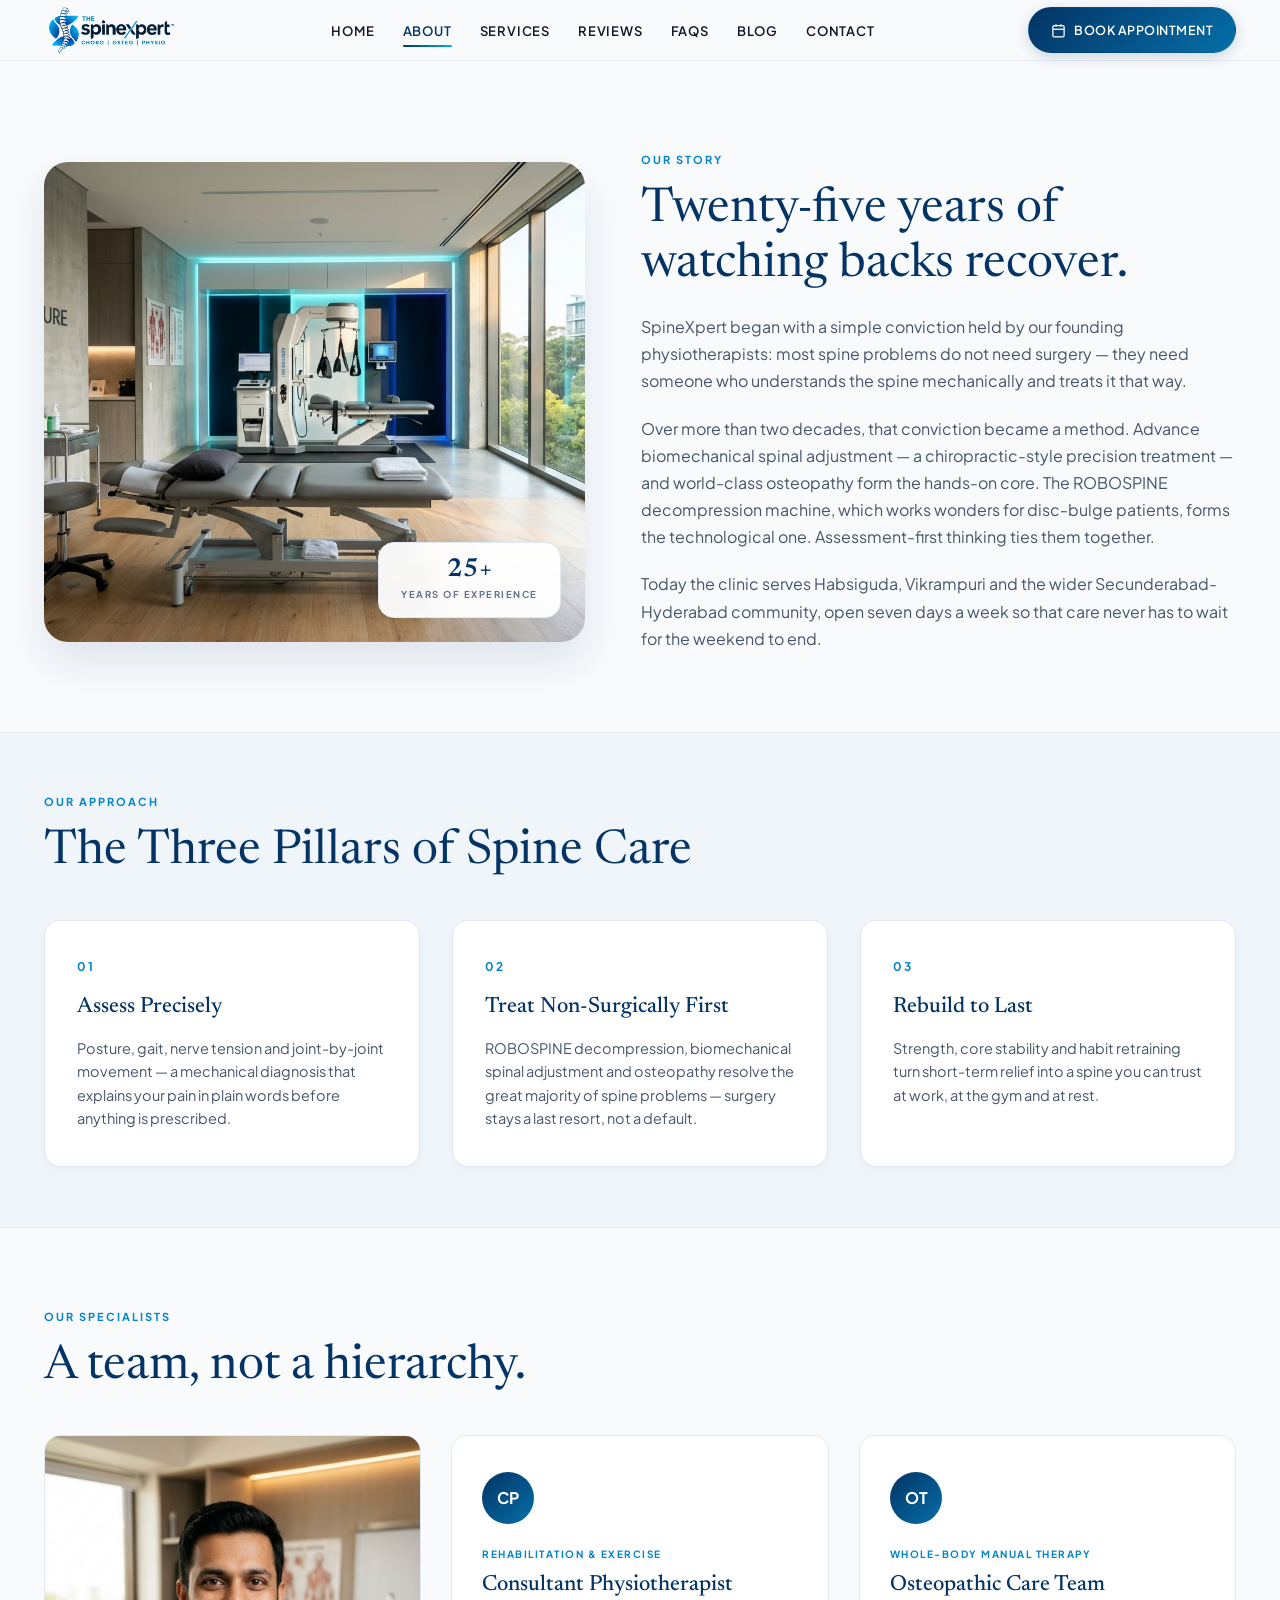
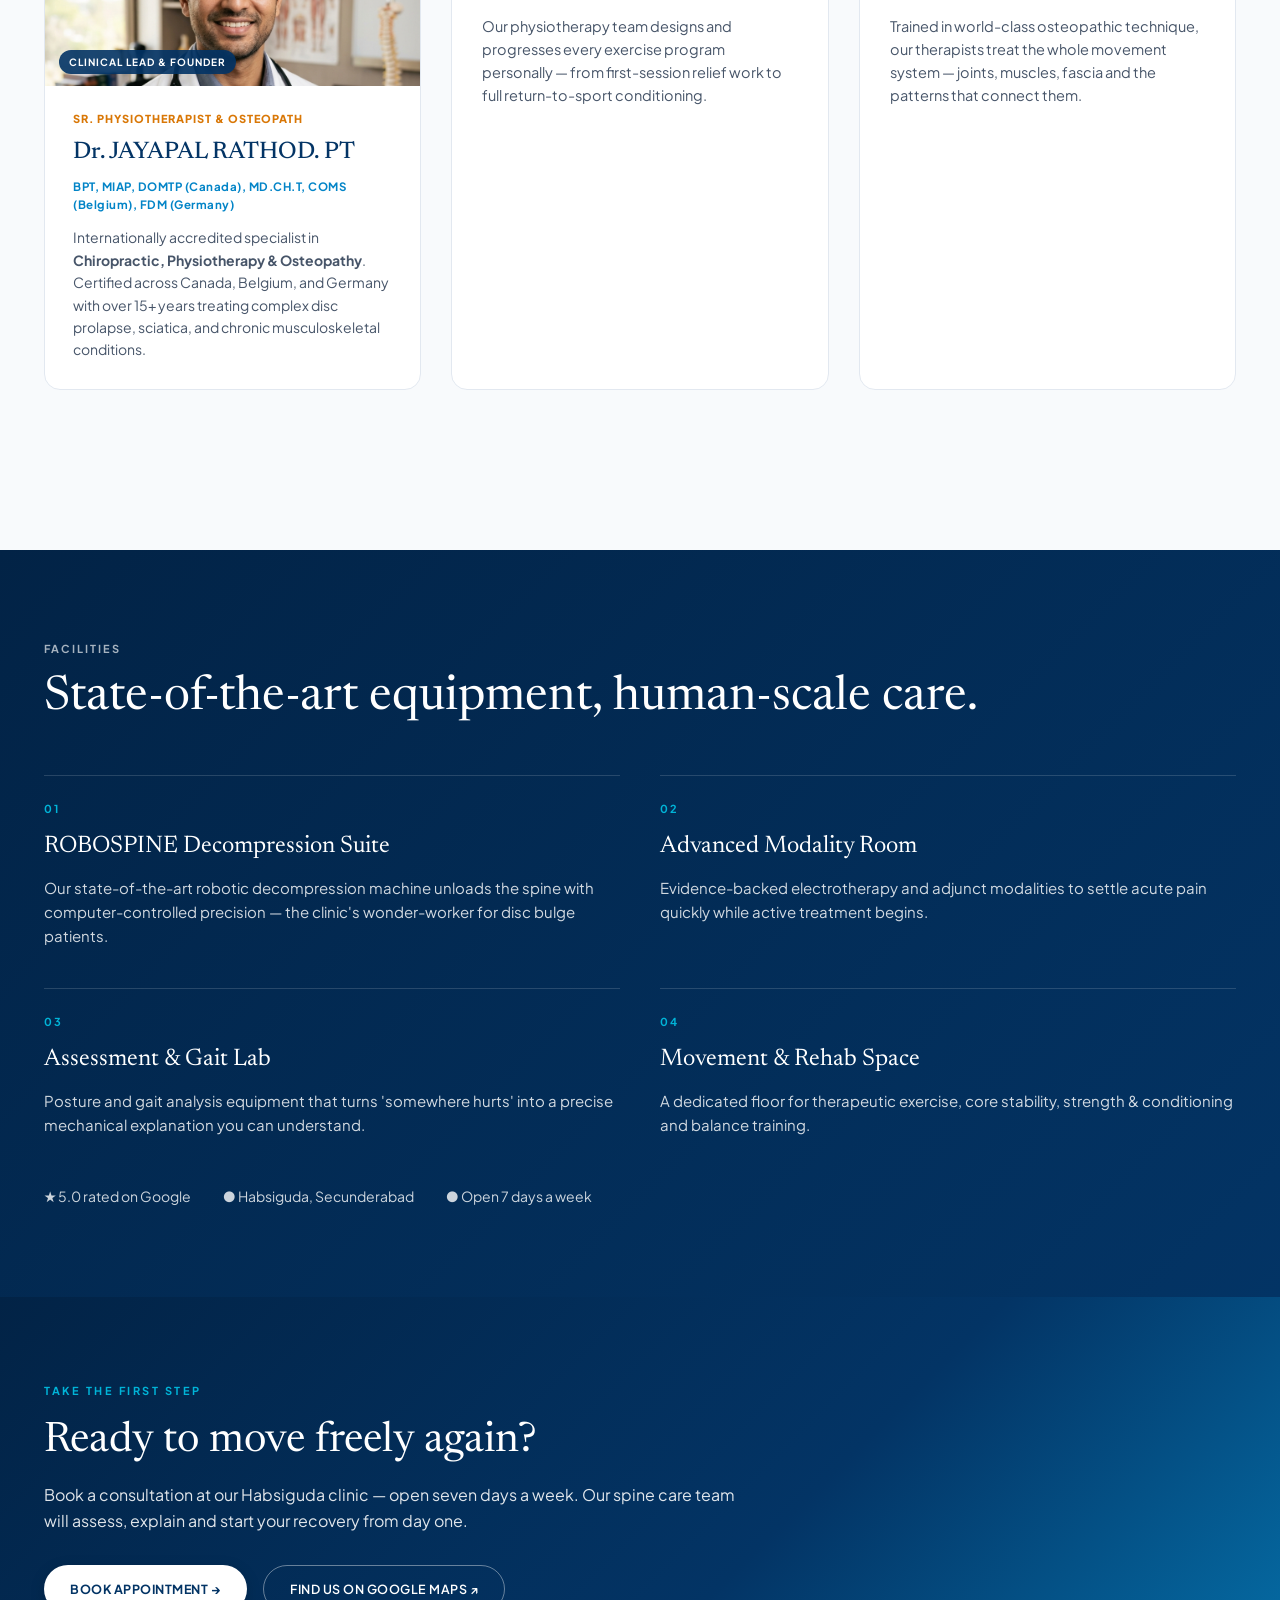
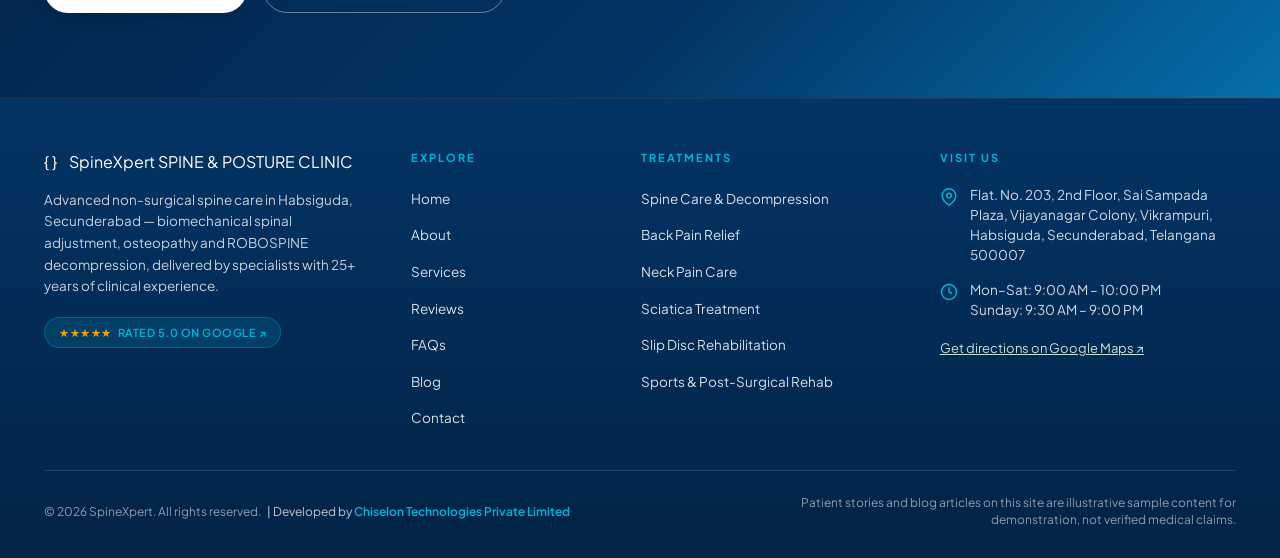
<file: about/index.html>
<!DOCTYPE html>
<html lang="en">
<head>
  <meta charset="UTF-8">
  <meta name="viewport" content="width=device-width, initial-scale=1.0">
  <title>About Us | SpineXpert - Spine & Posture Clinic</title>
    <!-- Favicon -->
  <link rel="icon" type="image/png" sizes="32x32" href="../assets/images/favicon-32x32.png">
  <link rel="icon" type="image/png" href="../assets/images/favicon.png">
  <link rel="apple-touch-icon" sizes="180x180" href="../assets/images/apple-touch-icon.png">
  <!-- Google Fonts -->
  <link rel="preconnect" href="https://fonts.googleapis.com">
  <link rel="preconnect" href="https://fonts.gstatic.com" crossorigin>
  <link href="https://fonts.googleapis.com/css2?family=Newsreader:ital,opsz,wght@0,6..72,300..700;1,6..72,300..700&family=Plus+Jakarta+Sans:wght@400;500;600;700&display=swap" rel="stylesheet">
  <!-- Stylesheets -->
  <link rel="stylesheet" href="../assets/css/aos.css">
  <link rel="stylesheet" href="../assets/css/style.css">
  <link rel="stylesheet" href="../assets/css/components.css">
  <link rel="stylesheet" href="../assets/css/doctor.css">
  <link rel="stylesheet" href="../assets/css/smart-modal.css">
</head>
<body>

  <!-- Navigation Header -->
  <header class="header">
    <div class="container nav-container">
      <a href="../" class="logo">
        <img src="../assets/images/logo.png" alt="SpineXpert Spine and Posture Clinic" class="logo-img">
      </a>

      <nav>
        <ul class="nav-links">
          <li><a href="../" class="nav-link">HOME</a></li>
          <li><a href="../about/" class="nav-link active">ABOUT</a></li>
          <li><a href="../services/" class="nav-link">SERVICES</a></li>
          <li><a href="../reviews/" class="nav-link">REVIEWS</a></li>
          <li><a href="../faqs/" class="nav-link">FAQS</a></li>
          <li><a href="../blog/" class="nav-link">BLOG</a></li>
          <li><a href="../contact/" class="nav-link">CONTACT</a></li>
        </ul>
      </nav>

      <div class="nav-actions">
        <a href="#book" class="btn-book" data-open-booking>
          <svg width="15" height="15" viewBox="0 0 24 24" fill="none" stroke="currentColor" stroke-width="2"><rect x="3" y="4" width="18" height="18" rx="2" ry="2"></rect><line x1="16" y1="2" x2="16" y2="6"></line><line x1="8" y1="2" x2="8" y2="6"></line><line x1="3" y1="10" x2="21" y2="10"></line></svg>
          BOOK APPOINTMENT
        </a>
        <button class="mobile-toggle" aria-label="Toggle navigation">☰</button>
      </div>
    </div>
  </header>

  <main>
    <!-- Our Story Section -->
    <section class="container" style="padding-top: 40px;">
      <div class="about-hero-grid" data-aos="fade-up">
        <div class="about-img-wrap" data-aos="fade-right">
          <img src="../assets/images/about-story.jpg" alt="Spine therapy and clinical hands-on care at SpineXpert">
          <div class="about-experience-pill">
            <div class="about-experience-num">25+</div>
            <div class="about-experience-text">YEARS OF EXPERIENCE</div>
          </div>
        </div>

        <div>
          <span class="eyebrow">OUR STORY</span>
          <h1 class="page-title">Twenty-five years of watching backs recover.</h1>
          <p style="font-size: 16px; color: var(--text-muted); line-height: 1.7; margin-bottom: 20px;">
            SpineXpert began with a simple conviction held by our founding physiotherapists: most spine problems do not need surgery &mdash; they need someone who understands the spine mechanically and treats it that way.
          </p>
          <p style="font-size: 16px; color: var(--text-muted); line-height: 1.7; margin-bottom: 20px;">
            Over more than two decades, that conviction became a method. Advance biomechanical spinal adjustment &mdash; a chiropractic-style precision treatment &mdash; and world-class osteopathy form the hands-on core. The ROBOSPINE decompression machine, which works wonders for disc-bulge patients, forms the technological one. Assessment-first thinking ties them together.
          </p>
          <p style="font-size: 16px; color: var(--text-muted); line-height: 1.7;">
            Today the clinic serves Habsiguda, Vikrampuri and the wider Secunderabad-Hyderabad community, open seven days a week so that care never has to wait for the weekend to end.
          </p>
        </div>
      </div>
    </section>

    <!-- Our Approach -->
    <section class="highlights-section">
      <div class="container">
        <div class="eyebrow">OUR APPROACH</div>
        <h2 class="page-title" style="margin-bottom: 40px;">The Three Pillars of Spine Care</h2>
        
        <div class="highlights-grid">
          <div class="highlight-card">
            <div class="highlight-num">01</div>
            <h3 class="highlight-title">Assess Precisely</h3>
            <p class="highlight-desc">Posture, gait, nerve tension and joint-by-joint movement &mdash; a mechanical diagnosis that explains your pain in plain words before anything is prescribed.</p>
          </div>
          <div class="highlight-card">
            <div class="highlight-num">02</div>
            <h3 class="highlight-title">Treat Non-Surgically First</h3>
            <p class="highlight-desc">ROBOSPINE decompression, biomechanical spinal adjustment and osteopathy resolve the great majority of spine problems &mdash; surgery stays a last resort, not a default.</p>
          </div>
          <div class="highlight-card">
            <div class="highlight-num">03</div>
            <h3 class="highlight-title">Rebuild to Last</h3>
            <p class="highlight-desc">Strength, core stability and habit retraining turn short-term relief into a spine you can trust at work, at the gym and at rest.</p>
          </div>
        </div>
      </div>
    </section>

    <!-- Our Specialists -->
    <section class="container" style="padding: 80px 24px;">
      <span class="eyebrow">OUR SPECIALISTS</span>
      <h2 class="page-title">A team, not a hierarchy.</h2>
      
      <div class="team-grid" data-aos="fade-up">
        <div class="team-card" data-aos="fade-up" data-aos-delay="100" style="overflow: hidden; padding: 0;">
          <div style="height: 250px; overflow: hidden; background: #e2e8f0; position: relative;">
            <img src="../assets/images/dr-rathod-jaipal.jpg" alt="Dr. JAYAPAL RATHOD. PT - Sr. Physiotherapist & Osteopath" style="width: 100%; height: 100%; object-fit: cover; object-position: top center;">
            <div style="position: absolute; bottom: 12px; left: 14px; background: rgba(3, 52, 101, 0.9); color: #fff; font-size: 10px; font-weight: 700; padding: 4px 10px; border-radius: 999px; letter-spacing: 1px;">CLINICAL LEAD &amp; FOUNDER</div>
          </div>
          <div style="padding: 24px 28px 28px;">
            <div class="team-role-tag" style="color: #d97706; font-weight: 800; font-size: 11px; letter-spacing: 1px;">SR. PHYSIOTHERAPIST &amp; OSTEOPATH</div>
            <h3 class="team-name" style="font-size: 24px; margin-bottom: 6px; color: var(--primary-navy);">Dr. JAYAPAL RATHOD. PT</h3>
            <div style="font-size: 11.5px; font-weight: 700; color: #0284c7; margin-bottom: 12px; letter-spacing: 0.5px;">
              BPT, MIAP, DOMTP (Canada), MD.CH.T, COMS (Belgium), FDM (Germany)
            </div>
            <p class="team-bio" style="font-size: 14px; line-height: 1.6; color: var(--text-muted);">
              Internationally accredited specialist in <strong>Chiropractic, Physiotherapy &amp; Osteopathy</strong>. Certified across Canada, Belgium, and Germany with over 15+ years treating complex disc prolapse, sciatica, and chronic musculoskeletal conditions.
            </p>
          </div>
        </div>

        <div class="team-card" data-aos="fade-up" data-aos-delay="200">
          <div class="team-initials">CP</div>
          <div class="team-role-tag">REHABILITATION & EXERCISE</div>
          <h3 class="team-name">Consultant Physiotherapist</h3>
          <p class="team-bio">
            Our physiotherapy team designs and progresses every exercise program personally &mdash; from first-session relief work to full return-to-sport conditioning.
          </p>
        </div>

        <div class="team-card" data-aos="fade-up" data-aos-delay="300">
          <div class="team-initials">OT</div>
          <div class="team-role-tag">WHOLE-BODY MANUAL THERAPY</div>
          <h3 class="team-name">Osteopathic Care Team</h3>
          <p class="team-bio">
            Trained in world-class osteopathic technique, our therapists treat the whole movement system &mdash; joints, muscles, fascia and the patterns that connect them.
          </p>
        </div>
      </div>
    </section>

    <!-- Facilities Section (Dark Green) -->
    <section class="facilities-section">
      <div class="container">
        <span class="eyebrow" style="color: rgba(255, 255, 255, 0.65);">FACILITIES</span>
        <h2 class="page-title" style="color: var(--white);">State-of-the-art equipment, human-scale care.</h2>

        <div class="facilities-grid" data-aos="fade-up">
          <div class="facility-item">
            <div class="facility-num">01</div>
            <h3 class="facility-title">ROBOSPINE Decompression Suite</h3>
            <p class="facility-desc">Our state-of-the-art robotic decompression machine unloads the spine with computer-controlled precision &mdash; the clinic's wonder-worker for disc bulge patients.</p>
          </div>

          <div class="facility-item">
            <div class="facility-num">02</div>
            <h3 class="facility-title">Advanced Modality Room</h3>
            <p class="facility-desc">Evidence-backed electrotherapy and adjunct modalities to settle acute pain quickly while active treatment begins.</p>
          </div>

          <div class="facility-item">
            <div class="facility-num">03</div>
            <h3 class="facility-title">Assessment & Gait Lab</h3>
            <p class="facility-desc">Posture and gait analysis equipment that turns 'somewhere hurts' into a precise mechanical explanation you can understand.</p>
          </div>

          <div class="facility-item">
            <div class="facility-num">04</div>
            <h3 class="facility-title">Movement & Rehab Space</h3>
            <p class="facility-desc">A dedicated floor for therapeutic exercise, core stability, strength & conditioning and balance training.</p>
          </div>
        </div>

        <div style="margin-top: 48px; display: flex; gap: 32px; font-size: 14px; color: rgba(255,255,255,0.8); flex-wrap: wrap;">
          <span>&#9733; 5.0 rated on Google</span>
          <span>&#9679; Habsiguda, Secunderabad</span>
          <span>&#9679; Open 7 days a week</span>
        </div>
      </div>
    </section>

    <!-- Global CTA Banner -->
    <section class="cta-banner-section" style="margin-top: 0;">
      <div class="container">
        <div class="cta-banner-content" data-aos="zoom-in">
          <div class="cta-banner-eyebrow">TAKE THE FIRST STEP</div>
          <h2 class="cta-banner-title">Ready to move freely again?</h2>
          <p class="cta-banner-text">Book a consultation at our Habsiguda clinic &mdash; open seven days a week. Our spine care team will assess, explain and start your recovery from day one.</p>
          <div class="cta-banner-buttons">
            <a href="#book" class="btn-white" data-open-booking>
              BOOK APPOINTMENT &rarr;
            </a>
            <a href="https://maps.app.goo.gl/r6jLsgNT8QfVkWU5A" target="_blank" rel="noopener" class="btn-banner-outline">
              FIND US ON GOOGLE MAPS &nearr;
            </a>
          </div>
        </div>
      </div>
    </section>
  </main>

  <!-- Global Footer -->
  <footer class="site-footer">
    <div class="container">
      <div class="footer-grid">
        <div class="footer-brand">
          <div class="logo">
            <div class="logo-icon">{ }</div>
            <div class="logo-text">
              <span class="logo-title">SpineXpert</span>
              <span class="logo-subtitle">SPINE & POSTURE CLINIC</span>
            </div>
          </div>
          <p class="footer-desc">
            Advanced non-surgical spine care in Habsiguda, Secunderabad &mdash; biomechanical spinal adjustment, osteopathy and ROBOSPINE decompression, delivered by specialists with 25+ years of clinical experience.
          </p>
          <div class="footer-badge">
            <span class="stars">&#9733;&#9733;&#9733;&#9733;&#9733;</span>
            <span>RATED 5.0 ON GOOGLE &nearr;</span>
          </div>
        </div>

        <div>
          <div class="footer-col-title">EXPLORE</div>
          <ul class="footer-links">
            <li><a href="../">Home</a></li>
            <li><a href="../about/">About</a></li>
            <li><a href="../services/">Services</a></li>
            <li><a href="../reviews/">Reviews</a></li>
            <li><a href="../faqs/">FAQs</a></li>
            <li><a href="../blog/">Blog</a></li>
            <li><a href="../contact/">Contact</a></li>
          </ul>
        </div>

        <div>
          <div class="footer-col-title">TREATMENTS</div>
          <ul class="footer-links">
            <li><a href="../services/">Spine Care & Decompression</a></li>
            <li><a href="../services/">Back Pain Relief</a></li>
            <li><a href="../services/">Neck Pain Care</a></li>
            <li><a href="../services/">Sciatica Treatment</a></li>
            <li><a href="../services/">Slip Disc Rehabilitation</a></li>
            <li><a href="../services/">Sports & Post-Surgical Rehab</a></li>
          </ul>
        </div>

        <div>
          <div class="footer-col-title">VISIT US</div>
          <div class="footer-contact-item">
            <svg width="18" height="18" viewBox="0 0 24 24" fill="none" stroke="currentColor" stroke-width="2"><path d="M21 10c0 7-9 13-9 13s-9-6-9-13a9 9 0 0 1 18 0z"></path><circle cx="12" cy="10" r="3"></circle></svg>
            <div>Flat. No. 203, 2nd Floor, Sai Sampada Plaza, Vijayanagar Colony, Vikrampuri, Habsiguda, Secunderabad, Telangana 500007</div>
          </div>
          <div class="footer-contact-item">
            <svg width="18" height="18" viewBox="0 0 24 24" fill="none" stroke="currentColor" stroke-width="2"><circle cx="12" cy="12" r="10"></circle><polyline points="12 6 12 12 16 14"></polyline></svg>
            <div>Mon&ndash;Sat: 9:00 AM &ndash; 10:00 PM<br>Sunday: 9:30 AM &ndash; 9:00 PM</div>
          </div>
          <div style="margin-top: 14px;">
            <a href="https://maps.app.goo.gl/r6jLsgNT8QfVkWU5A" target="_blank" rel="noopener" style="color: #cadfd4; font-size: 13px; text-decoration: underline;">
              Get directions on Google Maps &nearr;
            </a>
          </div>
        </div>
      </div>

      <div class="footer-bottom">
        <div>&copy; 2026 SpineXpert. All rights reserved. <span class="footer-credit">| Developed by <a href="https://www.chiselontechnologies.com/" target="_blank" rel="noopener" class="developer-link"><strong>Chiselon Technologies Private Limited</strong></a></span></div>
        <div class="footer-disclaimer">Patient stories and blog articles on this site are illustrative sample content for demonstration, not verified medical claims.</div>
      </div>
    </div>
  </footer>

      <!-- ============ SMART ENGAGEMENT MODAL (Exact design from Revive Clinic) ============ -->
    <div class="smart-modal-overlay" id="smartEngagementModal" aria-hidden="true">
      <div class="smart-modal-card" role="dialog" aria-modal="true" aria-labelledby="smartModalHeadline">
        <!-- Header Bar -->
        <div class="smart-modal-header">
          <button class="smart-modal-close" id="smartModalClose" type="button" aria-label="Close modal">
            <svg viewBox="0 0 24 24" width="18" height="18" stroke="currentColor" stroke-width="2.2" fill="none" stroke-linecap="round" stroke-linejoin="round">
              <line x1="18" y1="6" x2="6" y2="18"></line>
              <line x1="6" y1="6" x2="18" y2="18"></line>
            </svg>
          </button>
          <div class="smart-modal-tag" id="smartModalTag">
            <svg viewBox="0 0 24 24" width="13" height="13" fill="none" stroke="currentColor" stroke-width="2.5" stroke-linecap="round" stroke-linejoin="round">
              <path d="m12 3-1.912 5.813a2 2 0 0 1-1.275 1.275L3 12l5.813 1.912a2 2 0 0 1 1.275 1.275L12 21l1.912-5.813a2 2 0 0 1 1.275-1.275L21 12l-5.813-1.912a2 2 0 0 1-1.275-1.275L12 3Z"/>
            </svg>
            <span id="smartModalTagText">WELCOME TO SPINEXPERT</span>
          </div>
          <h3 class="smart-modal-headline" id="smartModalHeadline">Looking for Expert Spine &amp; Physiotherapy Consultation?</h3>
          <p class="smart-modal-sub" id="smartModalSub">
            Need relief from neck pain, back pain, sciatica, slip disc or posture issues? Book an appointment or request a quick callback from our spine specialist in Habsiguda.
          </p>
        </div>

        <!-- Modal Body with 2 Tabs -->
        <div class="smart-modal-body">
          <div class="smart-tabs-nav">
            <button type="button" class="smart-tab-btn active" id="tabBtnBooking" data-tab="bookingTab">
              <svg viewBox="0 0 24 24" width="16" height="16" fill="none" stroke="currentColor" stroke-width="2" stroke-linecap="round" stroke-linejoin="round">
                <rect width="18" height="18" x="3" y="4" rx="2" ry="2"/>
                <line x1="16" x2="16" y1="2" y2="6"/>
                <line x1="8" x2="8" y1="2" y2="6"/>
                <line x1="3" x2="21" y1="10" y2="10"/>
              </svg>
              <span>Book Appointment</span>
            </button>
            <button type="button" class="smart-tab-btn" id="tabBtnCallback" data-tab="callbackTab">
              <svg viewBox="0 0 24 24" width="16" height="16" fill="none" stroke="currentColor" stroke-width="2" stroke-linecap="round" stroke-linejoin="round">
                <path d="M22 16.92v3a2 2 0 0 1-2.18 2 19.79 19.79 0 0 1-8.63-3.07 19.5 19.5 0 0 1-6-6 19.79 19.79 0 0 1-3.07-8.67A2 2 0 0 1 4.11 2h3a2 2 0 0 1 2 1.72 12.84 12.84 0 0 0 .7 2.81 2 2 0 0 1-.45 2.11L8.09 9.91a16 16 0 0 0 6 6l1.27-1.27a2 2 0 0 1 2.11-.45 12.84 12.84 0 0 0 2.81.7A2 2 0 0 1 22 16.92z"/>
              </svg>
              <span>Request Callback</span>
            </button>
          </div>

          <!-- Tab 1: Book Appointment (QR Code & Direct Link) -->
          <div class="smart-tab-pane active" id="bookingTab">
            <div class="smart-qr-card">
              <div class="smart-qr-badge">
                <span style="display:inline-block; width:6px; height:6px; background:#4ade80; border-radius:50%;"></span>
                Instant Confirmed Slot
              </div>
              <h4 class="smart-qr-title">Direct Online Booking</h4>
              <p class="smart-qr-desc">
                Select your preferred doctor, date, and live consultation time slot directly on our patient portal.
              </p>

              <div class="smart-qr-content-split">
                <div style="flex: 1;">
                  <a href="https://clinic.physioelitece.fit/patient-booking?token=clx_KrfnUzbXfuJDHYltwGSFXj6y" 
                     target="_blank" 
                     rel="noopener" 
                     class="smart-direct-btn">
                    <span>Book Online Instantly &nearr;</span>
                  </a>
                  <p style="font-size: 0.78rem; color: #94a3b8; margin: 8px 0 0; line-height: 1.4;">
                    Instant confirmation sent to your phone.
                  </p>
                </div>
                <div class="smart-qr-image-wrap">
                  <img src="../assets/images/booking-qr.png" alt="Scan to Book Online" width="90" height="90" />
                  <span>Scan to Book</span>
                </div>
              </div>
            </div>
          </div>

          <!-- Tab 2: Request Call Back -->
          <div class="smart-tab-pane" id="callbackTab">
            <form id="smartCallbackForm">
              <div style="display: flex; flex-direction: column; gap: 1rem;">
                <div>
                  <label class="smart-field-label">Your Name *</label>
                  <div class="smart-input-wrap">
                    <div class="smart-input-icon">
                      <svg viewBox="0 0 24 24" width="16" height="16" fill="none" stroke="currentColor" stroke-width="2" stroke-linecap="round" stroke-linejoin="round">
                        <path d="M19 21v-2a4 4 0 0 0-4-4H9a4 4 0 0 0-4 4v2"/>
                        <circle cx="12" cy="7" r="4"/>
                      </svg>
                    </div>
                    <input type="text" id="smartCallbackName" class="smart-input" required placeholder="Enter your full name" autocomplete="name" />
                  </div>
                </div>

                <div>
                  <label class="smart-field-label">Phone Number *</label>
                  <div class="smart-input-wrap">
                    <div class="smart-input-icon">
                      <svg viewBox="0 0 24 24" width="16" height="16" fill="none" stroke="currentColor" stroke-width="2" stroke-linecap="round" stroke-linejoin="round">
                        <path d="M22 16.92v3a2 2 0 0 1-2.18 2 19.79 19.79 0 0 1-8.63-3.07 19.5 19.5 0 0 1-6-6 19.79 19.79 0 0 1-3.07-8.67A2 2 0 0 1 4.11 2h3a2 2 0 0 1 2 1.72 12.84 12.84 0 0 0 .7 2.81 2 2 0 0 1-.45 2.11L8.09 9.91a16 16 0 0 0 6 6l1.27-1.27a2 2 0 0 1 2.11-.45 12.84 12.84 0 0 0 2.81.7A2 2 0 0 1 22 16.92z"/>
                      </svg>
                    </div>
                    <input type="tel" id="smartCallbackPhone" class="smart-input" required placeholder="Enter 10-digit mobile number" inputmode="numeric" pattern="[0-9+ -]{10,16}" autocomplete="tel" />
                  </div>
                </div>

                <button type="submit" class="smart-wa-submit-btn">
                  <svg viewBox="0 0 24 24" width="20" height="20" fill="currentColor">
                    <path d="M20.52 3.48A11.93 11.93 0 0 0 12.04 0C5.46 0 .1 5.36.1 11.94c0 2.1.55 4.15 1.6 5.96L0 24l6.28-1.65a11.9 11.9 0 0 0 5.76 1.48h.01c6.57 0 11.93-5.36 11.93-11.94 0-3.19-1.24-6.19-3.46-8.41ZM12.05 21.8a9.88 9.88 0 0 1-5.04-1.38l-.36-.21-3.74.98 1-3.64-.23-.37a9.87 9.87 0 0 1-1.52-5.24C2.16 6.5 6.6 2.06 12.05 2.06c2.64 0 5.12 1.03 6.98 2.89a9.82 9.82 0 0 1 2.9 6.99c0 5.45-4.44 9.86-9.88 9.86Zm5.42-7.4c-.3-.15-1.76-.87-2.03-.97-.27-.1-.47-.15-.67.15-.2.3-.77.97-.95 1.17-.17.2-.35.22-.65.07-.3-.15-1.26-.46-2.4-1.48-.89-.79-1.49-1.77-1.66-2.07-.17-.3-.02-.46.13-.61.14-.13.3-.35.45-.52.15-.17.2-.3.3-.5.1-.2.05-.37-.02-.52-.08-.15-.67-1.62-.92-2.22-.24-.58-.49-.5-.67-.51h-.57c-.2 0-.52.07-.8.37-.27.3-1.05 1.03-1.05 2.51s1.08 2.91 1.23 3.11c.15.2 2.12 3.24 5.14 4.54.72.31 1.28.5 1.72.64.72.23 1.38.2 1.9.12.58-.09 1.76-.72 2.01-1.42.25-.7.25-1.3.17-1.42-.07-.12-.27-.2-.57-.35Z"/>
                  </svg>
                  <span>Request Callback via WhatsApp</span>
                </button>
              </div>
            </form>
          </div>
        </div>
      </div>
    </div>

  <script src="../assets/js/aos.js"></script>
  <script src="../assets/js/main.js"></script>
  <script src="../assets/js/smart-modal.js"></script>
</body>
</html>
</file>
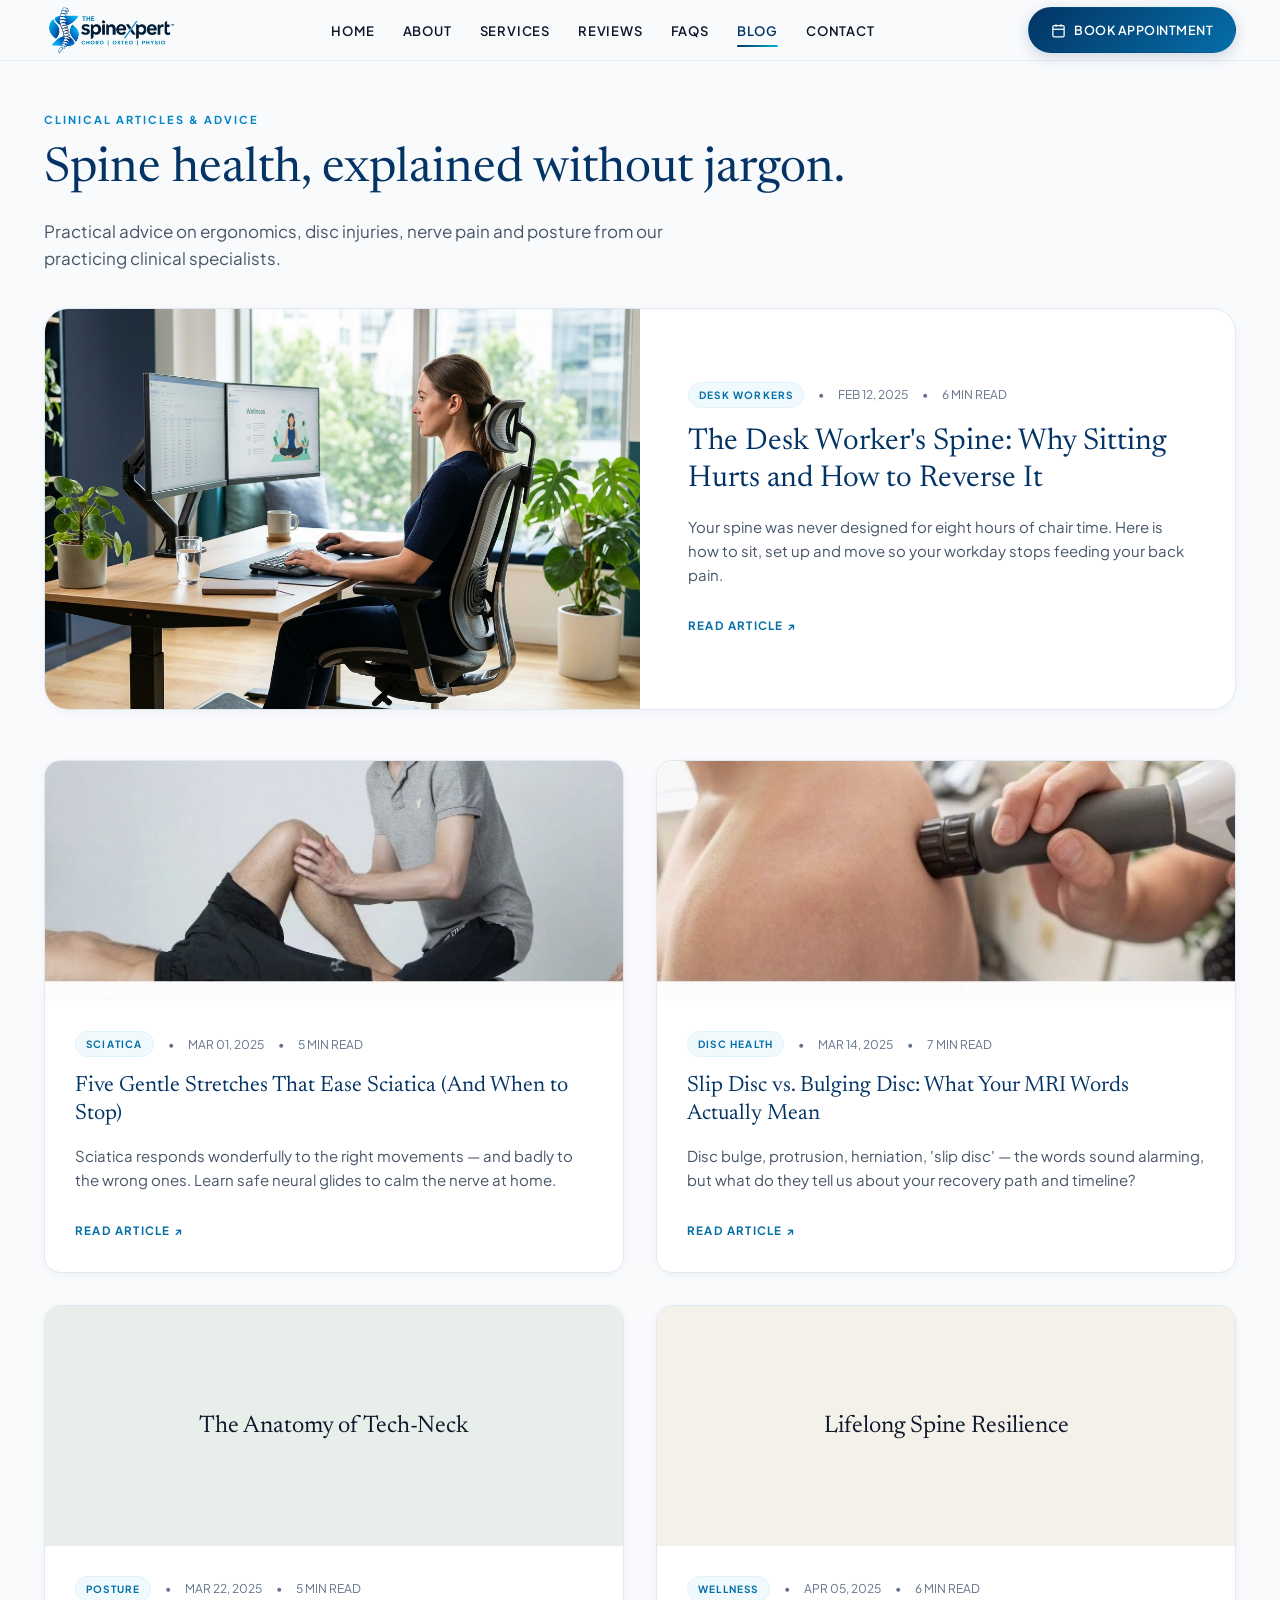
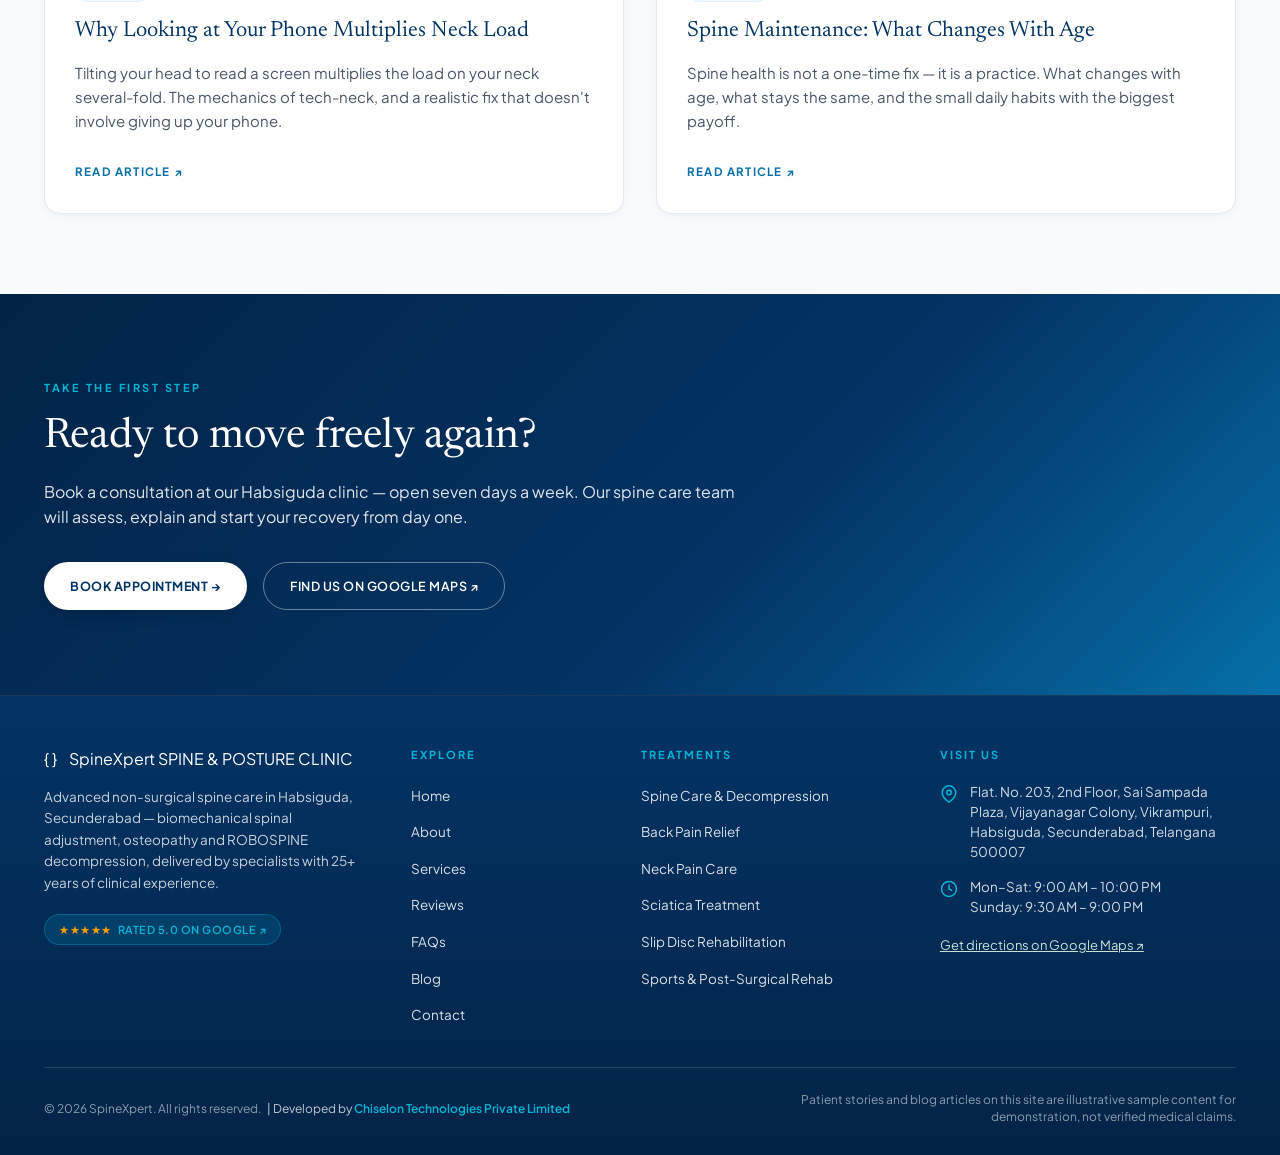
<file: blog/index.html>
<!DOCTYPE html>
<html lang="en">
<head>
  <meta charset="UTF-8">
  <meta name="viewport" content="width=device-width, initial-scale=1.0">
  <title>Blog & Clinical Articles | SpineXpert - Spine & Posture Insights</title>
    <!-- Favicon -->
  <link rel="icon" type="image/png" sizes="32x32" href="../assets/images/favicon-32x32.png">
  <link rel="icon" type="image/png" href="../assets/images/favicon.png">
  <link rel="apple-touch-icon" sizes="180x180" href="../assets/images/apple-touch-icon.png">
  <!-- Google Fonts -->
  <link rel="preconnect" href="https://fonts.googleapis.com">
  <link rel="preconnect" href="https://fonts.gstatic.com" crossorigin>
  <link href="https://fonts.googleapis.com/css2?family=Newsreader:ital,opsz,wght@0,6..72,300..700;1,6..72,300..700&family=Plus+Jakarta+Sans:wght@400;500;600;700&display=swap" rel="stylesheet">
  <!-- Stylesheets -->
  <link rel="stylesheet" href="../assets/css/aos.css">
  <link rel="stylesheet" href="../assets/css/style.css">
  <link rel="stylesheet" href="../assets/css/components.css">
  <link rel="stylesheet" href="../assets/css/smart-modal.css">
</head>
<body>

  <!-- Navigation Header -->
  <header class="header">
    <div class="container nav-container">
      <a href="../" class="logo">
        <img src="../assets/images/logo.png" alt="SpineXpert Spine and Posture Clinic" class="logo-img">
      </a>

      <nav>
        <ul class="nav-links">
          <li><a href="../" class="nav-link">HOME</a></li>
          <li><a href="../about/" class="nav-link">ABOUT</a></li>
          <li><a href="../services/" class="nav-link">SERVICES</a></li>
          <li><a href="../reviews/" class="nav-link">REVIEWS</a></li>
          <li><a href="../faqs/" class="nav-link">FAQS</a></li>
          <li><a href="../blog/" class="nav-link active">BLOG</a></li>
          <li><a href="../contact/" class="nav-link">CONTACT</a></li>
        </ul>
      </nav>

      <div class="nav-actions">
        <a href="#book" class="btn-book" data-open-booking>
          <svg width="15" height="15" viewBox="0 0 24 24" fill="none" stroke="currentColor" stroke-width="2"><rect x="3" y="4" width="18" height="18" rx="2" ry="2"></rect><line x1="16" y1="2" x2="16" y2="6"></line><line x1="8" y1="2" x2="8" y2="6"></line><line x1="3" y1="10" x2="21" y2="10"></line></svg>
          BOOK APPOINTMENT
        </a>
        <button class="mobile-toggle" aria-label="Toggle navigation">☰</button>
      </div>
    </div>
  </header>

  <main>
    <section class="container" style="padding-top: 50px;">
      <span class="eyebrow">CLINICAL ARTICLES & ADVICE</span>
      <h1 class="page-title">Spine health, explained without jargon.</h1>
      <p class="page-lead">Practical advice on ergonomics, disc injuries, nerve pain and posture from our practicing clinical specialists.</p>

      <!-- Featured Big Article Card -->
      <article class="blog-featured-card" data-aos="fade-up">
        <div>
          <img class="blog-featured-img" src="../assets/images/blog-desk-workers.jpg" alt="Ergonomics and core stretches for desk workers">
        </div>
        <div class="blog-featured-content">
          <div class="blog-meta">
            <span class="blog-tag">DESK WORKERS</span>
            <span>&bull;</span>
            <span>FEB 12, 2025</span>
            <span>&bull;</span>
            <span>6 MIN READ</span>
          </div>
          <h2 class="blog-title">
            <a href="#read">The Desk Worker's Spine: Why Sitting Hurts and How to Reverse It</a>
          </h2>
          <p class="blog-excerpt">
            Your spine was never designed for eight hours of chair time. Here is how to sit, set up and move so your workday stops feeding your back pain.
          </p>
          <div>
            <a href="#read" class="blog-read-link">
              READ ARTICLE &nearr;
            </a>
          </div>
        </div>
      </article>

      <!-- Blog Grid (4 Secondary Articles) -->
      <div class="blog-grid">
        <!-- Article 2 -->
        <article class="blog-card" data-aos="fade-up" data-aos-delay="150">
          <img class="blog-card-img" src="../assets/images/blog-sciatica.jpg" alt="Gentle stretches for Sciatica easing">
          <div class="blog-card-body">
            <div class="blog-meta">
              <span class="blog-tag">SCIATICA</span>
              <span>&bull;</span>
              <span>MAR 01, 2025</span>
              <span>&bull;</span>
              <span>5 MIN READ</span>
            </div>
            <h3 class="blog-title">
              <a href="#read">Five Gentle Stretches That Ease Sciatica (And When to Stop)</a>
            </h3>
            <p class="blog-excerpt">
              Sciatica responds wonderfully to the right movements &mdash; and badly to the wrong ones. Learn safe neural glides to calm the nerve at home.
            </p>
            <a href="#read" class="blog-read-link">READ ARTICLE &nearr;</a>
          </div>
        </article>

        <!-- Article 3 -->
        <article class="blog-card" data-aos="fade-up" data-aos-delay="150">
          <img class="blog-card-img" src="../assets/images/blog-disc-health.jpg" alt="Slip Disc vs Bulging Disc MRI explanation">
          <div class="blog-card-body">
            <div class="blog-meta">
              <span class="blog-tag">DISC HEALTH</span>
              <span>&bull;</span>
              <span>MAR 14, 2025</span>
              <span>&bull;</span>
              <span>7 MIN READ</span>
            </div>
            <h3 class="blog-title">
              <a href="#read">Slip Disc vs. Bulging Disc: What Your MRI Words Actually Mean</a>
            </h3>
            <p class="blog-excerpt">
              Disc bulge, protrusion, herniation, 'slip disc' &mdash; the words sound alarming, but what do they tell us about your recovery path and timeline?
            </p>
            <a href="#read" class="blog-read-link">READ ARTICLE &nearr;</a>
          </div>
        </article>

        <!-- Article 4 -->
        <article class="blog-card" data-aos="fade-up" data-aos-delay="150">
          <div style="height: 240px; background: #e8eee9; display: flex; align-items: center; justify-content: center; color: var(--forest-green); font-family: var(--font-serif); font-size: 24px; padding: 20px; text-align: center;">
            The Anatomy of Tech-Neck
          </div>
          <div class="blog-card-body">
            <div class="blog-meta">
              <span class="blog-tag">POSTURE</span>
              <span>&bull;</span>
              <span>MAR 22, 2025</span>
              <span>&bull;</span>
              <span>5 MIN READ</span>
            </div>
            <h3 class="blog-title">
              <a href="#read">Why Looking at Your Phone Multiplies Neck Load</a>
            </h3>
            <p class="blog-excerpt">
              Tilting your head to read a screen multiplies the load on your neck several-fold. The mechanics of tech-neck, and a realistic fix that doesn't involve giving up your phone.
            </p>
            <a href="#read" class="blog-read-link">READ ARTICLE &nearr;</a>
          </div>
        </article>

        <!-- Article 5 -->
        <article class="blog-card" data-aos="fade-up" data-aos-delay="150">
          <div style="height: 240px; background: #f4f1ea; display: flex; align-items: center; justify-content: center; color: var(--forest-green); font-family: var(--font-serif); font-size: 24px; padding: 20px; text-align: center;">
            Lifelong Spine Resilience
          </div>
          <div class="blog-card-body">
            <div class="blog-meta">
              <span class="blog-tag">WELLNESS</span>
              <span>&bull;</span>
              <span>APR 05, 2025</span>
              <span>&bull;</span>
              <span>6 MIN READ</span>
            </div>
            <h3 class="blog-title">
              <a href="#read">Spine Maintenance: What Changes With Age</a>
            </h3>
            <p class="blog-excerpt">
              Spine health is not a one-time fix &mdash; it is a practice. What changes with age, what stays the same, and the small daily habits with the biggest payoff.
            </p>
            <a href="#read" class="blog-read-link">READ ARTICLE &nearr;</a>
          </div>
        </article>
      </div>
    </section>

    <!-- Global CTA Banner -->
    <section class="cta-banner-section">
      <div class="container">
        <div class="cta-banner-content" data-aos="zoom-in">
          <div class="cta-banner-eyebrow">TAKE THE FIRST STEP</div>
          <h2 class="cta-banner-title">Ready to move freely again?</h2>
          <p class="cta-banner-text">Book a consultation at our Habsiguda clinic &mdash; open seven days a week. Our spine care team will assess, explain and start your recovery from day one.</p>
          <div class="cta-banner-buttons">
            <a href="#book" class="btn-white" data-open-booking>
              BOOK APPOINTMENT &rarr;
            </a>
            <a href="https://maps.app.goo.gl/r6jLsgNT8QfVkWU5A" target="_blank" rel="noopener" class="btn-banner-outline">
              FIND US ON GOOGLE MAPS &nearr;
            </a>
          </div>
        </div>
      </div>
    </section>
  </main>

  <!-- Global Footer -->
  <footer class="site-footer">
    <div class="container">
      <div class="footer-grid">
        <div class="footer-brand">
          <div class="logo">
            <div class="logo-icon">{ }</div>
            <div class="logo-text">
              <span class="logo-title">SpineXpert</span>
              <span class="logo-subtitle">SPINE & POSTURE CLINIC</span>
            </div>
          </div>
          <p class="footer-desc">
            Advanced non-surgical spine care in Habsiguda, Secunderabad &mdash; biomechanical spinal adjustment, osteopathy and ROBOSPINE decompression, delivered by specialists with 25+ years of clinical experience.
          </p>
          <div class="footer-badge">
            <span class="stars">&#9733;&#9733;&#9733;&#9733;&#9733;</span>
            <span>RATED 5.0 ON GOOGLE &nearr;</span>
          </div>
        </div>

        <div>
          <div class="footer-col-title">EXPLORE</div>
          <ul class="footer-links">
            <li><a href="../">Home</a></li>
            <li><a href="../about/">About</a></li>
            <li><a href="../services/">Services</a></li>
            <li><a href="../reviews/">Reviews</a></li>
            <li><a href="../faqs/">FAQs</a></li>
            <li><a href="../blog/">Blog</a></li>
            <li><a href="../contact/">Contact</a></li>
          </ul>
        </div>

        <div>
          <div class="footer-col-title">TREATMENTS</div>
          <ul class="footer-links">
            <li><a href="../services/">Spine Care & Decompression</a></li>
            <li><a href="../services/">Back Pain Relief</a></li>
            <li><a href="../services/">Neck Pain Care</a></li>
            <li><a href="../services/">Sciatica Treatment</a></li>
            <li><a href="../services/">Slip Disc Rehabilitation</a></li>
            <li><a href="../services/">Sports & Post-Surgical Rehab</a></li>
          </ul>
        </div>

        <div>
          <div class="footer-col-title">VISIT US</div>
          <div class="footer-contact-item">
            <svg width="18" height="18" viewBox="0 0 24 24" fill="none" stroke="currentColor" stroke-width="2"><path d="M21 10c0 7-9 13-9 13s-9-6-9-13a9 9 0 0 1 18 0z"></path><circle cx="12" cy="10" r="3"></circle></svg>
            <div>Flat. No. 203, 2nd Floor, Sai Sampada Plaza, Vijayanagar Colony, Vikrampuri, Habsiguda, Secunderabad, Telangana 500007</div>
          </div>
          <div class="footer-contact-item">
            <svg width="18" height="18" viewBox="0 0 24 24" fill="none" stroke="currentColor" stroke-width="2"><circle cx="12" cy="12" r="10"></circle><polyline points="12 6 12 12 16 14"></polyline></svg>
            <div>Mon&ndash;Sat: 9:00 AM &ndash; 10:00 PM<br>Sunday: 9:30 AM &ndash; 9:00 PM</div>
          </div>
          <div style="margin-top: 14px;">
            <a href="https://maps.app.goo.gl/r6jLsgNT8QfVkWU5A" target="_blank" rel="noopener" style="color: #cadfd4; font-size: 13px; text-decoration: underline;">
              Get directions on Google Maps &nearr;
            </a>
          </div>
        </div>
      </div>

      <div class="footer-bottom">
        <div>&copy; 2026 SpineXpert. All rights reserved. <span class="footer-credit">| Developed by <a href="https://www.chiselontechnologies.com/" target="_blank" rel="noopener" class="developer-link"><strong>Chiselon Technologies Private Limited</strong></a></span></div>
        <div class="footer-disclaimer">Patient stories and blog articles on this site are illustrative sample content for demonstration, not verified medical claims.</div>
      </div>
    </div>
  </footer>

      <!-- ============ SMART ENGAGEMENT MODAL (Exact design from Revive Clinic) ============ -->
    <div class="smart-modal-overlay" id="smartEngagementModal" aria-hidden="true">
      <div class="smart-modal-card" role="dialog" aria-modal="true" aria-labelledby="smartModalHeadline">
        <!-- Header Bar -->
        <div class="smart-modal-header">
          <button class="smart-modal-close" id="smartModalClose" type="button" aria-label="Close modal">
            <svg viewBox="0 0 24 24" width="18" height="18" stroke="currentColor" stroke-width="2.2" fill="none" stroke-linecap="round" stroke-linejoin="round">
              <line x1="18" y1="6" x2="6" y2="18"></line>
              <line x1="6" y1="6" x2="18" y2="18"></line>
            </svg>
          </button>
          <div class="smart-modal-tag" id="smartModalTag">
            <svg viewBox="0 0 24 24" width="13" height="13" fill="none" stroke="currentColor" stroke-width="2.5" stroke-linecap="round" stroke-linejoin="round">
              <path d="m12 3-1.912 5.813a2 2 0 0 1-1.275 1.275L3 12l5.813 1.912a2 2 0 0 1 1.275 1.275L12 21l1.912-5.813a2 2 0 0 1 1.275-1.275L21 12l-5.813-1.912a2 2 0 0 1-1.275-1.275L12 3Z"/>
            </svg>
            <span id="smartModalTagText">WELCOME TO SPINEXPERT</span>
          </div>
          <h3 class="smart-modal-headline" id="smartModalHeadline">Looking for Expert Spine &amp; Physiotherapy Consultation?</h3>
          <p class="smart-modal-sub" id="smartModalSub">
            Need relief from neck pain, back pain, sciatica, slip disc or posture issues? Book an appointment or request a quick callback from our spine specialist in Habsiguda.
          </p>
        </div>

        <!-- Modal Body with 2 Tabs -->
        <div class="smart-modal-body">
          <div class="smart-tabs-nav">
            <button type="button" class="smart-tab-btn active" id="tabBtnBooking" data-tab="bookingTab">
              <svg viewBox="0 0 24 24" width="16" height="16" fill="none" stroke="currentColor" stroke-width="2" stroke-linecap="round" stroke-linejoin="round">
                <rect width="18" height="18" x="3" y="4" rx="2" ry="2"/>
                <line x1="16" x2="16" y1="2" y2="6"/>
                <line x1="8" x2="8" y1="2" y2="6"/>
                <line x1="3" x2="21" y1="10" y2="10"/>
              </svg>
              <span>Book Appointment</span>
            </button>
            <button type="button" class="smart-tab-btn" id="tabBtnCallback" data-tab="callbackTab">
              <svg viewBox="0 0 24 24" width="16" height="16" fill="none" stroke="currentColor" stroke-width="2" stroke-linecap="round" stroke-linejoin="round">
                <path d="M22 16.92v3a2 2 0 0 1-2.18 2 19.79 19.79 0 0 1-8.63-3.07 19.5 19.5 0 0 1-6-6 19.79 19.79 0 0 1-3.07-8.67A2 2 0 0 1 4.11 2h3a2 2 0 0 1 2 1.72 12.84 12.84 0 0 0 .7 2.81 2 2 0 0 1-.45 2.11L8.09 9.91a16 16 0 0 0 6 6l1.27-1.27a2 2 0 0 1 2.11-.45 12.84 12.84 0 0 0 2.81.7A2 2 0 0 1 22 16.92z"/>
              </svg>
              <span>Request Callback</span>
            </button>
          </div>

          <!-- Tab 1: Book Appointment (QR Code & Direct Link) -->
          <div class="smart-tab-pane active" id="bookingTab">
            <div class="smart-qr-card">
              <div class="smart-qr-badge">
                <span style="display:inline-block; width:6px; height:6px; background:#4ade80; border-radius:50%;"></span>
                Instant Confirmed Slot
              </div>
              <h4 class="smart-qr-title">Direct Online Booking</h4>
              <p class="smart-qr-desc">
                Select your preferred doctor, date, and live consultation time slot directly on our patient portal.
              </p>

              <div class="smart-qr-content-split">
                <div style="flex: 1;">
                  <a href="https://clinic.physioelitece.fit/patient-booking?token=clx_KrfnUzbXfuJDHYltwGSFXj6y" 
                     target="_blank" 
                     rel="noopener" 
                     class="smart-direct-btn">
                    <span>Book Online Instantly &nearr;</span>
                  </a>
                  <p style="font-size: 0.78rem; color: #94a3b8; margin: 8px 0 0; line-height: 1.4;">
                    Instant confirmation sent to your phone.
                  </p>
                </div>
                <div class="smart-qr-image-wrap">
                  <img src="../assets/images/booking-qr.png" alt="Scan to Book Online" width="90" height="90" />
                  <span>Scan to Book</span>
                </div>
              </div>
            </div>
          </div>

          <!-- Tab 2: Request Call Back -->
          <div class="smart-tab-pane" id="callbackTab">
            <form id="smartCallbackForm">
              <div style="display: flex; flex-direction: column; gap: 1rem;">
                <div>
                  <label class="smart-field-label">Your Name *</label>
                  <div class="smart-input-wrap">
                    <div class="smart-input-icon">
                      <svg viewBox="0 0 24 24" width="16" height="16" fill="none" stroke="currentColor" stroke-width="2" stroke-linecap="round" stroke-linejoin="round">
                        <path d="M19 21v-2a4 4 0 0 0-4-4H9a4 4 0 0 0-4 4v2"/>
                        <circle cx="12" cy="7" r="4"/>
                      </svg>
                    </div>
                    <input type="text" id="smartCallbackName" class="smart-input" required placeholder="Enter your full name" autocomplete="name" />
                  </div>
                </div>

                <div>
                  <label class="smart-field-label">Phone Number *</label>
                  <div class="smart-input-wrap">
                    <div class="smart-input-icon">
                      <svg viewBox="0 0 24 24" width="16" height="16" fill="none" stroke="currentColor" stroke-width="2" stroke-linecap="round" stroke-linejoin="round">
                        <path d="M22 16.92v3a2 2 0 0 1-2.18 2 19.79 19.79 0 0 1-8.63-3.07 19.5 19.5 0 0 1-6-6 19.79 19.79 0 0 1-3.07-8.67A2 2 0 0 1 4.11 2h3a2 2 0 0 1 2 1.72 12.84 12.84 0 0 0 .7 2.81 2 2 0 0 1-.45 2.11L8.09 9.91a16 16 0 0 0 6 6l1.27-1.27a2 2 0 0 1 2.11-.45 12.84 12.84 0 0 0 2.81.7A2 2 0 0 1 22 16.92z"/>
                      </svg>
                    </div>
                    <input type="tel" id="smartCallbackPhone" class="smart-input" required placeholder="Enter 10-digit mobile number" inputmode="numeric" pattern="[0-9+ -]{10,16}" autocomplete="tel" />
                  </div>
                </div>

                <button type="submit" class="smart-wa-submit-btn">
                  <svg viewBox="0 0 24 24" width="20" height="20" fill="currentColor">
                    <path d="M20.52 3.48A11.93 11.93 0 0 0 12.04 0C5.46 0 .1 5.36.1 11.94c0 2.1.55 4.15 1.6 5.96L0 24l6.28-1.65a11.9 11.9 0 0 0 5.76 1.48h.01c6.57 0 11.93-5.36 11.93-11.94 0-3.19-1.24-6.19-3.46-8.41ZM12.05 21.8a9.88 9.88 0 0 1-5.04-1.38l-.36-.21-3.74.98 1-3.64-.23-.37a9.87 9.87 0 0 1-1.52-5.24C2.16 6.5 6.6 2.06 12.05 2.06c2.64 0 5.12 1.03 6.98 2.89a9.82 9.82 0 0 1 2.9 6.99c0 5.45-4.44 9.86-9.88 9.86Zm5.42-7.4c-.3-.15-1.76-.87-2.03-.97-.27-.1-.47-.15-.67.15-.2.3-.77.97-.95 1.17-.17.2-.35.22-.65.07-.3-.15-1.26-.46-2.4-1.48-.89-.79-1.49-1.77-1.66-2.07-.17-.3-.02-.46.13-.61.14-.13.3-.35.45-.52.15-.17.2-.3.3-.5.1-.2.05-.37-.02-.52-.08-.15-.67-1.62-.92-2.22-.24-.58-.49-.5-.67-.51h-.57c-.2 0-.52.07-.8.37-.27.3-1.05 1.03-1.05 2.51s1.08 2.91 1.23 3.11c.15.2 2.12 3.24 5.14 4.54.72.31 1.28.5 1.72.64.72.23 1.38.2 1.9.12.58-.09 1.76-.72 2.01-1.42.25-.7.25-1.3.17-1.42-.07-.12-.27-.2-.57-.35Z"/>
                  </svg>
                  <span>Request Callback via WhatsApp</span>
                </button>
              </div>
            </form>
          </div>
        </div>
      </div>
    </div>

  <script src="../assets/js/aos.js"></script>
  <script src="../assets/js/main.js"></script>
  <script src="../assets/js/smart-modal.js"></script>
</body>
</html>
</file>
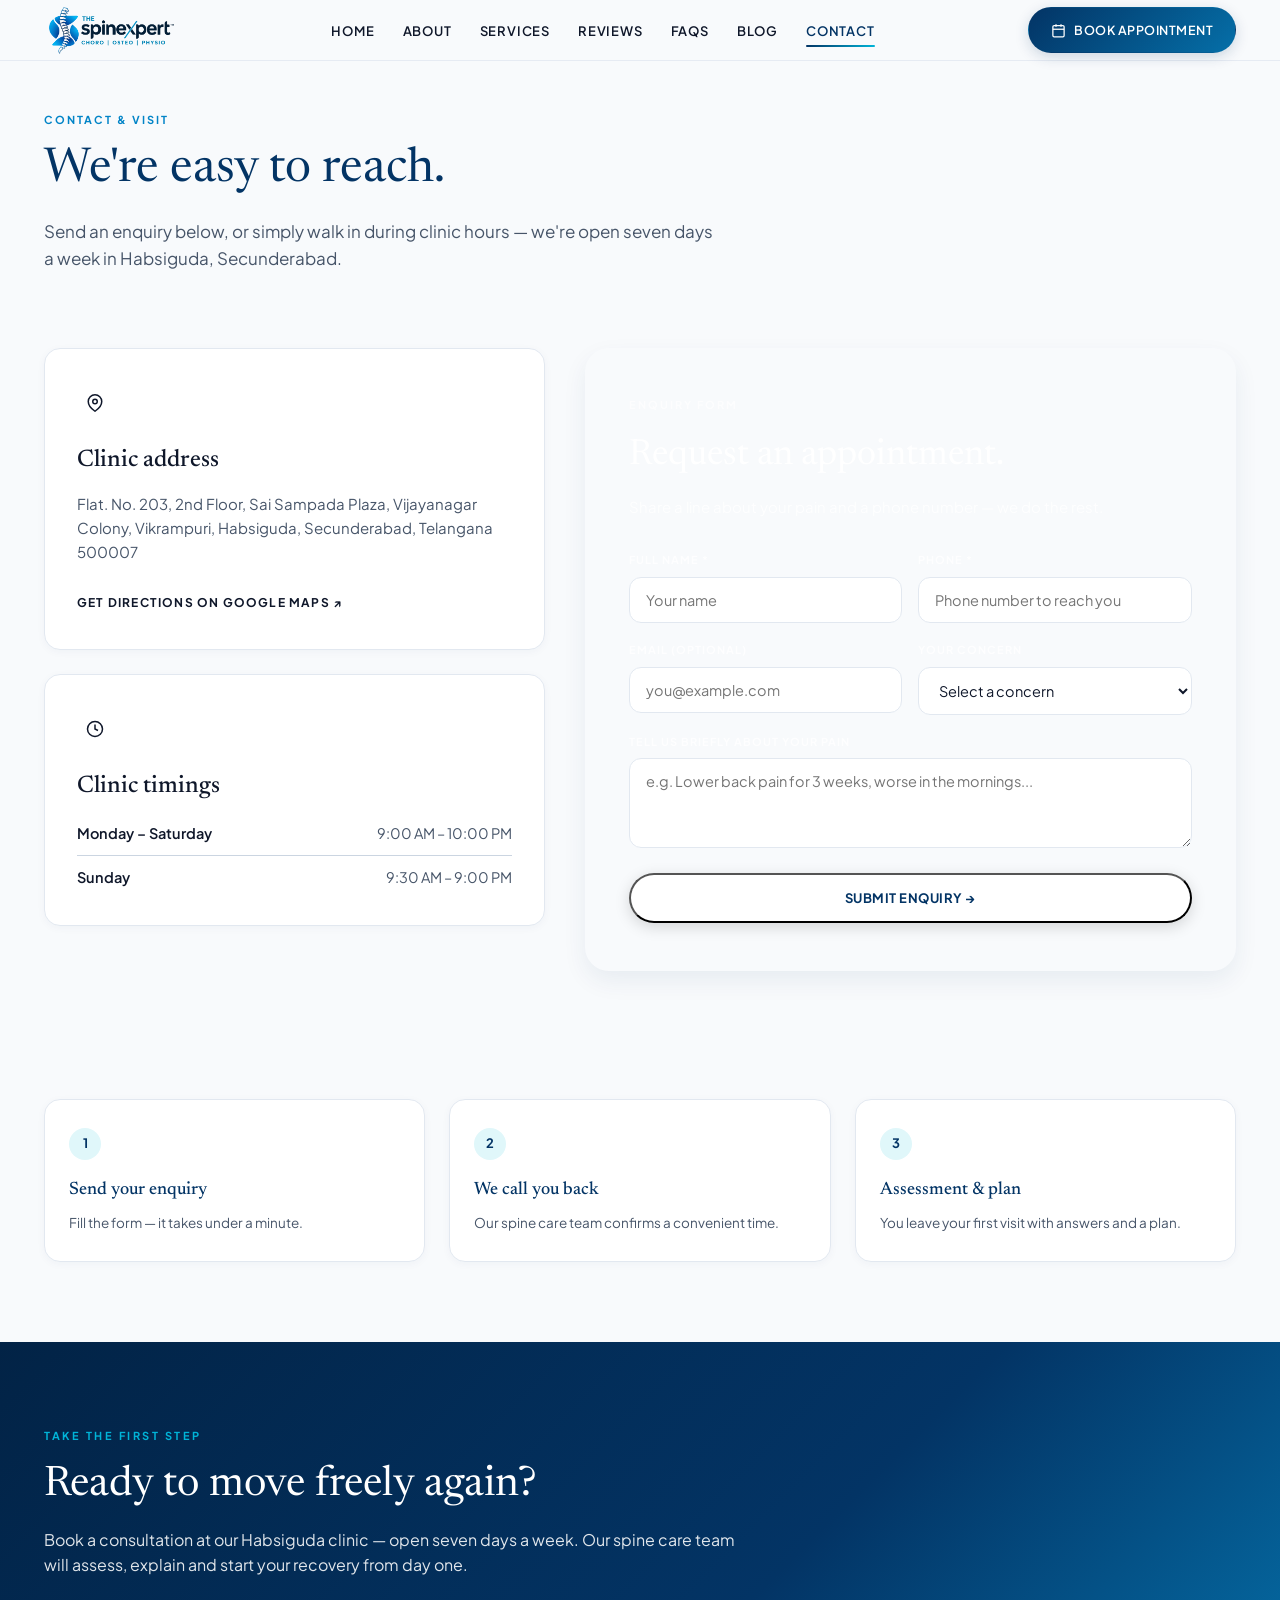
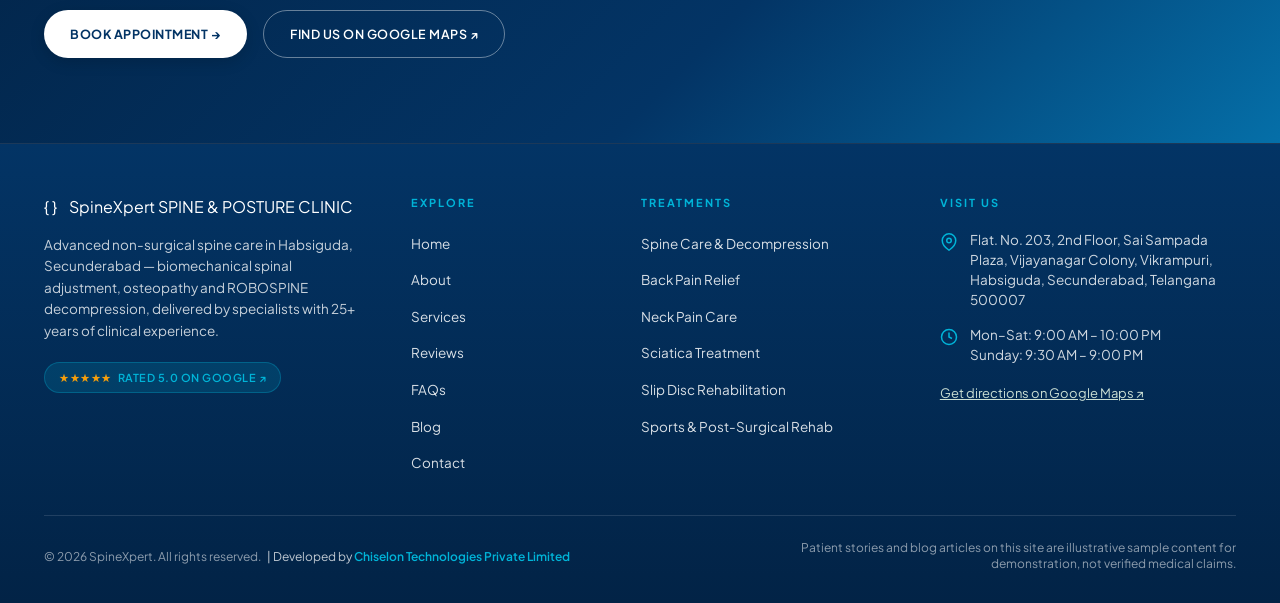
<file: contact/index.html>
<!DOCTYPE html>
<html lang="en">
<head>
  <meta charset="UTF-8">
  <meta name="viewport" content="width=device-width, initial-scale=1.0">
  <title>Contact & Visit Us | SpineXpert - Habsiguda, Secunderabad</title>
    <!-- Favicon -->
  <link rel="icon" type="image/png" sizes="32x32" href="../assets/images/favicon-32x32.png">
  <link rel="icon" type="image/png" href="../assets/images/favicon.png">
  <link rel="apple-touch-icon" sizes="180x180" href="../assets/images/apple-touch-icon.png">
  <!-- Google Fonts -->
  <link rel="preconnect" href="https://fonts.googleapis.com">
  <link rel="preconnect" href="https://fonts.gstatic.com" crossorigin>
  <link href="https://fonts.googleapis.com/css2?family=Newsreader:ital,opsz,wght@0,6..72,300..700;1,6..72,300..700&family=Plus+Jakarta+Sans:wght@400;500;600;700&display=swap" rel="stylesheet">
  <!-- Stylesheets -->
  <link rel="stylesheet" href="../assets/css/aos.css">
  <link rel="stylesheet" href="../assets/css/style.css">
  <link rel="stylesheet" href="../assets/css/components.css">
  <link rel="stylesheet" href="../assets/css/smart-modal.css">
</head>
<body>

  <!-- Navigation Header -->
  <header class="header">
    <div class="container nav-container">
      <a href="../" class="logo">
        <img src="../assets/images/logo.png" alt="SpineXpert Spine and Posture Clinic" class="logo-img">
      </a>

      <nav>
        <ul class="nav-links">
          <li><a href="../" class="nav-link">HOME</a></li>
          <li><a href="../about/" class="nav-link">ABOUT</a></li>
          <li><a href="../services/" class="nav-link">SERVICES</a></li>
          <li><a href="../reviews/" class="nav-link">REVIEWS</a></li>
          <li><a href="../faqs/" class="nav-link">FAQS</a></li>
          <li><a href="../blog/" class="nav-link">BLOG</a></li>
          <li><a href="../contact/" class="nav-link active">CONTACT</a></li>
        </ul>
      </nav>

      <div class="nav-actions">
        <a href="#book" class="btn-book" data-open-booking>
          <svg width="15" height="15" viewBox="0 0 24 24" fill="none" stroke="currentColor" stroke-width="2"><rect x="3" y="4" width="18" height="18" rx="2" ry="2"></rect><line x1="16" y1="2" x2="16" y2="6"></line><line x1="8" y1="2" x2="8" y2="6"></line><line x1="3" y1="10" x2="21" y2="10"></line></svg>
          BOOK APPOINTMENT
        </a>
        <button class="mobile-toggle" aria-label="Toggle navigation">☰</button>
      </div>
    </div>
  </header>

  <main>
    <section class="container" style="padding-top: 50px;">
      <span class="eyebrow">CONTACT & VISIT</span>
      <h1 class="page-title">We're easy to reach.</h1>
      <p class="page-lead">Send an enquiry below, or simply walk in during clinic hours &mdash; we're open seven days a week in Habsiguda, Secunderabad.</p>

      <div class="contact-layout-grid" data-aos="fade-up">
        <!-- Left: Address & Timings Cards -->
        <div style="display: flex; flex-direction: column; gap: 24px;">
          <!-- Clinic Address Card -->
          <div style="background: var(--white); padding: 36px 32px; border-radius: var(--radius-md); border: 1px solid var(--border-light); box-shadow: var(--shadow-sm);">
            <div class="contact-icon-circle" style="background: var(--light-sage); color: var(--forest-green); margin-bottom: 20px;">
              <svg width="18" height="18" viewBox="0 0 24 24" fill="none" stroke="currentColor" stroke-width="2"><path d="M21 10c0 7-9 13-9 13s-9-6-9-13a9 9 0 0 1 18 0z"></path><circle cx="12" cy="10" r="3"></circle></svg>
            </div>
            <h3 style="font-family: var(--font-serif); font-size: 24px; color: var(--forest-green); margin-bottom: 12px; font-weight: 500;">Clinic address</h3>
            <p style="font-size: 15px; color: var(--text-muted); line-height: 1.6; margin-bottom: 24px;">
              Flat. No. 203, 2nd Floor, Sai Sampada Plaza, Vijayanagar Colony, Vikrampuri, Habsiguda, Secunderabad, Telangana 500007
            </p>
            <a href="https://maps.app.goo.gl/r6jLsgNT8QfVkWU5A" target="_blank" rel="noopener" class="service-link" style="color: var(--forest-green);">
              GET DIRECTIONS ON GOOGLE MAPS &nearr;
            </a>
          </div>

          <!-- Clinic Timings Card -->
          <div style="background: var(--white); padding: 36px 32px; border-radius: var(--radius-md); border: 1px solid var(--border-light); box-shadow: var(--shadow-sm);">
            <div class="contact-icon-circle" style="background: var(--light-sage); color: var(--forest-green); margin-bottom: 20px;">
              <svg width="18" height="18" viewBox="0 0 24 24" fill="none" stroke="currentColor" stroke-width="2"><circle cx="12" cy="12" r="10"></circle><polyline points="12 6 12 12 16 14"></polyline></svg>
            </div>
            <h3 style="font-family: var(--font-serif); font-size: 24px; color: var(--forest-green); margin-bottom: 16px; font-weight: 500;">Clinic timings</h3>
            <div style="display: flex; justify-content: space-between; padding-bottom: 10px; border-bottom: 1px solid var(--border-subtle); margin-bottom: 10px; font-size: 14.5px;">
              <span style="color: var(--text-dark); font-weight: 600;">Monday &ndash; Saturday</span>
              <span style="color: var(--text-muted);">9:00 AM &ndash; 10:00 PM</span>
            </div>
            <div style="display: flex; justify-content: space-between; font-size: 14.5px;">
              <span style="color: var(--text-dark); font-weight: 600;">Sunday</span>
              <span style="color: var(--text-muted);">9:30 AM &ndash; 9:00 PM</span>
            </div>
          </div>
        </div>

        <!-- Right: Full Enquiry Form Card (Dark Green) as in Frame 42 -->
        <div style="background: var(--forest-green); color: var(--white); padding: 48px 44px; border-radius: var(--radius-lg); box-shadow: var(--shadow-md);">
          <span class="eyebrow" style="color: rgba(255, 255, 255, 0.65);">ENQUIRY FORM</span>
          <h2 style="font-family: var(--font-serif); font-size: 36px; color: var(--white); margin-top: 8px; margin-bottom: 10px; font-weight: 400;">Request an appointment.</h2>
          <p style="color: rgba(255, 255, 255, 0.8); font-size: 15px; margin-bottom: 32px;">
            Share a line about your pain and a phone number &mdash; we do the rest.
          </p>

          <form class="enquiry-form">
            <div class="form-row">
              <div class="form-group">
                <label class="form-label" style="color: rgba(255, 255, 255, 0.8);">FULL NAME *</label>
                <input type="text" class="form-input" placeholder="Your name" required>
              </div>
              <div class="form-group">
                <label class="form-label" style="color: rgba(255, 255, 255, 0.8);">PHONE *</label>
                <input type="tel" class="form-input" placeholder="Phone number to reach you" required>
              </div>
            </div>

            <div class="form-row">
              <div class="form-group">
                <label class="form-label" style="color: rgba(255, 255, 255, 0.8);">EMAIL (OPTIONAL)</label>
                <input type="email" class="form-input" placeholder="you@example.com">
              </div>
              <div class="form-group">
                <label class="form-label" style="color: rgba(255, 255, 255, 0.8);">YOUR CONCERN</label>
                <select class="form-select">
                  <option value="">Select a concern</option>
                  <option value="sciatica">Sciatica & Leg Pain</option>
                  <option value="slip-disc">Slip Disc / Bulging Disc</option>
                  <option value="back-pain">Chronic / Acute Back Pain</option>
                  <option value="neck-pain">Neck Pain & Cervical Care</option>
                  <option value="sports">Rehabilitation & Sports Recovery</option>
                </select>
              </div>
            </div>

            <div class="form-group">
              <label class="form-label" style="color: rgba(255, 255, 255, 0.8);">TELL US BRIEFLY ABOUT YOUR PAIN</label>
              <textarea class="form-textarea" placeholder="e.g. Lower back pain for 3 weeks, worse in the mornings..."></textarea>
            </div>

            <button type="submit" class="btn-white" style="width: 100%; justify-content: center; font-size: 13px; padding: 15px; cursor: pointer;">
              SUBMIT ENQUIRY &rarr;
            </button>
          </form>
        </div>
      </div>

      <!-- 3 Steps Process Bar as seen in Frame 46 -->
      <div class="contact-step-cards" data-aos="fade-up" data-aos-delay="200">
        <div class="contact-step-card">
          <div class="step-num-circle">1</div>
          <h4 class="step-title">Send your enquiry</h4>
          <p class="step-desc">Fill the form &mdash; it takes under a minute.</p>
        </div>

        <div class="contact-step-card">
          <div class="step-num-circle">2</div>
          <h4 class="step-title">We call you back</h4>
          <p class="step-desc">Our spine care team confirms a convenient time.</p>
        </div>

        <div class="contact-step-card">
          <div class="step-num-circle">3</div>
          <h4 class="step-title">Assessment & plan</h4>
          <p class="step-desc">You leave your first visit with answers and a plan.</p>
        </div>
      </div>
    </section>

    <!-- Global CTA Banner -->
    <section class="cta-banner-section">
      <div class="container">
        <div class="cta-banner-content" data-aos="zoom-in">
          <div class="cta-banner-eyebrow">TAKE THE FIRST STEP</div>
          <h2 class="cta-banner-title">Ready to move freely again?</h2>
          <p class="cta-banner-text">Book a consultation at our Habsiguda clinic &mdash; open seven days a week. Our spine care team will assess, explain and start your recovery from day one.</p>
          <div class="cta-banner-buttons">
            <a href="#book" class="btn-white" data-open-booking>
              BOOK APPOINTMENT &rarr;
            </a>
            <a href="https://maps.app.goo.gl/r6jLsgNT8QfVkWU5A" target="_blank" rel="noopener" class="btn-banner-outline">
              FIND US ON GOOGLE MAPS &nearr;
            </a>
          </div>
        </div>
      </div>
    </section>
  </main>

  <!-- Global Footer -->
  <footer class="site-footer">
    <div class="container">
      <div class="footer-grid">
        <div class="footer-brand">
          <div class="logo">
            <div class="logo-icon">{ }</div>
            <div class="logo-text">
              <span class="logo-title">SpineXpert</span>
              <span class="logo-subtitle">SPINE & POSTURE CLINIC</span>
            </div>
          </div>
          <p class="footer-desc">
            Advanced non-surgical spine care in Habsiguda, Secunderabad &mdash; biomechanical spinal adjustment, osteopathy and ROBOSPINE decompression, delivered by specialists with 25+ years of clinical experience.
          </p>
          <div class="footer-badge">
            <span class="stars">&#9733;&#9733;&#9733;&#9733;&#9733;</span>
            <span>RATED 5.0 ON GOOGLE &nearr;</span>
          </div>
        </div>

        <div>
          <div class="footer-col-title">EXPLORE</div>
          <ul class="footer-links">
            <li><a href="../">Home</a></li>
            <li><a href="../about/">About</a></li>
            <li><a href="../services/">Services</a></li>
            <li><a href="../reviews/">Reviews</a></li>
            <li><a href="../faqs/">FAQs</a></li>
            <li><a href="../blog/">Blog</a></li>
            <li><a href="../contact/">Contact</a></li>
          </ul>
        </div>

        <div>
          <div class="footer-col-title">TREATMENTS</div>
          <ul class="footer-links">
            <li><a href="../services/">Spine Care & Decompression</a></li>
            <li><a href="../services/">Back Pain Relief</a></li>
            <li><a href="../services/">Neck Pain Care</a></li>
            <li><a href="../services/">Sciatica Treatment</a></li>
            <li><a href="../services/">Slip Disc Rehabilitation</a></li>
            <li><a href="../services/">Sports & Post-Surgical Rehab</a></li>
          </ul>
        </div>

        <div>
          <div class="footer-col-title">VISIT US</div>
          <div class="footer-contact-item">
            <svg width="18" height="18" viewBox="0 0 24 24" fill="none" stroke="currentColor" stroke-width="2"><path d="M21 10c0 7-9 13-9 13s-9-6-9-13a9 9 0 0 1 18 0z"></path><circle cx="12" cy="10" r="3"></circle></svg>
            <div>Flat. No. 203, 2nd Floor, Sai Sampada Plaza, Vijayanagar Colony, Vikrampuri, Habsiguda, Secunderabad, Telangana 500007</div>
          </div>
          <div class="footer-contact-item">
            <svg width="18" height="18" viewBox="0 0 24 24" fill="none" stroke="currentColor" stroke-width="2"><circle cx="12" cy="12" r="10"></circle><polyline points="12 6 12 12 16 14"></polyline></svg>
            <div>Mon&ndash;Sat: 9:00 AM &ndash; 10:00 PM<br>Sunday: 9:30 AM &ndash; 9:00 PM</div>
          </div>
          <div style="margin-top: 14px;">
            <a href="https://maps.app.goo.gl/r6jLsgNT8QfVkWU5A" target="_blank" rel="noopener" style="color: #cadfd4; font-size: 13px; text-decoration: underline;">
              Get directions on Google Maps &nearr;
            </a>
          </div>
        </div>
      </div>

      <div class="footer-bottom">
        <div>&copy; 2026 SpineXpert. All rights reserved. <span class="footer-credit">| Developed by <a href="https://www.chiselontechnologies.com/" target="_blank" rel="noopener" class="developer-link"><strong>Chiselon Technologies Private Limited</strong></a></span></div>
        <div class="footer-disclaimer">Patient stories and blog articles on this site are illustrative sample content for demonstration, not verified medical claims.</div>
      </div>
    </div>
  </footer>

      <!-- ============ SMART ENGAGEMENT MODAL (Exact design from Revive Clinic) ============ -->
    <div class="smart-modal-overlay" id="smartEngagementModal" aria-hidden="true">
      <div class="smart-modal-card" role="dialog" aria-modal="true" aria-labelledby="smartModalHeadline">
        <!-- Header Bar -->
        <div class="smart-modal-header">
          <button class="smart-modal-close" id="smartModalClose" type="button" aria-label="Close modal">
            <svg viewBox="0 0 24 24" width="18" height="18" stroke="currentColor" stroke-width="2.2" fill="none" stroke-linecap="round" stroke-linejoin="round">
              <line x1="18" y1="6" x2="6" y2="18"></line>
              <line x1="6" y1="6" x2="18" y2="18"></line>
            </svg>
          </button>
          <div class="smart-modal-tag" id="smartModalTag">
            <svg viewBox="0 0 24 24" width="13" height="13" fill="none" stroke="currentColor" stroke-width="2.5" stroke-linecap="round" stroke-linejoin="round">
              <path d="m12 3-1.912 5.813a2 2 0 0 1-1.275 1.275L3 12l5.813 1.912a2 2 0 0 1 1.275 1.275L12 21l1.912-5.813a2 2 0 0 1 1.275-1.275L21 12l-5.813-1.912a2 2 0 0 1-1.275-1.275L12 3Z"/>
            </svg>
            <span id="smartModalTagText">WELCOME TO SPINEXPERT</span>
          </div>
          <h3 class="smart-modal-headline" id="smartModalHeadline">Looking for Expert Spine &amp; Physiotherapy Consultation?</h3>
          <p class="smart-modal-sub" id="smartModalSub">
            Need relief from neck pain, back pain, sciatica, slip disc or posture issues? Book an appointment or request a quick callback from our spine specialist in Habsiguda.
          </p>
        </div>

        <!-- Modal Body with 2 Tabs -->
        <div class="smart-modal-body">
          <div class="smart-tabs-nav">
            <button type="button" class="smart-tab-btn active" id="tabBtnBooking" data-tab="bookingTab">
              <svg viewBox="0 0 24 24" width="16" height="16" fill="none" stroke="currentColor" stroke-width="2" stroke-linecap="round" stroke-linejoin="round">
                <rect width="18" height="18" x="3" y="4" rx="2" ry="2"/>
                <line x1="16" x2="16" y1="2" y2="6"/>
                <line x1="8" x2="8" y1="2" y2="6"/>
                <line x1="3" x2="21" y1="10" y2="10"/>
              </svg>
              <span>Book Appointment</span>
            </button>
            <button type="button" class="smart-tab-btn" id="tabBtnCallback" data-tab="callbackTab">
              <svg viewBox="0 0 24 24" width="16" height="16" fill="none" stroke="currentColor" stroke-width="2" stroke-linecap="round" stroke-linejoin="round">
                <path d="M22 16.92v3a2 2 0 0 1-2.18 2 19.79 19.79 0 0 1-8.63-3.07 19.5 19.5 0 0 1-6-6 19.79 19.79 0 0 1-3.07-8.67A2 2 0 0 1 4.11 2h3a2 2 0 0 1 2 1.72 12.84 12.84 0 0 0 .7 2.81 2 2 0 0 1-.45 2.11L8.09 9.91a16 16 0 0 0 6 6l1.27-1.27a2 2 0 0 1 2.11-.45 12.84 12.84 0 0 0 2.81.7A2 2 0 0 1 22 16.92z"/>
              </svg>
              <span>Request Callback</span>
            </button>
          </div>

          <!-- Tab 1: Book Appointment (QR Code & Direct Link) -->
          <div class="smart-tab-pane active" id="bookingTab">
            <div class="smart-qr-card">
              <div class="smart-qr-badge">
                <span style="display:inline-block; width:6px; height:6px; background:#4ade80; border-radius:50%;"></span>
                Instant Confirmed Slot
              </div>
              <h4 class="smart-qr-title">Direct Online Booking</h4>
              <p class="smart-qr-desc">
                Select your preferred doctor, date, and live consultation time slot directly on our patient portal.
              </p>

              <div class="smart-qr-content-split">
                <div style="flex: 1;">
                  <a href="https://clinic.physioelitece.fit/patient-booking?token=clx_KrfnUzbXfuJDHYltwGSFXj6y" 
                     target="_blank" 
                     rel="noopener" 
                     class="smart-direct-btn">
                    <span>Book Online Instantly &nearr;</span>
                  </a>
                  <p style="font-size: 0.78rem; color: #94a3b8; margin: 8px 0 0; line-height: 1.4;">
                    Instant confirmation sent to your phone.
                  </p>
                </div>
                <div class="smart-qr-image-wrap">
                  <img src="../assets/images/booking-qr.png" alt="Scan to Book Online" width="90" height="90" />
                  <span>Scan to Book</span>
                </div>
              </div>
            </div>
          </div>

          <!-- Tab 2: Request Call Back -->
          <div class="smart-tab-pane" id="callbackTab">
            <form id="smartCallbackForm">
              <div style="display: flex; flex-direction: column; gap: 1rem;">
                <div>
                  <label class="smart-field-label">Your Name *</label>
                  <div class="smart-input-wrap">
                    <div class="smart-input-icon">
                      <svg viewBox="0 0 24 24" width="16" height="16" fill="none" stroke="currentColor" stroke-width="2" stroke-linecap="round" stroke-linejoin="round">
                        <path d="M19 21v-2a4 4 0 0 0-4-4H9a4 4 0 0 0-4 4v2"/>
                        <circle cx="12" cy="7" r="4"/>
                      </svg>
                    </div>
                    <input type="text" id="smartCallbackName" class="smart-input" required placeholder="Enter your full name" autocomplete="name" />
                  </div>
                </div>

                <div>
                  <label class="smart-field-label">Phone Number *</label>
                  <div class="smart-input-wrap">
                    <div class="smart-input-icon">
                      <svg viewBox="0 0 24 24" width="16" height="16" fill="none" stroke="currentColor" stroke-width="2" stroke-linecap="round" stroke-linejoin="round">
                        <path d="M22 16.92v3a2 2 0 0 1-2.18 2 19.79 19.79 0 0 1-8.63-3.07 19.5 19.5 0 0 1-6-6 19.79 19.79 0 0 1-3.07-8.67A2 2 0 0 1 4.11 2h3a2 2 0 0 1 2 1.72 12.84 12.84 0 0 0 .7 2.81 2 2 0 0 1-.45 2.11L8.09 9.91a16 16 0 0 0 6 6l1.27-1.27a2 2 0 0 1 2.11-.45 12.84 12.84 0 0 0 2.81.7A2 2 0 0 1 22 16.92z"/>
                      </svg>
                    </div>
                    <input type="tel" id="smartCallbackPhone" class="smart-input" required placeholder="Enter 10-digit mobile number" inputmode="numeric" pattern="[0-9+ -]{10,16}" autocomplete="tel" />
                  </div>
                </div>

                <button type="submit" class="smart-wa-submit-btn">
                  <svg viewBox="0 0 24 24" width="20" height="20" fill="currentColor">
                    <path d="M20.52 3.48A11.93 11.93 0 0 0 12.04 0C5.46 0 .1 5.36.1 11.94c0 2.1.55 4.15 1.6 5.96L0 24l6.28-1.65a11.9 11.9 0 0 0 5.76 1.48h.01c6.57 0 11.93-5.36 11.93-11.94 0-3.19-1.24-6.19-3.46-8.41ZM12.05 21.8a9.88 9.88 0 0 1-5.04-1.38l-.36-.21-3.74.98 1-3.64-.23-.37a9.87 9.87 0 0 1-1.52-5.24C2.16 6.5 6.6 2.06 12.05 2.06c2.64 0 5.12 1.03 6.98 2.89a9.82 9.82 0 0 1 2.9 6.99c0 5.45-4.44 9.86-9.88 9.86Zm5.42-7.4c-.3-.15-1.76-.87-2.03-.97-.27-.1-.47-.15-.67.15-.2.3-.77.97-.95 1.17-.17.2-.35.22-.65.07-.3-.15-1.26-.46-2.4-1.48-.89-.79-1.49-1.77-1.66-2.07-.17-.3-.02-.46.13-.61.14-.13.3-.35.45-.52.15-.17.2-.3.3-.5.1-.2.05-.37-.02-.52-.08-.15-.67-1.62-.92-2.22-.24-.58-.49-.5-.67-.51h-.57c-.2 0-.52.07-.8.37-.27.3-1.05 1.03-1.05 2.51s1.08 2.91 1.23 3.11c.15.2 2.12 3.24 5.14 4.54.72.31 1.28.5 1.72.64.72.23 1.38.2 1.9.12.58-.09 1.76-.72 2.01-1.42.25-.7.25-1.3.17-1.42-.07-.12-.27-.2-.57-.35Z"/>
                  </svg>
                  <span>Request Callback via WhatsApp</span>
                </button>
              </div>
            </form>
          </div>
        </div>
      </div>
    </div>

  <script src="../assets/js/aos.js"></script>
  <script src="../assets/js/main.js"></script>
  <script src="../assets/js/smart-modal.js"></script>
</body>
</html>
</file>
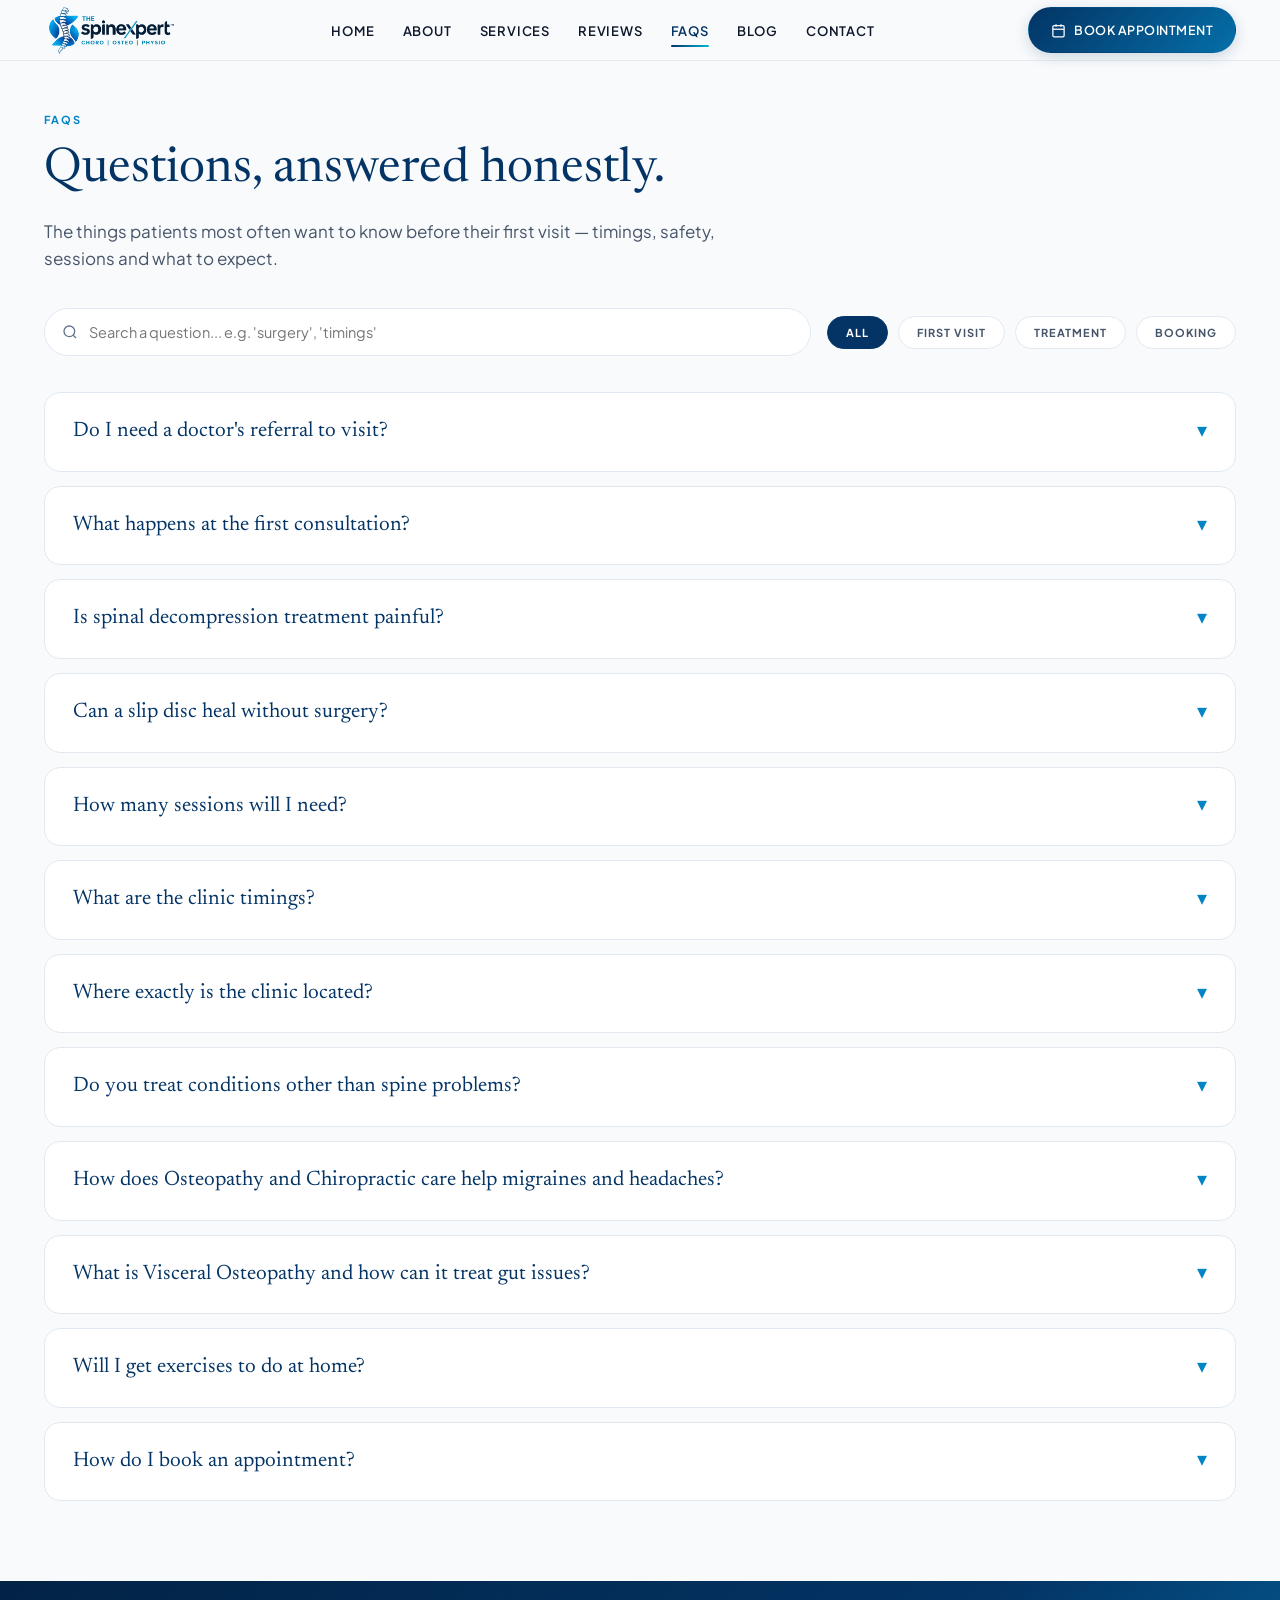
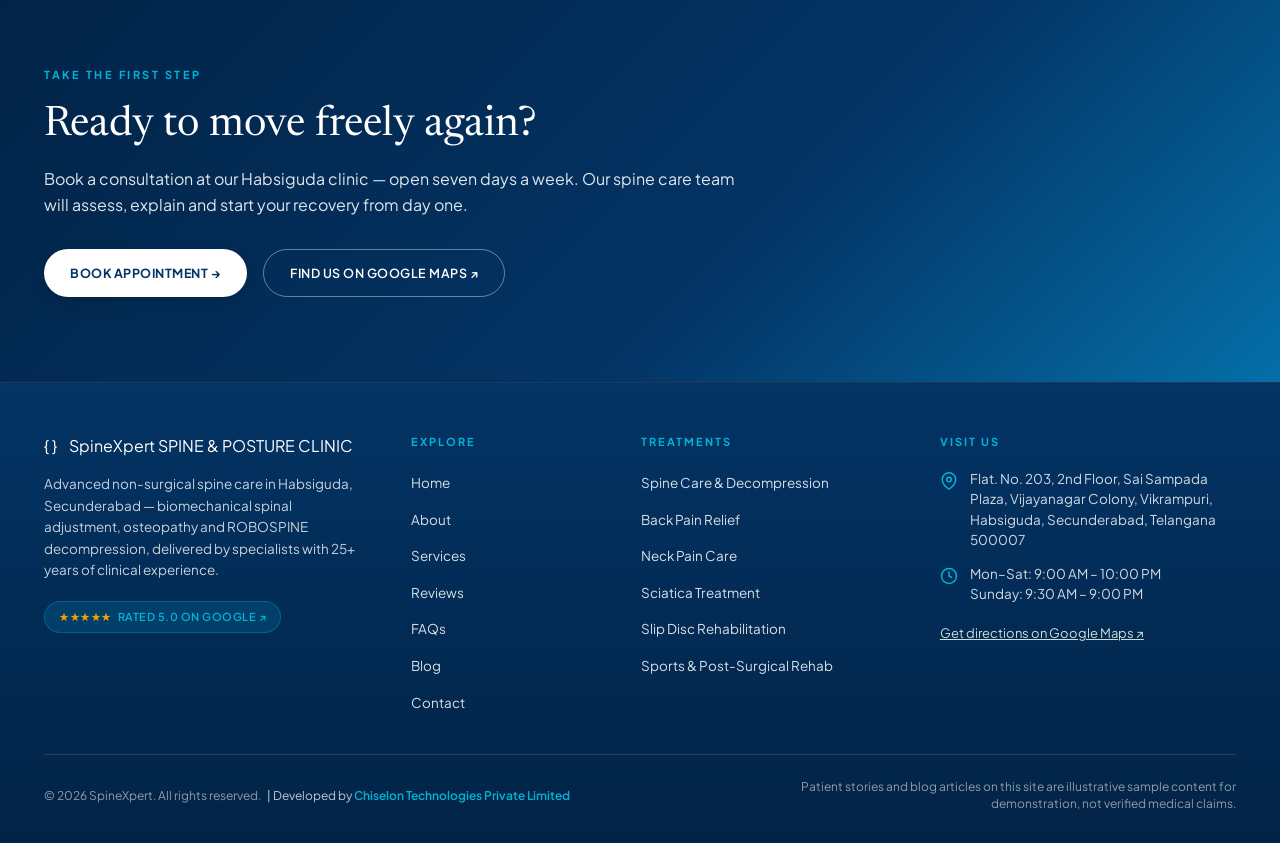
<file: faqs/index.html>
<!DOCTYPE html>
<html lang="en">
<head>
  <meta charset="UTF-8">
  <meta name="viewport" content="width=device-width, initial-scale=1.0">
  <title>Frequently Asked Questions | SpineXpert - Habsiguda, Secunderabad</title>
    <!-- Favicon -->
  <link rel="icon" type="image/png" sizes="32x32" href="../assets/images/favicon-32x32.png">
  <link rel="icon" type="image/png" href="../assets/images/favicon.png">
  <link rel="apple-touch-icon" sizes="180x180" href="../assets/images/apple-touch-icon.png">
  <!-- Google Fonts -->
  <link rel="preconnect" href="https://fonts.googleapis.com">
  <link rel="preconnect" href="https://fonts.gstatic.com" crossorigin>
  <link href="https://fonts.googleapis.com/css2?family=Newsreader:ital,opsz,wght@0,6..72,300..700;1,6..72,300..700&family=Plus+Jakarta+Sans:wght@400;500;600;700&display=swap" rel="stylesheet">
  <!-- Stylesheets -->
  <link rel="stylesheet" href="../assets/css/aos.css">
  <link rel="stylesheet" href="../assets/css/style.css">
  <link rel="stylesheet" href="../assets/css/components.css">
  <link rel="stylesheet" href="../assets/css/smart-modal.css">
</head>
<body>

  <!-- Navigation Header -->
  <header class="header">
    <div class="container nav-container">
      <a href="../" class="logo">
        <img src="../assets/images/logo.png" alt="SpineXpert Spine and Posture Clinic" class="logo-img">
      </a>

      <nav>
        <ul class="nav-links">
          <li><a href="../" class="nav-link">HOME</a></li>
          <li><a href="../about/" class="nav-link">ABOUT</a></li>
          <li><a href="../services/" class="nav-link">SERVICES</a></li>
          <li><a href="../reviews/" class="nav-link">REVIEWS</a></li>
          <li><a href="../faqs/" class="nav-link active">FAQS</a></li>
          <li><a href="../blog/" class="nav-link">BLOG</a></li>
          <li><a href="../contact/" class="nav-link">CONTACT</a></li>
        </ul>
      </nav>

      <div class="nav-actions">
        <a href="#book" class="btn-book" data-open-booking>
          <svg width="15" height="15" viewBox="0 0 24 24" fill="none" stroke="currentColor" stroke-width="2"><rect x="3" y="4" width="18" height="18" rx="2" ry="2"></rect><line x1="16" y1="2" x2="16" y2="6"></line><line x1="8" y1="2" x2="8" y2="6"></line><line x1="3" y1="10" x2="21" y2="10"></line></svg>
          BOOK APPOINTMENT
        </a>
        <button class="mobile-toggle" aria-label="Toggle navigation">☰</button>
      </div>
    </div>
  </header>

  <main>
    <section class="container" style="padding-top: 50px;">
      <span class="eyebrow">FAQS</span>
      <h1 class="page-title">Questions, answered honestly.</h1>
      <p class="page-lead">The things patients most often want to know before their first visit &mdash; timings, safety, sessions and what to expect.</p>

      <!-- Search & Category Filters -->
      <div class="faq-filter-bar" data-aos="fade-up">
        <div class="faq-search-box">
          <svg class="faq-search-icon" width="16" height="16" viewBox="0 0 24 24" fill="none" stroke="currentColor" stroke-width="2"><circle cx="11" cy="11" r="8"></circle><line x1="21" y1="21" x2="16.65" y2="16.65"></line></svg>
          <input type="text" id="faqSearch" placeholder="Search a question... e.g. 'surgery', 'timings'">
        </div>
        <div class="filter-pills">
          <button class="filter-pill active" data-filter="all">ALL</button>
          <button class="filter-pill" data-filter="first-visit">FIRST VISIT</button>
          <button class="filter-pill" data-filter="treatment">TREATMENT</button>
          <button class="filter-pill" data-filter="booking">BOOKING</button>
        </div>
      </div>

      <!-- FAQ Accordion List -->
      <div class="faq-accordion">

        <div class="faq-item" data-aos="fade-up" data-category="first-visit">
          <div class="faq-question">
            <span>Do I need a doctor's referral to visit?</span>
            <span class="faq-icon">&#x25BE;</span>
          </div>
          <div class="faq-answer">
            No, you do not need a prior physician or orthopedic referral to visit SpineXpert. You can book an appointment directly with us. If you have previous MRI scans, X-rays, or medical reports, bringing them along is helpful during your initial assessment.
          </div>
        </div>

        <div class="faq-item" data-aos="fade-up" data-category="first-visit">
          <div class="faq-question">
            <span>What happens at the first consultation?</span>
            <span class="faq-icon">&#x25BE;</span>
          </div>
          <div class="faq-answer">
            Your first visit begins with a thorough mechanical evaluation: taking a detailed history of your symptoms, posture assessment, spinal range of motion checks, orthopedic tests, and neurological screenings (reflexes and nerve tension). We explain the findings clearly, discuss goals, and initiate your personalized treatment plan right away.
          </div>
        </div>

        <div class="faq-item" data-aos="fade-up" data-category="treatment">
          <div class="faq-question">
            <span>Is spinal decompression treatment painful?</span>
            <span class="faq-icon">&#x25BE;</span>
          </div>
          <div class="faq-answer">
            Not at all. In fact, most patients find ROBOSPINE decompression deeply relaxing and soothing. The computer-controlled distraction gently relieves pressure inside damaged discs without sudden or aggressive pulling. Many patients even rest or doze off during the session.
          </div>
        </div>

        <div class="faq-item" data-aos="fade-up" data-category="treatment">
          <div class="faq-question">
            <span>Can a slip disc heal without surgery?</span>
            <span class="faq-icon">&#x25BE;</span>
          </div>
          <div class="faq-answer">
            Yes, studies show that over 90% of disc bulges and herniations can heal effectively without surgical intervention. By reducing intradiscal pressure through precision decompression, calming local inflammation, and retraining core stability muscles, the disc can resorb and symptoms resolve naturally.
          </div>
        </div>

        <div class="faq-item" data-aos="fade-up" data-category="treatment">
          <div class="faq-question">
            <span>How many sessions will I need?</span>
            <span class="faq-icon">&#x25BE;</span>
          </div>
          <div class="faq-answer">
            The number of sessions depends on whether your condition is acute (recent) or chronic (persisting for months/years), as well as the extent of disc or nerve involvement. Most patients experience notable pain relief within 3 to 6 sessions, while full stabilization protocols typically span 10 to 18 sessions.
          </div>
        </div>

        <div class="faq-item" data-aos="fade-up" data-category="booking">
          <div class="faq-question">
            <span>What are the clinic timings?</span>
            <span class="faq-icon">&#x25BE;</span>
          </div>
          <div class="faq-answer">
            We are open 7 days a week to accommodate busy work routines. Monday through Saturday our hours are 9:00 AM &ndash; 10:00 PM, and on Sundays we are open from 9:30 AM &ndash; 9:00 PM.
          </div>
        </div>

        <div class="faq-item" data-aos="fade-up" data-category="first-visit">
          <div class="faq-question">
            <span>Where exactly is the clinic located?</span>
            <span class="faq-icon">&#x25BE;</span>
          </div>
          <div class="faq-answer">
            We are located in Habsiguda, Secunderabad at: Flat. No. 203, 2nd Floor, Sai Sampada Plaza, Vijayanagar Colony, Vikrampuri, Habsiguda, Secunderabad, Telangana 500007. There is ample parking available and elevator access.
          </div>
        </div>

        <div class="faq-item" data-aos="fade-up" data-category="treatment">
          <div class="faq-question">
            <span>Do you treat conditions other than spine problems?</span>
            <span class="faq-icon">&#x25BE;</span>
          </div>
          <div class="faq-answer">
            Yes. In addition to spinal disorders, our lead osteopath and physiotherapist Dr. Jayapal Rathod specializes in:
            <ul style="margin: 10px 0 0 20px; line-height: 1.7;">
              <li><strong>Migraines & Cervicogenic Headaches:</strong> Resolving C1-C2 atlas misalignments, dural stress, and suboccipital nerve impingement.</li>
              <li><strong>Gut Health & Visceral Disorders:</strong> Alleviating acid reflux (GERD), chronic bloating, sluggish digestion, and IBS via gentle visceral organ mobilization and diaphragm release.</li>
              <li><strong>Lifestyle & Stress-Related Disorders:</strong> Rebalancing the autonomic nervous system (vagus nerve), calming sympathetic overdrive, and treating chronic postural fatigue.</li>
              <li><strong>Peripheral Joint & Sports Care:</strong> Shoulder impingement, frozen shoulder, hip, knee, and ankle sports rehabilitation.</li>
            </ul>
          </div>
        </div>

        <div class="faq-item" data-aos="fade-up" data-category="treatment">
          <div class="faq-question">
            <span>How does Osteopathy and Chiropractic care help migraines and headaches?</span>
            <span class="faq-icon">&#x25BE;</span>
          </div>
          <div class="faq-answer">
            A large percentage of migraines and chronic headaches originate in the upper cervical spine (atlas and axis vertebrae) and surrounding myofascial tissues. Restricting blood flow and irritating the greater occipital nerve causes severe throbbing pain. Our osteopathic cranial therapy and gentle chiropractic spinal manipulation restore cervical articulation, relieve pressure on the brainstem and cranial dura, and facilitate proper venous drainage—offering profound relief without daily reliance on analgesics.
          </div>
        </div>

        <div class="faq-item" data-aos="fade-up" data-aos-delay="50" data-category="treatment">
          <div class="faq-question">
            <span>What is Visceral Osteopathy and how can it treat gut issues?</span>
            <span class="faq-icon">&#x25BE;</span>
          </div>
          <div class="faq-answer">
            Visceral Osteopathy explores the functional relationship between your internal organs (viscera) and the musculoskeletal system. Your digestive organs (stomach, liver, intestines) are tethered by connective tissue ligaments to the diaphragm, ribs, and lower spine. Spasms, surgical adhesions, poor posture, or chronic stress restrict natural organ motility, leading to acid reflux, bloating, constipation, and abdominal discomfort. By applying gentle manual pressure to visceral fascial attachments and balancing thoracic sympathetic nerves, our therapists restore normal gut rhythm and ease visceral tension.
          </div>
        </div>

        <div class="faq-item" data-aos="fade-up" data-category="treatment">
          <div class="faq-question">
            <span>Will I get exercises to do at home?</span>
            <span class="faq-icon">&#x25BE;</span>
          </div>
          <div class="faq-answer">
            Absolutely. Active rehabilitation is central to long-term freedom from pain. You will receive customized, easy-to-follow daily exercises and ergonomic adjustments tailored to your specific biomechanical profile.
          </div>
        </div>

        <div class="faq-item" data-aos="fade-up" data-category="booking">
          <div class="faq-question">
            <span>How do I book an appointment?</span>
            <span class="faq-icon">&#x25BE;</span>
          </div>
          <div class="faq-answer">
            You can click the "Book Appointment" button anywhere on our website, fill out our quick contact form, or give our reception a direct call. Our care coordination team will confirm a time that suits your schedule.
          </div>
        </div>

      </div>
    </section>

    <!-- Global CTA Banner -->
    <section class="cta-banner-section">
      <div class="container">
        <div class="cta-banner-content" data-aos="zoom-in">
          <div class="cta-banner-eyebrow">TAKE THE FIRST STEP</div>
          <h2 class="cta-banner-title">Ready to move freely again?</h2>
          <p class="cta-banner-text">Book a consultation at our Habsiguda clinic &mdash; open seven days a week. Our spine care team will assess, explain and start your recovery from day one.</p>
          <div class="cta-banner-buttons">
            <a href="#book" class="btn-white" data-open-booking>
              BOOK APPOINTMENT &rarr;
            </a>
            <a href="https://maps.app.goo.gl/r6jLsgNT8QfVkWU5A" target="_blank" rel="noopener" class="btn-banner-outline">
              FIND US ON GOOGLE MAPS &nearr;
            </a>
          </div>
        </div>
      </div>
    </section>
  </main>

  <!-- Global Footer -->
  <footer class="site-footer">
    <div class="container">
      <div class="footer-grid">
        <div class="footer-brand">
          <div class="logo">
            <div class="logo-icon">{ }</div>
            <div class="logo-text">
              <span class="logo-title">SpineXpert</span>
              <span class="logo-subtitle">SPINE & POSTURE CLINIC</span>
            </div>
          </div>
          <p class="footer-desc">
            Advanced non-surgical spine care in Habsiguda, Secunderabad &mdash; biomechanical spinal adjustment, osteopathy and ROBOSPINE decompression, delivered by specialists with 25+ years of clinical experience.
          </p>
          <div class="footer-badge">
            <span class="stars">&#9733;&#9733;&#9733;&#9733;&#9733;</span>
            <span>RATED 5.0 ON GOOGLE &nearr;</span>
          </div>
        </div>

        <div>
          <div class="footer-col-title">EXPLORE</div>
          <ul class="footer-links">
            <li><a href="../">Home</a></li>
            <li><a href="../about/">About</a></li>
            <li><a href="../services/">Services</a></li>
            <li><a href="../reviews/">Reviews</a></li>
            <li><a href="../faqs/">FAQs</a></li>
            <li><a href="../blog/">Blog</a></li>
            <li><a href="../contact/">Contact</a></li>
          </ul>
        </div>

        <div>
          <div class="footer-col-title">TREATMENTS</div>
          <ul class="footer-links">
            <li><a href="../services/">Spine Care & Decompression</a></li>
            <li><a href="../services/">Back Pain Relief</a></li>
            <li><a href="../services/">Neck Pain Care</a></li>
            <li><a href="../services/">Sciatica Treatment</a></li>
            <li><a href="../services/">Slip Disc Rehabilitation</a></li>
            <li><a href="../services/">Sports & Post-Surgical Rehab</a></li>
          </ul>
        </div>

        <div>
          <div class="footer-col-title">VISIT US</div>
          <div class="footer-contact-item">
            <svg width="18" height="18" viewBox="0 0 24 24" fill="none" stroke="currentColor" stroke-width="2"><path d="M21 10c0 7-9 13-9 13s-9-6-9-13a9 9 0 0 1 18 0z"></path><circle cx="12" cy="10" r="3"></circle></svg>
            <div>Flat. No. 203, 2nd Floor, Sai Sampada Plaza, Vijayanagar Colony, Vikrampuri, Habsiguda, Secunderabad, Telangana 500007</div>
          </div>
          <div class="footer-contact-item">
            <svg width="18" height="18" viewBox="0 0 24 24" fill="none" stroke="currentColor" stroke-width="2"><circle cx="12" cy="12" r="10"></circle><polyline points="12 6 12 12 16 14"></polyline></svg>
            <div>Mon&ndash;Sat: 9:00 AM &ndash; 10:00 PM<br>Sunday: 9:30 AM &ndash; 9:00 PM</div>
          </div>
          <div style="margin-top: 14px;">
            <a href="https://maps.app.goo.gl/r6jLsgNT8QfVkWU5A" target="_blank" rel="noopener" style="color: #cadfd4; font-size: 13px; text-decoration: underline;">
              Get directions on Google Maps &nearr;
            </a>
          </div>
        </div>
      </div>

      <div class="footer-bottom">
        <div>&copy; 2026 SpineXpert. All rights reserved. <span class="footer-credit">| Developed by <a href="https://www.chiselontechnologies.com/" target="_blank" rel="noopener" class="developer-link"><strong>Chiselon Technologies Private Limited</strong></a></span></div>
        <div class="footer-disclaimer">Patient stories and blog articles on this site are illustrative sample content for demonstration, not verified medical claims.</div>
      </div>
    </div>
  </footer>

      <!-- ============ SMART ENGAGEMENT MODAL (Exact design from Revive Clinic) ============ -->
    <div class="smart-modal-overlay" id="smartEngagementModal" aria-hidden="true">
      <div class="smart-modal-card" role="dialog" aria-modal="true" aria-labelledby="smartModalHeadline">
        <!-- Header Bar -->
        <div class="smart-modal-header">
          <button class="smart-modal-close" id="smartModalClose" type="button" aria-label="Close modal">
            <svg viewBox="0 0 24 24" width="18" height="18" stroke="currentColor" stroke-width="2.2" fill="none" stroke-linecap="round" stroke-linejoin="round">
              <line x1="18" y1="6" x2="6" y2="18"></line>
              <line x1="6" y1="6" x2="18" y2="18"></line>
            </svg>
          </button>
          <div class="smart-modal-tag" id="smartModalTag">
            <svg viewBox="0 0 24 24" width="13" height="13" fill="none" stroke="currentColor" stroke-width="2.5" stroke-linecap="round" stroke-linejoin="round">
              <path d="m12 3-1.912 5.813a2 2 0 0 1-1.275 1.275L3 12l5.813 1.912a2 2 0 0 1 1.275 1.275L12 21l1.912-5.813a2 2 0 0 1 1.275-1.275L21 12l-5.813-1.912a2 2 0 0 1-1.275-1.275L12 3Z"/>
            </svg>
            <span id="smartModalTagText">WELCOME TO SPINEXPERT</span>
          </div>
          <h3 class="smart-modal-headline" id="smartModalHeadline">Looking for Expert Spine &amp; Physiotherapy Consultation?</h3>
          <p class="smart-modal-sub" id="smartModalSub">
            Need relief from neck pain, back pain, sciatica, slip disc or posture issues? Book an appointment or request a quick callback from our spine specialist in Habsiguda.
          </p>
        </div>

        <!-- Modal Body with 2 Tabs -->
        <div class="smart-modal-body">
          <div class="smart-tabs-nav">
            <button type="button" class="smart-tab-btn active" id="tabBtnBooking" data-tab="bookingTab">
              <svg viewBox="0 0 24 24" width="16" height="16" fill="none" stroke="currentColor" stroke-width="2" stroke-linecap="round" stroke-linejoin="round">
                <rect width="18" height="18" x="3" y="4" rx="2" ry="2"/>
                <line x1="16" x2="16" y1="2" y2="6"/>
                <line x1="8" x2="8" y1="2" y2="6"/>
                <line x1="3" x2="21" y1="10" y2="10"/>
              </svg>
              <span>Book Appointment</span>
            </button>
            <button type="button" class="smart-tab-btn" id="tabBtnCallback" data-tab="callbackTab">
              <svg viewBox="0 0 24 24" width="16" height="16" fill="none" stroke="currentColor" stroke-width="2" stroke-linecap="round" stroke-linejoin="round">
                <path d="M22 16.92v3a2 2 0 0 1-2.18 2 19.79 19.79 0 0 1-8.63-3.07 19.5 19.5 0 0 1-6-6 19.79 19.79 0 0 1-3.07-8.67A2 2 0 0 1 4.11 2h3a2 2 0 0 1 2 1.72 12.84 12.84 0 0 0 .7 2.81 2 2 0 0 1-.45 2.11L8.09 9.91a16 16 0 0 0 6 6l1.27-1.27a2 2 0 0 1 2.11-.45 12.84 12.84 0 0 0 2.81.7A2 2 0 0 1 22 16.92z"/>
              </svg>
              <span>Request Callback</span>
            </button>
          </div>

          <!-- Tab 1: Book Appointment (QR Code & Direct Link) -->
          <div class="smart-tab-pane active" id="bookingTab">
            <div class="smart-qr-card">
              <div class="smart-qr-badge">
                <span style="display:inline-block; width:6px; height:6px; background:#4ade80; border-radius:50%;"></span>
                Instant Confirmed Slot
              </div>
              <h4 class="smart-qr-title">Direct Online Booking</h4>
              <p class="smart-qr-desc">
                Select your preferred doctor, date, and live consultation time slot directly on our patient portal.
              </p>

              <div class="smart-qr-content-split">
                <div style="flex: 1;">
                  <a href="https://clinic.physioelitece.fit/patient-booking?token=clx_KrfnUzbXfuJDHYltwGSFXj6y" 
                     target="_blank" 
                     rel="noopener" 
                     class="smart-direct-btn">
                    <span>Book Online Instantly &nearr;</span>
                  </a>
                  <p style="font-size: 0.78rem; color: #94a3b8; margin: 8px 0 0; line-height: 1.4;">
                    Instant confirmation sent to your phone.
                  </p>
                </div>
                <div class="smart-qr-image-wrap">
                  <img src="../assets/images/booking-qr.png" alt="Scan to Book Online" width="90" height="90" />
                  <span>Scan to Book</span>
                </div>
              </div>
            </div>
          </div>

          <!-- Tab 2: Request Call Back -->
          <div class="smart-tab-pane" id="callbackTab">
            <form id="smartCallbackForm">
              <div style="display: flex; flex-direction: column; gap: 1rem;">
                <div>
                  <label class="smart-field-label">Your Name *</label>
                  <div class="smart-input-wrap">
                    <div class="smart-input-icon">
                      <svg viewBox="0 0 24 24" width="16" height="16" fill="none" stroke="currentColor" stroke-width="2" stroke-linecap="round" stroke-linejoin="round">
                        <path d="M19 21v-2a4 4 0 0 0-4-4H9a4 4 0 0 0-4 4v2"/>
                        <circle cx="12" cy="7" r="4"/>
                      </svg>
                    </div>
                    <input type="text" id="smartCallbackName" class="smart-input" required placeholder="Enter your full name" autocomplete="name" />
                  </div>
                </div>

                <div>
                  <label class="smart-field-label">Phone Number *</label>
                  <div class="smart-input-wrap">
                    <div class="smart-input-icon">
                      <svg viewBox="0 0 24 24" width="16" height="16" fill="none" stroke="currentColor" stroke-width="2" stroke-linecap="round" stroke-linejoin="round">
                        <path d="M22 16.92v3a2 2 0 0 1-2.18 2 19.79 19.79 0 0 1-8.63-3.07 19.5 19.5 0 0 1-6-6 19.79 19.79 0 0 1-3.07-8.67A2 2 0 0 1 4.11 2h3a2 2 0 0 1 2 1.72 12.84 12.84 0 0 0 .7 2.81 2 2 0 0 1-.45 2.11L8.09 9.91a16 16 0 0 0 6 6l1.27-1.27a2 2 0 0 1 2.11-.45 12.84 12.84 0 0 0 2.81.7A2 2 0 0 1 22 16.92z"/>
                      </svg>
                    </div>
                    <input type="tel" id="smartCallbackPhone" class="smart-input" required placeholder="Enter 10-digit mobile number" inputmode="numeric" pattern="[0-9+ -]{10,16}" autocomplete="tel" />
                  </div>
                </div>

                <button type="submit" class="smart-wa-submit-btn">
                  <svg viewBox="0 0 24 24" width="20" height="20" fill="currentColor">
                    <path d="M20.52 3.48A11.93 11.93 0 0 0 12.04 0C5.46 0 .1 5.36.1 11.94c0 2.1.55 4.15 1.6 5.96L0 24l6.28-1.65a11.9 11.9 0 0 0 5.76 1.48h.01c6.57 0 11.93-5.36 11.93-11.94 0-3.19-1.24-6.19-3.46-8.41ZM12.05 21.8a9.88 9.88 0 0 1-5.04-1.38l-.36-.21-3.74.98 1-3.64-.23-.37a9.87 9.87 0 0 1-1.52-5.24C2.16 6.5 6.6 2.06 12.05 2.06c2.64 0 5.12 1.03 6.98 2.89a9.82 9.82 0 0 1 2.9 6.99c0 5.45-4.44 9.86-9.88 9.86Zm5.42-7.4c-.3-.15-1.76-.87-2.03-.97-.27-.1-.47-.15-.67.15-.2.3-.77.97-.95 1.17-.17.2-.35.22-.65.07-.3-.15-1.26-.46-2.4-1.48-.89-.79-1.49-1.77-1.66-2.07-.17-.3-.02-.46.13-.61.14-.13.3-.35.45-.52.15-.17.2-.3.3-.5.1-.2.05-.37-.02-.52-.08-.15-.67-1.62-.92-2.22-.24-.58-.49-.5-.67-.51h-.57c-.2 0-.52.07-.8.37-.27.3-1.05 1.03-1.05 2.51s1.08 2.91 1.23 3.11c.15.2 2.12 3.24 5.14 4.54.72.31 1.28.5 1.72.64.72.23 1.38.2 1.9.12.58-.09 1.76-.72 2.01-1.42.25-.7.25-1.3.17-1.42-.07-.12-.27-.2-.57-.35Z"/>
                  </svg>
                  <span>Request Callback via WhatsApp</span>
                </button>
              </div>
            </form>
          </div>
        </div>
      </div>
    </div>

  <script src="../assets/js/aos.js"></script>
  <script src="../assets/js/main.js"></script>
  <script src="../assets/js/smart-modal.js"></script>
</body>
</html>
</file>
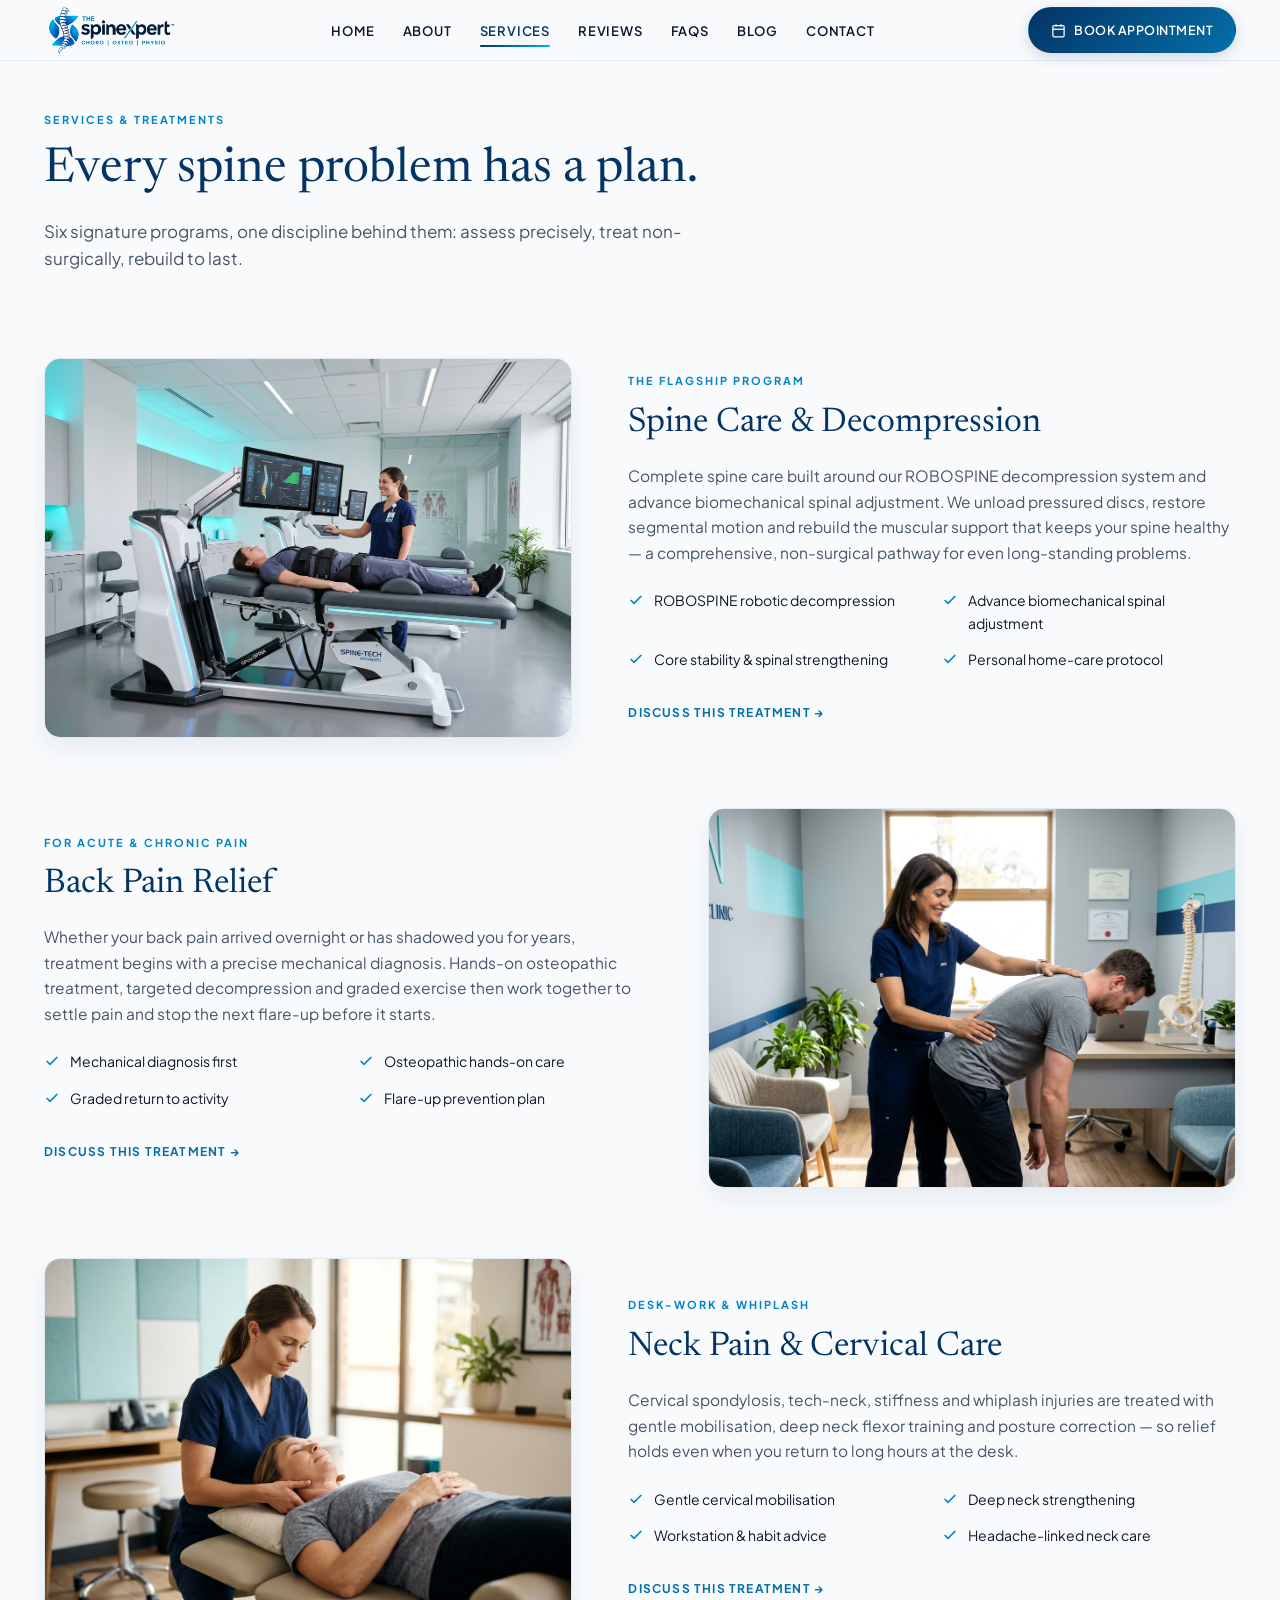
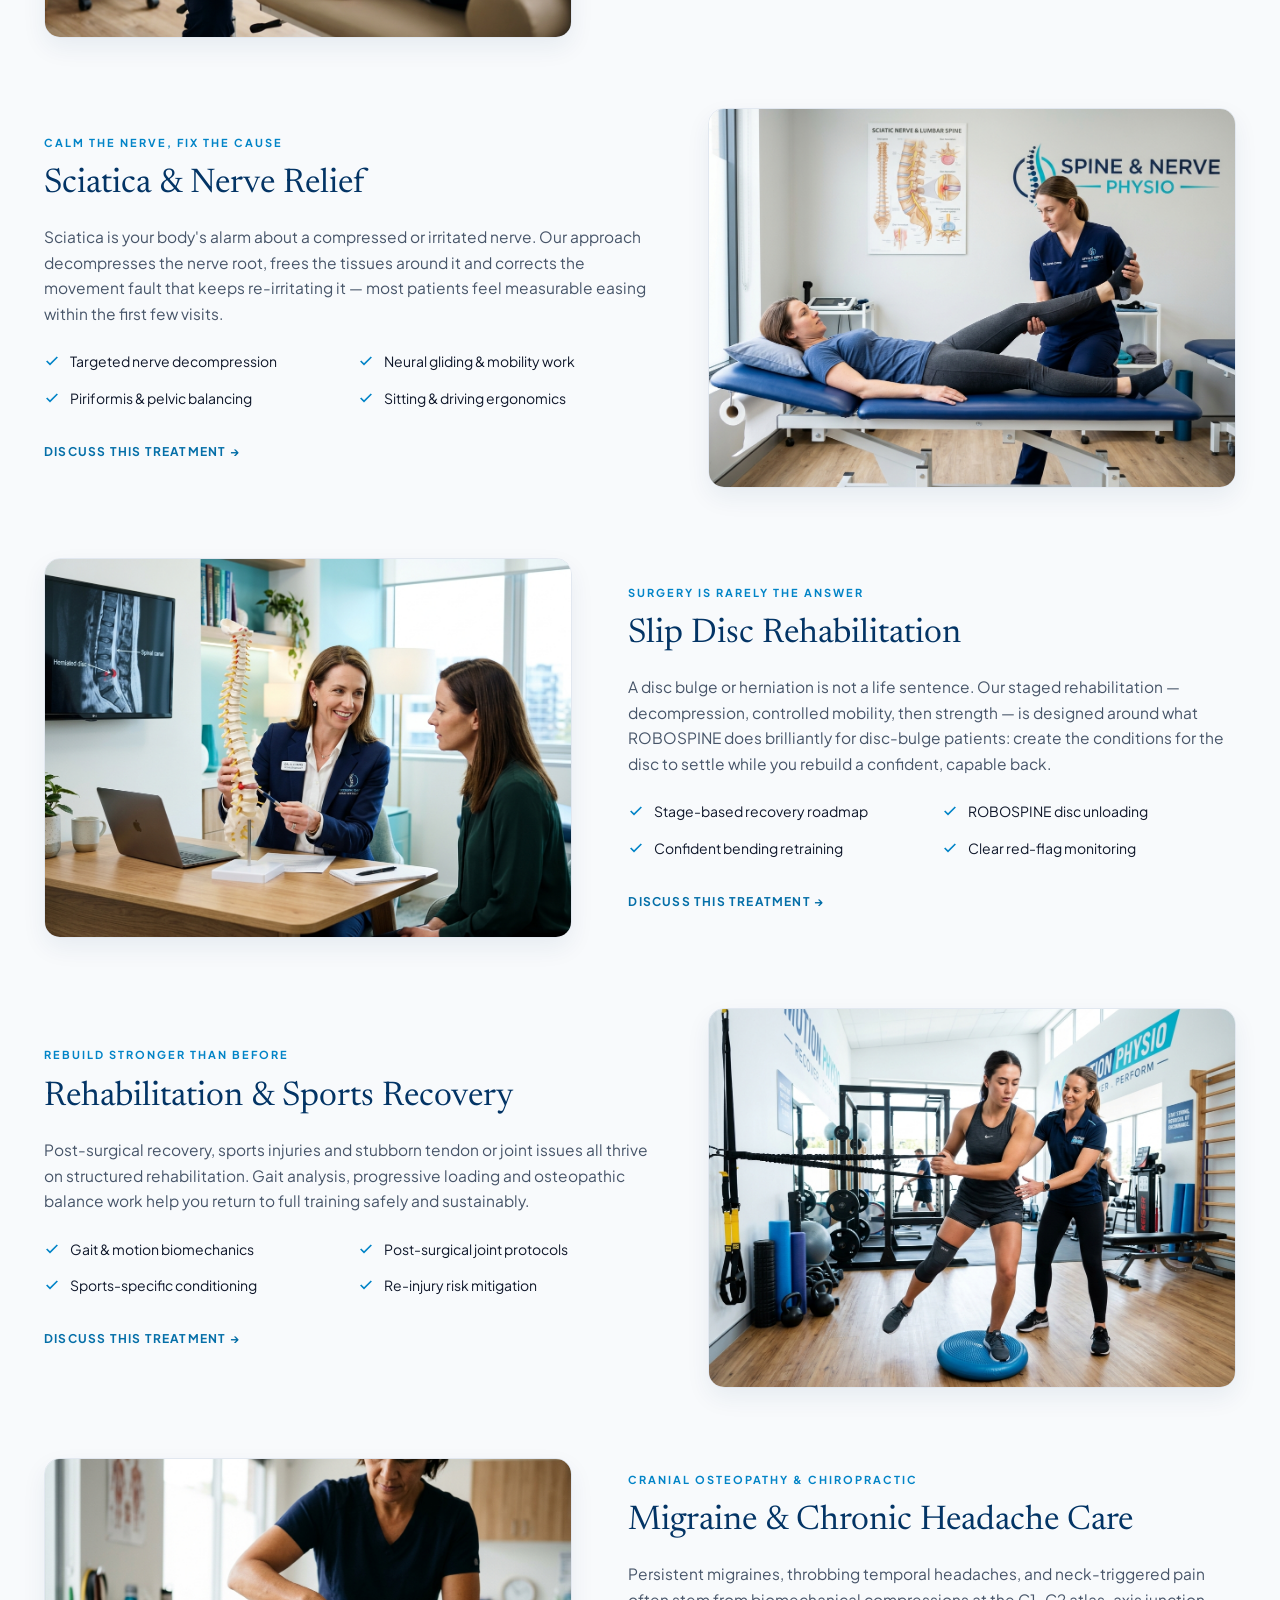
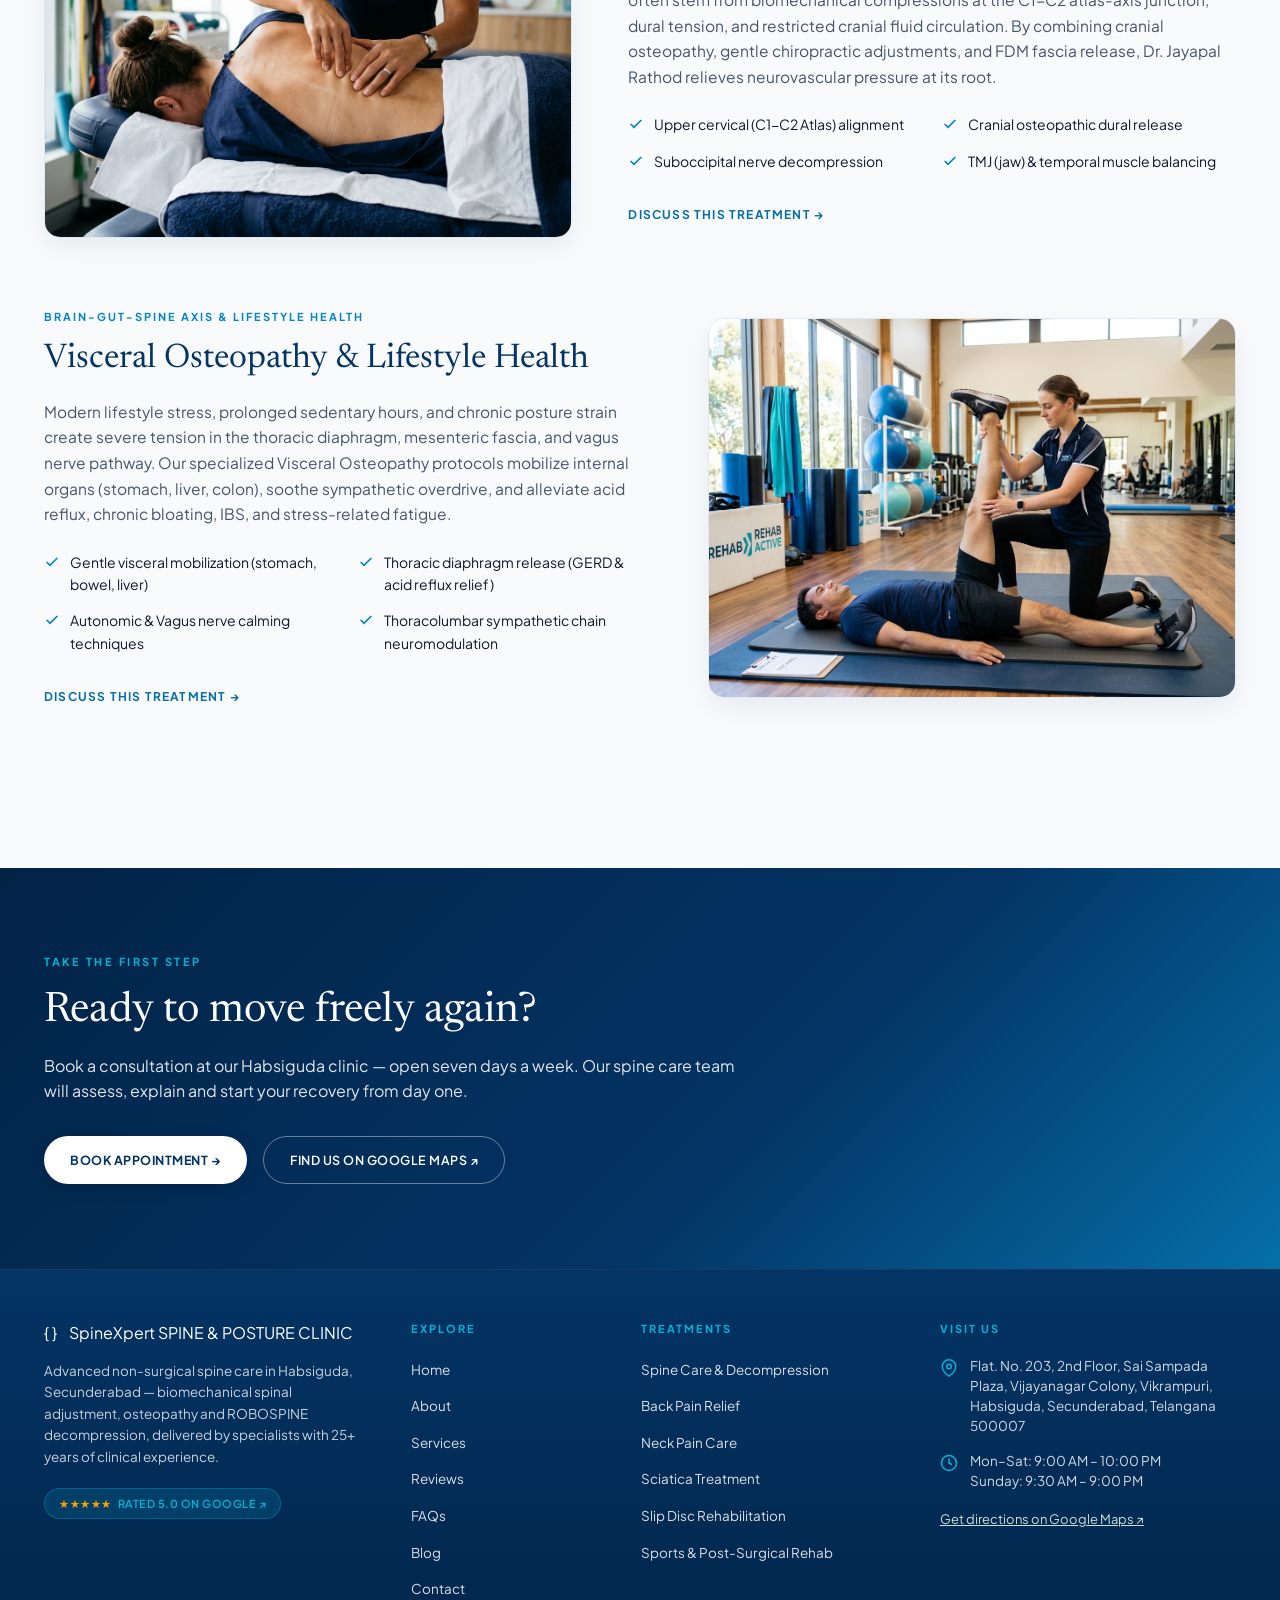
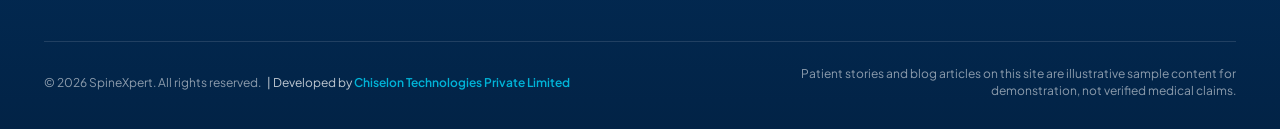
<file: services/index.html>
<!DOCTYPE html>
<html lang="en">
<head>
  <meta charset="UTF-8">
  <meta name="viewport" content="width=device-width, initial-scale=1.0">
  <title>Services & Treatments | SpineXpert - Non-Surgical Spine Programs</title>
    <!-- Favicon -->
  <link rel="icon" type="image/png" sizes="32x32" href="../assets/images/favicon-32x32.png">
  <link rel="icon" type="image/png" href="../assets/images/favicon.png">
  <link rel="apple-touch-icon" sizes="180x180" href="../assets/images/apple-touch-icon.png">
  <!-- Google Fonts -->
  <link rel="preconnect" href="https://fonts.googleapis.com">
  <link rel="preconnect" href="https://fonts.gstatic.com" crossorigin>
  <link href="https://fonts.googleapis.com/css2?family=Newsreader:ital,opsz,wght@0,6..72,300..700;1,6..72,300..700&family=Plus+Jakarta+Sans:wght@400;500;600;700&display=swap" rel="stylesheet">
  <!-- Stylesheets -->
  <link rel="stylesheet" href="../assets/css/aos.css">
  <link rel="stylesheet" href="../assets/css/style.css">
  <link rel="stylesheet" href="../assets/css/components.css">
  <link rel="stylesheet" href="../assets/css/smart-modal.css">
</head>
<body>

  <!-- Navigation Header -->
  <header class="header">
    <div class="container nav-container">
      <a href="../" class="logo">
        <img src="../assets/images/logo.png" alt="SpineXpert Spine and Posture Clinic" class="logo-img">
      </a>

      <nav>
        <ul class="nav-links">
          <li><a href="../" class="nav-link">HOME</a></li>
          <li><a href="../about/" class="nav-link">ABOUT</a></li>
          <li><a href="../services/" class="nav-link active">SERVICES</a></li>
          <li><a href="../reviews/" class="nav-link">REVIEWS</a></li>
          <li><a href="../faqs/" class="nav-link">FAQS</a></li>
          <li><a href="../blog/" class="nav-link">BLOG</a></li>
          <li><a href="../contact/" class="nav-link">CONTACT</a></li>
        </ul>
      </nav>

      <div class="nav-actions">
        <a href="#book" class="btn-book" data-open-booking>
          <svg width="15" height="15" viewBox="0 0 24 24" fill="none" stroke="currentColor" stroke-width="2"><rect x="3" y="4" width="18" height="18" rx="2" ry="2"></rect><line x1="16" y1="2" x2="16" y2="6"></line><line x1="8" y1="2" x2="8" y2="6"></line><line x1="3" y1="10" x2="21" y2="10"></line></svg>
          BOOK APPOINTMENT
        </a>
        <button class="mobile-toggle" aria-label="Toggle navigation">☰</button>
      </div>
    </div>
  </header>

  <main>
    <section class="container" style="padding-top: 50px;">
      <span class="eyebrow">SERVICES & TREATMENTS</span>
      <h1 class="page-title">Every spine problem has a plan.</h1>
      <p class="page-lead">Six signature programs, one discipline behind them: assess precisely, treat non-surgically, rebuild to last.</p>

      <!-- Services List -->
      <div class="services-list">

        <!-- Program 1: Spine Care & Decompression -->
        <div class="service-row" data-aos="fade-up">
          <div class="service-img-col">
            <div class="service-img-box">
              <img src="../assets/images/service-decompression.jpg" alt="ROBOSPINE Decompression Suite">
            </div>
          </div>
          <div class="service-content-col">
            <span class="eyebrow">THE FLAGSHIP PROGRAM</span>
            <h2 class="page-title" style="font-size: 34px;">Spine Care & Decompression</h2>
            <p style="color: var(--text-muted); font-size: 15.5px; line-height: 1.65;">
              Complete spine care built around our ROBOSPINE decompression system and advance biomechanical spinal adjustment. We unload pressured discs, restore segmental motion and rebuild the muscular support that keeps your spine healthy &mdash; a comprehensive, non-surgical pathway for even long-standing problems.
            </p>
            <div class="service-bullets">
              <div class="bullet-item">
                <svg width="16" height="16" viewBox="0 0 24 24" fill="none" stroke="currentColor" stroke-width="2.5"><polyline points="20 6 9 17 4 12"></polyline></svg>
                <span>ROBOSPINE robotic decompression</span>
              </div>
              <div class="bullet-item">
                <svg width="16" height="16" viewBox="0 0 24 24" fill="none" stroke="currentColor" stroke-width="2.5"><polyline points="20 6 9 17 4 12"></polyline></svg>
                <span>Advance biomechanical spinal adjustment</span>
              </div>
              <div class="bullet-item">
                <svg width="16" height="16" viewBox="0 0 24 24" fill="none" stroke="currentColor" stroke-width="2.5"><polyline points="20 6 9 17 4 12"></polyline></svg>
                <span>Core stability & spinal strengthening</span>
              </div>
              <div class="bullet-item">
                <svg width="16" height="16" viewBox="0 0 24 24" fill="none" stroke="currentColor" stroke-width="2.5"><polyline points="20 6 9 17 4 12"></polyline></svg>
                <span>Personal home-care protocol</span>
              </div>
            </div>
            <a href="../contact/" class="service-link">
              DISCUSS THIS TREATMENT &rarr;
            </a>
          </div>
        </div>

        <!-- Program 2: Back Pain Relief (Reverse) -->
        <div class="service-row reverse" data-aos="fade-up">
          <div class="service-img-col">
            <div class="service-img-box">
              <img src="../assets/images/service-back-pain.jpg" alt="Back Pain Relief therapy">
            </div>
          </div>
          <div class="service-content-col">
            <span class="eyebrow">FOR ACUTE & CHRONIC PAIN</span>
            <h2 class="page-title" style="font-size: 34px;">Back Pain Relief</h2>
            <p style="color: var(--text-muted); font-size: 15.5px; line-height: 1.65;">
              Whether your back pain arrived overnight or has shadowed you for years, treatment begins with a precise mechanical diagnosis. Hands-on osteopathic treatment, targeted decompression and graded exercise then work together to settle pain and stop the next flare-up before it starts.
            </p>
            <div class="service-bullets">
              <div class="bullet-item">
                <svg width="16" height="16" viewBox="0 0 24 24" fill="none" stroke="currentColor" stroke-width="2.5"><polyline points="20 6 9 17 4 12"></polyline></svg>
                <span>Mechanical diagnosis first</span>
              </div>
              <div class="bullet-item">
                <svg width="16" height="16" viewBox="0 0 24 24" fill="none" stroke="currentColor" stroke-width="2.5"><polyline points="20 6 9 17 4 12"></polyline></svg>
                <span>Osteopathic hands-on care</span>
              </div>
              <div class="bullet-item">
                <svg width="16" height="16" viewBox="0 0 24 24" fill="none" stroke="currentColor" stroke-width="2.5"><polyline points="20 6 9 17 4 12"></polyline></svg>
                <span>Graded return to activity</span>
              </div>
              <div class="bullet-item">
                <svg width="16" height="16" viewBox="0 0 24 24" fill="none" stroke="currentColor" stroke-width="2.5"><polyline points="20 6 9 17 4 12"></polyline></svg>
                <span>Flare-up prevention plan</span>
              </div>
            </div>
            <a href="../contact/" class="service-link">
              DISCUSS THIS TREATMENT &rarr;
            </a>
          </div>
        </div>

        <!-- Program 3: Neck Pain & Cervical Care -->
        <div class="service-row" data-aos="fade-up">
          <div class="service-img-col">
            <div class="service-img-box">
              <img src="../assets/images/service-neck-pain.jpg" alt="Neck Pain and Cervical Care">
            </div>
          </div>
          <div class="service-content-col">
            <span class="eyebrow">DESK-WORK & WHIPLASH</span>
            <h2 class="page-title" style="font-size: 34px;">Neck Pain & Cervical Care</h2>
            <p style="color: var(--text-muted); font-size: 15.5px; line-height: 1.65;">
              Cervical spondylosis, tech-neck, stiffness and whiplash injuries are treated with gentle mobilisation, deep neck flexor training and posture correction &mdash; so relief holds even when you return to long hours at the desk.
            </p>
            <div class="service-bullets">
              <div class="bullet-item">
                <svg width="16" height="16" viewBox="0 0 24 24" fill="none" stroke="currentColor" stroke-width="2.5"><polyline points="20 6 9 17 4 12"></polyline></svg>
                <span>Gentle cervical mobilisation</span>
              </div>
              <div class="bullet-item">
                <svg width="16" height="16" viewBox="0 0 24 24" fill="none" stroke="currentColor" stroke-width="2.5"><polyline points="20 6 9 17 4 12"></polyline></svg>
                <span>Deep neck strengthening</span>
              </div>
              <div class="bullet-item">
                <svg width="16" height="16" viewBox="0 0 24 24" fill="none" stroke="currentColor" stroke-width="2.5"><polyline points="20 6 9 17 4 12"></polyline></svg>
                <span>Workstation & habit advice</span>
              </div>
              <div class="bullet-item">
                <svg width="16" height="16" viewBox="0 0 24 24" fill="none" stroke="currentColor" stroke-width="2.5"><polyline points="20 6 9 17 4 12"></polyline></svg>
                <span>Headache-linked neck care</span>
              </div>
            </div>
            <a href="../contact/" class="service-link">
              DISCUSS THIS TREATMENT &rarr;
            </a>
          </div>
        </div>

        <!-- Program 4: Sciatica & Nerve Relief (Reverse) -->
        <div class="service-row reverse" data-aos="fade-up">
          <div class="service-img-col">
            <div class="service-img-box">
              <img src="../assets/images/service-sciatica.jpg" alt="Sciatica and nerve pain treatment">
            </div>
          </div>
          <div class="service-content-col">
            <span class="eyebrow">CALM THE NERVE, FIX THE CAUSE</span>
            <h2 class="page-title" style="font-size: 34px;">Sciatica & Nerve Relief</h2>
            <p style="color: var(--text-muted); font-size: 15.5px; line-height: 1.65;">
              Sciatica is your body's alarm about a compressed or irritated nerve. Our approach decompresses the nerve root, frees the tissues around it and corrects the movement fault that keeps re-irritating it &mdash; most patients feel measurable easing within the first few visits.
            </p>
            <div class="service-bullets">
              <div class="bullet-item">
                <svg width="16" height="16" viewBox="0 0 24 24" fill="none" stroke="currentColor" stroke-width="2.5"><polyline points="20 6 9 17 4 12"></polyline></svg>
                <span>Targeted nerve decompression</span>
              </div>
              <div class="bullet-item">
                <svg width="16" height="16" viewBox="0 0 24 24" fill="none" stroke="currentColor" stroke-width="2.5"><polyline points="20 6 9 17 4 12"></polyline></svg>
                <span>Neural gliding & mobility work</span>
              </div>
              <div class="bullet-item">
                <svg width="16" height="16" viewBox="0 0 24 24" fill="none" stroke="currentColor" stroke-width="2.5"><polyline points="20 6 9 17 4 12"></polyline></svg>
                <span>Piriformis & pelvic balancing</span>
              </div>
              <div class="bullet-item">
                <svg width="16" height="16" viewBox="0 0 24 24" fill="none" stroke="currentColor" stroke-width="2.5"><polyline points="20 6 9 17 4 12"></polyline></svg>
                <span>Sitting & driving ergonomics</span>
              </div>
            </div>
            <a href="../contact/" class="service-link">
              DISCUSS THIS TREATMENT &rarr;
            </a>
          </div>
        </div>

        <!-- Program 5: Slip Disc Rehabilitation -->
        <div class="service-row" data-aos="fade-up">
          <div class="service-img-col">
            <div class="service-img-box">
              <img src="../assets/images/service-slip-disc.jpg" alt="Slip Disc Rehabilitation program">
            </div>
          </div>
          <div class="service-content-col">
            <span class="eyebrow">SURGERY IS RARELY THE ANSWER</span>
            <h2 class="page-title" style="font-size: 34px;">Slip Disc Rehabilitation</h2>
            <p style="color: var(--text-muted); font-size: 15.5px; line-height: 1.65;">
              A disc bulge or herniation is not a life sentence. Our staged rehabilitation &mdash; decompression, controlled mobility, then strength &mdash; is designed around what ROBOSPINE does brilliantly for disc-bulge patients: create the conditions for the disc to settle while you rebuild a confident, capable back.
            </p>
            <div class="service-bullets">
              <div class="bullet-item">
                <svg width="16" height="16" viewBox="0 0 24 24" fill="none" stroke="currentColor" stroke-width="2.5"><polyline points="20 6 9 17 4 12"></polyline></svg>
                <span>Stage-based recovery roadmap</span>
              </div>
              <div class="bullet-item">
                <svg width="16" height="16" viewBox="0 0 24 24" fill="none" stroke="currentColor" stroke-width="2.5"><polyline points="20 6 9 17 4 12"></polyline></svg>
                <span>ROBOSPINE disc unloading</span>
              </div>
              <div class="bullet-item">
                <svg width="16" height="16" viewBox="0 0 24 24" fill="none" stroke="currentColor" stroke-width="2.5"><polyline points="20 6 9 17 4 12"></polyline></svg>
                <span>Confident bending retraining</span>
              </div>
              <div class="bullet-item">
                <svg width="16" height="16" viewBox="0 0 24 24" fill="none" stroke="currentColor" stroke-width="2.5"><polyline points="20 6 9 17 4 12"></polyline></svg>
                <span>Clear red-flag monitoring</span>
              </div>
            </div>
            <a href="../contact/" class="service-link">
              DISCUSS THIS TREATMENT &rarr;
            </a>
          </div>
        </div>

        <!-- Program 6: Rehabilitation & Sports Recovery (Reverse) -->
        <div class="service-row reverse" data-aos="fade-up">
          <div class="service-img-col">
            <div class="service-img-box">
              <img src="../assets/images/service-sports-rehab.jpg" alt="Rehabilitation & Sports Recovery">
            </div>
          </div>
          <div class="service-content-col">
            <span class="eyebrow">REBUILD STRONGER THAN BEFORE</span>
            <h2 class="page-title" style="font-size: 34px;">Rehabilitation & Sports Recovery</h2>
            <p style="color: var(--text-muted); font-size: 15.5px; line-height: 1.65;">
              Post-surgical recovery, sports injuries and stubborn tendon or joint issues all thrive on structured rehabilitation. Gait analysis, progressive loading and osteopathic balance work help you return to full training safely and sustainably.
            </p>
            <div class="service-bullets">
              <div class="bullet-item">
                <svg width="16" height="16" viewBox="0 0 24 24" fill="none" stroke="currentColor" stroke-width="2.5"><polyline points="20 6 9 17 4 12"></polyline></svg>
                <span>Gait & motion biomechanics</span>
              </div>
              <div class="bullet-item">
                <svg width="16" height="16" viewBox="0 0 24 24" fill="none" stroke="currentColor" stroke-width="2.5"><polyline points="20 6 9 17 4 12"></polyline></svg>
                <span>Post-surgical joint protocols</span>
              </div>
              <div class="bullet-item">
                <svg width="16" height="16" viewBox="0 0 24 24" fill="none" stroke="currentColor" stroke-width="2.5"><polyline points="20 6 9 17 4 12"></polyline></svg>
                <span>Sports-specific conditioning</span>
              </div>
              <div class="bullet-item">
                <svg width="16" height="16" viewBox="0 0 24 24" fill="none" stroke="currentColor" stroke-width="2.5"><polyline points="20 6 9 17 4 12"></polyline></svg>
                <span>Re-injury risk mitigation</span>
              </div>
            </div>
            <a href="../contact/" class="service-link">
              DISCUSS THIS TREATMENT &rarr;
            </a>
          </div>
        </div>

        <!-- Program 7: Osteopathy for Migraines & Cervicogenic Headaches -->
        <div class="service-row" data-aos="fade-up">
          <div class="service-img-col">
            <div class="service-img-box">
              <img src="../assets/images/clinic-hands.jpg" alt="Cranial osteopathy and chiropractic treatment for migraine">
            </div>
          </div>
          <div class="service-content-col">
            <span class="eyebrow">CRANIAL OSTEOPATHY & CHIROPRACTIC</span>
            <h2 class="page-title" style="font-size: 34px;">Migraine & Chronic Headache Care</h2>
            <p style="color: var(--text-muted); font-size: 15.5px; line-height: 1.65;">
              Persistent migraines, throbbing temporal headaches, and neck-triggered pain often stem from biomechanical compressions at the C1-C2 atlas-axis junction, dural tension, and restricted cranial fluid circulation. By combining cranial osteopathy, gentle chiropractic adjustments, and FDM fascia release, Dr. Jayapal Rathod relieves neurovascular pressure at its root.
            </p>
            <div class="service-bullets">
              <div class="bullet-item">
                <svg width="16" height="16" viewBox="0 0 24 24" fill="none" stroke="currentColor" stroke-width="2.5"><polyline points="20 6 9 17 4 12"></polyline></svg>
                <span>Upper cervical (C1-C2 Atlas) alignment</span>
              </div>
              <div class="bullet-item">
                <svg width="16" height="16" viewBox="0 0 24 24" fill="none" stroke="currentColor" stroke-width="2.5"><polyline points="20 6 9 17 4 12"></polyline></svg>
                <span>Cranial osteopathic dural release</span>
              </div>
              <div class="bullet-item">
                <svg width="16" height="16" viewBox="0 0 24 24" fill="none" stroke="currentColor" stroke-width="2.5"><polyline points="20 6 9 17 4 12"></polyline></svg>
                <span>Suboccipital nerve decompression</span>
              </div>
              <div class="bullet-item">
                <svg width="16" height="16" viewBox="0 0 24 24" fill="none" stroke="currentColor" stroke-width="2.5"><polyline points="20 6 9 17 4 12"></polyline></svg>
                <span>TMJ (jaw) & temporal muscle balancing</span>
              </div>
            </div>
            <a href="../contact/" class="service-link">
              DISCUSS THIS TREATMENT &rarr;
            </a>
          </div>
        </div>

        <!-- Program 8: Visceral Osteopathy for Gut Health & Lifestyle Disorders (Reverse) -->
        <div class="service-row reverse" data-aos="fade-up">
          <div class="service-img-col">
            <div class="service-img-box">
              <img src="../assets/images/clinic-stretch.jpg" alt="Visceral osteopathy for gut health and lifestyle disorders">
            </div>
          </div>
          <div class="service-content-col">
            <span class="eyebrow">BRAIN-GUT-SPINE AXIS & LIFESTYLE HEALTH</span>
            <h2 class="page-title" style="font-size: 34px;">Visceral Osteopathy & Lifestyle Health</h2>
            <p style="color: var(--text-muted); font-size: 15.5px; line-height: 1.65;">
              Modern lifestyle stress, prolonged sedentary hours, and chronic posture strain create severe tension in the thoracic diaphragm, mesenteric fascia, and vagus nerve pathway. Our specialized Visceral Osteopathy protocols mobilize internal organs (stomach, liver, colon), soothe sympathetic overdrive, and alleviate acid reflux, chronic bloating, IBS, and stress-related fatigue.
            </p>
            <div class="service-bullets">
              <div class="bullet-item">
                <svg width="16" height="16" viewBox="0 0 24 24" fill="none" stroke="currentColor" stroke-width="2.5"><polyline points="20 6 9 17 4 12"></polyline></svg>
                <span>Gentle visceral mobilization (stomach, bowel, liver)</span>
              </div>
              <div class="bullet-item">
                <svg width="16" height="16" viewBox="0 0 24 24" fill="none" stroke="currentColor" stroke-width="2.5"><polyline points="20 6 9 17 4 12"></polyline></svg>
                <span>Thoracic diaphragm release (GERD & acid reflux relief)</span>
              </div>
              <div class="bullet-item">
                <svg width="16" height="16" viewBox="0 0 24 24" fill="none" stroke="currentColor" stroke-width="2.5"><polyline points="20 6 9 17 4 12"></polyline></svg>
                <span>Autonomic & Vagus nerve calming techniques</span>
              </div>
              <div class="bullet-item">
                <svg width="16" height="16" viewBox="0 0 24 24" fill="none" stroke="currentColor" stroke-width="2.5"><polyline points="20 6 9 17 4 12"></polyline></svg>
                <span>Thoracolumbar sympathetic chain neuromodulation</span>
              </div>
            </div>
            <a href="../contact/" class="service-link">
              DISCUSS THIS TREATMENT &rarr;
            </a>
          </div>
        </div>

      </div>
    </section>

    <!-- Global CTA Banner -->
    <section class="cta-banner-section">
      <div class="container">
        <div class="cta-banner-content" data-aos="zoom-in">
          <div class="cta-banner-eyebrow">TAKE THE FIRST STEP</div>
          <h2 class="cta-banner-title">Ready to move freely again?</h2>
          <p class="cta-banner-text">Book a consultation at our Habsiguda clinic &mdash; open seven days a week. Our spine care team will assess, explain and start your recovery from day one.</p>
          <div class="cta-banner-buttons">
            <a href="#book" class="btn-white" data-open-booking>
              BOOK APPOINTMENT &rarr;
            </a>
            <a href="https://maps.app.goo.gl/r6jLsgNT8QfVkWU5A" target="_blank" rel="noopener" class="btn-banner-outline">
              FIND US ON GOOGLE MAPS &nearr;
            </a>
          </div>
        </div>
      </div>
    </section>
  </main>

  <!-- Global Footer -->
  <footer class="site-footer">
    <div class="container">
      <div class="footer-grid">
        <div class="footer-brand">
          <div class="logo">
            <div class="logo-icon">{ }</div>
            <div class="logo-text">
              <span class="logo-title">SpineXpert</span>
              <span class="logo-subtitle">SPINE & POSTURE CLINIC</span>
            </div>
          </div>
          <p class="footer-desc">
            Advanced non-surgical spine care in Habsiguda, Secunderabad &mdash; biomechanical spinal adjustment, osteopathy and ROBOSPINE decompression, delivered by specialists with 25+ years of clinical experience.
          </p>
          <div class="footer-badge">
            <span class="stars">&#9733;&#9733;&#9733;&#9733;&#9733;</span>
            <span>RATED 5.0 ON GOOGLE &nearr;</span>
          </div>
        </div>

        <div>
          <div class="footer-col-title">EXPLORE</div>
          <ul class="footer-links">
            <li><a href="../">Home</a></li>
            <li><a href="../about/">About</a></li>
            <li><a href="../services/">Services</a></li>
            <li><a href="../reviews/">Reviews</a></li>
            <li><a href="../faqs/">FAQs</a></li>
            <li><a href="../blog/">Blog</a></li>
            <li><a href="../contact/">Contact</a></li>
          </ul>
        </div>

        <div>
          <div class="footer-col-title">TREATMENTS</div>
          <ul class="footer-links">
            <li><a href="../services/">Spine Care & Decompression</a></li>
            <li><a href="../services/">Back Pain Relief</a></li>
            <li><a href="../services/">Neck Pain Care</a></li>
            <li><a href="../services/">Sciatica Treatment</a></li>
            <li><a href="../services/">Slip Disc Rehabilitation</a></li>
            <li><a href="../services/">Sports & Post-Surgical Rehab</a></li>
          </ul>
        </div>

        <div>
          <div class="footer-col-title">VISIT US</div>
          <div class="footer-contact-item">
            <svg width="18" height="18" viewBox="0 0 24 24" fill="none" stroke="currentColor" stroke-width="2"><path d="M21 10c0 7-9 13-9 13s-9-6-9-13a9 9 0 0 1 18 0z"></path><circle cx="12" cy="10" r="3"></circle></svg>
            <div>Flat. No. 203, 2nd Floor, Sai Sampada Plaza, Vijayanagar Colony, Vikrampuri, Habsiguda, Secunderabad, Telangana 500007</div>
          </div>
          <div class="footer-contact-item">
            <svg width="18" height="18" viewBox="0 0 24 24" fill="none" stroke="currentColor" stroke-width="2"><circle cx="12" cy="12" r="10"></circle><polyline points="12 6 12 12 16 14"></polyline></svg>
            <div>Mon&ndash;Sat: 9:00 AM &ndash; 10:00 PM<br>Sunday: 9:30 AM &ndash; 9:00 PM</div>
          </div>
          <div style="margin-top: 14px;">
            <a href="https://maps.app.goo.gl/r6jLsgNT8QfVkWU5A" target="_blank" rel="noopener" style="color: #cadfd4; font-size: 13px; text-decoration: underline;">
              Get directions on Google Maps &nearr;
            </a>
          </div>
        </div>
      </div>

      <div class="footer-bottom">
        <div>&copy; 2026 SpineXpert. All rights reserved. <span class="footer-credit">| Developed by <a href="https://www.chiselontechnologies.com/" target="_blank" rel="noopener" class="developer-link"><strong>Chiselon Technologies Private Limited</strong></a></span></div>
        <div class="footer-disclaimer">Patient stories and blog articles on this site are illustrative sample content for demonstration, not verified medical claims.</div>
      </div>
    </div>
  </footer>

      <!-- ============ SMART ENGAGEMENT MODAL (Exact design from Revive Clinic) ============ -->
    <div class="smart-modal-overlay" id="smartEngagementModal" aria-hidden="true">
      <div class="smart-modal-card" role="dialog" aria-modal="true" aria-labelledby="smartModalHeadline">
        <!-- Header Bar -->
        <div class="smart-modal-header">
          <button class="smart-modal-close" id="smartModalClose" type="button" aria-label="Close modal">
            <svg viewBox="0 0 24 24" width="18" height="18" stroke="currentColor" stroke-width="2.2" fill="none" stroke-linecap="round" stroke-linejoin="round">
              <line x1="18" y1="6" x2="6" y2="18"></line>
              <line x1="6" y1="6" x2="18" y2="18"></line>
            </svg>
          </button>
          <div class="smart-modal-tag" id="smartModalTag">
            <svg viewBox="0 0 24 24" width="13" height="13" fill="none" stroke="currentColor" stroke-width="2.5" stroke-linecap="round" stroke-linejoin="round">
              <path d="m12 3-1.912 5.813a2 2 0 0 1-1.275 1.275L3 12l5.813 1.912a2 2 0 0 1 1.275 1.275L12 21l1.912-5.813a2 2 0 0 1 1.275-1.275L21 12l-5.813-1.912a2 2 0 0 1-1.275-1.275L12 3Z"/>
            </svg>
            <span id="smartModalTagText">WELCOME TO SPINEXPERT</span>
          </div>
          <h3 class="smart-modal-headline" id="smartModalHeadline">Looking for Expert Spine &amp; Physiotherapy Consultation?</h3>
          <p class="smart-modal-sub" id="smartModalSub">
            Need relief from neck pain, back pain, sciatica, slip disc or posture issues? Book an appointment or request a quick callback from our spine specialist in Habsiguda.
          </p>
        </div>

        <!-- Modal Body with 2 Tabs -->
        <div class="smart-modal-body">
          <div class="smart-tabs-nav">
            <button type="button" class="smart-tab-btn active" id="tabBtnBooking" data-tab="bookingTab">
              <svg viewBox="0 0 24 24" width="16" height="16" fill="none" stroke="currentColor" stroke-width="2" stroke-linecap="round" stroke-linejoin="round">
                <rect width="18" height="18" x="3" y="4" rx="2" ry="2"/>
                <line x1="16" x2="16" y1="2" y2="6"/>
                <line x1="8" x2="8" y1="2" y2="6"/>
                <line x1="3" x2="21" y1="10" y2="10"/>
              </svg>
              <span>Book Appointment</span>
            </button>
            <button type="button" class="smart-tab-btn" id="tabBtnCallback" data-tab="callbackTab">
              <svg viewBox="0 0 24 24" width="16" height="16" fill="none" stroke="currentColor" stroke-width="2" stroke-linecap="round" stroke-linejoin="round">
                <path d="M22 16.92v3a2 2 0 0 1-2.18 2 19.79 19.79 0 0 1-8.63-3.07 19.5 19.5 0 0 1-6-6 19.79 19.79 0 0 1-3.07-8.67A2 2 0 0 1 4.11 2h3a2 2 0 0 1 2 1.72 12.84 12.84 0 0 0 .7 2.81 2 2 0 0 1-.45 2.11L8.09 9.91a16 16 0 0 0 6 6l1.27-1.27a2 2 0 0 1 2.11-.45 12.84 12.84 0 0 0 2.81.7A2 2 0 0 1 22 16.92z"/>
              </svg>
              <span>Request Callback</span>
            </button>
          </div>

          <!-- Tab 1: Book Appointment (QR Code & Direct Link) -->
          <div class="smart-tab-pane active" id="bookingTab">
            <div class="smart-qr-card">
              <div class="smart-qr-badge">
                <span style="display:inline-block; width:6px; height:6px; background:#4ade80; border-radius:50%;"></span>
                Instant Confirmed Slot
              </div>
              <h4 class="smart-qr-title">Direct Online Booking</h4>
              <p class="smart-qr-desc">
                Select your preferred doctor, date, and live consultation time slot directly on our patient portal.
              </p>

              <div class="smart-qr-content-split">
                <div style="flex: 1;">
                  <a href="https://clinic.physioelitece.fit/patient-booking?token=clx_KrfnUzbXfuJDHYltwGSFXj6y" 
                     target="_blank" 
                     rel="noopener" 
                     class="smart-direct-btn">
                    <span>Book Online Instantly &nearr;</span>
                  </a>
                  <p style="font-size: 0.78rem; color: #94a3b8; margin: 8px 0 0; line-height: 1.4;">
                    Instant confirmation sent to your phone.
                  </p>
                </div>
                <div class="smart-qr-image-wrap">
                  <img src="../assets/images/booking-qr.png" alt="Scan to Book Online" width="90" height="90" />
                  <span>Scan to Book</span>
                </div>
              </div>
            </div>
          </div>

          <!-- Tab 2: Request Call Back -->
          <div class="smart-tab-pane" id="callbackTab">
            <form id="smartCallbackForm">
              <div style="display: flex; flex-direction: column; gap: 1rem;">
                <div>
                  <label class="smart-field-label">Your Name *</label>
                  <div class="smart-input-wrap">
                    <div class="smart-input-icon">
                      <svg viewBox="0 0 24 24" width="16" height="16" fill="none" stroke="currentColor" stroke-width="2" stroke-linecap="round" stroke-linejoin="round">
                        <path d="M19 21v-2a4 4 0 0 0-4-4H9a4 4 0 0 0-4 4v2"/>
                        <circle cx="12" cy="7" r="4"/>
                      </svg>
                    </div>
                    <input type="text" id="smartCallbackName" class="smart-input" required placeholder="Enter your full name" autocomplete="name" />
                  </div>
                </div>

                <div>
                  <label class="smart-field-label">Phone Number *</label>
                  <div class="smart-input-wrap">
                    <div class="smart-input-icon">
                      <svg viewBox="0 0 24 24" width="16" height="16" fill="none" stroke="currentColor" stroke-width="2" stroke-linecap="round" stroke-linejoin="round">
                        <path d="M22 16.92v3a2 2 0 0 1-2.18 2 19.79 19.79 0 0 1-8.63-3.07 19.5 19.5 0 0 1-6-6 19.79 19.79 0 0 1-3.07-8.67A2 2 0 0 1 4.11 2h3a2 2 0 0 1 2 1.72 12.84 12.84 0 0 0 .7 2.81 2 2 0 0 1-.45 2.11L8.09 9.91a16 16 0 0 0 6 6l1.27-1.27a2 2 0 0 1 2.11-.45 12.84 12.84 0 0 0 2.81.7A2 2 0 0 1 22 16.92z"/>
                      </svg>
                    </div>
                    <input type="tel" id="smartCallbackPhone" class="smart-input" required placeholder="Enter 10-digit mobile number" inputmode="numeric" pattern="[0-9+ -]{10,16}" autocomplete="tel" />
                  </div>
                </div>

                <button type="submit" class="smart-wa-submit-btn">
                  <svg viewBox="0 0 24 24" width="20" height="20" fill="currentColor">
                    <path d="M20.52 3.48A11.93 11.93 0 0 0 12.04 0C5.46 0 .1 5.36.1 11.94c0 2.1.55 4.15 1.6 5.96L0 24l6.28-1.65a11.9 11.9 0 0 0 5.76 1.48h.01c6.57 0 11.93-5.36 11.93-11.94 0-3.19-1.24-6.19-3.46-8.41ZM12.05 21.8a9.88 9.88 0 0 1-5.04-1.38l-.36-.21-3.74.98 1-3.64-.23-.37a9.87 9.87 0 0 1-1.52-5.24C2.16 6.5 6.6 2.06 12.05 2.06c2.64 0 5.12 1.03 6.98 2.89a9.82 9.82 0 0 1 2.9 6.99c0 5.45-4.44 9.86-9.88 9.86Zm5.42-7.4c-.3-.15-1.76-.87-2.03-.97-.27-.1-.47-.15-.67.15-.2.3-.77.97-.95 1.17-.17.2-.35.22-.65.07-.3-.15-1.26-.46-2.4-1.48-.89-.79-1.49-1.77-1.66-2.07-.17-.3-.02-.46.13-.61.14-.13.3-.35.45-.52.15-.17.2-.3.3-.5.1-.2.05-.37-.02-.52-.08-.15-.67-1.62-.92-2.22-.24-.58-.49-.5-.67-.51h-.57c-.2 0-.52.07-.8.37-.27.3-1.05 1.03-1.05 2.51s1.08 2.91 1.23 3.11c.15.2 2.12 3.24 5.14 4.54.72.31 1.28.5 1.72.64.72.23 1.38.2 1.9.12.58-.09 1.76-.72 2.01-1.42.25-.7.25-1.3.17-1.42-.07-.12-.27-.2-.57-.35Z"/>
                  </svg>
                  <span>Request Callback via WhatsApp</span>
                </button>
              </div>
            </form>
          </div>
        </div>
      </div>
    </div>

  <script src="../assets/js/aos.js"></script>
  <script src="../assets/js/main.js"></script>
  <script src="../assets/js/smart-modal.js"></script>
</body>
</html>
</file>
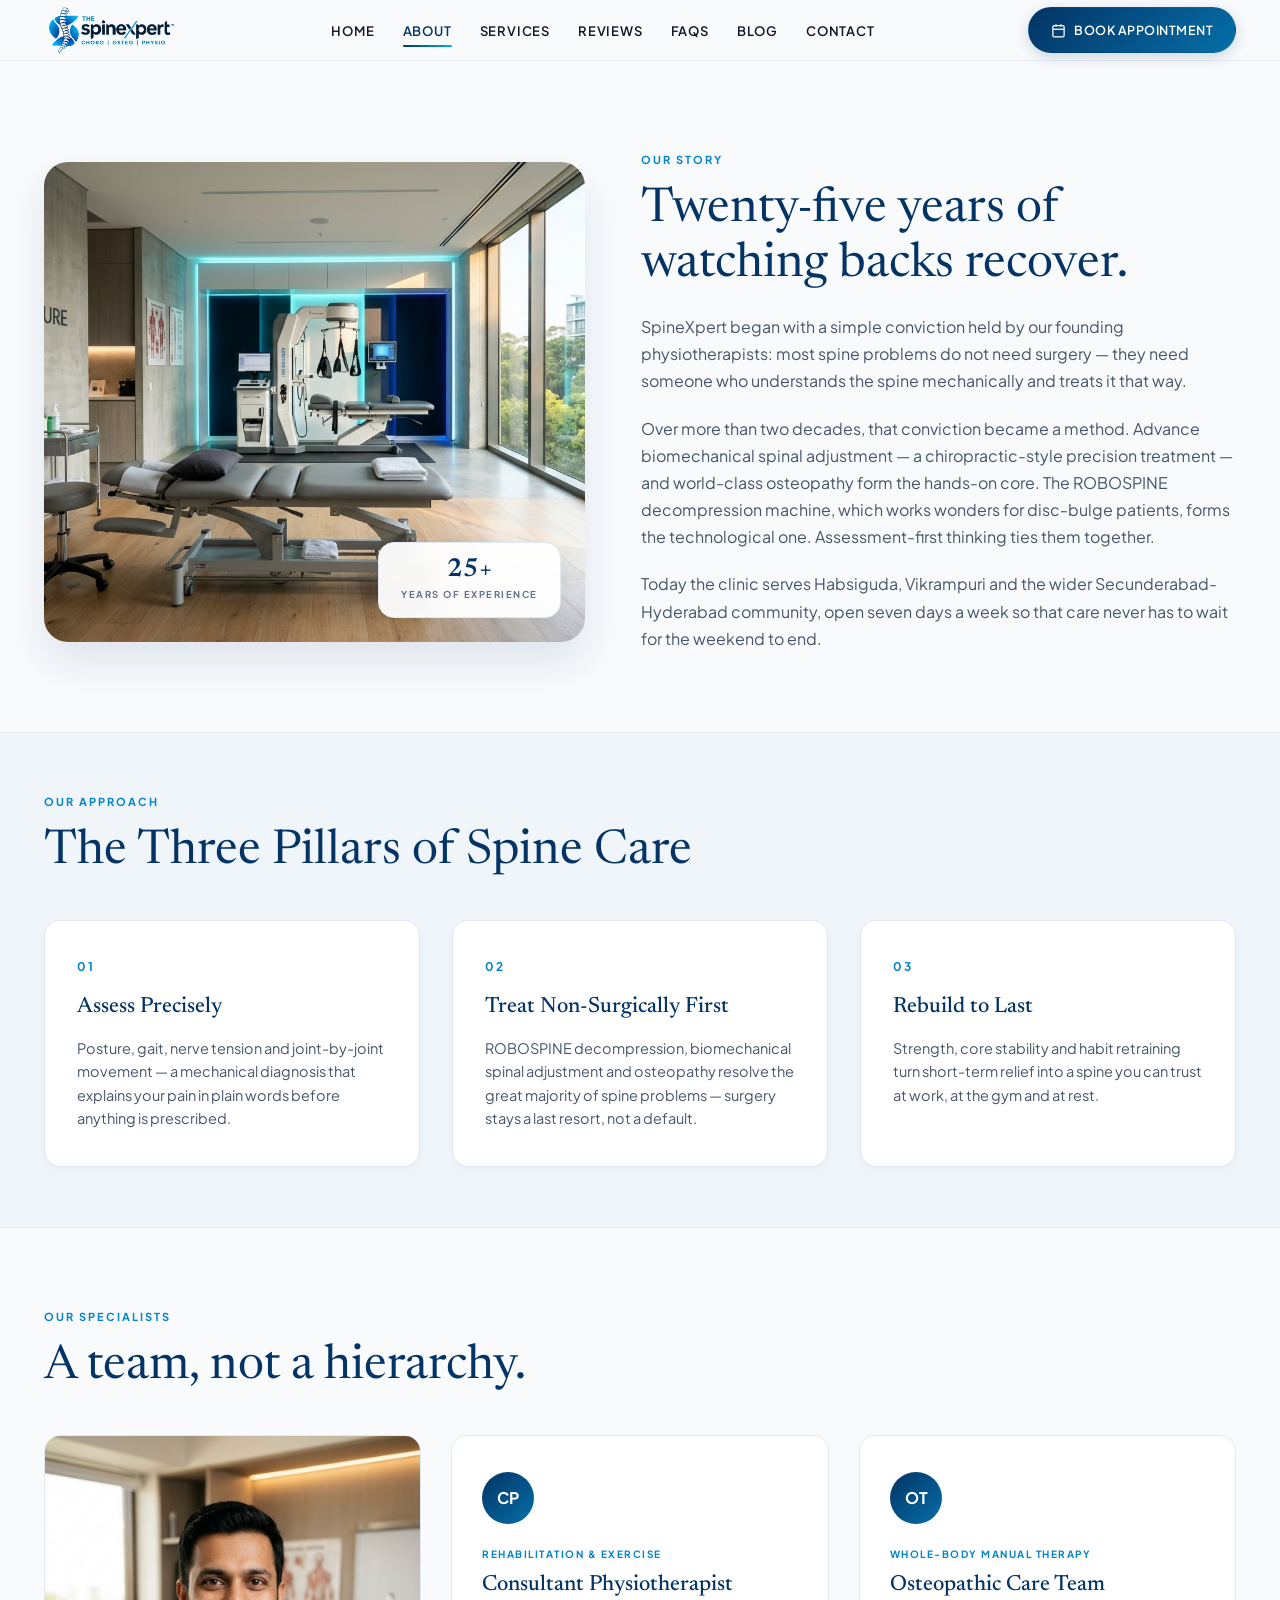
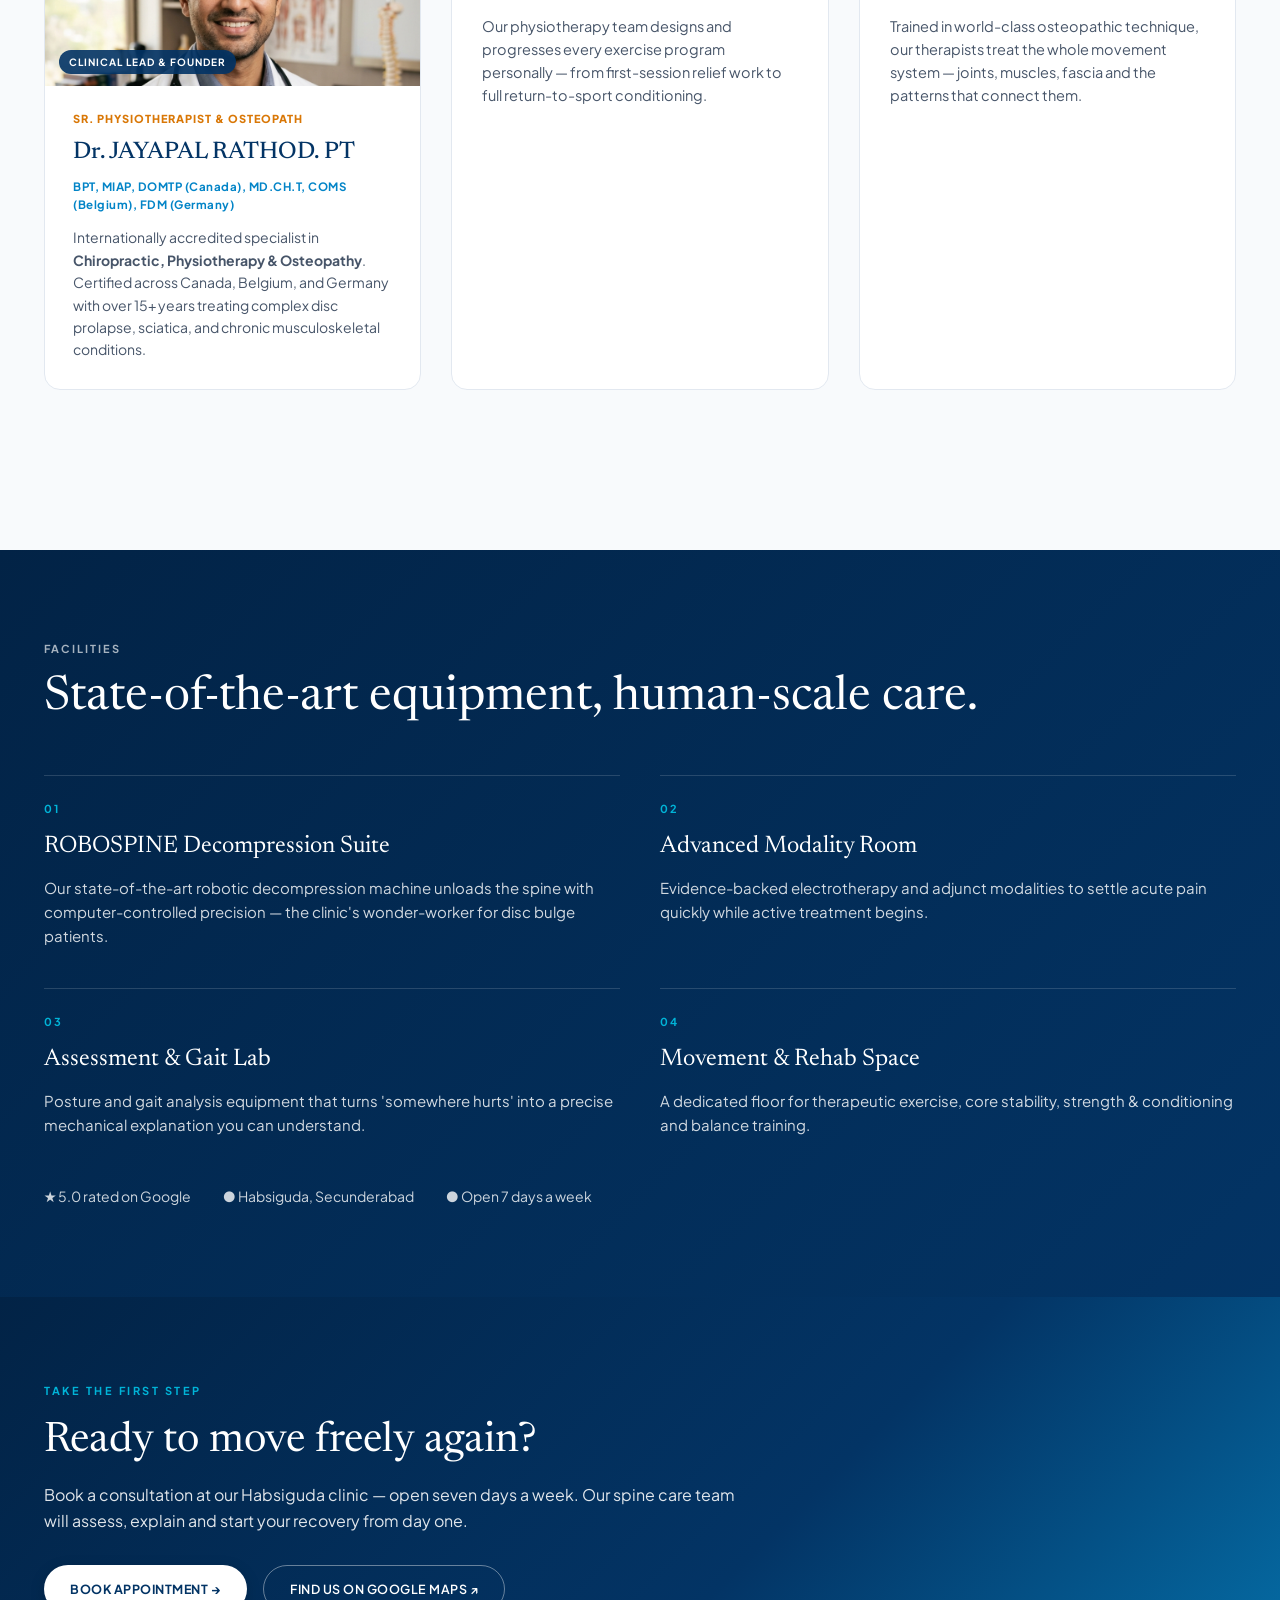
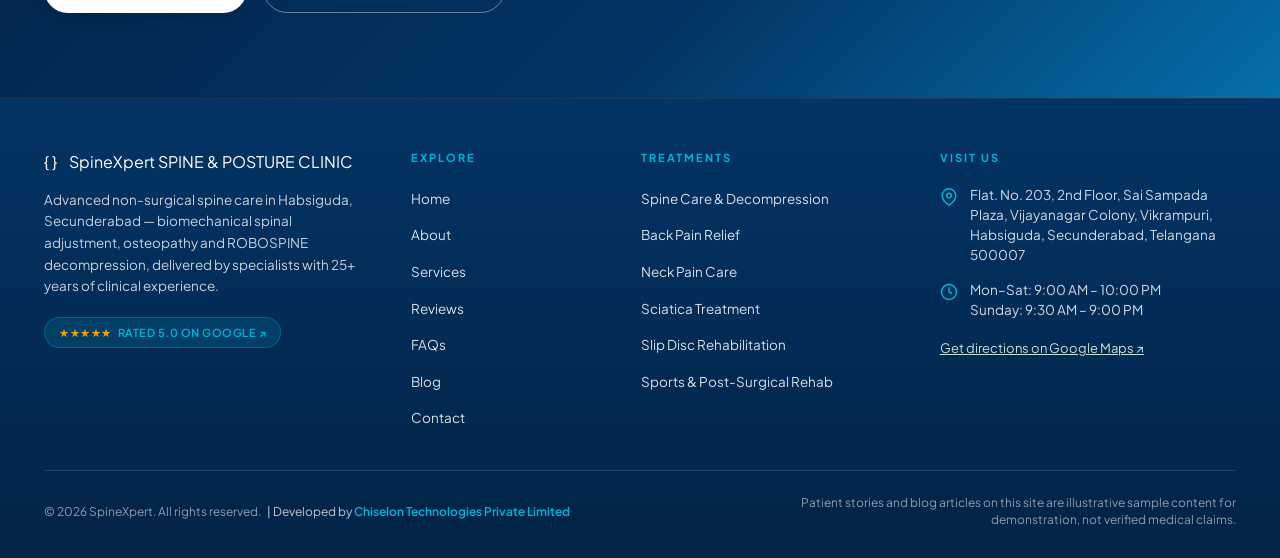
<file: about.html>
<!DOCTYPE html>
<html lang="en">
<head>
  <meta charset="UTF-8">
  <meta name="viewport" content="width=device-width, initial-scale=1.0">
  <title>About Us | SpineXpert - Spine & Posture Clinic</title>
    <!-- Favicon -->
  <link rel="icon" type="image/png" sizes="32x32" href="assets/images/favicon-32x32.png">
  <link rel="icon" type="image/png" href="assets/images/favicon.png">
  <link rel="apple-touch-icon" sizes="180x180" href="assets/images/apple-touch-icon.png">
  <!-- Google Fonts -->
  <link rel="preconnect" href="https://fonts.googleapis.com">
  <link rel="preconnect" href="https://fonts.gstatic.com" crossorigin>
  <link href="https://fonts.googleapis.com/css2?family=Newsreader:ital,opsz,wght@0,6..72,300..700;1,6..72,300..700&family=Plus+Jakarta+Sans:wght@400;500;600;700&display=swap" rel="stylesheet">
  <!-- Stylesheets -->
  <link rel="stylesheet" href="assets/css/aos.css">
  <link rel="stylesheet" href="assets/css/style.css">
  <link rel="stylesheet" href="assets/css/components.css">
  <link rel="stylesheet" href="assets/css/doctor.css">
  <link rel="stylesheet" href="assets/css/smart-modal.css">
</head>
<body>

  <!-- Navigation Header -->
  <header class="header">
    <div class="container nav-container">
      <a href="/" class="logo">
        <img src="assets/images/logo.png" alt="SpineXpert Spine and Posture Clinic" class="logo-img">
      </a>

      <nav>
        <ul class="nav-links">
          <li><a href="/" class="nav-link">HOME</a></li>
          <li><a href="about/" class="nav-link active">ABOUT</a></li>
          <li><a href="services/" class="nav-link">SERVICES</a></li>
          <li><a href="reviews/" class="nav-link">REVIEWS</a></li>
          <li><a href="faqs/" class="nav-link">FAQS</a></li>
          <li><a href="blog/" class="nav-link">BLOG</a></li>
          <li><a href="contact/" class="nav-link">CONTACT</a></li>
        </ul>
      </nav>

      <div class="nav-actions">
        <a href="#book" class="btn-book" data-open-booking>
          <svg width="15" height="15" viewBox="0 0 24 24" fill="none" stroke="currentColor" stroke-width="2"><rect x="3" y="4" width="18" height="18" rx="2" ry="2"></rect><line x1="16" y1="2" x2="16" y2="6"></line><line x1="8" y1="2" x2="8" y2="6"></line><line x1="3" y1="10" x2="21" y2="10"></line></svg>
          BOOK APPOINTMENT
        </a>
        <button class="mobile-toggle" aria-label="Toggle navigation">☰</button>
      </div>
    </div>
  </header>

  <main>
    <!-- Our Story Section -->
    <section class="container" style="padding-top: 40px;">
      <div class="about-hero-grid" data-aos="fade-up">
        <div class="about-img-wrap" data-aos="fade-right">
          <img src="assets/images/about-story.jpg" alt="Spine therapy and clinical hands-on care at SpineXpert">
          <div class="about-experience-pill">
            <div class="about-experience-num">25+</div>
            <div class="about-experience-text">YEARS OF EXPERIENCE</div>
          </div>
        </div>

        <div>
          <span class="eyebrow">OUR STORY</span>
          <h1 class="page-title">Twenty-five years of watching backs recover.</h1>
          <p style="font-size: 16px; color: var(--text-muted); line-height: 1.7; margin-bottom: 20px;">
            SpineXpert began with a simple conviction held by our founding physiotherapists: most spine problems do not need surgery &mdash; they need someone who understands the spine mechanically and treats it that way.
          </p>
          <p style="font-size: 16px; color: var(--text-muted); line-height: 1.7; margin-bottom: 20px;">
            Over more than two decades, that conviction became a method. Advance biomechanical spinal adjustment &mdash; a chiropractic-style precision treatment &mdash; and world-class osteopathy form the hands-on core. The ROBOSPINE decompression machine, which works wonders for disc-bulge patients, forms the technological one. Assessment-first thinking ties them together.
          </p>
          <p style="font-size: 16px; color: var(--text-muted); line-height: 1.7;">
            Today the clinic serves Habsiguda, Vikrampuri and the wider Secunderabad-Hyderabad community, open seven days a week so that care never has to wait for the weekend to end.
          </p>
        </div>
      </div>
    </section>

    <!-- Our Approach -->
    <section class="highlights-section">
      <div class="container">
        <div class="eyebrow">OUR APPROACH</div>
        <h2 class="page-title" style="margin-bottom: 40px;">The Three Pillars of Spine Care</h2>
        
        <div class="highlights-grid">
          <div class="highlight-card">
            <div class="highlight-num">01</div>
            <h3 class="highlight-title">Assess Precisely</h3>
            <p class="highlight-desc">Posture, gait, nerve tension and joint-by-joint movement &mdash; a mechanical diagnosis that explains your pain in plain words before anything is prescribed.</p>
          </div>
          <div class="highlight-card">
            <div class="highlight-num">02</div>
            <h3 class="highlight-title">Treat Non-Surgically First</h3>
            <p class="highlight-desc">ROBOSPINE decompression, biomechanical spinal adjustment and osteopathy resolve the great majority of spine problems &mdash; surgery stays a last resort, not a default.</p>
          </div>
          <div class="highlight-card">
            <div class="highlight-num">03</div>
            <h3 class="highlight-title">Rebuild to Last</h3>
            <p class="highlight-desc">Strength, core stability and habit retraining turn short-term relief into a spine you can trust at work, at the gym and at rest.</p>
          </div>
        </div>
      </div>
    </section>

    <!-- Our Specialists -->
    <section class="container" style="padding: 80px 24px;">
      <span class="eyebrow">OUR SPECIALISTS</span>
      <h2 class="page-title">A team, not a hierarchy.</h2>
      
      <div class="team-grid" data-aos="fade-up">
        <div class="team-card" data-aos="fade-up" data-aos-delay="100" style="overflow: hidden; padding: 0;">
          <div style="height: 250px; overflow: hidden; background: #e2e8f0; position: relative;">
            <img src="assets/images/dr-rathod-jaipal.jpg" alt="Dr. JAYAPAL RATHOD. PT - Sr. Physiotherapist & Osteopath" style="width: 100%; height: 100%; object-fit: cover; object-position: top center;">
            <div style="position: absolute; bottom: 12px; left: 14px; background: rgba(3, 52, 101, 0.9); color: #fff; font-size: 10px; font-weight: 700; padding: 4px 10px; border-radius: 999px; letter-spacing: 1px;">CLINICAL LEAD &amp; FOUNDER</div>
          </div>
          <div style="padding: 24px 28px 28px;">
            <div class="team-role-tag" style="color: #d97706; font-weight: 800; font-size: 11px; letter-spacing: 1px;">SR. PHYSIOTHERAPIST &amp; OSTEOPATH</div>
            <h3 class="team-name" style="font-size: 24px; margin-bottom: 6px; color: var(--primary-navy);">Dr. JAYAPAL RATHOD. PT</h3>
            <div style="font-size: 11.5px; font-weight: 700; color: #0284c7; margin-bottom: 12px; letter-spacing: 0.5px;">
              BPT, MIAP, DOMTP (Canada), MD.CH.T, COMS (Belgium), FDM (Germany)
            </div>
            <p class="team-bio" style="font-size: 14px; line-height: 1.6; color: var(--text-muted);">
              Internationally accredited specialist in <strong>Chiropractic, Physiotherapy &amp; Osteopathy</strong>. Certified across Canada, Belgium, and Germany with over 15+ years treating complex disc prolapse, sciatica, and chronic musculoskeletal conditions.
            </p>
          </div>
        </div>

        <div class="team-card" data-aos="fade-up" data-aos-delay="200">
          <div class="team-initials">CP</div>
          <div class="team-role-tag">REHABILITATION & EXERCISE</div>
          <h3 class="team-name">Consultant Physiotherapist</h3>
          <p class="team-bio">
            Our physiotherapy team designs and progresses every exercise program personally &mdash; from first-session relief work to full return-to-sport conditioning.
          </p>
        </div>

        <div class="team-card" data-aos="fade-up" data-aos-delay="300">
          <div class="team-initials">OT</div>
          <div class="team-role-tag">WHOLE-BODY MANUAL THERAPY</div>
          <h3 class="team-name">Osteopathic Care Team</h3>
          <p class="team-bio">
            Trained in world-class osteopathic technique, our therapists treat the whole movement system &mdash; joints, muscles, fascia and the patterns that connect them.
          </p>
        </div>
      </div>
    </section>

    <!-- Facilities Section (Dark Green) -->
    <section class="facilities-section">
      <div class="container">
        <span class="eyebrow" style="color: rgba(255, 255, 255, 0.65);">FACILITIES</span>
        <h2 class="page-title" style="color: var(--white);">State-of-the-art equipment, human-scale care.</h2>

        <div class="facilities-grid" data-aos="fade-up">
          <div class="facility-item">
            <div class="facility-num">01</div>
            <h3 class="facility-title">ROBOSPINE Decompression Suite</h3>
            <p class="facility-desc">Our state-of-the-art robotic decompression machine unloads the spine with computer-controlled precision &mdash; the clinic's wonder-worker for disc bulge patients.</p>
          </div>

          <div class="facility-item">
            <div class="facility-num">02</div>
            <h3 class="facility-title">Advanced Modality Room</h3>
            <p class="facility-desc">Evidence-backed electrotherapy and adjunct modalities to settle acute pain quickly while active treatment begins.</p>
          </div>

          <div class="facility-item">
            <div class="facility-num">03</div>
            <h3 class="facility-title">Assessment & Gait Lab</h3>
            <p class="facility-desc">Posture and gait analysis equipment that turns 'somewhere hurts' into a precise mechanical explanation you can understand.</p>
          </div>

          <div class="facility-item">
            <div class="facility-num">04</div>
            <h3 class="facility-title">Movement & Rehab Space</h3>
            <p class="facility-desc">A dedicated floor for therapeutic exercise, core stability, strength & conditioning and balance training.</p>
          </div>
        </div>

        <div style="margin-top: 48px; display: flex; gap: 32px; font-size: 14px; color: rgba(255,255,255,0.8); flex-wrap: wrap;">
          <span>&#9733; 5.0 rated on Google</span>
          <span>&#9679; Habsiguda, Secunderabad</span>
          <span>&#9679; Open 7 days a week</span>
        </div>
      </div>
    </section>

    <!-- Global CTA Banner -->
    <section class="cta-banner-section" style="margin-top: 0;">
      <div class="container">
        <div class="cta-banner-content" data-aos="zoom-in">
          <div class="cta-banner-eyebrow">TAKE THE FIRST STEP</div>
          <h2 class="cta-banner-title">Ready to move freely again?</h2>
          <p class="cta-banner-text">Book a consultation at our Habsiguda clinic &mdash; open seven days a week. Our spine care team will assess, explain and start your recovery from day one.</p>
          <div class="cta-banner-buttons">
            <a href="#book" class="btn-white" data-open-booking>
              BOOK APPOINTMENT &rarr;
            </a>
            <a href="https://maps.app.goo.gl/r6jLsgNT8QfVkWU5A" target="_blank" rel="noopener" class="btn-banner-outline">
              FIND US ON GOOGLE MAPS &nearr;
            </a>
          </div>
        </div>
      </div>
    </section>
  </main>

  <!-- Global Footer -->
  <footer class="site-footer">
    <div class="container">
      <div class="footer-grid">
        <div class="footer-brand">
          <div class="logo">
            <div class="logo-icon">{ }</div>
            <div class="logo-text">
              <span class="logo-title">SpineXpert</span>
              <span class="logo-subtitle">SPINE & POSTURE CLINIC</span>
            </div>
          </div>
          <p class="footer-desc">
            Advanced non-surgical spine care in Habsiguda, Secunderabad &mdash; biomechanical spinal adjustment, osteopathy and ROBOSPINE decompression, delivered by specialists with 25+ years of clinical experience.
          </p>
          <div class="footer-badge">
            <span class="stars">&#9733;&#9733;&#9733;&#9733;&#9733;</span>
            <span>RATED 5.0 ON GOOGLE &nearr;</span>
          </div>
        </div>

        <div>
          <div class="footer-col-title">EXPLORE</div>
          <ul class="footer-links">
            <li><a href="/">Home</a></li>
            <li><a href="about/">About</a></li>
            <li><a href="services/">Services</a></li>
            <li><a href="reviews/">Reviews</a></li>
            <li><a href="faqs/">FAQs</a></li>
            <li><a href="blog/">Blog</a></li>
            <li><a href="contact/">Contact</a></li>
          </ul>
        </div>

        <div>
          <div class="footer-col-title">TREATMENTS</div>
          <ul class="footer-links">
            <li><a href="services/">Spine Care & Decompression</a></li>
            <li><a href="services/">Back Pain Relief</a></li>
            <li><a href="services/">Neck Pain Care</a></li>
            <li><a href="services/">Sciatica Treatment</a></li>
            <li><a href="services/">Slip Disc Rehabilitation</a></li>
            <li><a href="services/">Sports & Post-Surgical Rehab</a></li>
          </ul>
        </div>

        <div>
          <div class="footer-col-title">VISIT US</div>
          <div class="footer-contact-item">
            <svg width="18" height="18" viewBox="0 0 24 24" fill="none" stroke="currentColor" stroke-width="2"><path d="M21 10c0 7-9 13-9 13s-9-6-9-13a9 9 0 0 1 18 0z"></path><circle cx="12" cy="10" r="3"></circle></svg>
            <div>Flat. No. 203, 2nd Floor, Sai Sampada Plaza, Vijayanagar Colony, Vikrampuri, Habsiguda, Secunderabad, Telangana 500007</div>
          </div>
          <div class="footer-contact-item">
            <svg width="18" height="18" viewBox="0 0 24 24" fill="none" stroke="currentColor" stroke-width="2"><circle cx="12" cy="12" r="10"></circle><polyline points="12 6 12 12 16 14"></polyline></svg>
            <div>Mon&ndash;Sat: 9:00 AM &ndash; 10:00 PM<br>Sunday: 9:30 AM &ndash; 9:00 PM</div>
          </div>
          <div style="margin-top: 14px;">
            <a href="https://maps.app.goo.gl/r6jLsgNT8QfVkWU5A" target="_blank" rel="noopener" style="color: #cadfd4; font-size: 13px; text-decoration: underline;">
              Get directions on Google Maps &nearr;
            </a>
          </div>
        </div>
      </div>

      <div class="footer-bottom">
        <div>&copy; 2026 SpineXpert. All rights reserved. <span class="footer-credit">| Developed by <a href="https://www.chiselontechnologies.com/" target="_blank" rel="noopener" class="developer-link"><strong>Chiselon Technologies Private Limited</strong></a></span></div>
        <div class="footer-disclaimer">Patient stories and blog articles on this site are illustrative sample content for demonstration, not verified medical claims.</div>
      </div>
    </div>
  </footer>

      <!-- ============ SMART ENGAGEMENT MODAL (Exact design from Revive Clinic) ============ -->
    <div class="smart-modal-overlay" id="smartEngagementModal" aria-hidden="true">
      <div class="smart-modal-card" role="dialog" aria-modal="true" aria-labelledby="smartModalHeadline">
        <!-- Header Bar -->
        <div class="smart-modal-header">
          <button class="smart-modal-close" id="smartModalClose" type="button" aria-label="Close modal">
            <svg viewBox="0 0 24 24" width="18" height="18" stroke="currentColor" stroke-width="2.2" fill="none" stroke-linecap="round" stroke-linejoin="round">
              <line x1="18" y1="6" x2="6" y2="18"></line>
              <line x1="6" y1="6" x2="18" y2="18"></line>
            </svg>
          </button>
          <div class="smart-modal-tag" id="smartModalTag">
            <svg viewBox="0 0 24 24" width="13" height="13" fill="none" stroke="currentColor" stroke-width="2.5" stroke-linecap="round" stroke-linejoin="round">
              <path d="m12 3-1.912 5.813a2 2 0 0 1-1.275 1.275L3 12l5.813 1.912a2 2 0 0 1 1.275 1.275L12 21l1.912-5.813a2 2 0 0 1 1.275-1.275L21 12l-5.813-1.912a2 2 0 0 1-1.275-1.275L12 3Z"/>
            </svg>
            <span id="smartModalTagText">WELCOME TO SPINEXPERT</span>
          </div>
          <h3 class="smart-modal-headline" id="smartModalHeadline">Looking for Expert Spine &amp; Physiotherapy Consultation?</h3>
          <p class="smart-modal-sub" id="smartModalSub">
            Need relief from neck pain, back pain, sciatica, slip disc or posture issues? Book an appointment or request a quick callback from our spine specialist in Habsiguda.
          </p>
        </div>

        <!-- Modal Body with 2 Tabs -->
        <div class="smart-modal-body">
          <div class="smart-tabs-nav">
            <button type="button" class="smart-tab-btn active" id="tabBtnBooking" data-tab="bookingTab">
              <svg viewBox="0 0 24 24" width="16" height="16" fill="none" stroke="currentColor" stroke-width="2" stroke-linecap="round" stroke-linejoin="round">
                <rect width="18" height="18" x="3" y="4" rx="2" ry="2"/>
                <line x1="16" x2="16" y1="2" y2="6"/>
                <line x1="8" x2="8" y1="2" y2="6"/>
                <line x1="3" x2="21" y1="10" y2="10"/>
              </svg>
              <span>Book Appointment</span>
            </button>
            <button type="button" class="smart-tab-btn" id="tabBtnCallback" data-tab="callbackTab">
              <svg viewBox="0 0 24 24" width="16" height="16" fill="none" stroke="currentColor" stroke-width="2" stroke-linecap="round" stroke-linejoin="round">
                <path d="M22 16.92v3a2 2 0 0 1-2.18 2 19.79 19.79 0 0 1-8.63-3.07 19.5 19.5 0 0 1-6-6 19.79 19.79 0 0 1-3.07-8.67A2 2 0 0 1 4.11 2h3a2 2 0 0 1 2 1.72 12.84 12.84 0 0 0 .7 2.81 2 2 0 0 1-.45 2.11L8.09 9.91a16 16 0 0 0 6 6l1.27-1.27a2 2 0 0 1 2.11-.45 12.84 12.84 0 0 0 2.81.7A2 2 0 0 1 22 16.92z"/>
              </svg>
              <span>Request Callback</span>
            </button>
          </div>

          <!-- Tab 1: Book Appointment (QR Code & Direct Link) -->
          <div class="smart-tab-pane active" id="bookingTab">
            <div class="smart-qr-card">
              <div class="smart-qr-badge">
                <span style="display:inline-block; width:6px; height:6px; background:#4ade80; border-radius:50%;"></span>
                Instant Confirmed Slot
              </div>
              <h4 class="smart-qr-title">Direct Online Booking</h4>
              <p class="smart-qr-desc">
                Select your preferred doctor, date, and live consultation time slot directly on our patient portal.
              </p>

              <div class="smart-qr-content-split">
                <div style="flex: 1;">
                  <a href="https://clinic.physioelitece.fit/patient-booking?token=clx_KrfnUzbXfuJDHYltwGSFXj6y" 
                     target="_blank" 
                     rel="noopener" 
                     class="smart-direct-btn">
                    <span>Book Online Instantly &nearr;</span>
                  </a>
                  <p style="font-size: 0.78rem; color: #94a3b8; margin: 8px 0 0; line-height: 1.4;">
                    Instant confirmation sent to your phone.
                  </p>
                </div>
                <div class="smart-qr-image-wrap">
                  <img src="assets/images/booking-qr.png" alt="Scan to Book Online" width="90" height="90" />
                  <span>Scan to Book</span>
                </div>
              </div>
            </div>
          </div>

          <!-- Tab 2: Request Call Back -->
          <div class="smart-tab-pane" id="callbackTab">
            <form id="smartCallbackForm">
              <div style="display: flex; flex-direction: column; gap: 1rem;">
                <div>
                  <label class="smart-field-label">Your Name *</label>
                  <div class="smart-input-wrap">
                    <div class="smart-input-icon">
                      <svg viewBox="0 0 24 24" width="16" height="16" fill="none" stroke="currentColor" stroke-width="2" stroke-linecap="round" stroke-linejoin="round">
                        <path d="M19 21v-2a4 4 0 0 0-4-4H9a4 4 0 0 0-4 4v2"/>
                        <circle cx="12" cy="7" r="4"/>
                      </svg>
                    </div>
                    <input type="text" id="smartCallbackName" class="smart-input" required placeholder="Enter your full name" autocomplete="name" />
                  </div>
                </div>

                <div>
                  <label class="smart-field-label">Phone Number *</label>
                  <div class="smart-input-wrap">
                    <div class="smart-input-icon">
                      <svg viewBox="0 0 24 24" width="16" height="16" fill="none" stroke="currentColor" stroke-width="2" stroke-linecap="round" stroke-linejoin="round">
                        <path d="M22 16.92v3a2 2 0 0 1-2.18 2 19.79 19.79 0 0 1-8.63-3.07 19.5 19.5 0 0 1-6-6 19.79 19.79 0 0 1-3.07-8.67A2 2 0 0 1 4.11 2h3a2 2 0 0 1 2 1.72 12.84 12.84 0 0 0 .7 2.81 2 2 0 0 1-.45 2.11L8.09 9.91a16 16 0 0 0 6 6l1.27-1.27a2 2 0 0 1 2.11-.45 12.84 12.84 0 0 0 2.81.7A2 2 0 0 1 22 16.92z"/>
                      </svg>
                    </div>
                    <input type="tel" id="smartCallbackPhone" class="smart-input" required placeholder="Enter 10-digit mobile number" inputmode="numeric" pattern="[0-9+ -]{10,16}" autocomplete="tel" />
                  </div>
                </div>

                <button type="submit" class="smart-wa-submit-btn">
                  <svg viewBox="0 0 24 24" width="20" height="20" fill="currentColor">
                    <path d="M20.52 3.48A11.93 11.93 0 0 0 12.04 0C5.46 0 .1 5.36.1 11.94c0 2.1.55 4.15 1.6 5.96L0 24l6.28-1.65a11.9 11.9 0 0 0 5.76 1.48h.01c6.57 0 11.93-5.36 11.93-11.94 0-3.19-1.24-6.19-3.46-8.41ZM12.05 21.8a9.88 9.88 0 0 1-5.04-1.38l-.36-.21-3.74.98 1-3.64-.23-.37a9.87 9.87 0 0 1-1.52-5.24C2.16 6.5 6.6 2.06 12.05 2.06c2.64 0 5.12 1.03 6.98 2.89a9.82 9.82 0 0 1 2.9 6.99c0 5.45-4.44 9.86-9.88 9.86Zm5.42-7.4c-.3-.15-1.76-.87-2.03-.97-.27-.1-.47-.15-.67.15-.2.3-.77.97-.95 1.17-.17.2-.35.22-.65.07-.3-.15-1.26-.46-2.4-1.48-.89-.79-1.49-1.77-1.66-2.07-.17-.3-.02-.46.13-.61.14-.13.3-.35.45-.52.15-.17.2-.3.3-.5.1-.2.05-.37-.02-.52-.08-.15-.67-1.62-.92-2.22-.24-.58-.49-.5-.67-.51h-.57c-.2 0-.52.07-.8.37-.27.3-1.05 1.03-1.05 2.51s1.08 2.91 1.23 3.11c.15.2 2.12 3.24 5.14 4.54.72.31 1.28.5 1.72.64.72.23 1.38.2 1.9.12.58-.09 1.76-.72 2.01-1.42.25-.7.25-1.3.17-1.42-.07-.12-.27-.2-.57-.35Z"/>
                  </svg>
                  <span>Request Callback via WhatsApp</span>
                </button>
              </div>
            </form>
          </div>
        </div>
      </div>
    </div>

  <script src="assets/js/aos.js"></script>
  <script src="assets/js/main.js"></script>
  <script src="assets/js/smart-modal.js"></script>
</body>
</html>
</file>
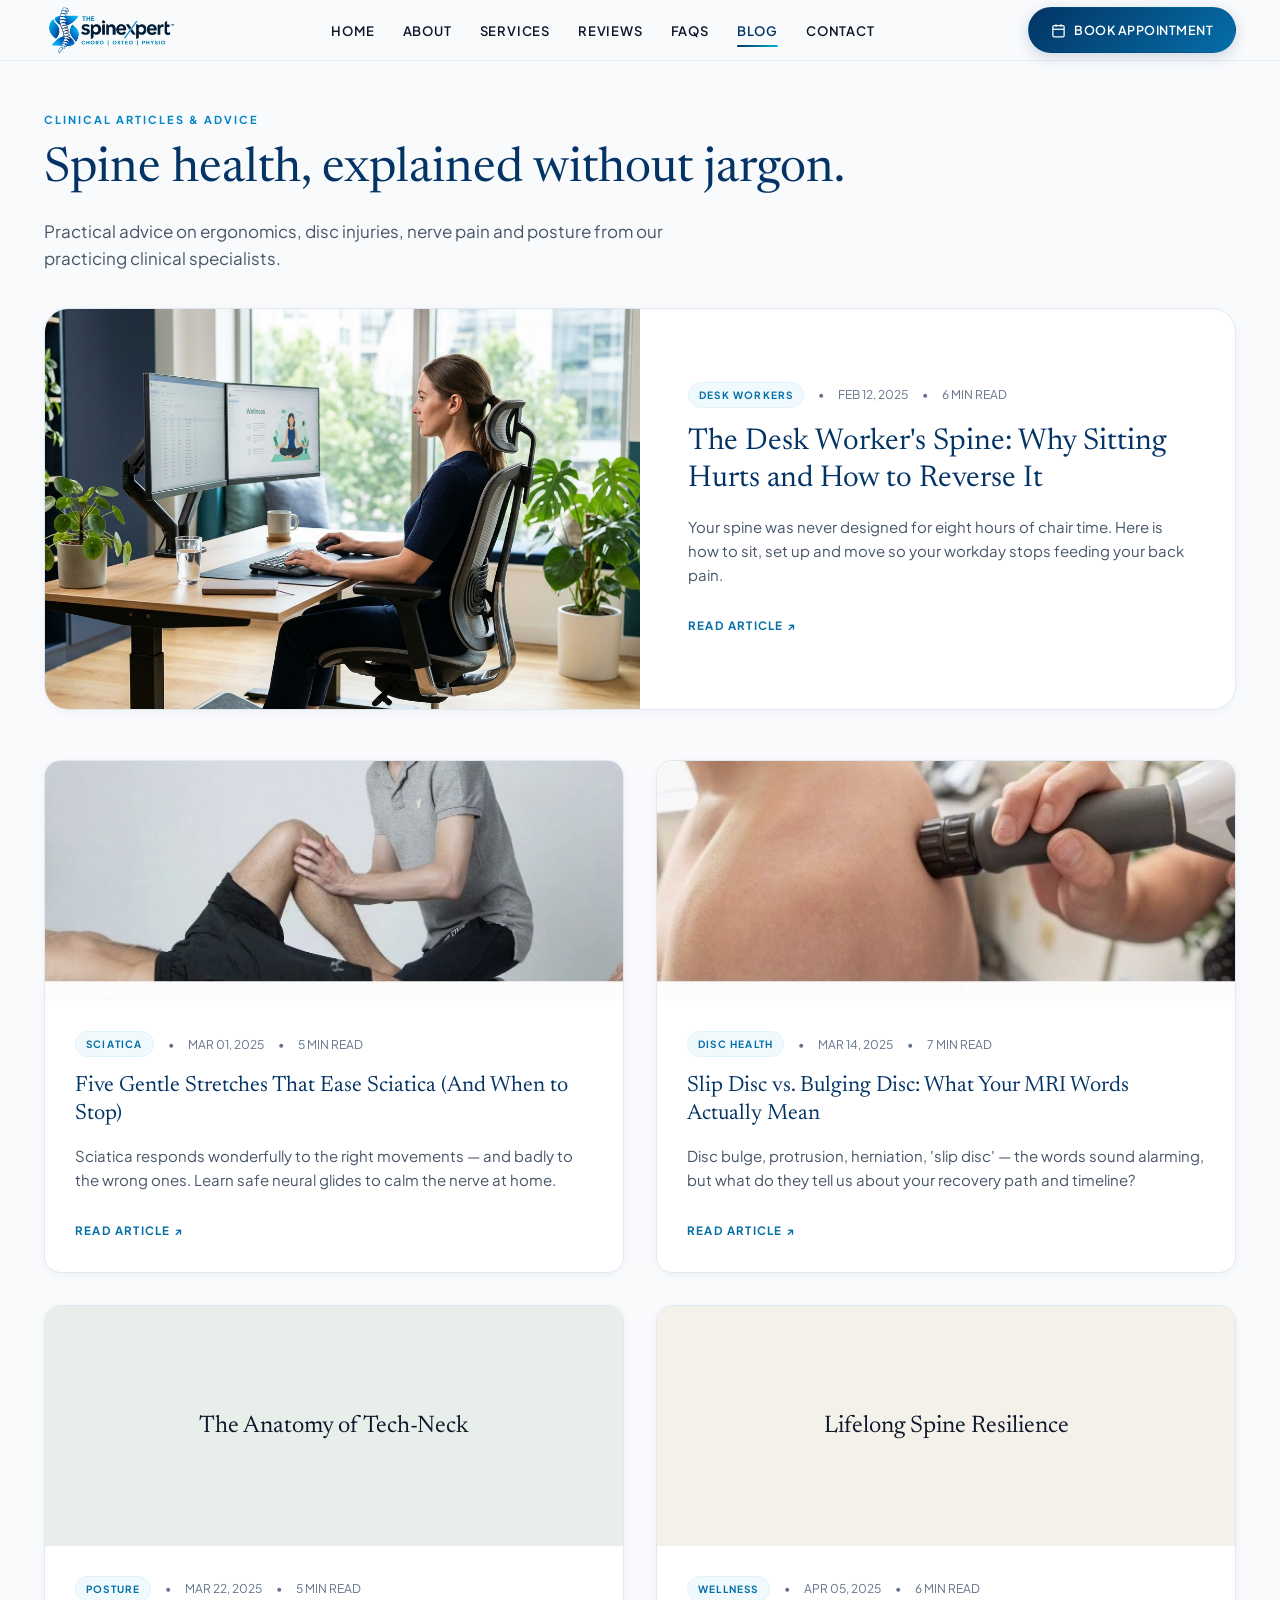
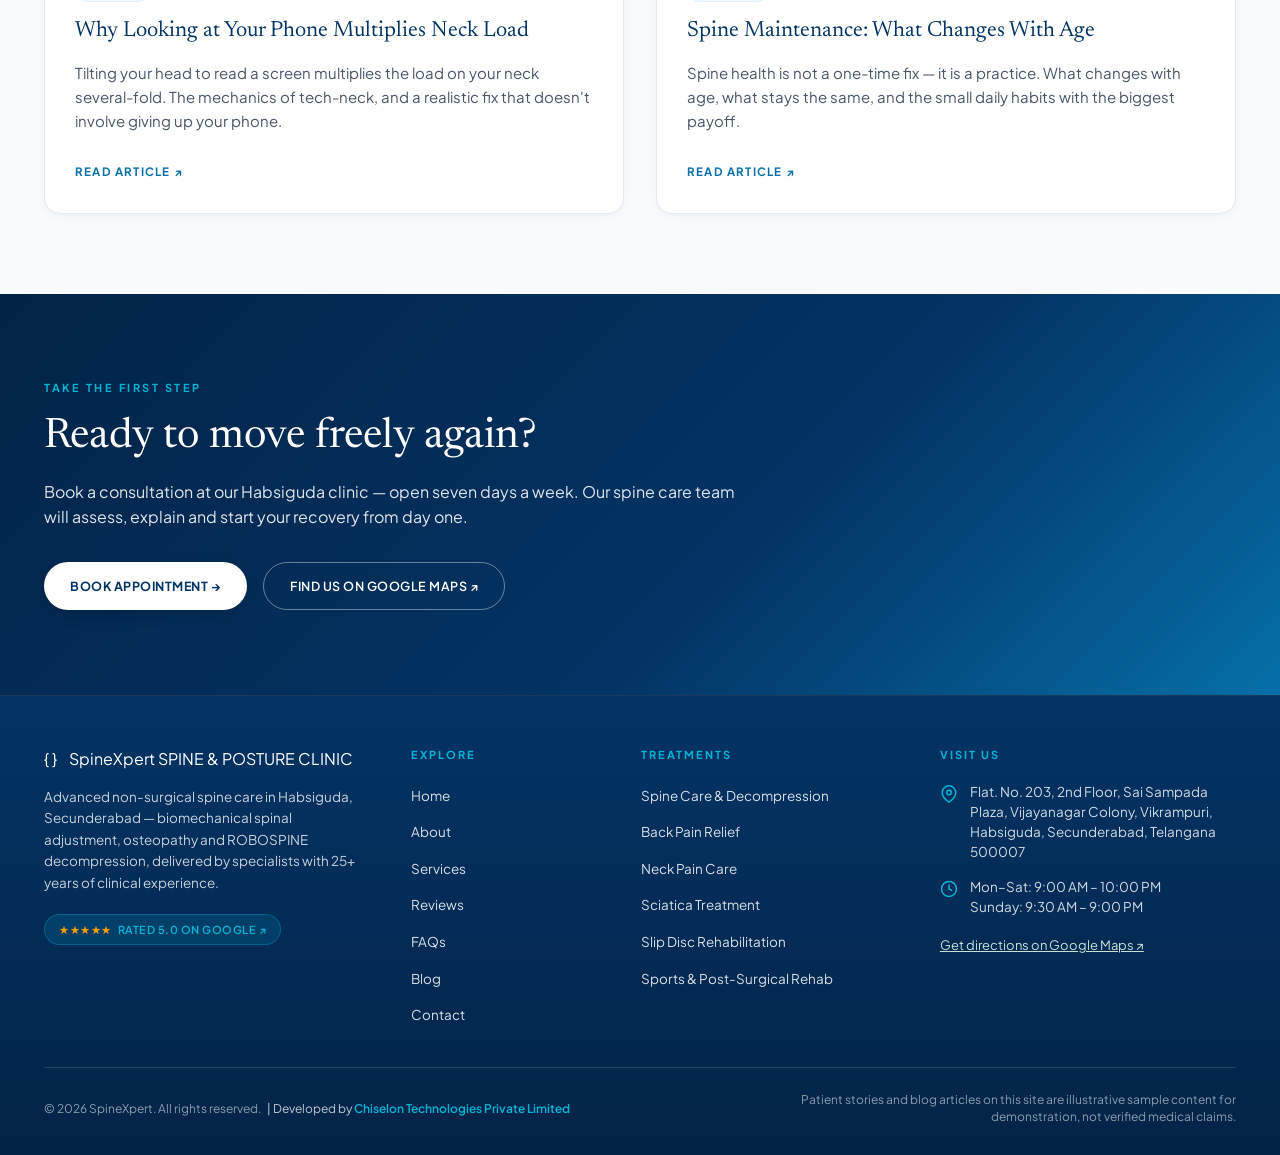
<file: blog.html>
<!DOCTYPE html>
<html lang="en">
<head>
  <meta charset="UTF-8">
  <meta name="viewport" content="width=device-width, initial-scale=1.0">
  <title>Blog & Clinical Articles | SpineXpert - Spine & Posture Insights</title>
    <!-- Favicon -->
  <link rel="icon" type="image/png" sizes="32x32" href="assets/images/favicon-32x32.png">
  <link rel="icon" type="image/png" href="assets/images/favicon.png">
  <link rel="apple-touch-icon" sizes="180x180" href="assets/images/apple-touch-icon.png">
  <!-- Google Fonts -->
  <link rel="preconnect" href="https://fonts.googleapis.com">
  <link rel="preconnect" href="https://fonts.gstatic.com" crossorigin>
  <link href="https://fonts.googleapis.com/css2?family=Newsreader:ital,opsz,wght@0,6..72,300..700;1,6..72,300..700&family=Plus+Jakarta+Sans:wght@400;500;600;700&display=swap" rel="stylesheet">
  <!-- Stylesheets -->
  <link rel="stylesheet" href="assets/css/aos.css">
  <link rel="stylesheet" href="assets/css/style.css">
  <link rel="stylesheet" href="assets/css/components.css">
  <link rel="stylesheet" href="assets/css/smart-modal.css">
</head>
<body>

  <!-- Navigation Header -->
  <header class="header">
    <div class="container nav-container">
      <a href="/" class="logo">
        <img src="assets/images/logo.png" alt="SpineXpert Spine and Posture Clinic" class="logo-img">
      </a>

      <nav>
        <ul class="nav-links">
          <li><a href="/" class="nav-link">HOME</a></li>
          <li><a href="about/" class="nav-link">ABOUT</a></li>
          <li><a href="services/" class="nav-link">SERVICES</a></li>
          <li><a href="reviews/" class="nav-link">REVIEWS</a></li>
          <li><a href="faqs/" class="nav-link">FAQS</a></li>
          <li><a href="blog/" class="nav-link active">BLOG</a></li>
          <li><a href="contact/" class="nav-link">CONTACT</a></li>
        </ul>
      </nav>

      <div class="nav-actions">
        <a href="#book" class="btn-book" data-open-booking>
          <svg width="15" height="15" viewBox="0 0 24 24" fill="none" stroke="currentColor" stroke-width="2"><rect x="3" y="4" width="18" height="18" rx="2" ry="2"></rect><line x1="16" y1="2" x2="16" y2="6"></line><line x1="8" y1="2" x2="8" y2="6"></line><line x1="3" y1="10" x2="21" y2="10"></line></svg>
          BOOK APPOINTMENT
        </a>
        <button class="mobile-toggle" aria-label="Toggle navigation">☰</button>
      </div>
    </div>
  </header>

  <main>
    <section class="container" style="padding-top: 50px;">
      <span class="eyebrow">CLINICAL ARTICLES & ADVICE</span>
      <h1 class="page-title">Spine health, explained without jargon.</h1>
      <p class="page-lead">Practical advice on ergonomics, disc injuries, nerve pain and posture from our practicing clinical specialists.</p>

      <!-- Featured Big Article Card -->
      <article class="blog-featured-card" data-aos="fade-up">
        <div>
          <img class="blog-featured-img" src="assets/images/blog-desk-workers.jpg" alt="Ergonomics and core stretches for desk workers">
        </div>
        <div class="blog-featured-content">
          <div class="blog-meta">
            <span class="blog-tag">DESK WORKERS</span>
            <span>&bull;</span>
            <span>FEB 12, 2025</span>
            <span>&bull;</span>
            <span>6 MIN READ</span>
          </div>
          <h2 class="blog-title">
            <a href="#read">The Desk Worker's Spine: Why Sitting Hurts and How to Reverse It</a>
          </h2>
          <p class="blog-excerpt">
            Your spine was never designed for eight hours of chair time. Here is how to sit, set up and move so your workday stops feeding your back pain.
          </p>
          <div>
            <a href="#read" class="blog-read-link">
              READ ARTICLE &nearr;
            </a>
          </div>
        </div>
      </article>

      <!-- Blog Grid (4 Secondary Articles) -->
      <div class="blog-grid">
        <!-- Article 2 -->
        <article class="blog-card" data-aos="fade-up" data-aos-delay="150">
          <img class="blog-card-img" src="assets/images/blog-sciatica.jpg" alt="Gentle stretches for Sciatica easing">
          <div class="blog-card-body">
            <div class="blog-meta">
              <span class="blog-tag">SCIATICA</span>
              <span>&bull;</span>
              <span>MAR 01, 2025</span>
              <span>&bull;</span>
              <span>5 MIN READ</span>
            </div>
            <h3 class="blog-title">
              <a href="#read">Five Gentle Stretches That Ease Sciatica (And When to Stop)</a>
            </h3>
            <p class="blog-excerpt">
              Sciatica responds wonderfully to the right movements &mdash; and badly to the wrong ones. Learn safe neural glides to calm the nerve at home.
            </p>
            <a href="#read" class="blog-read-link">READ ARTICLE &nearr;</a>
          </div>
        </article>

        <!-- Article 3 -->
        <article class="blog-card" data-aos="fade-up" data-aos-delay="150">
          <img class="blog-card-img" src="assets/images/blog-disc-health.jpg" alt="Slip Disc vs Bulging Disc MRI explanation">
          <div class="blog-card-body">
            <div class="blog-meta">
              <span class="blog-tag">DISC HEALTH</span>
              <span>&bull;</span>
              <span>MAR 14, 2025</span>
              <span>&bull;</span>
              <span>7 MIN READ</span>
            </div>
            <h3 class="blog-title">
              <a href="#read">Slip Disc vs. Bulging Disc: What Your MRI Words Actually Mean</a>
            </h3>
            <p class="blog-excerpt">
              Disc bulge, protrusion, herniation, 'slip disc' &mdash; the words sound alarming, but what do they tell us about your recovery path and timeline?
            </p>
            <a href="#read" class="blog-read-link">READ ARTICLE &nearr;</a>
          </div>
        </article>

        <!-- Article 4 -->
        <article class="blog-card" data-aos="fade-up" data-aos-delay="150">
          <div style="height: 240px; background: #e8eee9; display: flex; align-items: center; justify-content: center; color: var(--forest-green); font-family: var(--font-serif); font-size: 24px; padding: 20px; text-align: center;">
            The Anatomy of Tech-Neck
          </div>
          <div class="blog-card-body">
            <div class="blog-meta">
              <span class="blog-tag">POSTURE</span>
              <span>&bull;</span>
              <span>MAR 22, 2025</span>
              <span>&bull;</span>
              <span>5 MIN READ</span>
            </div>
            <h3 class="blog-title">
              <a href="#read">Why Looking at Your Phone Multiplies Neck Load</a>
            </h3>
            <p class="blog-excerpt">
              Tilting your head to read a screen multiplies the load on your neck several-fold. The mechanics of tech-neck, and a realistic fix that doesn't involve giving up your phone.
            </p>
            <a href="#read" class="blog-read-link">READ ARTICLE &nearr;</a>
          </div>
        </article>

        <!-- Article 5 -->
        <article class="blog-card" data-aos="fade-up" data-aos-delay="150">
          <div style="height: 240px; background: #f4f1ea; display: flex; align-items: center; justify-content: center; color: var(--forest-green); font-family: var(--font-serif); font-size: 24px; padding: 20px; text-align: center;">
            Lifelong Spine Resilience
          </div>
          <div class="blog-card-body">
            <div class="blog-meta">
              <span class="blog-tag">WELLNESS</span>
              <span>&bull;</span>
              <span>APR 05, 2025</span>
              <span>&bull;</span>
              <span>6 MIN READ</span>
            </div>
            <h3 class="blog-title">
              <a href="#read">Spine Maintenance: What Changes With Age</a>
            </h3>
            <p class="blog-excerpt">
              Spine health is not a one-time fix &mdash; it is a practice. What changes with age, what stays the same, and the small daily habits with the biggest payoff.
            </p>
            <a href="#read" class="blog-read-link">READ ARTICLE &nearr;</a>
          </div>
        </article>
      </div>
    </section>

    <!-- Global CTA Banner -->
    <section class="cta-banner-section">
      <div class="container">
        <div class="cta-banner-content" data-aos="zoom-in">
          <div class="cta-banner-eyebrow">TAKE THE FIRST STEP</div>
          <h2 class="cta-banner-title">Ready to move freely again?</h2>
          <p class="cta-banner-text">Book a consultation at our Habsiguda clinic &mdash; open seven days a week. Our spine care team will assess, explain and start your recovery from day one.</p>
          <div class="cta-banner-buttons">
            <a href="#book" class="btn-white" data-open-booking>
              BOOK APPOINTMENT &rarr;
            </a>
            <a href="https://maps.app.goo.gl/r6jLsgNT8QfVkWU5A" target="_blank" rel="noopener" class="btn-banner-outline">
              FIND US ON GOOGLE MAPS &nearr;
            </a>
          </div>
        </div>
      </div>
    </section>
  </main>

  <!-- Global Footer -->
  <footer class="site-footer">
    <div class="container">
      <div class="footer-grid">
        <div class="footer-brand">
          <div class="logo">
            <div class="logo-icon">{ }</div>
            <div class="logo-text">
              <span class="logo-title">SpineXpert</span>
              <span class="logo-subtitle">SPINE & POSTURE CLINIC</span>
            </div>
          </div>
          <p class="footer-desc">
            Advanced non-surgical spine care in Habsiguda, Secunderabad &mdash; biomechanical spinal adjustment, osteopathy and ROBOSPINE decompression, delivered by specialists with 25+ years of clinical experience.
          </p>
          <div class="footer-badge">
            <span class="stars">&#9733;&#9733;&#9733;&#9733;&#9733;</span>
            <span>RATED 5.0 ON GOOGLE &nearr;</span>
          </div>
        </div>

        <div>
          <div class="footer-col-title">EXPLORE</div>
          <ul class="footer-links">
            <li><a href="/">Home</a></li>
            <li><a href="about/">About</a></li>
            <li><a href="services/">Services</a></li>
            <li><a href="reviews/">Reviews</a></li>
            <li><a href="faqs/">FAQs</a></li>
            <li><a href="blog/">Blog</a></li>
            <li><a href="contact/">Contact</a></li>
          </ul>
        </div>

        <div>
          <div class="footer-col-title">TREATMENTS</div>
          <ul class="footer-links">
            <li><a href="services/">Spine Care & Decompression</a></li>
            <li><a href="services/">Back Pain Relief</a></li>
            <li><a href="services/">Neck Pain Care</a></li>
            <li><a href="services/">Sciatica Treatment</a></li>
            <li><a href="services/">Slip Disc Rehabilitation</a></li>
            <li><a href="services/">Sports & Post-Surgical Rehab</a></li>
          </ul>
        </div>

        <div>
          <div class="footer-col-title">VISIT US</div>
          <div class="footer-contact-item">
            <svg width="18" height="18" viewBox="0 0 24 24" fill="none" stroke="currentColor" stroke-width="2"><path d="M21 10c0 7-9 13-9 13s-9-6-9-13a9 9 0 0 1 18 0z"></path><circle cx="12" cy="10" r="3"></circle></svg>
            <div>Flat. No. 203, 2nd Floor, Sai Sampada Plaza, Vijayanagar Colony, Vikrampuri, Habsiguda, Secunderabad, Telangana 500007</div>
          </div>
          <div class="footer-contact-item">
            <svg width="18" height="18" viewBox="0 0 24 24" fill="none" stroke="currentColor" stroke-width="2"><circle cx="12" cy="12" r="10"></circle><polyline points="12 6 12 12 16 14"></polyline></svg>
            <div>Mon&ndash;Sat: 9:00 AM &ndash; 10:00 PM<br>Sunday: 9:30 AM &ndash; 9:00 PM</div>
          </div>
          <div style="margin-top: 14px;">
            <a href="https://maps.app.goo.gl/r6jLsgNT8QfVkWU5A" target="_blank" rel="noopener" style="color: #cadfd4; font-size: 13px; text-decoration: underline;">
              Get directions on Google Maps &nearr;
            </a>
          </div>
        </div>
      </div>

      <div class="footer-bottom">
        <div>&copy; 2026 SpineXpert. All rights reserved. <span class="footer-credit">| Developed by <a href="https://www.chiselontechnologies.com/" target="_blank" rel="noopener" class="developer-link"><strong>Chiselon Technologies Private Limited</strong></a></span></div>
        <div class="footer-disclaimer">Patient stories and blog articles on this site are illustrative sample content for demonstration, not verified medical claims.</div>
      </div>
    </div>
  </footer>

      <!-- ============ SMART ENGAGEMENT MODAL (Exact design from Revive Clinic) ============ -->
    <div class="smart-modal-overlay" id="smartEngagementModal" aria-hidden="true">
      <div class="smart-modal-card" role="dialog" aria-modal="true" aria-labelledby="smartModalHeadline">
        <!-- Header Bar -->
        <div class="smart-modal-header">
          <button class="smart-modal-close" id="smartModalClose" type="button" aria-label="Close modal">
            <svg viewBox="0 0 24 24" width="18" height="18" stroke="currentColor" stroke-width="2.2" fill="none" stroke-linecap="round" stroke-linejoin="round">
              <line x1="18" y1="6" x2="6" y2="18"></line>
              <line x1="6" y1="6" x2="18" y2="18"></line>
            </svg>
          </button>
          <div class="smart-modal-tag" id="smartModalTag">
            <svg viewBox="0 0 24 24" width="13" height="13" fill="none" stroke="currentColor" stroke-width="2.5" stroke-linecap="round" stroke-linejoin="round">
              <path d="m12 3-1.912 5.813a2 2 0 0 1-1.275 1.275L3 12l5.813 1.912a2 2 0 0 1 1.275 1.275L12 21l1.912-5.813a2 2 0 0 1 1.275-1.275L21 12l-5.813-1.912a2 2 0 0 1-1.275-1.275L12 3Z"/>
            </svg>
            <span id="smartModalTagText">WELCOME TO SPINEXPERT</span>
          </div>
          <h3 class="smart-modal-headline" id="smartModalHeadline">Looking for Expert Spine &amp; Physiotherapy Consultation?</h3>
          <p class="smart-modal-sub" id="smartModalSub">
            Need relief from neck pain, back pain, sciatica, slip disc or posture issues? Book an appointment or request a quick callback from our spine specialist in Habsiguda.
          </p>
        </div>

        <!-- Modal Body with 2 Tabs -->
        <div class="smart-modal-body">
          <div class="smart-tabs-nav">
            <button type="button" class="smart-tab-btn active" id="tabBtnBooking" data-tab="bookingTab">
              <svg viewBox="0 0 24 24" width="16" height="16" fill="none" stroke="currentColor" stroke-width="2" stroke-linecap="round" stroke-linejoin="round">
                <rect width="18" height="18" x="3" y="4" rx="2" ry="2"/>
                <line x1="16" x2="16" y1="2" y2="6"/>
                <line x1="8" x2="8" y1="2" y2="6"/>
                <line x1="3" x2="21" y1="10" y2="10"/>
              </svg>
              <span>Book Appointment</span>
            </button>
            <button type="button" class="smart-tab-btn" id="tabBtnCallback" data-tab="callbackTab">
              <svg viewBox="0 0 24 24" width="16" height="16" fill="none" stroke="currentColor" stroke-width="2" stroke-linecap="round" stroke-linejoin="round">
                <path d="M22 16.92v3a2 2 0 0 1-2.18 2 19.79 19.79 0 0 1-8.63-3.07 19.5 19.5 0 0 1-6-6 19.79 19.79 0 0 1-3.07-8.67A2 2 0 0 1 4.11 2h3a2 2 0 0 1 2 1.72 12.84 12.84 0 0 0 .7 2.81 2 2 0 0 1-.45 2.11L8.09 9.91a16 16 0 0 0 6 6l1.27-1.27a2 2 0 0 1 2.11-.45 12.84 12.84 0 0 0 2.81.7A2 2 0 0 1 22 16.92z"/>
              </svg>
              <span>Request Callback</span>
            </button>
          </div>

          <!-- Tab 1: Book Appointment (QR Code & Direct Link) -->
          <div class="smart-tab-pane active" id="bookingTab">
            <div class="smart-qr-card">
              <div class="smart-qr-badge">
                <span style="display:inline-block; width:6px; height:6px; background:#4ade80; border-radius:50%;"></span>
                Instant Confirmed Slot
              </div>
              <h4 class="smart-qr-title">Direct Online Booking</h4>
              <p class="smart-qr-desc">
                Select your preferred doctor, date, and live consultation time slot directly on our patient portal.
              </p>

              <div class="smart-qr-content-split">
                <div style="flex: 1;">
                  <a href="https://clinic.physioelitece.fit/patient-booking?token=clx_KrfnUzbXfuJDHYltwGSFXj6y" 
                     target="_blank" 
                     rel="noopener" 
                     class="smart-direct-btn">
                    <span>Book Online Instantly &nearr;</span>
                  </a>
                  <p style="font-size: 0.78rem; color: #94a3b8; margin: 8px 0 0; line-height: 1.4;">
                    Instant confirmation sent to your phone.
                  </p>
                </div>
                <div class="smart-qr-image-wrap">
                  <img src="assets/images/booking-qr.png" alt="Scan to Book Online" width="90" height="90" />
                  <span>Scan to Book</span>
                </div>
              </div>
            </div>
          </div>

          <!-- Tab 2: Request Call Back -->
          <div class="smart-tab-pane" id="callbackTab">
            <form id="smartCallbackForm">
              <div style="display: flex; flex-direction: column; gap: 1rem;">
                <div>
                  <label class="smart-field-label">Your Name *</label>
                  <div class="smart-input-wrap">
                    <div class="smart-input-icon">
                      <svg viewBox="0 0 24 24" width="16" height="16" fill="none" stroke="currentColor" stroke-width="2" stroke-linecap="round" stroke-linejoin="round">
                        <path d="M19 21v-2a4 4 0 0 0-4-4H9a4 4 0 0 0-4 4v2"/>
                        <circle cx="12" cy="7" r="4"/>
                      </svg>
                    </div>
                    <input type="text" id="smartCallbackName" class="smart-input" required placeholder="Enter your full name" autocomplete="name" />
                  </div>
                </div>

                <div>
                  <label class="smart-field-label">Phone Number *</label>
                  <div class="smart-input-wrap">
                    <div class="smart-input-icon">
                      <svg viewBox="0 0 24 24" width="16" height="16" fill="none" stroke="currentColor" stroke-width="2" stroke-linecap="round" stroke-linejoin="round">
                        <path d="M22 16.92v3a2 2 0 0 1-2.18 2 19.79 19.79 0 0 1-8.63-3.07 19.5 19.5 0 0 1-6-6 19.79 19.79 0 0 1-3.07-8.67A2 2 0 0 1 4.11 2h3a2 2 0 0 1 2 1.72 12.84 12.84 0 0 0 .7 2.81 2 2 0 0 1-.45 2.11L8.09 9.91a16 16 0 0 0 6 6l1.27-1.27a2 2 0 0 1 2.11-.45 12.84 12.84 0 0 0 2.81.7A2 2 0 0 1 22 16.92z"/>
                      </svg>
                    </div>
                    <input type="tel" id="smartCallbackPhone" class="smart-input" required placeholder="Enter 10-digit mobile number" inputmode="numeric" pattern="[0-9+ -]{10,16}" autocomplete="tel" />
                  </div>
                </div>

                <button type="submit" class="smart-wa-submit-btn">
                  <svg viewBox="0 0 24 24" width="20" height="20" fill="currentColor">
                    <path d="M20.52 3.48A11.93 11.93 0 0 0 12.04 0C5.46 0 .1 5.36.1 11.94c0 2.1.55 4.15 1.6 5.96L0 24l6.28-1.65a11.9 11.9 0 0 0 5.76 1.48h.01c6.57 0 11.93-5.36 11.93-11.94 0-3.19-1.24-6.19-3.46-8.41ZM12.05 21.8a9.88 9.88 0 0 1-5.04-1.38l-.36-.21-3.74.98 1-3.64-.23-.37a9.87 9.87 0 0 1-1.52-5.24C2.16 6.5 6.6 2.06 12.05 2.06c2.64 0 5.12 1.03 6.98 2.89a9.82 9.82 0 0 1 2.9 6.99c0 5.45-4.44 9.86-9.88 9.86Zm5.42-7.4c-.3-.15-1.76-.87-2.03-.97-.27-.1-.47-.15-.67.15-.2.3-.77.97-.95 1.17-.17.2-.35.22-.65.07-.3-.15-1.26-.46-2.4-1.48-.89-.79-1.49-1.77-1.66-2.07-.17-.3-.02-.46.13-.61.14-.13.3-.35.45-.52.15-.17.2-.3.3-.5.1-.2.05-.37-.02-.52-.08-.15-.67-1.62-.92-2.22-.24-.58-.49-.5-.67-.51h-.57c-.2 0-.52.07-.8.37-.27.3-1.05 1.03-1.05 2.51s1.08 2.91 1.23 3.11c.15.2 2.12 3.24 5.14 4.54.72.31 1.28.5 1.72.64.72.23 1.38.2 1.9.12.58-.09 1.76-.72 2.01-1.42.25-.7.25-1.3.17-1.42-.07-.12-.27-.2-.57-.35Z"/>
                  </svg>
                  <span>Request Callback via WhatsApp</span>
                </button>
              </div>
            </form>
          </div>
        </div>
      </div>
    </div>

  <script src="assets/js/aos.js"></script>
  <script src="assets/js/main.js"></script>
  <script src="assets/js/smart-modal.js"></script>
</body>
</html>
</file>
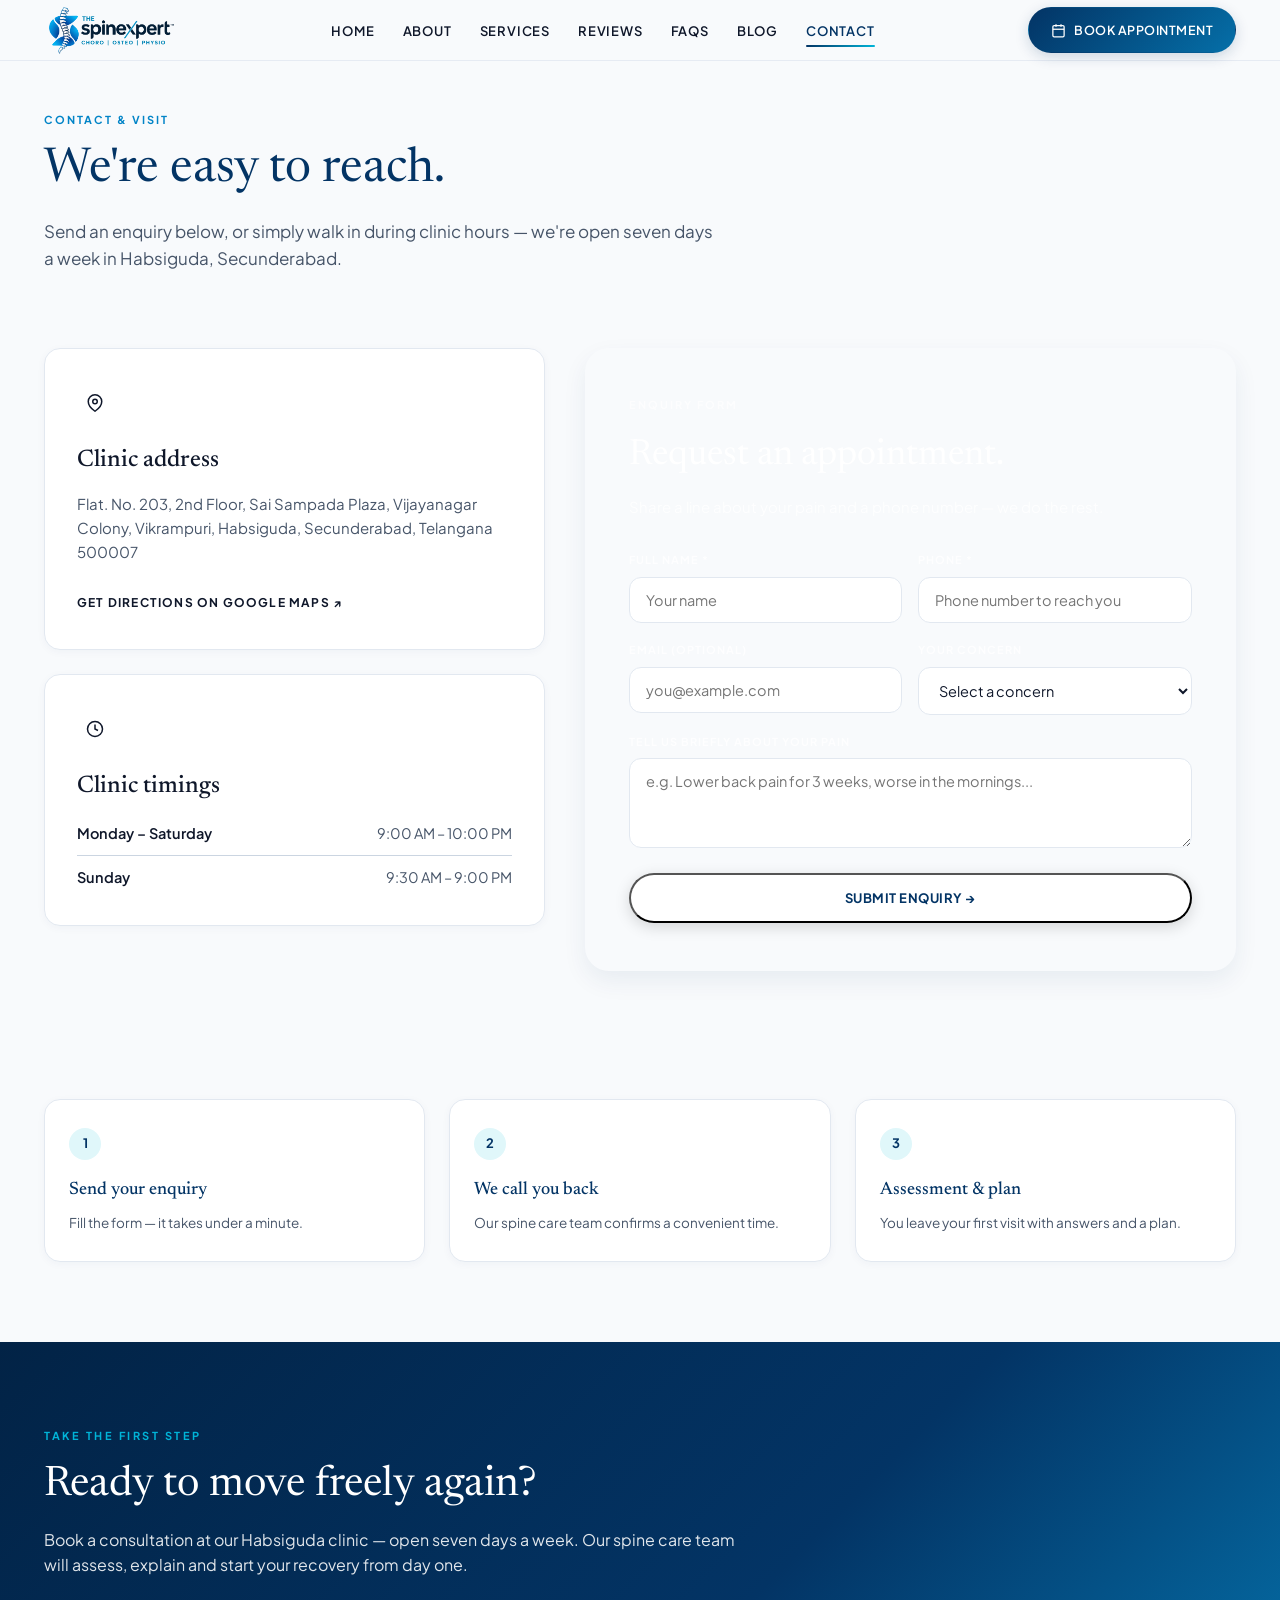
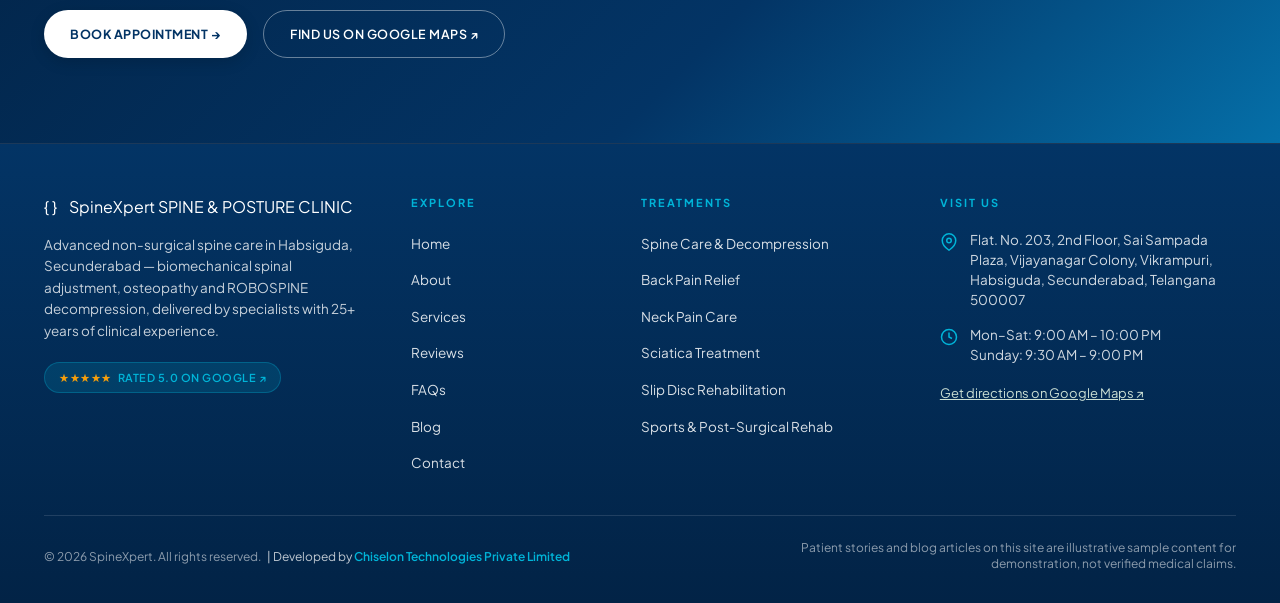
<file: contact.html>
<!DOCTYPE html>
<html lang="en">
<head>
  <meta charset="UTF-8">
  <meta name="viewport" content="width=device-width, initial-scale=1.0">
  <title>Contact & Visit Us | SpineXpert - Habsiguda, Secunderabad</title>
    <!-- Favicon -->
  <link rel="icon" type="image/png" sizes="32x32" href="assets/images/favicon-32x32.png">
  <link rel="icon" type="image/png" href="assets/images/favicon.png">
  <link rel="apple-touch-icon" sizes="180x180" href="assets/images/apple-touch-icon.png">
  <!-- Google Fonts -->
  <link rel="preconnect" href="https://fonts.googleapis.com">
  <link rel="preconnect" href="https://fonts.gstatic.com" crossorigin>
  <link href="https://fonts.googleapis.com/css2?family=Newsreader:ital,opsz,wght@0,6..72,300..700;1,6..72,300..700&family=Plus+Jakarta+Sans:wght@400;500;600;700&display=swap" rel="stylesheet">
  <!-- Stylesheets -->
  <link rel="stylesheet" href="assets/css/aos.css">
  <link rel="stylesheet" href="assets/css/style.css">
  <link rel="stylesheet" href="assets/css/components.css">
  <link rel="stylesheet" href="assets/css/smart-modal.css">
</head>
<body>

  <!-- Navigation Header -->
  <header class="header">
    <div class="container nav-container">
      <a href="/" class="logo">
        <img src="assets/images/logo.png" alt="SpineXpert Spine and Posture Clinic" class="logo-img">
      </a>

      <nav>
        <ul class="nav-links">
          <li><a href="/" class="nav-link">HOME</a></li>
          <li><a href="about/" class="nav-link">ABOUT</a></li>
          <li><a href="services/" class="nav-link">SERVICES</a></li>
          <li><a href="reviews/" class="nav-link">REVIEWS</a></li>
          <li><a href="faqs/" class="nav-link">FAQS</a></li>
          <li><a href="blog/" class="nav-link">BLOG</a></li>
          <li><a href="contact/" class="nav-link active">CONTACT</a></li>
        </ul>
      </nav>

      <div class="nav-actions">
        <a href="#book" class="btn-book" data-open-booking>
          <svg width="15" height="15" viewBox="0 0 24 24" fill="none" stroke="currentColor" stroke-width="2"><rect x="3" y="4" width="18" height="18" rx="2" ry="2"></rect><line x1="16" y1="2" x2="16" y2="6"></line><line x1="8" y1="2" x2="8" y2="6"></line><line x1="3" y1="10" x2="21" y2="10"></line></svg>
          BOOK APPOINTMENT
        </a>
        <button class="mobile-toggle" aria-label="Toggle navigation">☰</button>
      </div>
    </div>
  </header>

  <main>
    <section class="container" style="padding-top: 50px;">
      <span class="eyebrow">CONTACT & VISIT</span>
      <h1 class="page-title">We're easy to reach.</h1>
      <p class="page-lead">Send an enquiry below, or simply walk in during clinic hours &mdash; we're open seven days a week in Habsiguda, Secunderabad.</p>

      <div class="contact-layout-grid" data-aos="fade-up">
        <!-- Left: Address & Timings Cards -->
        <div style="display: flex; flex-direction: column; gap: 24px;">
          <!-- Clinic Address Card -->
          <div style="background: var(--white); padding: 36px 32px; border-radius: var(--radius-md); border: 1px solid var(--border-light); box-shadow: var(--shadow-sm);">
            <div class="contact-icon-circle" style="background: var(--light-sage); color: var(--forest-green); margin-bottom: 20px;">
              <svg width="18" height="18" viewBox="0 0 24 24" fill="none" stroke="currentColor" stroke-width="2"><path d="M21 10c0 7-9 13-9 13s-9-6-9-13a9 9 0 0 1 18 0z"></path><circle cx="12" cy="10" r="3"></circle></svg>
            </div>
            <h3 style="font-family: var(--font-serif); font-size: 24px; color: var(--forest-green); margin-bottom: 12px; font-weight: 500;">Clinic address</h3>
            <p style="font-size: 15px; color: var(--text-muted); line-height: 1.6; margin-bottom: 24px;">
              Flat. No. 203, 2nd Floor, Sai Sampada Plaza, Vijayanagar Colony, Vikrampuri, Habsiguda, Secunderabad, Telangana 500007
            </p>
            <a href="https://maps.app.goo.gl/r6jLsgNT8QfVkWU5A" target="_blank" rel="noopener" class="service-link" style="color: var(--forest-green);">
              GET DIRECTIONS ON GOOGLE MAPS &nearr;
            </a>
          </div>

          <!-- Clinic Timings Card -->
          <div style="background: var(--white); padding: 36px 32px; border-radius: var(--radius-md); border: 1px solid var(--border-light); box-shadow: var(--shadow-sm);">
            <div class="contact-icon-circle" style="background: var(--light-sage); color: var(--forest-green); margin-bottom: 20px;">
              <svg width="18" height="18" viewBox="0 0 24 24" fill="none" stroke="currentColor" stroke-width="2"><circle cx="12" cy="12" r="10"></circle><polyline points="12 6 12 12 16 14"></polyline></svg>
            </div>
            <h3 style="font-family: var(--font-serif); font-size: 24px; color: var(--forest-green); margin-bottom: 16px; font-weight: 500;">Clinic timings</h3>
            <div style="display: flex; justify-content: space-between; padding-bottom: 10px; border-bottom: 1px solid var(--border-subtle); margin-bottom: 10px; font-size: 14.5px;">
              <span style="color: var(--text-dark); font-weight: 600;">Monday &ndash; Saturday</span>
              <span style="color: var(--text-muted);">9:00 AM &ndash; 10:00 PM</span>
            </div>
            <div style="display: flex; justify-content: space-between; font-size: 14.5px;">
              <span style="color: var(--text-dark); font-weight: 600;">Sunday</span>
              <span style="color: var(--text-muted);">9:30 AM &ndash; 9:00 PM</span>
            </div>
          </div>
        </div>

        <!-- Right: Full Enquiry Form Card (Dark Green) as in Frame 42 -->
        <div style="background: var(--forest-green); color: var(--white); padding: 48px 44px; border-radius: var(--radius-lg); box-shadow: var(--shadow-md);">
          <span class="eyebrow" style="color: rgba(255, 255, 255, 0.65);">ENQUIRY FORM</span>
          <h2 style="font-family: var(--font-serif); font-size: 36px; color: var(--white); margin-top: 8px; margin-bottom: 10px; font-weight: 400;">Request an appointment.</h2>
          <p style="color: rgba(255, 255, 255, 0.8); font-size: 15px; margin-bottom: 32px;">
            Share a line about your pain and a phone number &mdash; we do the rest.
          </p>

          <form class="enquiry-form">
            <div class="form-row">
              <div class="form-group">
                <label class="form-label" style="color: rgba(255, 255, 255, 0.8);">FULL NAME *</label>
                <input type="text" class="form-input" placeholder="Your name" required>
              </div>
              <div class="form-group">
                <label class="form-label" style="color: rgba(255, 255, 255, 0.8);">PHONE *</label>
                <input type="tel" class="form-input" placeholder="Phone number to reach you" required>
              </div>
            </div>

            <div class="form-row">
              <div class="form-group">
                <label class="form-label" style="color: rgba(255, 255, 255, 0.8);">EMAIL (OPTIONAL)</label>
                <input type="email" class="form-input" placeholder="you@example.com">
              </div>
              <div class="form-group">
                <label class="form-label" style="color: rgba(255, 255, 255, 0.8);">YOUR CONCERN</label>
                <select class="form-select">
                  <option value="">Select a concern</option>
                  <option value="sciatica">Sciatica & Leg Pain</option>
                  <option value="slip-disc">Slip Disc / Bulging Disc</option>
                  <option value="back-pain">Chronic / Acute Back Pain</option>
                  <option value="neck-pain">Neck Pain & Cervical Care</option>
                  <option value="sports">Rehabilitation & Sports Recovery</option>
                </select>
              </div>
            </div>

            <div class="form-group">
              <label class="form-label" style="color: rgba(255, 255, 255, 0.8);">TELL US BRIEFLY ABOUT YOUR PAIN</label>
              <textarea class="form-textarea" placeholder="e.g. Lower back pain for 3 weeks, worse in the mornings..."></textarea>
            </div>

            <button type="submit" class="btn-white" style="width: 100%; justify-content: center; font-size: 13px; padding: 15px; cursor: pointer;">
              SUBMIT ENQUIRY &rarr;
            </button>
          </form>
        </div>
      </div>

      <!-- 3 Steps Process Bar as seen in Frame 46 -->
      <div class="contact-step-cards" data-aos="fade-up" data-aos-delay="200">
        <div class="contact-step-card">
          <div class="step-num-circle">1</div>
          <h4 class="step-title">Send your enquiry</h4>
          <p class="step-desc">Fill the form &mdash; it takes under a minute.</p>
        </div>

        <div class="contact-step-card">
          <div class="step-num-circle">2</div>
          <h4 class="step-title">We call you back</h4>
          <p class="step-desc">Our spine care team confirms a convenient time.</p>
        </div>

        <div class="contact-step-card">
          <div class="step-num-circle">3</div>
          <h4 class="step-title">Assessment & plan</h4>
          <p class="step-desc">You leave your first visit with answers and a plan.</p>
        </div>
      </div>
    </section>

    <!-- Global CTA Banner -->
    <section class="cta-banner-section">
      <div class="container">
        <div class="cta-banner-content" data-aos="zoom-in">
          <div class="cta-banner-eyebrow">TAKE THE FIRST STEP</div>
          <h2 class="cta-banner-title">Ready to move freely again?</h2>
          <p class="cta-banner-text">Book a consultation at our Habsiguda clinic &mdash; open seven days a week. Our spine care team will assess, explain and start your recovery from day one.</p>
          <div class="cta-banner-buttons">
            <a href="#book" class="btn-white" data-open-booking>
              BOOK APPOINTMENT &rarr;
            </a>
            <a href="https://maps.app.goo.gl/r6jLsgNT8QfVkWU5A" target="_blank" rel="noopener" class="btn-banner-outline">
              FIND US ON GOOGLE MAPS &nearr;
            </a>
          </div>
        </div>
      </div>
    </section>
  </main>

  <!-- Global Footer -->
  <footer class="site-footer">
    <div class="container">
      <div class="footer-grid">
        <div class="footer-brand">
          <div class="logo">
            <div class="logo-icon">{ }</div>
            <div class="logo-text">
              <span class="logo-title">SpineXpert</span>
              <span class="logo-subtitle">SPINE & POSTURE CLINIC</span>
            </div>
          </div>
          <p class="footer-desc">
            Advanced non-surgical spine care in Habsiguda, Secunderabad &mdash; biomechanical spinal adjustment, osteopathy and ROBOSPINE decompression, delivered by specialists with 25+ years of clinical experience.
          </p>
          <div class="footer-badge">
            <span class="stars">&#9733;&#9733;&#9733;&#9733;&#9733;</span>
            <span>RATED 5.0 ON GOOGLE &nearr;</span>
          </div>
        </div>

        <div>
          <div class="footer-col-title">EXPLORE</div>
          <ul class="footer-links">
            <li><a href="/">Home</a></li>
            <li><a href="about/">About</a></li>
            <li><a href="services/">Services</a></li>
            <li><a href="reviews/">Reviews</a></li>
            <li><a href="faqs/">FAQs</a></li>
            <li><a href="blog/">Blog</a></li>
            <li><a href="contact/">Contact</a></li>
          </ul>
        </div>

        <div>
          <div class="footer-col-title">TREATMENTS</div>
          <ul class="footer-links">
            <li><a href="services/">Spine Care & Decompression</a></li>
            <li><a href="services/">Back Pain Relief</a></li>
            <li><a href="services/">Neck Pain Care</a></li>
            <li><a href="services/">Sciatica Treatment</a></li>
            <li><a href="services/">Slip Disc Rehabilitation</a></li>
            <li><a href="services/">Sports & Post-Surgical Rehab</a></li>
          </ul>
        </div>

        <div>
          <div class="footer-col-title">VISIT US</div>
          <div class="footer-contact-item">
            <svg width="18" height="18" viewBox="0 0 24 24" fill="none" stroke="currentColor" stroke-width="2"><path d="M21 10c0 7-9 13-9 13s-9-6-9-13a9 9 0 0 1 18 0z"></path><circle cx="12" cy="10" r="3"></circle></svg>
            <div>Flat. No. 203, 2nd Floor, Sai Sampada Plaza, Vijayanagar Colony, Vikrampuri, Habsiguda, Secunderabad, Telangana 500007</div>
          </div>
          <div class="footer-contact-item">
            <svg width="18" height="18" viewBox="0 0 24 24" fill="none" stroke="currentColor" stroke-width="2"><circle cx="12" cy="12" r="10"></circle><polyline points="12 6 12 12 16 14"></polyline></svg>
            <div>Mon&ndash;Sat: 9:00 AM &ndash; 10:00 PM<br>Sunday: 9:30 AM &ndash; 9:00 PM</div>
          </div>
          <div style="margin-top: 14px;">
            <a href="https://maps.app.goo.gl/r6jLsgNT8QfVkWU5A" target="_blank" rel="noopener" style="color: #cadfd4; font-size: 13px; text-decoration: underline;">
              Get directions on Google Maps &nearr;
            </a>
          </div>
        </div>
      </div>

      <div class="footer-bottom">
        <div>&copy; 2026 SpineXpert. All rights reserved. <span class="footer-credit">| Developed by <a href="https://www.chiselontechnologies.com/" target="_blank" rel="noopener" class="developer-link"><strong>Chiselon Technologies Private Limited</strong></a></span></div>
        <div class="footer-disclaimer">Patient stories and blog articles on this site are illustrative sample content for demonstration, not verified medical claims.</div>
      </div>
    </div>
  </footer>

      <!-- ============ SMART ENGAGEMENT MODAL (Exact design from Revive Clinic) ============ -->
    <div class="smart-modal-overlay" id="smartEngagementModal" aria-hidden="true">
      <div class="smart-modal-card" role="dialog" aria-modal="true" aria-labelledby="smartModalHeadline">
        <!-- Header Bar -->
        <div class="smart-modal-header">
          <button class="smart-modal-close" id="smartModalClose" type="button" aria-label="Close modal">
            <svg viewBox="0 0 24 24" width="18" height="18" stroke="currentColor" stroke-width="2.2" fill="none" stroke-linecap="round" stroke-linejoin="round">
              <line x1="18" y1="6" x2="6" y2="18"></line>
              <line x1="6" y1="6" x2="18" y2="18"></line>
            </svg>
          </button>
          <div class="smart-modal-tag" id="smartModalTag">
            <svg viewBox="0 0 24 24" width="13" height="13" fill="none" stroke="currentColor" stroke-width="2.5" stroke-linecap="round" stroke-linejoin="round">
              <path d="m12 3-1.912 5.813a2 2 0 0 1-1.275 1.275L3 12l5.813 1.912a2 2 0 0 1 1.275 1.275L12 21l1.912-5.813a2 2 0 0 1 1.275-1.275L21 12l-5.813-1.912a2 2 0 0 1-1.275-1.275L12 3Z"/>
            </svg>
            <span id="smartModalTagText">WELCOME TO SPINEXPERT</span>
          </div>
          <h3 class="smart-modal-headline" id="smartModalHeadline">Looking for Expert Spine &amp; Physiotherapy Consultation?</h3>
          <p class="smart-modal-sub" id="smartModalSub">
            Need relief from neck pain, back pain, sciatica, slip disc or posture issues? Book an appointment or request a quick callback from our spine specialist in Habsiguda.
          </p>
        </div>

        <!-- Modal Body with 2 Tabs -->
        <div class="smart-modal-body">
          <div class="smart-tabs-nav">
            <button type="button" class="smart-tab-btn active" id="tabBtnBooking" data-tab="bookingTab">
              <svg viewBox="0 0 24 24" width="16" height="16" fill="none" stroke="currentColor" stroke-width="2" stroke-linecap="round" stroke-linejoin="round">
                <rect width="18" height="18" x="3" y="4" rx="2" ry="2"/>
                <line x1="16" x2="16" y1="2" y2="6"/>
                <line x1="8" x2="8" y1="2" y2="6"/>
                <line x1="3" x2="21" y1="10" y2="10"/>
              </svg>
              <span>Book Appointment</span>
            </button>
            <button type="button" class="smart-tab-btn" id="tabBtnCallback" data-tab="callbackTab">
              <svg viewBox="0 0 24 24" width="16" height="16" fill="none" stroke="currentColor" stroke-width="2" stroke-linecap="round" stroke-linejoin="round">
                <path d="M22 16.92v3a2 2 0 0 1-2.18 2 19.79 19.79 0 0 1-8.63-3.07 19.5 19.5 0 0 1-6-6 19.79 19.79 0 0 1-3.07-8.67A2 2 0 0 1 4.11 2h3a2 2 0 0 1 2 1.72 12.84 12.84 0 0 0 .7 2.81 2 2 0 0 1-.45 2.11L8.09 9.91a16 16 0 0 0 6 6l1.27-1.27a2 2 0 0 1 2.11-.45 12.84 12.84 0 0 0 2.81.7A2 2 0 0 1 22 16.92z"/>
              </svg>
              <span>Request Callback</span>
            </button>
          </div>

          <!-- Tab 1: Book Appointment (QR Code & Direct Link) -->
          <div class="smart-tab-pane active" id="bookingTab">
            <div class="smart-qr-card">
              <div class="smart-qr-badge">
                <span style="display:inline-block; width:6px; height:6px; background:#4ade80; border-radius:50%;"></span>
                Instant Confirmed Slot
              </div>
              <h4 class="smart-qr-title">Direct Online Booking</h4>
              <p class="smart-qr-desc">
                Select your preferred doctor, date, and live consultation time slot directly on our patient portal.
              </p>

              <div class="smart-qr-content-split">
                <div style="flex: 1;">
                  <a href="https://clinic.physioelitece.fit/patient-booking?token=clx_KrfnUzbXfuJDHYltwGSFXj6y" 
                     target="_blank" 
                     rel="noopener" 
                     class="smart-direct-btn">
                    <span>Book Online Instantly &nearr;</span>
                  </a>
                  <p style="font-size: 0.78rem; color: #94a3b8; margin: 8px 0 0; line-height: 1.4;">
                    Instant confirmation sent to your phone.
                  </p>
                </div>
                <div class="smart-qr-image-wrap">
                  <img src="assets/images/booking-qr.png" alt="Scan to Book Online" width="90" height="90" />
                  <span>Scan to Book</span>
                </div>
              </div>
            </div>
          </div>

          <!-- Tab 2: Request Call Back -->
          <div class="smart-tab-pane" id="callbackTab">
            <form id="smartCallbackForm">
              <div style="display: flex; flex-direction: column; gap: 1rem;">
                <div>
                  <label class="smart-field-label">Your Name *</label>
                  <div class="smart-input-wrap">
                    <div class="smart-input-icon">
                      <svg viewBox="0 0 24 24" width="16" height="16" fill="none" stroke="currentColor" stroke-width="2" stroke-linecap="round" stroke-linejoin="round">
                        <path d="M19 21v-2a4 4 0 0 0-4-4H9a4 4 0 0 0-4 4v2"/>
                        <circle cx="12" cy="7" r="4"/>
                      </svg>
                    </div>
                    <input type="text" id="smartCallbackName" class="smart-input" required placeholder="Enter your full name" autocomplete="name" />
                  </div>
                </div>

                <div>
                  <label class="smart-field-label">Phone Number *</label>
                  <div class="smart-input-wrap">
                    <div class="smart-input-icon">
                      <svg viewBox="0 0 24 24" width="16" height="16" fill="none" stroke="currentColor" stroke-width="2" stroke-linecap="round" stroke-linejoin="round">
                        <path d="M22 16.92v3a2 2 0 0 1-2.18 2 19.79 19.79 0 0 1-8.63-3.07 19.5 19.5 0 0 1-6-6 19.79 19.79 0 0 1-3.07-8.67A2 2 0 0 1 4.11 2h3a2 2 0 0 1 2 1.72 12.84 12.84 0 0 0 .7 2.81 2 2 0 0 1-.45 2.11L8.09 9.91a16 16 0 0 0 6 6l1.27-1.27a2 2 0 0 1 2.11-.45 12.84 12.84 0 0 0 2.81.7A2 2 0 0 1 22 16.92z"/>
                      </svg>
                    </div>
                    <input type="tel" id="smartCallbackPhone" class="smart-input" required placeholder="Enter 10-digit mobile number" inputmode="numeric" pattern="[0-9+ -]{10,16}" autocomplete="tel" />
                  </div>
                </div>

                <button type="submit" class="smart-wa-submit-btn">
                  <svg viewBox="0 0 24 24" width="20" height="20" fill="currentColor">
                    <path d="M20.52 3.48A11.93 11.93 0 0 0 12.04 0C5.46 0 .1 5.36.1 11.94c0 2.1.55 4.15 1.6 5.96L0 24l6.28-1.65a11.9 11.9 0 0 0 5.76 1.48h.01c6.57 0 11.93-5.36 11.93-11.94 0-3.19-1.24-6.19-3.46-8.41ZM12.05 21.8a9.88 9.88 0 0 1-5.04-1.38l-.36-.21-3.74.98 1-3.64-.23-.37a9.87 9.87 0 0 1-1.52-5.24C2.16 6.5 6.6 2.06 12.05 2.06c2.64 0 5.12 1.03 6.98 2.89a9.82 9.82 0 0 1 2.9 6.99c0 5.45-4.44 9.86-9.88 9.86Zm5.42-7.4c-.3-.15-1.76-.87-2.03-.97-.27-.1-.47-.15-.67.15-.2.3-.77.97-.95 1.17-.17.2-.35.22-.65.07-.3-.15-1.26-.46-2.4-1.48-.89-.79-1.49-1.77-1.66-2.07-.17-.3-.02-.46.13-.61.14-.13.3-.35.45-.52.15-.17.2-.3.3-.5.1-.2.05-.37-.02-.52-.08-.15-.67-1.62-.92-2.22-.24-.58-.49-.5-.67-.51h-.57c-.2 0-.52.07-.8.37-.27.3-1.05 1.03-1.05 2.51s1.08 2.91 1.23 3.11c.15.2 2.12 3.24 5.14 4.54.72.31 1.28.5 1.72.64.72.23 1.38.2 1.9.12.58-.09 1.76-.72 2.01-1.42.25-.7.25-1.3.17-1.42-.07-.12-.27-.2-.57-.35Z"/>
                  </svg>
                  <span>Request Callback via WhatsApp</span>
                </button>
              </div>
            </form>
          </div>
        </div>
      </div>
    </div>

  <script src="assets/js/aos.js"></script>
  <script src="assets/js/main.js"></script>
  <script src="assets/js/smart-modal.js"></script>
</body>
</html>
</file>
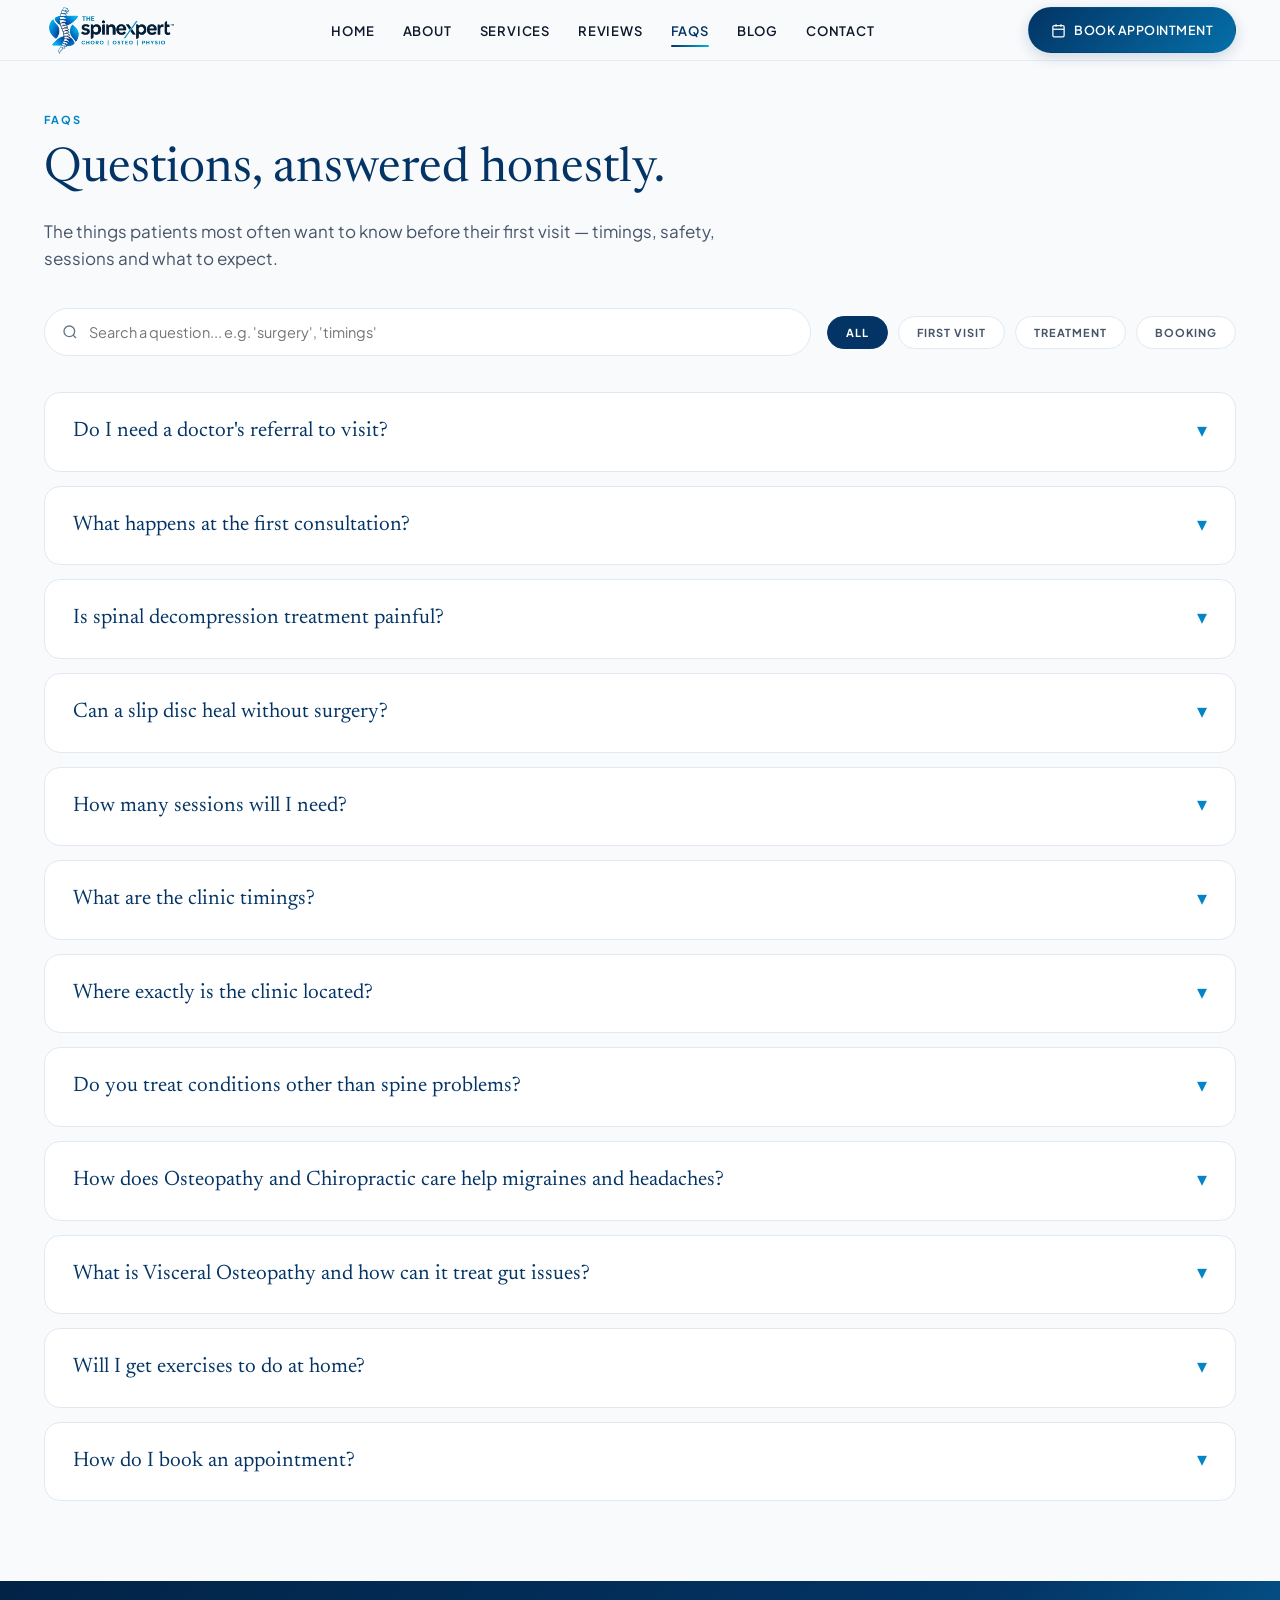
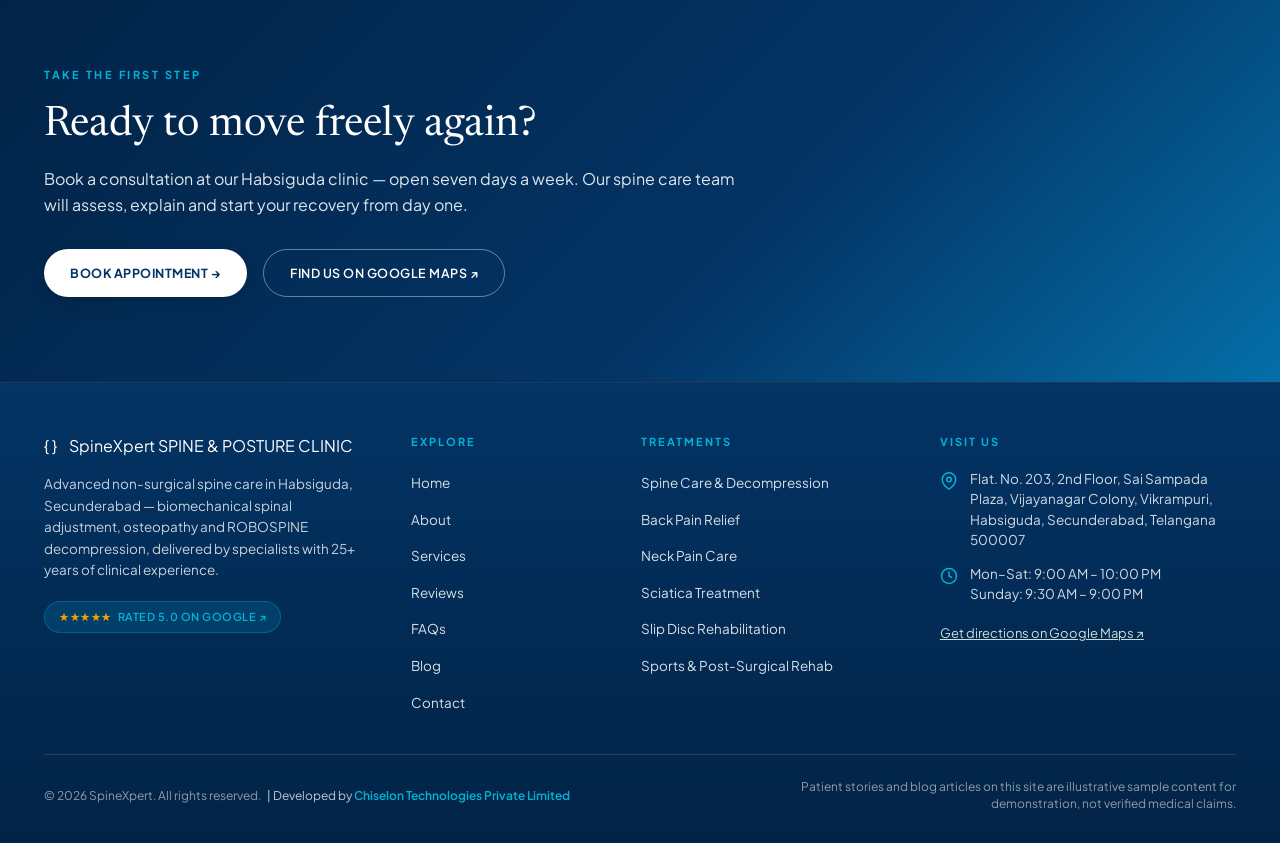
<file: faqs.html>
<!doctype html>
<html lang="en">
  <head>
    <meta charset="UTF-8" />
    <meta name="viewport" content="width=device-width, initial-scale=1.0" />
    <title>
      Frequently Asked Questions | SpineXpert - Habsiguda, Secunderabad
    </title>
    <!-- Favicon -->
    <link
      rel="icon"
      type="image/png"
      sizes="32x32"
      href="assets/images/favicon-32x32.png"
    />
    <link rel="icon" type="image/png" href="assets/images/favicon.png" />
    <link
      rel="apple-touch-icon"
      sizes="180x180"
      href="assets/images/apple-touch-icon.png"
    />
    <!-- Google Fonts -->
    <link rel="preconnect" href="https://fonts.googleapis.com" />
    <link rel="preconnect" href="https://fonts.gstatic.com" crossorigin />
    <link
      href="https://fonts.googleapis.com/css2?family=Newsreader:ital,opsz,wght@0,6..72,300..700;1,6..72,300..700&family=Plus+Jakarta+Sans:wght@400;500;600;700&display=swap"
      rel="stylesheet"
    />
    <!-- Stylesheets -->
    <link rel="stylesheet" href="assets/css/aos.css" />
    <link rel="stylesheet" href="assets/css/style.css" />
    <link rel="stylesheet" href="assets/css/components.css" />
    <link rel="stylesheet" href="assets/css/smart-modal.css">
</head>
  <body>
    <!-- Navigation Header -->
    <header class="header">
      <div class="container nav-container">
        <a href="/" class="logo">
          <img
            src="assets/images/logo.png"
            alt="SpineXpert Spine and Posture Clinic"
            class="logo-img"
          />
        </a>

        <nav>
          <ul class="nav-links">
            <li><a href="/" class="nav-link">HOME</a></li>
            <li><a href="about/" class="nav-link">ABOUT</a></li>
            <li><a href="services/" class="nav-link">SERVICES</a></li>
            <li><a href="reviews/" class="nav-link">REVIEWS</a></li>
            <li><a href="faqs/" class="nav-link active">FAQS</a></li>
            <li><a href="blog/" class="nav-link">BLOG</a></li>
            <li><a href="contact/" class="nav-link">CONTACT</a></li>
          </ul>
        </nav>

        <div class="nav-actions">
          <a href="#book" class="btn-book" data-open-booking>
            <svg
              width="15"
              height="15"
              viewBox="0 0 24 24"
              fill="none"
              stroke="currentColor"
              stroke-width="2"
            >
              <rect x="3" y="4" width="18" height="18" rx="2" ry="2"></rect>
              <line x1="16" y1="2" x2="16" y2="6"></line>
              <line x1="8" y1="2" x2="8" y2="6"></line>
              <line x1="3" y1="10" x2="21" y2="10"></line>
            </svg>
            BOOK APPOINTMENT
          </a>
          <button class="mobile-toggle" aria-label="Toggle navigation">
            ☰
          </button>
        </div>
      </div>
    </header>

    <main>
      <section class="container" style="padding-top: 50px">
        <span class="eyebrow">FAQS</span>
        <h1 class="page-title">Questions, answered honestly.</h1>
        <p class="page-lead">
          The things patients most often want to know before their first visit
          &mdash; timings, safety, sessions and what to expect.
        </p>

        <!-- Search & Category Filters -->
        <div class="faq-filter-bar" data-aos="fade-up">
          <div class="faq-search-box">
            <svg
              class="faq-search-icon"
              width="16"
              height="16"
              viewBox="0 0 24 24"
              fill="none"
              stroke="currentColor"
              stroke-width="2"
            >
              <circle cx="11" cy="11" r="8"></circle>
              <line x1="21" y1="21" x2="16.65" y2="16.65"></line>
            </svg>
            <input
              type="text"
              id="faqSearch"
              placeholder="Search a question... e.g. 'surgery', 'timings'"
            />
          </div>
          <div class="filter-pills">
            <button class="filter-pill active" data-filter="all">ALL</button>
            <button class="filter-pill" data-filter="first-visit">
              FIRST VISIT
            </button>
            <button class="filter-pill" data-filter="treatment">
              TREATMENT
            </button>
            <button class="filter-pill" data-filter="booking">BOOKING</button>
          </div>
        </div>

        <!-- FAQ Accordion List -->
        <div class="faq-accordion">
          <div class="faq-item" data-aos="fade-up" data-category="first-visit">
            <div class="faq-question">
              <span>Do I need a doctor's referral to visit?</span>
              <span class="faq-icon">&#x25BE;</span>
            </div>
            <div class="faq-answer">
              No, you do not need a prior physician or orthopedic referral to
              visit SpineXpert. You can book an appointment directly with us. If
              you have previous MRI scans, X-rays, or medical reports, bringing
              them along is helpful during your initial assessment.
            </div>
          </div>

          <div class="faq-item" data-aos="fade-up" data-category="first-visit">
            <div class="faq-question">
              <span>What happens at the first consultation?</span>
              <span class="faq-icon">&#x25BE;</span>
            </div>
            <div class="faq-answer">
              Your first visit begins with a thorough mechanical evaluation:
              taking a detailed history of your symptoms, posture assessment,
              spinal range of motion checks, orthopedic tests, and neurological
              screenings (reflexes and nerve tension). We explain the findings
              clearly, discuss goals, and initiate your personalized treatment
              plan right away.
            </div>
          </div>

          <div class="faq-item" data-aos="fade-up" data-category="treatment">
            <div class="faq-question">
              <span>Is spinal decompression treatment painful?</span>
              <span class="faq-icon">&#x25BE;</span>
            </div>
            <div class="faq-answer">
              Not at all. In fact, most patients find ROBOSPINE decompression
              deeply relaxing and soothing. The computer-controlled distraction
              gently relieves pressure inside damaged discs without sudden or
              aggressive pulling. Many patients even rest or doze off during the
              session.
            </div>
          </div>

          <div class="faq-item" data-aos="fade-up" data-category="treatment">
            <div class="faq-question">
              <span>Can a slip disc heal without surgery?</span>
              <span class="faq-icon">&#x25BE;</span>
            </div>
            <div class="faq-answer">
              Yes, studies show that over 90% of disc bulges and herniations can
              heal effectively without surgical intervention. By reducing
              intradiscal pressure through precision decompression, calming
              local inflammation, and retraining core stability muscles, the
              disc can resorb and symptoms resolve naturally.
            </div>
          </div>

          <div class="faq-item" data-aos="fade-up" data-category="treatment">
            <div class="faq-question">
              <span>How many sessions will I need?</span>
              <span class="faq-icon">&#x25BE;</span>
            </div>
            <div class="faq-answer">
              The number of sessions depends on whether your condition is acute
              (recent) or chronic (persisting for months/years), as well as the
              extent of disc or nerve involvement. Most patients experience
              notable pain relief within 3 to 6 sessions, while full
              stabilization protocols typically span 10 to 18 sessions.
            </div>
          </div>

          <div class="faq-item" data-aos="fade-up" data-category="booking">
            <div class="faq-question">
              <span>What are the clinic timings?</span>
              <span class="faq-icon">&#x25BE;</span>
            </div>
            <div class="faq-answer">
              We are open 7 days a week to accommodate busy work routines.
              Monday through Saturday our hours are 9:00 AM &ndash; 10:00 PM,
              and on Sundays we are open from 9:30 AM &ndash; 9:00 PM.
            </div>
          </div>

          <div class="faq-item" data-aos="fade-up" data-category="first-visit">
            <div class="faq-question">
              <span>Where exactly is the clinic located?</span>
              <span class="faq-icon">&#x25BE;</span>
            </div>
            <div class="faq-answer">
              We are located in Habsiguda, Secunderabad at: Flat. No. 203, 2nd
              Floor, Sai Sampada Plaza, Vijayanagar Colony, Vikrampuri,
              Habsiguda, Secunderabad, Telangana 500007. There is ample parking
              available and elevator access.
            </div>
          </div>

          <div class="faq-item" data-aos="fade-up" data-category="treatment">
            <div class="faq-question">
              <span>Do you treat conditions other than spine problems?</span>
              <span class="faq-icon">&#x25BE;</span>
            </div>
            <div class="faq-answer">
              Yes. In addition to neck and back conditions, our osteopaths and
              physiotherapists treat shoulder pain, hip and knee issues,
              athletic injuries, post-surgical rehabilitation, tension
              headaches, and postural misalignments. Yes. In addition to spinal
              disorders, our lead osteopath and physiotherapist Dr. Jayapal
              Rathod specializes in:
              <ul style="margin: 10px 0 0 20px; line-height: 1.7">
                <li>
                  <strong>Migraines & Cervicogenic Headaches:</strong> Resolving
                  C1-C2 atlas misalignments, dural stress, and suboccipital
                  nerve impingement.
                </li>
                <li>
                  <strong>Gut Health & Visceral Disorders:</strong> Alleviating
                  acid reflux (GERD), chronic bloating, sluggish digestion, and
                  IBS via gentle visceral organ mobilization and diaphragm
                  release.
                </li>
                <li>
                  <strong>Lifestyle & Stress-Related Disorders:</strong>
                  Rebalancing the autonomic nervous system (vagus nerve),
                  calming sympathetic overdrive, and treating chronic postural
                  fatigue.
                </li>
                <li>
                  <strong>Peripheral Joint & Sports Care:</strong> Shoulder
                  impingement, frozen shoulder, hip, knee, and ankle sports
                  rehabilitation.
                </li>
              </ul>
            </div>
          </div>

          <div class="faq-item" data-aos="fade-up" data-category="treatment">
            <div class="faq-question">
              <span
                >How does Osteopathy and Chiropractic care help migraines and
                headaches?</span
              >
              <span class="faq-icon">&#x25BE;</span>
            </div>
            <div class="faq-answer">
              A large percentage of migraines and chronic headaches originate in
              the upper cervical spine (atlas and axis vertebrae) and
              surrounding myofascial tissues. Restricting blood flow and
              irritating the greater occipital nerve causes severe throbbing
              pain. Our osteopathic cranial therapy and gentle chiropractic
              spinal manipulation restore cervical articulation, relieve
              pressure on the brainstem and cranial dura, and facilitate proper
              venous drainage—offering profound relief without daily reliance on
              analgesics.
            </div>
          </div>

          <div
            class="faq-item"
            data-aos="fade-up"
            data-aos-delay="50"
            data-category="treatment"
          >
            <div class="faq-question">
              <span
                >What is Visceral Osteopathy and how can it treat gut
                issues?</span
              >
              <span class="faq-icon">&#x25BE;</span>
            </div>
            <div class="faq-answer">
              Visceral Osteopathy explores the functional relationship between
              your internal organs (viscera) and the musculoskeletal system.
              Your digestive organs (stomach, liver, intestines) are tethered by
              connective tissue ligaments to the diaphragm, ribs, and lower
              spine. Spasms, surgical adhesions, poor posture, or chronic stress
              restrict natural organ motility, leading to acid reflux, bloating,
              constipation, and abdominal discomfort. By applying gentle manual
              pressure to visceral fascial attachments and balancing thoracic
              sympathetic nerves, our therapists restore normal gut rhythm and
              ease visceral tension.
            </div>
          </div>

          <div class="faq-item" data-aos="fade-up" data-category="treatment">
            <div class="faq-question">
              <span>Will I get exercises to do at home?</span>
              <span class="faq-icon">&#x25BE;</span>
            </div>
            <div class="faq-answer">
              Absolutely. Active rehabilitation is central to long-term freedom
              from pain. You will receive customized, easy-to-follow daily
              exercises and ergonomic adjustments tailored to your specific
              biomechanical profile.
            </div>
          </div>

          <div class="faq-item" data-aos="fade-up" data-category="booking">
            <div class="faq-question">
              <span>How do I book an appointment?</span>
              <span class="faq-icon">&#x25BE;</span>
            </div>
            <div class="faq-answer">
              You can click the "Book Appointment" button anywhere on our
              website, fill out our quick contact form, or give our reception a
              direct call. Our care coordination team will confirm a time that
              suits your schedule.
            </div>
          </div>
        </div>
      </section>

      <!-- Global CTA Banner -->
      <section class="cta-banner-section">
        <div class="container">
          <div class="cta-banner-content" data-aos="zoom-in">
            <div class="cta-banner-eyebrow">TAKE THE FIRST STEP</div>
            <h2 class="cta-banner-title">Ready to move freely again?</h2>
            <p class="cta-banner-text">
              Book a consultation at our Habsiguda clinic &mdash; open seven
              days a week. Our spine care team will assess, explain and start
              your recovery from day one.
            </p>
            <div class="cta-banner-buttons">
              <a href="#book" class="btn-white" data-open-booking>
                BOOK APPOINTMENT &rarr;
              </a>
              <a
                href="https://maps.app.goo.gl/r6jLsgNT8QfVkWU5A"
                target="_blank"
                rel="noopener"
                class="btn-banner-outline"
              >
                FIND US ON GOOGLE MAPS &nearr;
              </a>
            </div>
          </div>
        </div>
      </section>
    </main>

    <!-- Global Footer -->
    <footer class="site-footer">
      <div class="container">
        <div class="footer-grid">
          <div class="footer-brand">
            <div class="logo">
              <div class="logo-icon">{ }</div>
              <div class="logo-text">
                <span class="logo-title">SpineXpert</span>
                <span class="logo-subtitle">SPINE & POSTURE CLINIC</span>
              </div>
            </div>
            <p class="footer-desc">
              Advanced non-surgical spine care in Habsiguda, Secunderabad
              &mdash; biomechanical spinal adjustment, osteopathy and ROBOSPINE
              decompression, delivered by specialists with 25+ years of clinical
              experience.
            </p>
            <div class="footer-badge">
              <span class="stars">&#9733;&#9733;&#9733;&#9733;&#9733;</span>
              <span>RATED 5.0 ON GOOGLE &nearr;</span>
            </div>
          </div>

          <div>
            <div class="footer-col-title">EXPLORE</div>
            <ul class="footer-links">
              <li><a href="/">Home</a></li>
              <li><a href="about/">About</a></li>
              <li><a href="services/">Services</a></li>
              <li><a href="reviews/">Reviews</a></li>
              <li><a href="faqs/">FAQs</a></li>
              <li><a href="blog/">Blog</a></li>
              <li><a href="contact/">Contact</a></li>
            </ul>
          </div>

          <div>
            <div class="footer-col-title">TREATMENTS</div>
            <ul class="footer-links">
              <li><a href="services/">Spine Care & Decompression</a></li>
              <li><a href="services/">Back Pain Relief</a></li>
              <li><a href="services/">Neck Pain Care</a></li>
              <li><a href="services/">Sciatica Treatment</a></li>
              <li><a href="services/">Slip Disc Rehabilitation</a></li>
              <li><a href="services/">Sports & Post-Surgical Rehab</a></li>
            </ul>
          </div>

          <div>
            <div class="footer-col-title">VISIT US</div>
            <div class="footer-contact-item">
              <svg
                width="18"
                height="18"
                viewBox="0 0 24 24"
                fill="none"
                stroke="currentColor"
                stroke-width="2"
              >
                <path d="M21 10c0 7-9 13-9 13s-9-6-9-13a9 9 0 0 1 18 0z"></path>
                <circle cx="12" cy="10" r="3"></circle>
              </svg>
              <div>
                Flat. No. 203, 2nd Floor, Sai Sampada Plaza, Vijayanagar Colony,
                Vikrampuri, Habsiguda, Secunderabad, Telangana 500007
              </div>
            </div>
            <div class="footer-contact-item">
              <svg
                width="18"
                height="18"
                viewBox="0 0 24 24"
                fill="none"
                stroke="currentColor"
                stroke-width="2"
              >
                <circle cx="12" cy="12" r="10"></circle>
                <polyline points="12 6 12 12 16 14"></polyline>
              </svg>
              <div>
                Mon&ndash;Sat: 9:00 AM &ndash; 10:00 PM<br />Sunday: 9:30 AM
                &ndash; 9:00 PM
              </div>
            </div>
            <div style="margin-top: 14px">
              <a
                href="https://maps.app.goo.gl/r6jLsgNT8QfVkWU5A"
                target="_blank"
                rel="noopener"
                style="
                  color: #cadfd4;
                  font-size: 13px;
                  text-decoration: underline;
                "
              >
                Get directions on Google Maps &nearr;
              </a>
            </div>
          </div>
        </div>

        <div class="footer-bottom">
          <div>&copy; 2026 SpineXpert. All rights reserved. <span class="footer-credit">| Developed by <a href="https://www.chiselontechnologies.com/" target="_blank" rel="noopener" class="developer-link"><strong>Chiselon Technologies Private Limited</strong></a></span></div>
          <div class="footer-disclaimer">
            Patient stories and blog articles on this site are illustrative
            sample content for demonstration, not verified medical claims.
          </div>
        </div>
      </div>
    </footer>

        <!-- ============ SMART ENGAGEMENT MODAL (Exact design from Revive Clinic) ============ -->
    <div class="smart-modal-overlay" id="smartEngagementModal" aria-hidden="true">
      <div class="smart-modal-card" role="dialog" aria-modal="true" aria-labelledby="smartModalHeadline">
        <!-- Header Bar -->
        <div class="smart-modal-header">
          <button class="smart-modal-close" id="smartModalClose" type="button" aria-label="Close modal">
            <svg viewBox="0 0 24 24" width="18" height="18" stroke="currentColor" stroke-width="2.2" fill="none" stroke-linecap="round" stroke-linejoin="round">
              <line x1="18" y1="6" x2="6" y2="18"></line>
              <line x1="6" y1="6" x2="18" y2="18"></line>
            </svg>
          </button>
          <div class="smart-modal-tag" id="smartModalTag">
            <svg viewBox="0 0 24 24" width="13" height="13" fill="none" stroke="currentColor" stroke-width="2.5" stroke-linecap="round" stroke-linejoin="round">
              <path d="m12 3-1.912 5.813a2 2 0 0 1-1.275 1.275L3 12l5.813 1.912a2 2 0 0 1 1.275 1.275L12 21l1.912-5.813a2 2 0 0 1 1.275-1.275L21 12l-5.813-1.912a2 2 0 0 1-1.275-1.275L12 3Z"/>
            </svg>
            <span id="smartModalTagText">WELCOME TO SPINEXPERT</span>
          </div>
          <h3 class="smart-modal-headline" id="smartModalHeadline">Looking for Expert Spine &amp; Physiotherapy Consultation?</h3>
          <p class="smart-modal-sub" id="smartModalSub">
            Need relief from neck pain, back pain, sciatica, slip disc or posture issues? Book an appointment or request a quick callback from our spine specialist in Habsiguda.
          </p>
        </div>

        <!-- Modal Body with 2 Tabs -->
        <div class="smart-modal-body">
          <div class="smart-tabs-nav">
            <button type="button" class="smart-tab-btn active" id="tabBtnBooking" data-tab="bookingTab">
              <svg viewBox="0 0 24 24" width="16" height="16" fill="none" stroke="currentColor" stroke-width="2" stroke-linecap="round" stroke-linejoin="round">
                <rect width="18" height="18" x="3" y="4" rx="2" ry="2"/>
                <line x1="16" x2="16" y1="2" y2="6"/>
                <line x1="8" x2="8" y1="2" y2="6"/>
                <line x1="3" x2="21" y1="10" y2="10"/>
              </svg>
              <span>Book Appointment</span>
            </button>
            <button type="button" class="smart-tab-btn" id="tabBtnCallback" data-tab="callbackTab">
              <svg viewBox="0 0 24 24" width="16" height="16" fill="none" stroke="currentColor" stroke-width="2" stroke-linecap="round" stroke-linejoin="round">
                <path d="M22 16.92v3a2 2 0 0 1-2.18 2 19.79 19.79 0 0 1-8.63-3.07 19.5 19.5 0 0 1-6-6 19.79 19.79 0 0 1-3.07-8.67A2 2 0 0 1 4.11 2h3a2 2 0 0 1 2 1.72 12.84 12.84 0 0 0 .7 2.81 2 2 0 0 1-.45 2.11L8.09 9.91a16 16 0 0 0 6 6l1.27-1.27a2 2 0 0 1 2.11-.45 12.84 12.84 0 0 0 2.81.7A2 2 0 0 1 22 16.92z"/>
              </svg>
              <span>Request Callback</span>
            </button>
          </div>

          <!-- Tab 1: Book Appointment (QR Code & Direct Link) -->
          <div class="smart-tab-pane active" id="bookingTab">
            <div class="smart-qr-card">
              <div class="smart-qr-badge">
                <span style="display:inline-block; width:6px; height:6px; background:#4ade80; border-radius:50%;"></span>
                Instant Confirmed Slot
              </div>
              <h4 class="smart-qr-title">Direct Online Booking</h4>
              <p class="smart-qr-desc">
                Select your preferred doctor, date, and live consultation time slot directly on our patient portal.
              </p>

              <div class="smart-qr-content-split">
                <div style="flex: 1;">
                  <a href="https://clinic.physioelitece.fit/patient-booking?token=clx_KrfnUzbXfuJDHYltwGSFXj6y" 
                     target="_blank" 
                     rel="noopener" 
                     class="smart-direct-btn">
                    <span>Book Online Instantly &nearr;</span>
                  </a>
                  <p style="font-size: 0.78rem; color: #94a3b8; margin: 8px 0 0; line-height: 1.4;">
                    Instant confirmation sent to your phone.
                  </p>
                </div>
                <div class="smart-qr-image-wrap">
                  <img src="assets/images/booking-qr.png" alt="Scan to Book Online" width="90" height="90" />
                  <span>Scan to Book</span>
                </div>
              </div>
            </div>
          </div>

          <!-- Tab 2: Request Call Back -->
          <div class="smart-tab-pane" id="callbackTab">
            <form id="smartCallbackForm">
              <div style="display: flex; flex-direction: column; gap: 1rem;">
                <div>
                  <label class="smart-field-label">Your Name *</label>
                  <div class="smart-input-wrap">
                    <div class="smart-input-icon">
                      <svg viewBox="0 0 24 24" width="16" height="16" fill="none" stroke="currentColor" stroke-width="2" stroke-linecap="round" stroke-linejoin="round">
                        <path d="M19 21v-2a4 4 0 0 0-4-4H9a4 4 0 0 0-4 4v2"/>
                        <circle cx="12" cy="7" r="4"/>
                      </svg>
                    </div>
                    <input type="text" id="smartCallbackName" class="smart-input" required placeholder="Enter your full name" autocomplete="name" />
                  </div>
                </div>

                <div>
                  <label class="smart-field-label">Phone Number *</label>
                  <div class="smart-input-wrap">
                    <div class="smart-input-icon">
                      <svg viewBox="0 0 24 24" width="16" height="16" fill="none" stroke="currentColor" stroke-width="2" stroke-linecap="round" stroke-linejoin="round">
                        <path d="M22 16.92v3a2 2 0 0 1-2.18 2 19.79 19.79 0 0 1-8.63-3.07 19.5 19.5 0 0 1-6-6 19.79 19.79 0 0 1-3.07-8.67A2 2 0 0 1 4.11 2h3a2 2 0 0 1 2 1.72 12.84 12.84 0 0 0 .7 2.81 2 2 0 0 1-.45 2.11L8.09 9.91a16 16 0 0 0 6 6l1.27-1.27a2 2 0 0 1 2.11-.45 12.84 12.84 0 0 0 2.81.7A2 2 0 0 1 22 16.92z"/>
                      </svg>
                    </div>
                    <input type="tel" id="smartCallbackPhone" class="smart-input" required placeholder="Enter 10-digit mobile number" inputmode="numeric" pattern="[0-9+ -]{10,16}" autocomplete="tel" />
                  </div>
                </div>

                <button type="submit" class="smart-wa-submit-btn">
                  <svg viewBox="0 0 24 24" width="20" height="20" fill="currentColor">
                    <path d="M20.52 3.48A11.93 11.93 0 0 0 12.04 0C5.46 0 .1 5.36.1 11.94c0 2.1.55 4.15 1.6 5.96L0 24l6.28-1.65a11.9 11.9 0 0 0 5.76 1.48h.01c6.57 0 11.93-5.36 11.93-11.94 0-3.19-1.24-6.19-3.46-8.41ZM12.05 21.8a9.88 9.88 0 0 1-5.04-1.38l-.36-.21-3.74.98 1-3.64-.23-.37a9.87 9.87 0 0 1-1.52-5.24C2.16 6.5 6.6 2.06 12.05 2.06c2.64 0 5.12 1.03 6.98 2.89a9.82 9.82 0 0 1 2.9 6.99c0 5.45-4.44 9.86-9.88 9.86Zm5.42-7.4c-.3-.15-1.76-.87-2.03-.97-.27-.1-.47-.15-.67.15-.2.3-.77.97-.95 1.17-.17.2-.35.22-.65.07-.3-.15-1.26-.46-2.4-1.48-.89-.79-1.49-1.77-1.66-2.07-.17-.3-.02-.46.13-.61.14-.13.3-.35.45-.52.15-.17.2-.3.3-.5.1-.2.05-.37-.02-.52-.08-.15-.67-1.62-.92-2.22-.24-.58-.49-.5-.67-.51h-.57c-.2 0-.52.07-.8.37-.27.3-1.05 1.03-1.05 2.51s1.08 2.91 1.23 3.11c.15.2 2.12 3.24 5.14 4.54.72.31 1.28.5 1.72.64.72.23 1.38.2 1.9.12.58-.09 1.76-.72 2.01-1.42.25-.7.25-1.3.17-1.42-.07-.12-.27-.2-.57-.35Z"/>
                  </svg>
                  <span>Request Callback via WhatsApp</span>
                </button>
              </div>
            </form>
          </div>
        </div>
      </div>
    </div>

    <script src="assets/js/aos.js"></script>
    <script src="assets/js/main.js"></script>
    <script src="assets/js/smart-modal.js"></script>
</body>
</html>
</file>
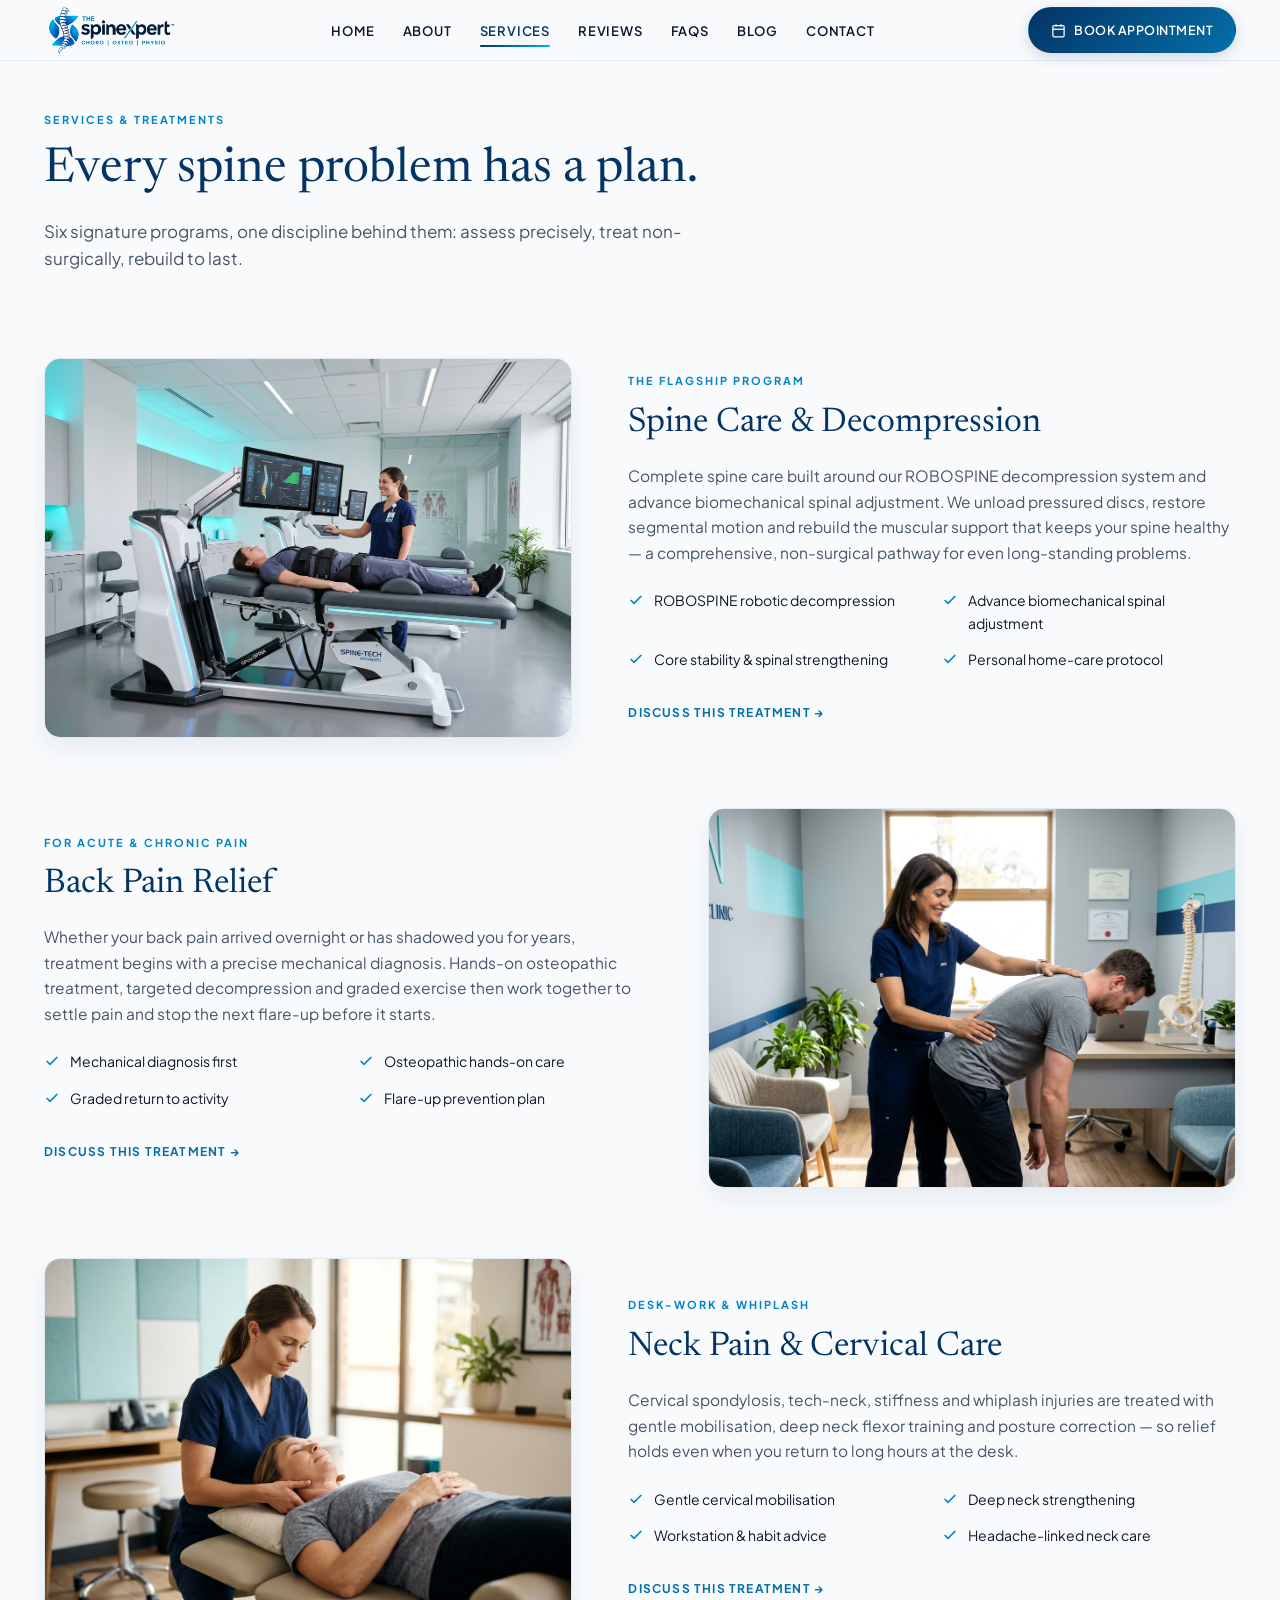
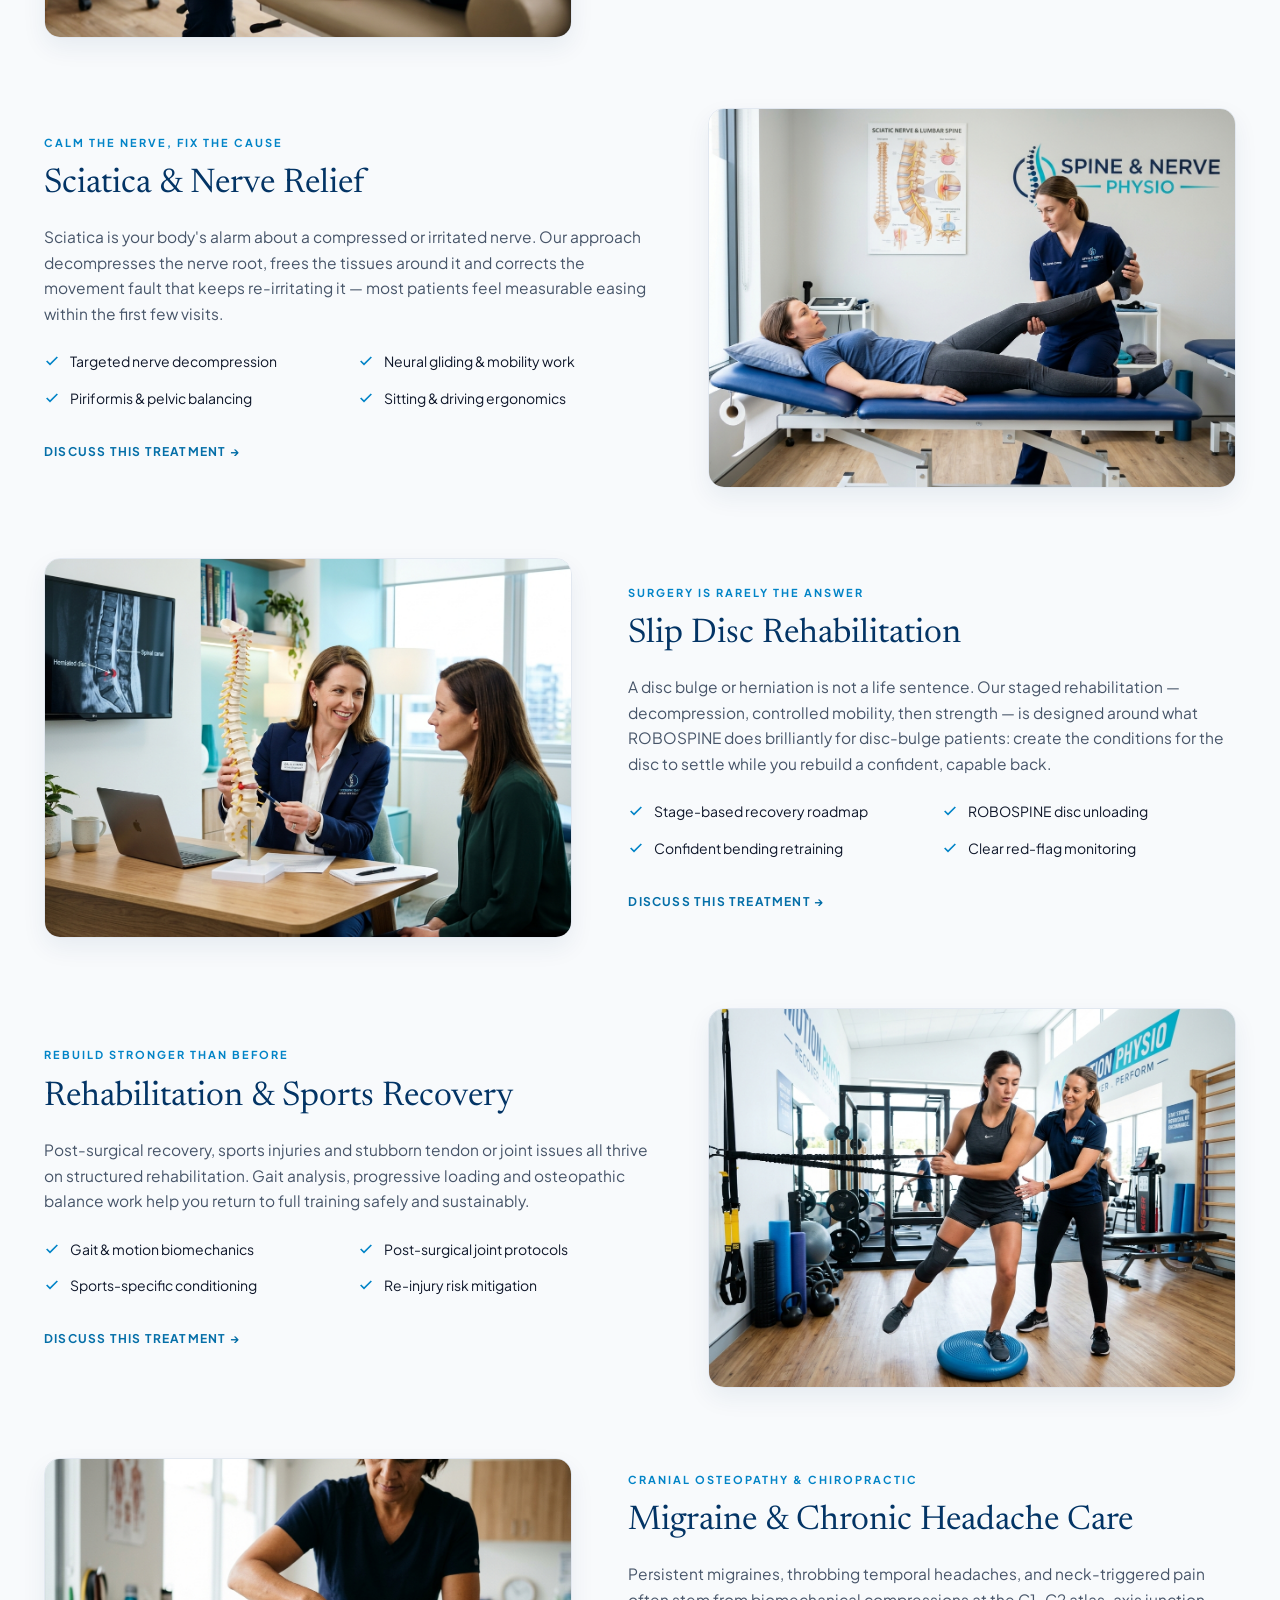
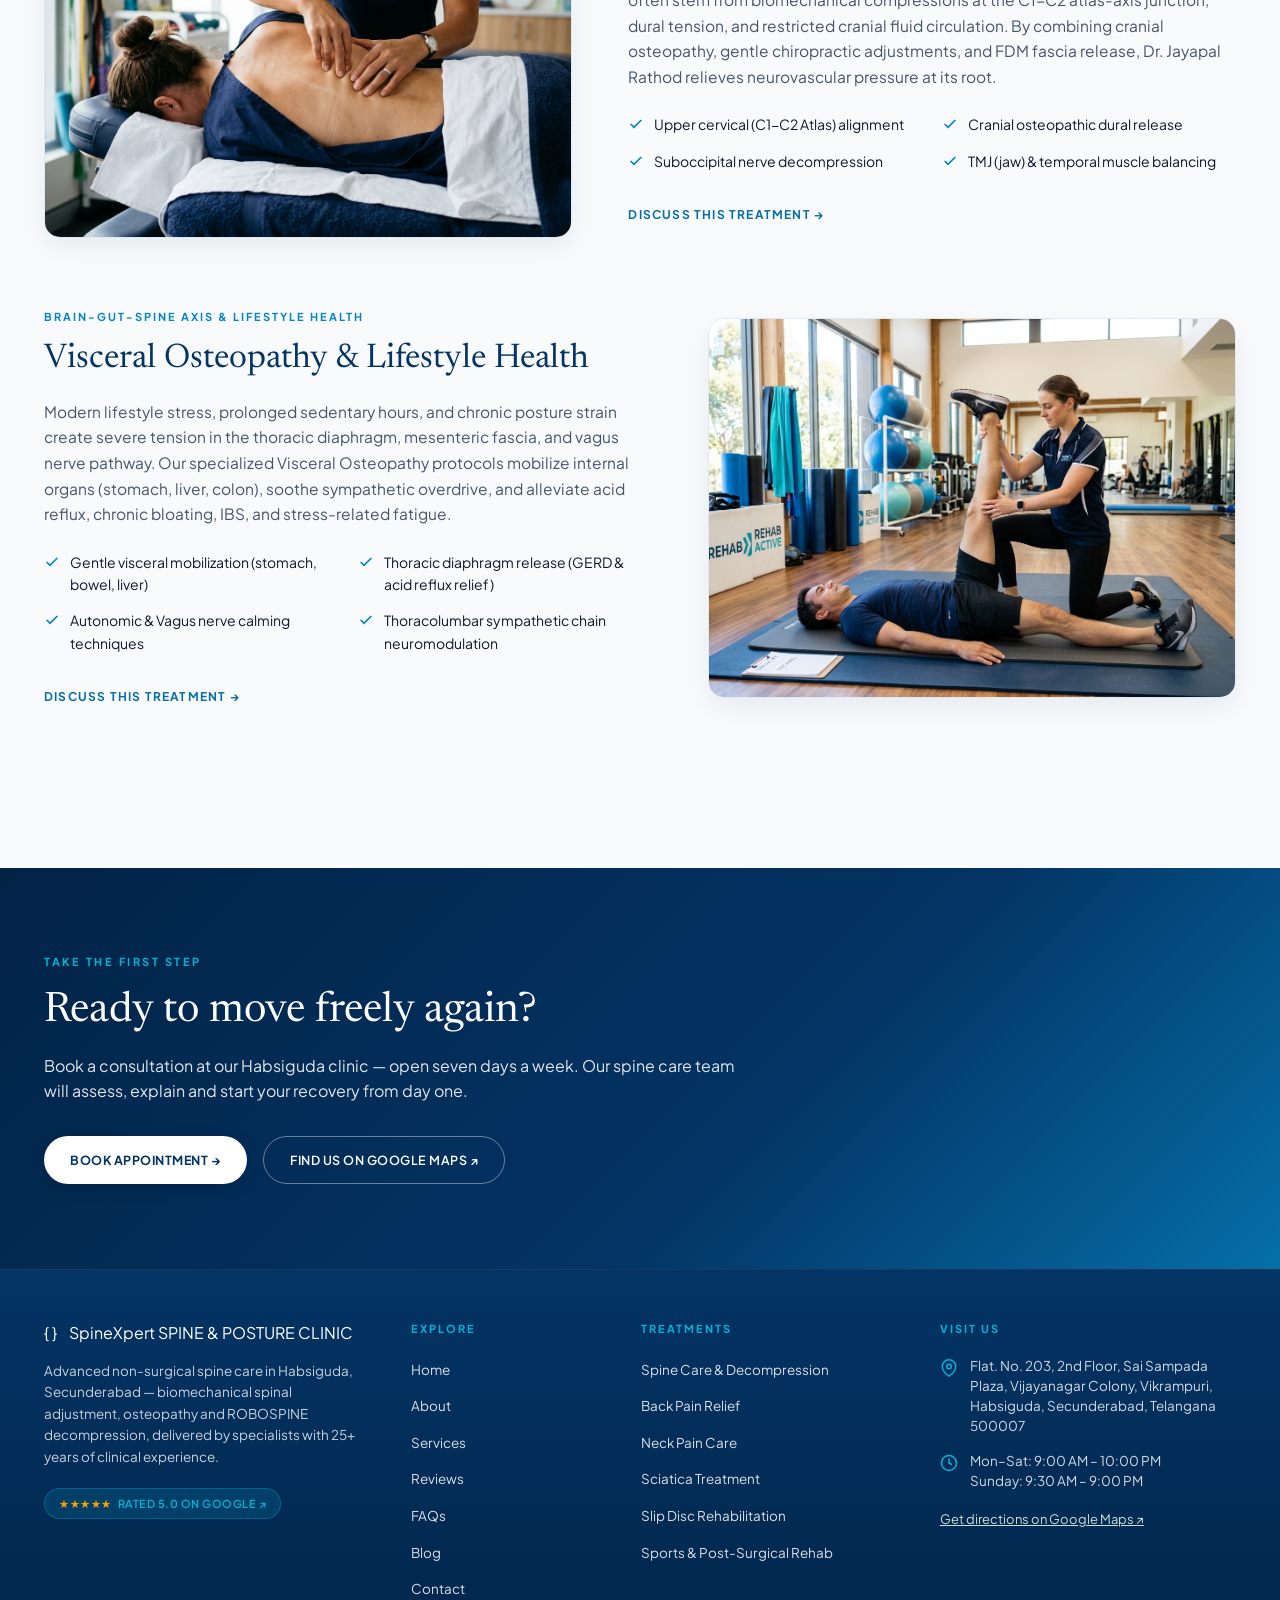
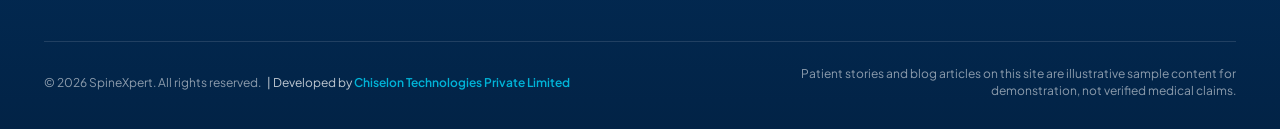
<file: services.html>
<!doctype html>
<html lang="en">
  <head>
    <meta charset="UTF-8" />
    <meta name="viewport" content="width=device-width, initial-scale=1.0" />
    <title>
      Services & Treatments | SpineXpert - Non-Surgical Spine Programs
    </title>
    <!-- Favicon -->
    <link
      rel="icon"
      type="image/png"
      sizes="32x32"
      href="assets/images/favicon-32x32.png"
    />
    <link rel="icon" type="image/png" href="assets/images/favicon.png" />
    <link
      rel="apple-touch-icon"
      sizes="180x180"
      href="assets/images/apple-touch-icon.png"
    />
    <!-- Google Fonts -->
    <link rel="preconnect" href="https://fonts.googleapis.com" />
    <link rel="preconnect" href="https://fonts.gstatic.com" crossorigin />
    <link
      href="https://fonts.googleapis.com/css2?family=Newsreader:ital,opsz,wght@0,6..72,300..700;1,6..72,300..700&family=Plus+Jakarta+Sans:wght@400;500;600;700&display=swap"
      rel="stylesheet"
    />
    <!-- Stylesheets -->
    <link rel="stylesheet" href="assets/css/aos.css" />
    <link rel="stylesheet" href="assets/css/style.css" />
    <link rel="stylesheet" href="assets/css/components.css" />
    <link rel="stylesheet" href="assets/css/smart-modal.css">
</head>
  <body>
    <!-- Navigation Header -->
    <header class="header">
      <div class="container nav-container">
        <a href="/" class="logo">
          <img
            src="assets/images/logo.png"
            alt="SpineXpert Spine and Posture Clinic"
            class="logo-img"
          />
        </a>

        <nav>
          <ul class="nav-links">
            <li><a href="/" class="nav-link">HOME</a></li>
            <li><a href="about/" class="nav-link">ABOUT</a></li>
            <li><a href="services/" class="nav-link active">SERVICES</a></li>
            <li><a href="reviews/" class="nav-link">REVIEWS</a></li>
            <li><a href="faqs/" class="nav-link">FAQS</a></li>
            <li><a href="blog/" class="nav-link">BLOG</a></li>
            <li><a href="contact/" class="nav-link">CONTACT</a></li>
          </ul>
        </nav>

        <div class="nav-actions">
          <a href="#book" class="btn-book" data-open-booking>
            <svg
              width="15"
              height="15"
              viewBox="0 0 24 24"
              fill="none"
              stroke="currentColor"
              stroke-width="2"
            >
              <rect x="3" y="4" width="18" height="18" rx="2" ry="2"></rect>
              <line x1="16" y1="2" x2="16" y2="6"></line>
              <line x1="8" y1="2" x2="8" y2="6"></line>
              <line x1="3" y1="10" x2="21" y2="10"></line>
            </svg>
            BOOK APPOINTMENT
          </a>
          <button class="mobile-toggle" aria-label="Toggle navigation">
            ☰
          </button>
        </div>
      </div>
    </header>

    <main>
      <section class="container" style="padding-top: 50px">
        <span class="eyebrow">SERVICES & TREATMENTS</span>
        <h1 class="page-title">Every spine problem has a plan.</h1>
        <p class="page-lead">
          Six signature programs, one discipline behind them: assess precisely,
          treat non-surgically, rebuild to last.
        </p>

        <!-- Services List -->
        <div class="services-list">
          <!-- Program 1: Spine Care & Decompression -->
          <div class="service-row" data-aos="fade-up">
            <div class="service-img-col">
              <div class="service-img-box">
                <img
                  src="assets/images/service-decompression.jpg"
                  alt="ROBOSPINE Decompression Suite"
                />
              </div>
            </div>
            <div class="service-content-col">
              <span class="eyebrow">THE FLAGSHIP PROGRAM</span>
              <h2 class="page-title" style="font-size: 34px">
                Spine Care & Decompression
              </h2>
              <p
                style="
                  color: var(--text-muted);
                  font-size: 15.5px;
                  line-height: 1.65;
                "
              >
                Complete spine care built around our ROBOSPINE decompression
                system and advance biomechanical spinal adjustment. We unload
                pressured discs, restore segmental motion and rebuild the
                muscular support that keeps your spine healthy &mdash; a
                comprehensive, non-surgical pathway for even long-standing
                problems.
              </p>
              <div class="service-bullets">
                <div class="bullet-item">
                  <svg
                    width="16"
                    height="16"
                    viewBox="0 0 24 24"
                    fill="none"
                    stroke="currentColor"
                    stroke-width="2.5"
                  >
                    <polyline points="20 6 9 17 4 12"></polyline>
                  </svg>
                  <span>ROBOSPINE robotic decompression</span>
                </div>
                <div class="bullet-item">
                  <svg
                    width="16"
                    height="16"
                    viewBox="0 0 24 24"
                    fill="none"
                    stroke="currentColor"
                    stroke-width="2.5"
                  >
                    <polyline points="20 6 9 17 4 12"></polyline>
                  </svg>
                  <span>Advance biomechanical spinal adjustment</span>
                </div>
                <div class="bullet-item">
                  <svg
                    width="16"
                    height="16"
                    viewBox="0 0 24 24"
                    fill="none"
                    stroke="currentColor"
                    stroke-width="2.5"
                  >
                    <polyline points="20 6 9 17 4 12"></polyline>
                  </svg>
                  <span>Core stability & spinal strengthening</span>
                </div>
                <div class="bullet-item">
                  <svg
                    width="16"
                    height="16"
                    viewBox="0 0 24 24"
                    fill="none"
                    stroke="currentColor"
                    stroke-width="2.5"
                  >
                    <polyline points="20 6 9 17 4 12"></polyline>
                  </svg>
                  <span>Personal home-care protocol</span>
                </div>
              </div>
              <a href="contact/" class="service-link">
                DISCUSS THIS TREATMENT &rarr;
              </a>
            </div>
          </div>

          <!-- Program 2: Back Pain Relief (Reverse) -->
          <div class="service-row reverse" data-aos="fade-up">
            <div class="service-img-col">
              <div class="service-img-box">
                <img
                  src="assets/images/service-back-pain.jpg"
                  alt="Back Pain Relief therapy"
                />
              </div>
            </div>
            <div class="service-content-col">
              <span class="eyebrow">FOR ACUTE & CHRONIC PAIN</span>
              <h2 class="page-title" style="font-size: 34px">
                Back Pain Relief
              </h2>
              <p
                style="
                  color: var(--text-muted);
                  font-size: 15.5px;
                  line-height: 1.65;
                "
              >
                Whether your back pain arrived overnight or has shadowed you for
                years, treatment begins with a precise mechanical diagnosis.
                Hands-on osteopathic treatment, targeted decompression and
                graded exercise then work together to settle pain and stop the
                next flare-up before it starts.
              </p>
              <div class="service-bullets">
                <div class="bullet-item">
                  <svg
                    width="16"
                    height="16"
                    viewBox="0 0 24 24"
                    fill="none"
                    stroke="currentColor"
                    stroke-width="2.5"
                  >
                    <polyline points="20 6 9 17 4 12"></polyline>
                  </svg>
                  <span>Mechanical diagnosis first</span>
                </div>
                <div class="bullet-item">
                  <svg
                    width="16"
                    height="16"
                    viewBox="0 0 24 24"
                    fill="none"
                    stroke="currentColor"
                    stroke-width="2.5"
                  >
                    <polyline points="20 6 9 17 4 12"></polyline>
                  </svg>
                  <span>Osteopathic hands-on care</span>
                </div>
                <div class="bullet-item">
                  <svg
                    width="16"
                    height="16"
                    viewBox="0 0 24 24"
                    fill="none"
                    stroke="currentColor"
                    stroke-width="2.5"
                  >
                    <polyline points="20 6 9 17 4 12"></polyline>
                  </svg>
                  <span>Graded return to activity</span>
                </div>
                <div class="bullet-item">
                  <svg
                    width="16"
                    height="16"
                    viewBox="0 0 24 24"
                    fill="none"
                    stroke="currentColor"
                    stroke-width="2.5"
                  >
                    <polyline points="20 6 9 17 4 12"></polyline>
                  </svg>
                  <span>Flare-up prevention plan</span>
                </div>
              </div>
              <a href="contact/" class="service-link">
                DISCUSS THIS TREATMENT &rarr;
              </a>
            </div>
          </div>

          <!-- Program 3: Neck Pain & Cervical Care -->
          <div class="service-row" data-aos="fade-up">
            <div class="service-img-col">
              <div class="service-img-box">
                <img
                  src="assets/images/service-neck-pain.jpg"
                  alt="Neck Pain and Cervical Care"
                />
              </div>
            </div>
            <div class="service-content-col">
              <span class="eyebrow">DESK-WORK & WHIPLASH</span>
              <h2 class="page-title" style="font-size: 34px">
                Neck Pain & Cervical Care
              </h2>
              <p
                style="
                  color: var(--text-muted);
                  font-size: 15.5px;
                  line-height: 1.65;
                "
              >
                Cervical spondylosis, tech-neck, stiffness and whiplash injuries
                are treated with gentle mobilisation, deep neck flexor training
                and posture correction &mdash; so relief holds even when you
                return to long hours at the desk.
              </p>
              <div class="service-bullets">
                <div class="bullet-item">
                  <svg
                    width="16"
                    height="16"
                    viewBox="0 0 24 24"
                    fill="none"
                    stroke="currentColor"
                    stroke-width="2.5"
                  >
                    <polyline points="20 6 9 17 4 12"></polyline>
                  </svg>
                  <span>Gentle cervical mobilisation</span>
                </div>
                <div class="bullet-item">
                  <svg
                    width="16"
                    height="16"
                    viewBox="0 0 24 24"
                    fill="none"
                    stroke="currentColor"
                    stroke-width="2.5"
                  >
                    <polyline points="20 6 9 17 4 12"></polyline>
                  </svg>
                  <span>Deep neck strengthening</span>
                </div>
                <div class="bullet-item">
                  <svg
                    width="16"
                    height="16"
                    viewBox="0 0 24 24"
                    fill="none"
                    stroke="currentColor"
                    stroke-width="2.5"
                  >
                    <polyline points="20 6 9 17 4 12"></polyline>
                  </svg>
                  <span>Workstation & habit advice</span>
                </div>
                <div class="bullet-item">
                  <svg
                    width="16"
                    height="16"
                    viewBox="0 0 24 24"
                    fill="none"
                    stroke="currentColor"
                    stroke-width="2.5"
                  >
                    <polyline points="20 6 9 17 4 12"></polyline>
                  </svg>
                  <span>Headache-linked neck care</span>
                </div>
              </div>
              <a href="contact/" class="service-link">
                DISCUSS THIS TREATMENT &rarr;
              </a>
            </div>
          </div>

          <!-- Program 4: Sciatica & Nerve Relief (Reverse) -->
          <div class="service-row reverse" data-aos="fade-up">
            <div class="service-img-col">
              <div class="service-img-box">
                <img
                  src="assets/images/service-sciatica.jpg"
                  alt="Sciatica and nerve pain treatment"
                />
              </div>
            </div>
            <div class="service-content-col">
              <span class="eyebrow">CALM THE NERVE, FIX THE CAUSE</span>
              <h2 class="page-title" style="font-size: 34px">
                Sciatica & Nerve Relief
              </h2>
              <p
                style="
                  color: var(--text-muted);
                  font-size: 15.5px;
                  line-height: 1.65;
                "
              >
                Sciatica is your body's alarm about a compressed or irritated
                nerve. Our approach decompresses the nerve root, frees the
                tissues around it and corrects the movement fault that keeps
                re-irritating it &mdash; most patients feel measurable easing
                within the first few visits.
              </p>
              <div class="service-bullets">
                <div class="bullet-item">
                  <svg
                    width="16"
                    height="16"
                    viewBox="0 0 24 24"
                    fill="none"
                    stroke="currentColor"
                    stroke-width="2.5"
                  >
                    <polyline points="20 6 9 17 4 12"></polyline>
                  </svg>
                  <span>Targeted nerve decompression</span>
                </div>
                <div class="bullet-item">
                  <svg
                    width="16"
                    height="16"
                    viewBox="0 0 24 24"
                    fill="none"
                    stroke="currentColor"
                    stroke-width="2.5"
                  >
                    <polyline points="20 6 9 17 4 12"></polyline>
                  </svg>
                  <span>Neural gliding & mobility work</span>
                </div>
                <div class="bullet-item">
                  <svg
                    width="16"
                    height="16"
                    viewBox="0 0 24 24"
                    fill="none"
                    stroke="currentColor"
                    stroke-width="2.5"
                  >
                    <polyline points="20 6 9 17 4 12"></polyline>
                  </svg>
                  <span>Piriformis & pelvic balancing</span>
                </div>
                <div class="bullet-item">
                  <svg
                    width="16"
                    height="16"
                    viewBox="0 0 24 24"
                    fill="none"
                    stroke="currentColor"
                    stroke-width="2.5"
                  >
                    <polyline points="20 6 9 17 4 12"></polyline>
                  </svg>
                  <span>Sitting & driving ergonomics</span>
                </div>
              </div>
              <a href="contact/" class="service-link">
                DISCUSS THIS TREATMENT &rarr;
              </a>
            </div>
          </div>

          <!-- Program 5: Slip Disc Rehabilitation -->
          <div class="service-row" data-aos="fade-up">
            <div class="service-img-col">
              <div class="service-img-box">
                <img
                  src="assets/images/service-slip-disc.jpg"
                  alt="Slip Disc Rehabilitation program"
                />
              </div>
            </div>
            <div class="service-content-col">
              <span class="eyebrow">SURGERY IS RARELY THE ANSWER</span>
              <h2 class="page-title" style="font-size: 34px">
                Slip Disc Rehabilitation
              </h2>
              <p
                style="
                  color: var(--text-muted);
                  font-size: 15.5px;
                  line-height: 1.65;
                "
              >
                A disc bulge or herniation is not a life sentence. Our staged
                rehabilitation &mdash; decompression, controlled mobility, then
                strength &mdash; is designed around what ROBOSPINE does
                brilliantly for disc-bulge patients: create the conditions for
                the disc to settle while you rebuild a confident, capable back.
              </p>
              <div class="service-bullets">
                <div class="bullet-item">
                  <svg
                    width="16"
                    height="16"
                    viewBox="0 0 24 24"
                    fill="none"
                    stroke="currentColor"
                    stroke-width="2.5"
                  >
                    <polyline points="20 6 9 17 4 12"></polyline>
                  </svg>
                  <span>Stage-based recovery roadmap</span>
                </div>
                <div class="bullet-item">
                  <svg
                    width="16"
                    height="16"
                    viewBox="0 0 24 24"
                    fill="none"
                    stroke="currentColor"
                    stroke-width="2.5"
                  >
                    <polyline points="20 6 9 17 4 12"></polyline>
                  </svg>
                  <span>ROBOSPINE disc unloading</span>
                </div>
                <div class="bullet-item">
                  <svg
                    width="16"
                    height="16"
                    viewBox="0 0 24 24"
                    fill="none"
                    stroke="currentColor"
                    stroke-width="2.5"
                  >
                    <polyline points="20 6 9 17 4 12"></polyline>
                  </svg>
                  <span>Confident bending retraining</span>
                </div>
                <div class="bullet-item">
                  <svg
                    width="16"
                    height="16"
                    viewBox="0 0 24 24"
                    fill="none"
                    stroke="currentColor"
                    stroke-width="2.5"
                  >
                    <polyline points="20 6 9 17 4 12"></polyline>
                  </svg>
                  <span>Clear red-flag monitoring</span>
                </div>
              </div>
              <a href="contact/" class="service-link">
                DISCUSS THIS TREATMENT &rarr;
              </a>
            </div>
          </div>

          <!-- Program 6: Rehabilitation & Sports Recovery (Reverse) -->
          <div class="service-row reverse" data-aos="fade-up">
            <div class="service-img-col">
              <div class="service-img-box">
                <img
                  src="assets/images/service-sports-rehab.jpg"
                  alt="Rehabilitation & Sports Recovery"
                />
              </div>
            </div>
            <div class="service-content-col">
              <span class="eyebrow">REBUILD STRONGER THAN BEFORE</span>
              <h2 class="page-title" style="font-size: 34px">
                Rehabilitation & Sports Recovery
              </h2>
              <p
                style="
                  color: var(--text-muted);
                  font-size: 15.5px;
                  line-height: 1.65;
                "
              >
                Post-surgical recovery, sports injuries and stubborn tendon or
                joint issues all thrive on structured rehabilitation. Gait
                analysis, progressive loading and osteopathic balance work help
                you return to full training safely and sustainably.
              </p>
              <div class="service-bullets">
                <div class="bullet-item">
                  <svg
                    width="16"
                    height="16"
                    viewBox="0 0 24 24"
                    fill="none"
                    stroke="currentColor"
                    stroke-width="2.5"
                  >
                    <polyline points="20 6 9 17 4 12"></polyline>
                  </svg>
                  <span>Gait & motion biomechanics</span>
                </div>
                <div class="bullet-item">
                  <svg
                    width="16"
                    height="16"
                    viewBox="0 0 24 24"
                    fill="none"
                    stroke="currentColor"
                    stroke-width="2.5"
                  >
                    <polyline points="20 6 9 17 4 12"></polyline>
                  </svg>
                  <span>Post-surgical joint protocols</span>
                </div>
                <div class="bullet-item">
                  <svg
                    width="16"
                    height="16"
                    viewBox="0 0 24 24"
                    fill="none"
                    stroke="currentColor"
                    stroke-width="2.5"
                  >
                    <polyline points="20 6 9 17 4 12"></polyline>
                  </svg>
                  <span>Sports-specific conditioning</span>
                </div>
                <div class="bullet-item">
                  <svg
                    width="16"
                    height="16"
                    viewBox="0 0 24 24"
                    fill="none"
                    stroke="currentColor"
                    stroke-width="2.5"
                  >
                    <polyline points="20 6 9 17 4 12"></polyline>
                  </svg>
                  <span>Re-injury risk mitigation</span>
                </div>
              </div>
              <a href="contact/" class="service-link">
                DISCUSS THIS TREATMENT &rarr;
              </a>
            </div>
          </div>

          <!-- Program 7: Osteopathy for Migraines & Cervicogenic Headaches -->
          <div class="service-row" data-aos="fade-up">
            <div class="service-img-col">
              <div class="service-img-box">
                <img
                  src="assets/images/clinic-hands.jpg"
                  alt="Cranial osteopathy and chiropractic treatment for migraine"
                />
              </div>
            </div>
            <div class="service-content-col">
              <span class="eyebrow">CRANIAL OSTEOPATHY & CHIROPRACTIC</span>
              <h2 class="page-title" style="font-size: 34px">
                Migraine & Chronic Headache Care
              </h2>
              <p
                style="
                  color: var(--text-muted);
                  font-size: 15.5px;
                  line-height: 1.65;
                "
              >
                Persistent migraines, throbbing temporal headaches, and
                neck-triggered pain often stem from biomechanical compressions
                at the C1-C2 atlas-axis junction, dural tension, and restricted
                cranial fluid circulation. By combining cranial osteopathy,
                gentle chiropractic adjustments, and FDM fascia release, Dr.
                Jayapal Rathod relieves neurovascular pressure at its root.
              </p>
              <div class="service-bullets">
                <div class="bullet-item">
                  <svg
                    width="16"
                    height="16"
                    viewBox="0 0 24 24"
                    fill="none"
                    stroke="currentColor"
                    stroke-width="2.5"
                  >
                    <polyline points="20 6 9 17 4 12"></polyline>
                  </svg>
                  <span>Upper cervical (C1-C2 Atlas) alignment</span>
                </div>
                <div class="bullet-item">
                  <svg
                    width="16"
                    height="16"
                    viewBox="0 0 24 24"
                    fill="none"
                    stroke="currentColor"
                    stroke-width="2.5"
                  >
                    <polyline points="20 6 9 17 4 12"></polyline>
                  </svg>
                  <span>Cranial osteopathic dural release</span>
                </div>
                <div class="bullet-item">
                  <svg
                    width="16"
                    height="16"
                    viewBox="0 0 24 24"
                    fill="none"
                    stroke="currentColor"
                    stroke-width="2.5"
                  >
                    <polyline points="20 6 9 17 4 12"></polyline>
                  </svg>
                  <span>Suboccipital nerve decompression</span>
                </div>
                <div class="bullet-item">
                  <svg
                    width="16"
                    height="16"
                    viewBox="0 0 24 24"
                    fill="none"
                    stroke="currentColor"
                    stroke-width="2.5"
                  >
                    <polyline points="20 6 9 17 4 12"></polyline>
                  </svg>
                  <span>TMJ (jaw) & temporal muscle balancing</span>
                </div>
              </div>
              <a href="contact/" class="service-link">
                DISCUSS THIS TREATMENT &rarr;
              </a>
            </div>
          </div>

          <!-- Program 8: Visceral Osteopathy for Gut Health & Lifestyle Disorders (Reverse) -->
          <div class="service-row reverse" data-aos="fade-up">
            <div class="service-img-col">
              <div class="service-img-box">
                <img
                  src="assets/images/clinic-stretch.jpg"
                  alt="Visceral osteopathy for gut health and lifestyle disorders"
                />
              </div>
            </div>
            <div class="service-content-col">
              <span class="eyebrow"
                >BRAIN-GUT-SPINE AXIS & LIFESTYLE HEALTH</span
              >
              <h2 class="page-title" style="font-size: 34px">
                Visceral Osteopathy & Lifestyle Health
              </h2>
              <p
                style="
                  color: var(--text-muted);
                  font-size: 15.5px;
                  line-height: 1.65;
                "
              >
                Modern lifestyle stress, prolonged sedentary hours, and chronic
                posture strain create severe tension in the thoracic diaphragm,
                mesenteric fascia, and vagus nerve pathway. Our specialized
                Visceral Osteopathy protocols mobilize internal organs (stomach,
                liver, colon), soothe sympathetic overdrive, and alleviate acid
                reflux, chronic bloating, IBS, and stress-related fatigue.
              </p>
              <div class="service-bullets">
                <div class="bullet-item">
                  <svg
                    width="16"
                    height="16"
                    viewBox="0 0 24 24"
                    fill="none"
                    stroke="currentColor"
                    stroke-width="2.5"
                  >
                    <polyline points="20 6 9 17 4 12"></polyline>
                  </svg>
                  <span
                    >Gentle visceral mobilization (stomach, bowel, liver)</span
                  >
                </div>
                <div class="bullet-item">
                  <svg
                    width="16"
                    height="16"
                    viewBox="0 0 24 24"
                    fill="none"
                    stroke="currentColor"
                    stroke-width="2.5"
                  >
                    <polyline points="20 6 9 17 4 12"></polyline>
                  </svg>
                  <span
                    >Thoracic diaphragm release (GERD & acid reflux
                    relief)</span
                  >
                </div>
                <div class="bullet-item">
                  <svg
                    width="16"
                    height="16"
                    viewBox="0 0 24 24"
                    fill="none"
                    stroke="currentColor"
                    stroke-width="2.5"
                  >
                    <polyline points="20 6 9 17 4 12"></polyline>
                  </svg>
                  <span>Autonomic & Vagus nerve calming techniques</span>
                </div>
                <div class="bullet-item">
                  <svg
                    width="16"
                    height="16"
                    viewBox="0 0 24 24"
                    fill="none"
                    stroke="currentColor"
                    stroke-width="2.5"
                  >
                    <polyline points="20 6 9 17 4 12"></polyline>
                  </svg>
                  <span>Thoracolumbar sympathetic chain neuromodulation</span>
                </div>
              </div>
              <a href="contact/" class="service-link">
                DISCUSS THIS TREATMENT &rarr;
              </a>
            </div>
          </div>
        </div>
      </section>

      <!-- Global CTA Banner -->
      <section class="cta-banner-section">
        <div class="container">
          <div class="cta-banner-content" data-aos="zoom-in">
            <div class="cta-banner-eyebrow">TAKE THE FIRST STEP</div>
            <h2 class="cta-banner-title">Ready to move freely again?</h2>
            <p class="cta-banner-text">
              Book a consultation at our Habsiguda clinic &mdash; open seven
              days a week. Our spine care team will assess, explain and start
              your recovery from day one.
            </p>
            <div class="cta-banner-buttons">
              <a href="#book" class="btn-white" data-open-booking>
                BOOK APPOINTMENT &rarr;
              </a>
              <a
                href="https://maps.app.goo.gl/r6jLsgNT8QfVkWU5A"
                target="_blank"
                rel="noopener"
                class="btn-banner-outline"
              >
                FIND US ON GOOGLE MAPS &nearr;
              </a>
            </div>
          </div>
        </div>
      </section>
    </main>

    <!-- Global Footer -->
    <footer class="site-footer">
      <div class="container">
        <div class="footer-grid">
          <div class="footer-brand">
            <div class="logo">
              <div class="logo-icon">{ }</div>
              <div class="logo-text">
                <span class="logo-title">SpineXpert</span>
                <span class="logo-subtitle">SPINE & POSTURE CLINIC</span>
              </div>
            </div>
            <p class="footer-desc">
              Advanced non-surgical spine care in Habsiguda, Secunderabad
              &mdash; biomechanical spinal adjustment, osteopathy and ROBOSPINE
              decompression, delivered by specialists with 25+ years of clinical
              experience.
            </p>
            <div class="footer-badge">
              <span class="stars">&#9733;&#9733;&#9733;&#9733;&#9733;</span>
              <span>RATED 5.0 ON GOOGLE &nearr;</span>
            </div>
          </div>

          <div>
            <div class="footer-col-title">EXPLORE</div>
            <ul class="footer-links">
              <li><a href="/">Home</a></li>
              <li><a href="about/">About</a></li>
              <li><a href="services/">Services</a></li>
              <li><a href="reviews/">Reviews</a></li>
              <li><a href="faqs/">FAQs</a></li>
              <li><a href="blog/">Blog</a></li>
              <li><a href="contact/">Contact</a></li>
            </ul>
          </div>

          <div>
            <div class="footer-col-title">TREATMENTS</div>
            <ul class="footer-links">
              <li><a href="services/">Spine Care & Decompression</a></li>
              <li><a href="services/">Back Pain Relief</a></li>
              <li><a href="services/">Neck Pain Care</a></li>
              <li><a href="services/">Sciatica Treatment</a></li>
              <li><a href="services/">Slip Disc Rehabilitation</a></li>
              <li><a href="services/">Sports & Post-Surgical Rehab</a></li>
            </ul>
          </div>

          <div>
            <div class="footer-col-title">VISIT US</div>
            <div class="footer-contact-item">
              <svg
                width="18"
                height="18"
                viewBox="0 0 24 24"
                fill="none"
                stroke="currentColor"
                stroke-width="2"
              >
                <path d="M21 10c0 7-9 13-9 13s-9-6-9-13a9 9 0 0 1 18 0z"></path>
                <circle cx="12" cy="10" r="3"></circle>
              </svg>
              <div>
                Flat. No. 203, 2nd Floor, Sai Sampada Plaza, Vijayanagar Colony,
                Vikrampuri, Habsiguda, Secunderabad, Telangana 500007
              </div>
            </div>
            <div class="footer-contact-item">
              <svg
                width="18"
                height="18"
                viewBox="0 0 24 24"
                fill="none"
                stroke="currentColor"
                stroke-width="2"
              >
                <circle cx="12" cy="12" r="10"></circle>
                <polyline points="12 6 12 12 16 14"></polyline>
              </svg>
              <div>
                Mon&ndash;Sat: 9:00 AM &ndash; 10:00 PM<br />Sunday: 9:30 AM
                &ndash; 9:00 PM
              </div>
            </div>
            <div style="margin-top: 14px">
              <a
                href="https://maps.app.goo.gl/r6jLsgNT8QfVkWU5A"
                target="_blank"
                rel="noopener"
                style="
                  color: #cadfd4;
                  font-size: 13px;
                  text-decoration: underline;
                "
              >
                Get directions on Google Maps &nearr;
              </a>
            </div>
          </div>
        </div>

        <div class="footer-bottom">
          <div>&copy; 2026 SpineXpert. All rights reserved. <span class="footer-credit">| Developed by <a href="https://www.chiselontechnologies.com/" target="_blank" rel="noopener" class="developer-link"><strong>Chiselon Technologies Private Limited</strong></a></span></div>
          <div class="footer-disclaimer">
            Patient stories and blog articles on this site are illustrative
            sample content for demonstration, not verified medical claims.
          </div>
        </div>
      </div>
    </footer>

        <!-- ============ SMART ENGAGEMENT MODAL (Exact design from Revive Clinic) ============ -->
    <div class="smart-modal-overlay" id="smartEngagementModal" aria-hidden="true">
      <div class="smart-modal-card" role="dialog" aria-modal="true" aria-labelledby="smartModalHeadline">
        <!-- Header Bar -->
        <div class="smart-modal-header">
          <button class="smart-modal-close" id="smartModalClose" type="button" aria-label="Close modal">
            <svg viewBox="0 0 24 24" width="18" height="18" stroke="currentColor" stroke-width="2.2" fill="none" stroke-linecap="round" stroke-linejoin="round">
              <line x1="18" y1="6" x2="6" y2="18"></line>
              <line x1="6" y1="6" x2="18" y2="18"></line>
            </svg>
          </button>
          <div class="smart-modal-tag" id="smartModalTag">
            <svg viewBox="0 0 24 24" width="13" height="13" fill="none" stroke="currentColor" stroke-width="2.5" stroke-linecap="round" stroke-linejoin="round">
              <path d="m12 3-1.912 5.813a2 2 0 0 1-1.275 1.275L3 12l5.813 1.912a2 2 0 0 1 1.275 1.275L12 21l1.912-5.813a2 2 0 0 1 1.275-1.275L21 12l-5.813-1.912a2 2 0 0 1-1.275-1.275L12 3Z"/>
            </svg>
            <span id="smartModalTagText">WELCOME TO SPINEXPERT</span>
          </div>
          <h3 class="smart-modal-headline" id="smartModalHeadline">Looking for Expert Spine &amp; Physiotherapy Consultation?</h3>
          <p class="smart-modal-sub" id="smartModalSub">
            Need relief from neck pain, back pain, sciatica, slip disc or posture issues? Book an appointment or request a quick callback from our spine specialist in Habsiguda.
          </p>
        </div>

        <!-- Modal Body with 2 Tabs -->
        <div class="smart-modal-body">
          <div class="smart-tabs-nav">
            <button type="button" class="smart-tab-btn active" id="tabBtnBooking" data-tab="bookingTab">
              <svg viewBox="0 0 24 24" width="16" height="16" fill="none" stroke="currentColor" stroke-width="2" stroke-linecap="round" stroke-linejoin="round">
                <rect width="18" height="18" x="3" y="4" rx="2" ry="2"/>
                <line x1="16" x2="16" y1="2" y2="6"/>
                <line x1="8" x2="8" y1="2" y2="6"/>
                <line x1="3" x2="21" y1="10" y2="10"/>
              </svg>
              <span>Book Appointment</span>
            </button>
            <button type="button" class="smart-tab-btn" id="tabBtnCallback" data-tab="callbackTab">
              <svg viewBox="0 0 24 24" width="16" height="16" fill="none" stroke="currentColor" stroke-width="2" stroke-linecap="round" stroke-linejoin="round">
                <path d="M22 16.92v3a2 2 0 0 1-2.18 2 19.79 19.79 0 0 1-8.63-3.07 19.5 19.5 0 0 1-6-6 19.79 19.79 0 0 1-3.07-8.67A2 2 0 0 1 4.11 2h3a2 2 0 0 1 2 1.72 12.84 12.84 0 0 0 .7 2.81 2 2 0 0 1-.45 2.11L8.09 9.91a16 16 0 0 0 6 6l1.27-1.27a2 2 0 0 1 2.11-.45 12.84 12.84 0 0 0 2.81.7A2 2 0 0 1 22 16.92z"/>
              </svg>
              <span>Request Callback</span>
            </button>
          </div>

          <!-- Tab 1: Book Appointment (QR Code & Direct Link) -->
          <div class="smart-tab-pane active" id="bookingTab">
            <div class="smart-qr-card">
              <div class="smart-qr-badge">
                <span style="display:inline-block; width:6px; height:6px; background:#4ade80; border-radius:50%;"></span>
                Instant Confirmed Slot
              </div>
              <h4 class="smart-qr-title">Direct Online Booking</h4>
              <p class="smart-qr-desc">
                Select your preferred doctor, date, and live consultation time slot directly on our patient portal.
              </p>

              <div class="smart-qr-content-split">
                <div style="flex: 1;">
                  <a href="https://clinic.physioelitece.fit/patient-booking?token=clx_KrfnUzbXfuJDHYltwGSFXj6y" 
                     target="_blank" 
                     rel="noopener" 
                     class="smart-direct-btn">
                    <span>Book Online Instantly &nearr;</span>
                  </a>
                  <p style="font-size: 0.78rem; color: #94a3b8; margin: 8px 0 0; line-height: 1.4;">
                    Instant confirmation sent to your phone.
                  </p>
                </div>
                <div class="smart-qr-image-wrap">
                  <img src="assets/images/booking-qr.png" alt="Scan to Book Online" width="90" height="90" />
                  <span>Scan to Book</span>
                </div>
              </div>
            </div>
          </div>

          <!-- Tab 2: Request Call Back -->
          <div class="smart-tab-pane" id="callbackTab">
            <form id="smartCallbackForm">
              <div style="display: flex; flex-direction: column; gap: 1rem;">
                <div>
                  <label class="smart-field-label">Your Name *</label>
                  <div class="smart-input-wrap">
                    <div class="smart-input-icon">
                      <svg viewBox="0 0 24 24" width="16" height="16" fill="none" stroke="currentColor" stroke-width="2" stroke-linecap="round" stroke-linejoin="round">
                        <path d="M19 21v-2a4 4 0 0 0-4-4H9a4 4 0 0 0-4 4v2"/>
                        <circle cx="12" cy="7" r="4"/>
                      </svg>
                    </div>
                    <input type="text" id="smartCallbackName" class="smart-input" required placeholder="Enter your full name" autocomplete="name" />
                  </div>
                </div>

                <div>
                  <label class="smart-field-label">Phone Number *</label>
                  <div class="smart-input-wrap">
                    <div class="smart-input-icon">
                      <svg viewBox="0 0 24 24" width="16" height="16" fill="none" stroke="currentColor" stroke-width="2" stroke-linecap="round" stroke-linejoin="round">
                        <path d="M22 16.92v3a2 2 0 0 1-2.18 2 19.79 19.79 0 0 1-8.63-3.07 19.5 19.5 0 0 1-6-6 19.79 19.79 0 0 1-3.07-8.67A2 2 0 0 1 4.11 2h3a2 2 0 0 1 2 1.72 12.84 12.84 0 0 0 .7 2.81 2 2 0 0 1-.45 2.11L8.09 9.91a16 16 0 0 0 6 6l1.27-1.27a2 2 0 0 1 2.11-.45 12.84 12.84 0 0 0 2.81.7A2 2 0 0 1 22 16.92z"/>
                      </svg>
                    </div>
                    <input type="tel" id="smartCallbackPhone" class="smart-input" required placeholder="Enter 10-digit mobile number" inputmode="numeric" pattern="[0-9+ -]{10,16}" autocomplete="tel" />
                  </div>
                </div>

                <button type="submit" class="smart-wa-submit-btn">
                  <svg viewBox="0 0 24 24" width="20" height="20" fill="currentColor">
                    <path d="M20.52 3.48A11.93 11.93 0 0 0 12.04 0C5.46 0 .1 5.36.1 11.94c0 2.1.55 4.15 1.6 5.96L0 24l6.28-1.65a11.9 11.9 0 0 0 5.76 1.48h.01c6.57 0 11.93-5.36 11.93-11.94 0-3.19-1.24-6.19-3.46-8.41ZM12.05 21.8a9.88 9.88 0 0 1-5.04-1.38l-.36-.21-3.74.98 1-3.64-.23-.37a9.87 9.87 0 0 1-1.52-5.24C2.16 6.5 6.6 2.06 12.05 2.06c2.64 0 5.12 1.03 6.98 2.89a9.82 9.82 0 0 1 2.9 6.99c0 5.45-4.44 9.86-9.88 9.86Zm5.42-7.4c-.3-.15-1.76-.87-2.03-.97-.27-.1-.47-.15-.67.15-.2.3-.77.97-.95 1.17-.17.2-.35.22-.65.07-.3-.15-1.26-.46-2.4-1.48-.89-.79-1.49-1.77-1.66-2.07-.17-.3-.02-.46.13-.61.14-.13.3-.35.45-.52.15-.17.2-.3.3-.5.1-.2.05-.37-.02-.52-.08-.15-.67-1.62-.92-2.22-.24-.58-.49-.5-.67-.51h-.57c-.2 0-.52.07-.8.37-.27.3-1.05 1.03-1.05 2.51s1.08 2.91 1.23 3.11c.15.2 2.12 3.24 5.14 4.54.72.31 1.28.5 1.72.64.72.23 1.38.2 1.9.12.58-.09 1.76-.72 2.01-1.42.25-.7.25-1.3.17-1.42-.07-.12-.27-.2-.57-.35Z"/>
                  </svg>
                  <span>Request Callback via WhatsApp</span>
                </button>
              </div>
            </form>
          </div>
        </div>
      </div>
    </div>

    <script src="assets/js/aos.js"></script>
    <script src="assets/js/main.js"></script>
    <script src="assets/js/smart-modal.js"></script>
</body>
</html>
</file>
<file: assets/css/style.css>
:root {
  /* Brand Palette from New SpineXpert Logo */
  --primary-navy: #033465;
  --primary-navy-dark: #022346;
  --royal-blue: #056fa8;
  --ocean-blue: #0284c7;
  --cyan-teal: #00b4d8;
  --cyan-accent: #06b6d4;
  --cyan-light: #e0f7fa;
  --cyan-pale: #f0fafd;

  /* Semantic Tokens */
  --brand-primary: #033465;
  --brand-primary-hover: #022346;
  --brand-accent: #00b4d8;
  --brand-secondary: #056fa8;

  /* Backgrounds & Neutrals */
  --bg-primary: #f8fafc;
  --bg-secondary: #f0f5fa;
  --bg-card: #ffffff;
  --cream-soft: #f1f7fb;
  --border-light: #e2e8f0;
  --border-subtle: #cbd5e1;

  /* Text */
  --text-dark: #0f172a;
  --text-muted: #475569;
  --text-subtle: #64748b;
  --gold-star: #f59e0b;
  --white: #ffffff;

  /* Radii & Shadows */
  --radius-sm: 8px;
  --radius-md: 16px;
  --radius-lg: 24px;
  --radius-full: 9999px;
  --font-serif: "Newsreader", "Playfair Display", Georgia, serif;
  --font-sans:
    "Plus Jakarta Sans", system-ui, -apple-system, BlinkMacSystemFont,
    "Segoe UI", Roboto, sans-serif;
  --shadow-sm: 0 2px 8px rgba(3, 52, 101, 0.04);
  --shadow-md: 0 10px 25px rgba(3, 52, 101, 0.07);
  --shadow-lg: 0 20px 40px rgba(3, 52, 101, 0.1);
  --transition: all 0.25s cubic-bezier(0.16, 1, 0.3, 1);
}

*,
*::before,
*::after {
  box-sizing: border-box;
  margin: 0;
  padding: 0;
}

body {
  font-family: var(--font-sans);
  background-color: var(--bg-primary);
  color: var(--text-dark);
  line-height: 1.6;
  -webkit-font-smoothing: antialiased;
  min-height: 100vh;
  display: flex;
  flex-direction: column;
}

img {
  max-width: 100%;
  height: auto;
  display: block;
}

a {
  text-decoration: none;
  color: inherit;
  transition: var(--transition);
}

button,
input,
select,
textarea {
  font-family: inherit;
}

.container {
  width: 100%;
  max-width: 1240px;
  margin: 0 auto;
  padding: 0 24px;
}

/* NAVBAR */
.header {
  position: sticky;
  top: 0;
  background: rgba(248, 250, 252, 0.95);
  backdrop-filter: blur(10px);
  z-index: 1000;
  border-bottom: 1px solid rgba(226, 232, 240, 0.8);
}

.nav-container {
  display: flex;
  align-items: center;
  justify-content: space-between;
  height: 60px;
}

.logo {
  display: flex;
  align-items: center;
  gap: 12px;
}

.logo-img {
  height: 48px;
  width: auto;
  object-fit: contain;
}

.nav-links {
  display: flex;
  align-items: center;
  gap: 28px;
  list-style: none;
}

.nav-link {
  font-size: 13px;
  font-weight: 600;
  text-transform: uppercase;
  letter-spacing: 0.8px;
  color: var(--text-dark);
  position: relative;
  padding: 8px 0;
}

.nav-link:hover {
  color: var(--royal-blue);
}

.nav-link.active {
  color: var(--primary-navy);
}

.nav-link.active::after {
  content: "";
  position: absolute;
  bottom: 0;
  left: 0;
  width: 100%;
  height: 2.5px;
  background: linear-gradient(90deg, var(--primary-navy), var(--cyan-teal));
  border-radius: 2px;
}

.nav-actions {
  display: flex;
  align-items: center;
  gap: 16px;
}

.btn-book {
  background: linear-gradient(
    135deg,
    var(--primary-navy) 0%,
    var(--royal-blue) 100%
  );
  color: var(--white);
  padding: 12px 22px;
  border-radius: var(--radius-full);
  font-size: 12.5px;
  font-weight: 600;
  letter-spacing: 0.5px;
  text-transform: uppercase;
  display: inline-flex;
  align-items: center;
  gap: 8px;
  transition: var(--transition);
  border: 1px solid transparent;
  box-shadow: 0 4px 14px rgba(3, 52, 101, 0.18);
}

.btn-book:hover {
  background: linear-gradient(
    135deg,
    var(--primary-navy-dark) 0%,
    var(--primary-navy) 100%
  );
  transform: translateY(-1px);
  box-shadow: 0 6px 18px rgba(3, 52, 101, 0.28);
}

.btn-outline {
  border: 1px solid var(--border-light);
  background: var(--bg-card);
  color: var(--text-dark);
  padding: 12px 24px;
  border-radius: var(--radius-full);
  font-size: 12.5px;
  font-weight: 600;
  letter-spacing: 0.5px;
  text-transform: uppercase;
  display: inline-flex;
  align-items: center;
  gap: 8px;
  transition: var(--transition);
}

.btn-outline:hover {
  border-color: var(--royal-blue);
  color: var(--royal-blue);
  background: var(--cyan-pale);
}

.mobile-toggle {
  display: none;
  background: none;
  border: none;
  font-size: 24px;
  color: var(--primary-navy);
  cursor: pointer;
}

/* SECTION HEADERS */
.eyebrow {
  font-size: 11px;
  letter-spacing: 2px;
  text-transform: uppercase;
  color: var(--ocean-blue);
  font-weight: 700;
  margin-bottom: 14px;
  display: flex;
  align-items: center;
  gap: 8px;
}

.page-title {
  font-family: var(--font-serif);
  font-size: 48px;
  line-height: 1.15;
  color: var(--primary-navy);
  font-weight: 400;
  margin-bottom: 20px;
}

.page-title em {
  font-style: italic;
  font-weight: 400;
  color: var(--royal-blue);
}

.page-lead {
  font-size: 17px;
  color: var(--text-muted);
  max-width: 680px;
  line-height: 1.6;
  margin-bottom: 36px;
}

/* CTA BANNER SECTION (NAVY BLUE GRADIENT) */
.cta-banner-section {
  background: linear-gradient(
    135deg,
    var(--primary-navy-dark) 0%,
    var(--primary-navy) 60%,
    var(--royal-blue) 100%
  );
  color: var(--white);
  padding: 85px 0;
  position: relative;
  overflow: hidden;
  margin-top: 80px;
}

.cta-banner-content {
  position: relative;
  z-index: 2;
  max-width: 700px;
}

.cta-banner-eyebrow {
  font-size: 11px;
  letter-spacing: 2.5px;
  text-transform: uppercase;
  color: var(--cyan-teal);
  font-weight: 700;
  margin-bottom: 16px;
}

.cta-banner-title {
  font-family: var(--font-serif);
  font-size: 42px;
  font-weight: 400;
  line-height: 1.2;
  margin-bottom: 16px;
  color: var(--white);
}

.cta-banner-text {
  font-size: 16px;
  color: rgba(255, 255, 255, 0.88);
  line-height: 1.6;
  margin-bottom: 32px;
}

.cta-banner-buttons {
  display: flex;
  flex-wrap: wrap;
  gap: 16px;
}

.btn-white {
  background-color: var(--white);
  color: var(--primary-navy);
  padding: 13px 26px;
  border-radius: var(--radius-full);
  font-size: 12.5px;
  font-weight: 700;
  letter-spacing: 0.5px;
  text-transform: uppercase;
  display: inline-flex;
  align-items: center;
  gap: 8px;
  transition: var(--transition);
  box-shadow: 0 4px 15px rgba(0, 0, 0, 0.15);
}

.btn-white:hover {
  background-color: var(--cyan-light);
  color: var(--primary-navy-dark);
  transform: translateY(-1px);
}

.btn-banner-outline {
  border: 1px solid rgba(255, 255, 255, 0.4);
  background: transparent;
  color: var(--white);
  padding: 13px 26px;
  border-radius: var(--radius-full);
  font-size: 12.5px;
  font-weight: 600;
  letter-spacing: 0.5px;
  text-transform: uppercase;
  display: inline-flex;
  align-items: center;
  gap: 8px;
  transition: var(--transition);
}

.btn-banner-outline:hover {
  border-color: var(--cyan-teal);
  background: rgba(0, 180, 216, 0.15);
  color: var(--white);
}

/* FOOTER */
.site-footer {
  background: linear-gradient(
    180deg,
    var(--primary-navy) 0%,
    var(--primary-navy-dark) 100%
  );
  color: var(--white);
  padding-top: 50px;
  padding-bottom: 30px;
  border-top: 1px solid rgba(255, 255, 255, 0.1);
}

.footer-grid {
  display: grid;
  grid-template-columns: 1.4fr 0.8fr 1.1fr 1.3fr;
  gap: 48px;
  padding-bottom: 40px;
  border-bottom: 1px solid rgba(255, 255, 255, 0.12);
}

.footer-logo-img {
  height: 52px;
  width: auto;
  filter: brightness(0) invert(1);
  margin-bottom: 12px;
}

.footer-desc {
  font-size: 13.5px;
  color: rgba(255, 255, 255, 0.78);
  margin-top: 14px;
  line-height: 1.6;
  max-width: 320px;
}

.footer-badge {
  display: inline-flex;
  align-items: center;
  gap: 6px;
  background: rgba(0, 180, 216, 0.15);
  padding: 6px 14px;
  border-radius: var(--radius-full);
  font-size: 11px;
  font-weight: 600;
  color: var(--cyan-teal);
  margin-top: 20px;
  letter-spacing: 0.5px;
  border: 1px solid rgba(0, 180, 216, 0.3);
}

.footer-col-title {
  font-size: 11px;
  text-transform: uppercase;
  letter-spacing: 2px;
  font-weight: 700;
  color: var(--cyan-teal);
  margin-bottom: 18px;
}

.footer-links {
  list-style: none;
  display: flex;
  flex-direction: column;
  gap: 11px;
}

.footer-links a {
  font-size: 13.5px;
  color: rgba(255, 255, 255, 0.85);
}

.footer-links a:hover {
  color: var(--cyan-teal);
  padding-left: 3px;
}

.footer-contact-item {
  display: flex;
  gap: 12px;
  font-size: 13.5px;
  color: rgba(255, 255, 255, 0.82);
  margin-bottom: 14px;
  line-height: 1.5;
}

.footer-contact-item svg {
  flex-shrink: 0;
  margin-top: 3px;
  color: var(--cyan-teal);
}

.footer-bottom {
  display: flex;
  justify-content: space-between;
  align-items: center;
  padding-top: 24px;
  font-size: 12px;
  color: rgba(255, 255, 255, 0.55);
  flex-wrap: wrap;
  gap: 12px;
}

.footer-credit {
  color: rgba(255, 255, 255, 0.75);
  margin-left: 4px;
}

.footer-credit a.developer-link {
  color: var(--cyan-teal);
  text-decoration: none;
  transition: all 0.2s ease;
}

.footer-credit a.developer-link:hover {
  color: #38bdf8;
  text-decoration: underline;
}

.footer-credit strong {
  font-weight: 600;
}

.footer-disclaimer {
  max-width: 500px;
  text-align: right;
  line-height: 1.4;
}

/* RESPONSIVE */
@media (max-width: 992px) {
  .header {
    height: 70px;
  }
  .nav-container {
    height: 70px;
    padding: 0 16px;
  }
  .logo-img {
    height: 42px;
  }
  .nav-actions {
    gap: 12px;
  }
  .btn-book {
    padding: 9px 16px;
    font-size: 11.5px;
    letter-spacing: 0.5px;
    white-space: nowrap;
    border-radius: 999px;
  }
  .btn-book svg {
    width: 14px;
    height: 14px;
  }
  .mobile-toggle {
    display: flex;
    align-items: center;
    justify-content: center;
    width: 40px;
    height: 40px;
    border-radius: 8px;
    background: transparent;
    border: none;
    font-size: 26px;
    color: var(--primary-navy);
    cursor: pointer;
    transition: background 0.2s ease;
  }
  .mobile-toggle:hover {
    background: rgba(3, 52, 101, 0.05);
  }
  .nav-links {
    display: none;
  }
  .nav-links.open {
    display: flex;
    flex-direction: column;
    position: absolute;
    top: 70px;
    left: 0;
    right: 0;
    background: #ffffff;
    padding: 24px 20px;
    border-bottom: 1px solid var(--border-light);
    box-shadow: 0 15px 30px rgba(3, 52, 101, 0.12);
    gap: 16px;
    text-align: center;
    z-index: 1000;
  }
  .nav-links.open .nav-link {
    font-size: 15px;
    font-weight: 700;
    padding: 10px 0;
  }
  .footer-grid {
    grid-template-columns: 1fr 1fr;
    gap: 36px;
  }
}

@media (max-width: 480px) {
  .logo-img {
    height: 36px;
    max-width: 130px;
  }
  .btn-book {
    padding: 8px 12px;
    font-size: 10.5px;
    gap: 5px;
  }
  .btn-book svg {
    width: 13px;
    height: 13px;
  }
  .nav-actions {
    gap: 8px;
  }
  .mobile-toggle {
    width: 36px;
    height: 36px;
    font-size: 24px;
  }
}

@media (max-width: 640px) {
  .footer-grid {
    grid-template-columns: 1fr;
  }
  .footer-bottom {
    flex-direction: column;
    text-align: center;
  }
  .footer-disclaimer {
    text-align: center;
  }
  .page-title {
    font-size: 34px;
  }
}
</file>
<file: assets/css/components.css>
/* Page-Specific Component Styles - Updated to Brand Palette */

/* Modal Styles */
.modal-overlay {
  position: fixed;
  inset: 0;
  background: rgba(2, 35, 70, 0.65);
  backdrop-filter: blur(5px);
  z-index: 2000;
  display: flex;
  align-items: center;
  justify-content: center;
  padding: 20px;
  opacity: 0;
  visibility: hidden;
  transition:
    opacity 0.25s ease,
    visibility 0.25s ease;
}

.modal-overlay.active {
  opacity: 1;
  visibility: visible;
}

.modal-card {
  background: var(--white);
  border-radius: var(--radius-lg);
  width: 100%;
  max-width: 620px;
  max-height: 92vh;
  overflow-y: auto;
  position: relative;
  box-shadow: 0 25px 50px -12px rgba(3, 52, 101, 0.3);
  border: 1px solid var(--border-light);
}

/* Modal Direct Booking Banner & QR Box */
.modal-portal-banner {
  background: linear-gradient(135deg, #033465 0%, #056fa8 100%);
  border-radius: 14px;
  padding: 18px 20px;
  margin-bottom: 22px;
  display: flex;
  align-items: center;
  justify-content: space-between;
  gap: 16px;
  box-shadow: 0 8px 20px rgba(3, 52, 101, 0.2);
  border: 1px solid rgba(0, 180, 216, 0.35);
}

.portal-text-side {
  flex: 1;
}

.portal-tag {
  display: inline-block;
  background: rgba(0, 180, 216, 0.2);
  color: var(--cyan-teal);
  font-size: 10px;
  font-weight: 800;
  letter-spacing: 1.2px;
  text-transform: uppercase;
  padding: 3px 8px;
  border-radius: 4px;
  margin-bottom: 6px;
  border: 1px solid rgba(0, 180, 216, 0.35);
}

.portal-heading {
  color: #ffffff;
  font-size: 16px;
  font-weight: 700;
  margin-bottom: 4px;
  line-height: 1.25;
}

.portal-subtext {
  color: rgba(255, 255, 255, 0.75);
  font-size: 12px;
  line-height: 1.4;
  margin-bottom: 12px;
}

.portal-btn-link {
  display: inline-flex;
  align-items: center;
  gap: 6px;
  background: var(--cyan-teal);
  color: #033465;
  font-weight: 700;
  font-size: 12.5px;
  padding: 9px 16px;
  border-radius: 999px;
  text-decoration: none;
  transition: all 0.2s ease;
  box-shadow: 0 4px 10px rgba(0, 180, 216, 0.3);
}

.portal-btn-link:hover {
  background: #ffffff;
  color: #033465;
  transform: translateY(-1px);
}

.portal-qr-box {
  background: #ffffff;
  border-radius: 10px;
  padding: 8px;
  display: flex;
  flex-direction: column;
  align-items: center;
  box-shadow: 0 4px 12px rgba(0, 0, 0, 0.15);
  flex-shrink: 0;
  text-align: center;
}

.portal-qr-box img {
  width: 95px;
  height: 95px;
  object-fit: contain;
  display: block;
}

.portal-qr-label {
  font-size: 9px;
  font-weight: 800;
  color: #033465;
  letter-spacing: 0.5px;
  margin-top: 4px;
  text-transform: uppercase;
}

.modal-divider {
  display: flex;
  align-items: center;
  text-align: center;
  margin: 18px 0;
  color: var(--text-subtle);
  font-size: 11px;
  font-weight: 700;
  letter-spacing: 1px;
  text-transform: uppercase;
}

.modal-divider::before,
.modal-divider::after {
  content: '';
  flex: 1;
  border-bottom: 1px solid var(--border-light);
}

.modal-divider span {
  padding: 0 12px;
}

@media (max-width: 576px) {
  .modal-portal-banner {
    flex-direction: column-reverse;
    text-align: center;
    padding: 16px;
  }
  .portal-btn-link {
    width: 100%;
    justify-content: center;
  }
  .portal-qr-box {
    margin-bottom: 8px;
  }
}

.modal-header {
  padding: 24px 28px;
  border-bottom: 1px solid var(--border-light);
  display: flex;
  align-items: center;
  justify-content: space-between;
}

.modal-title {
  font-family: var(--font-serif);
  font-size: 24px;
  color: var(--primary-navy);
}

.modal-close {
  background: none;
  border: none;
  font-size: 24px;
  color: var(--text-muted);
  cursor: pointer;
  padding: 4px;
  line-height: 1;
}

.modal-body {
  padding: 28px;
}

/* Form Styles */
.form-group {
  margin-bottom: 18px;
}

.form-row {
  display: grid;
  grid-template-columns: 1fr 1fr;
  gap: 16px;
}

.form-label {
  display: block;
  font-size: 11px;
  font-weight: 700;
  text-transform: uppercase;
  letter-spacing: 1px;
  margin-bottom: 8px;
  color: var(--text-muted);
}

.form-input,
.form-select,
.form-textarea {
  width: 100%;
  padding: 13px 16px;
  border: 1px solid var(--border-light);
  border-radius: 12px;
  font-size: 14.5px;
  color: var(--text-dark);
  background: #ffffff;
  transition: var(--transition);
}

.form-input:focus,
.form-select:focus,
.form-textarea:focus {
  outline: none;
  border-color: var(--royal-blue);
  box-shadow: 0 0 0 3px rgba(0, 180, 216, 0.15);
}

.form-textarea {
  resize: vertical;
  min-height: 90px;
}

.form-submit-btn {
  width: 100%;
  background: linear-gradient(
    135deg,
    var(--primary-navy) 0%,
    var(--royal-blue) 100%
  );
  color: var(--white);
  padding: 14px;
  border-radius: var(--radius-full);
  font-size: 13px;
  font-weight: 600;
  letter-spacing: 0.5px;
  text-transform: uppercase;
  border: none;
  cursor: pointer;
  transition: var(--transition);
  box-shadow: 0 4px 12px rgba(3, 52, 101, 0.2);
}

.form-submit-btn:hover {
  background: linear-gradient(
    135deg,
    var(--primary-navy-dark) 0%,
    var(--primary-navy) 100%
  );
  transform: translateY(-1px);
}

.form-success-banner {
  background: #e0f7fa;
  border: 1px solid #80deea;
  color: #006064;
  padding: 14px 18px;
  border-radius: 12px;
  margin-bottom: 20px;
  font-size: 14px;
}

/* HERO SECTION (HOME) WITH SPINE 3D BACKGROUND */
.hero-section {
  position: relative;
  background-image: url("../images/hero-bg-spine.png");
  background-size: cover;
  background-position: center right;
  background-repeat: no-repeat;
  padding: 100px 0 120px;
  overflow: hidden;
}

.hero-section::before {
  content: "";
  position: absolute;
  inset: 0;
  background: linear-gradient(
    90deg,
    rgba(255, 255, 255, 0.94) 0%,
    rgba(240, 248, 255, 0.88) 45%,
    rgba(240, 248, 255, 0.25) 75%,
    rgba(255, 255, 255, 0) 100%
  );
  pointer-events: none;
  z-index: 1;
}

.hero-section .container {
  position: relative;
  z-index: 2;
}

.hero-grid {
  display: grid;
  grid-template-columns: 1fr;
  max-width: 780px;
  align-items: center;
}

.hero-tag {
  display: inline-block;
  font-size: 10.5px;
  letter-spacing: 2px;
  text-transform: uppercase;
  color: var(--ocean-blue);
  font-weight: 700;
  margin-bottom: 20px;
}

.hero-headline {
  font-family: var(--font-serif);
  font-size: 64px;
  line-height: 1.08;
  color: var(--primary-navy);
  font-weight: 400;
  margin-bottom: 24px;
  letter-spacing: -0.5px;
}

.hero-headline em {
  font-style: italic;
  font-family: var(--font-serif);
  color: var(--royal-blue);
}

.hero-subtext {
  font-size: 17px;
  color: var(--text-muted);
  line-height: 1.6;
  margin-bottom: 36px;
  max-width: 520px;
}

.hero-buttons {
  display: flex;
  align-items: center;
  gap: 16px;
  margin-bottom: 40px;
  flex-wrap: wrap;
}

.hero-badges-row {
  display: flex;
  align-items: center;
  gap: 20px;
  padding-top: 10px;
  font-size: 13px;
  color: var(--text-muted);
  flex-wrap: wrap;
}

.hero-badge-item {
  display: flex;
  align-items: center;
  gap: 6px;
}

.stars {
  color: var(--gold-star);
  display: inline-flex;
}

.bullet-dot {
  width: 4px;
  height: 4px;
  background-color: #cbd5e1;
  border-radius: 50%;
}

.hero-visual {
  position: relative;
  display: flex;
  justify-content: center;
}

.hero-image-wrap {
  width: 100%;
  max-width: 480px;
  height: 520px;
  border-radius: 240px 240px 32px 32px;
  overflow: hidden;
  box-shadow: var(--shadow-lg);
  border: 6px solid var(--white);
  position: relative;
}

.hero-image-wrap img {
  width: 100%;
  height: 100%;
  object-fit: cover;
  object-position: center;
}

.hero-pill-badge {
  position: absolute;
  top: 10px;
  right: -10px;
  background: var(--white);
  border: 1px solid var(--border-light);
  padding: 6px 14px;
  border-radius: var(--radius-full);
  font-size: 10.5px;
  letter-spacing: 1.5px;
  text-transform: uppercase;
  color: var(--primary-navy);
  font-weight: 700;
  box-shadow: var(--shadow-sm);
}

.hero-floating-stat {
  position: absolute;
  bottom: 30px;
  left: -20px;
  background: rgba(255, 255, 255, 0.95);
  backdrop-filter: blur(12px);
  padding: 14px 22px;
  border-radius: 18px;
  border: 1px solid var(--border-light);
  box-shadow: var(--shadow-md);
  display: flex;
  align-items: baseline;
  gap: 12px;
}

.stat-number {
  font-family: var(--font-serif);
  font-size: 32px;
  font-weight: 500;
  color: var(--primary-navy);
  line-height: 1;
}

.stat-text {
  display: flex;
  flex-direction: column;
}

.stat-caption {
  font-size: 9.5px;
  letter-spacing: 1.5px;
  text-transform: uppercase;
  color: var(--text-subtle);
  font-weight: 700;
}

/* TRUST / HIGHLIGHTS SECTION */
.highlights-section {
  padding: 60px 0;
  background: var(--bg-secondary);
  border-top: 1px solid var(--border-light);
  border-bottom: 1px solid var(--border-light);
}

.highlights-grid {
  display: grid;
  grid-template-columns: repeat(3, 1fr);
  gap: 32px;
}

.highlight-card {
  background: var(--white);
  padding: 36px 32px;
  border-radius: var(--radius-md);
  border: 1px solid var(--border-light);
  box-shadow: var(--shadow-sm);
}

.highlight-num {
  font-size: 12px;
  font-weight: 700;
  letter-spacing: 1.5px;
  color: var(--ocean-blue);
  margin-bottom: 14px;
}

.highlight-title {
  font-family: var(--font-serif);
  font-size: 22px;
  color: var(--primary-navy);
  margin-bottom: 12px;
  font-weight: 500;
}

.highlight-desc {
  font-size: 14.5px;
  color: var(--text-muted);
  line-height: 1.6;
}

/* TESTIMONIAL CARDS (HOME & REVIEWS) */
.reviews-section {
  padding: 90px 0;
}

.reviews-grid {
  display: grid;
  grid-template-columns: repeat(3, 1fr);
  gap: 28px;
}

.review-card {
  background: var(--white);
  padding: 36px 30px;
  border-radius: var(--radius-md);
  border: 1px solid var(--border-light);
  display: flex;
  flex-direction: column;
  justify-content: space-between;
  box-shadow: var(--shadow-sm);
  transition: var(--transition);
}

.review-card:hover {
  transform: translateY(-4px);
  box-shadow: var(--shadow-md);
  border-color: #cbd5e1;
}

.review-quote-mark {
  font-family: var(--font-serif);
  font-size: 38px;
  line-height: 1;
  color: #bae6fd;
  margin-bottom: 8px;
}

.review-text {
  font-size: 15px;
  color: var(--text-dark);
  line-height: 1.65;
  margin-bottom: 24px;
  flex-grow: 1;
}

.review-footer {
  display: flex;
  align-items: center;
  justify-content: space-between;
  padding-top: 18px;
  border-top: 1px solid var(--border-light);
}

.review-author {
  display: flex;
  align-items: center;
  gap: 12px;
}

.review-avatar {
  width: 32px;
  height: 32px;
  border-radius: 50%;
  background: var(--cyan-light);
  color: var(--primary-navy);
  display: flex;
  align-items: center;
  justify-content: center;
  font-size: 12px;
  font-weight: 700;
}

.review-name {
  font-size: 14px;
  font-weight: 600;
  color: var(--text-dark);
}

.review-tag {
  background: var(--cyan-pale);
  color: var(--royal-blue);
  font-size: 10px;
  font-weight: 700;
  letter-spacing: 1.2px;
  text-transform: uppercase;
  padding: 4px 10px;
  border-radius: var(--radius-full);
  border: 1px solid #e0f2fe;
}

/* CONTACT CARD COMBO SECTION (HOME BOTTOM) */
.home-contact-section {
  padding: 40px 0 90px;
}

.home-contact-grid {
  display: grid;
  grid-template-columns: 1fr 1.35fr;
  gap: 32px;
}

.contact-info-card {
  background: linear-gradient(
    135deg,
    var(--primary-navy-dark) 0%,
    var(--primary-navy) 100%
  );
  color: var(--white);
  padding: 48px 40px;
  border-radius: var(--radius-lg);
  display: flex;
  flex-direction: column;
  justify-content: space-between;
}

.contact-info-title {
  font-family: var(--font-serif);
  font-size: 34px;
  font-weight: 400;
  margin-top: 8px;
  margin-bottom: 36px;
  color: var(--white);
}

.contact-detail-block {
  margin-bottom: 28px;
  display: flex;
  gap: 16px;
  align-items: flex-start;
}

.contact-icon-circle {
  width: 36px;
  height: 36px;
  border-radius: 50%;
  background: rgba(0, 180, 216, 0.2);
  display: flex;
  align-items: center;
  justify-content: center;
  flex-shrink: 0;
  color: var(--cyan-teal);
}

.contact-block-label {
  font-size: 11px;
  text-transform: uppercase;
  letter-spacing: 1.5px;
  color: var(--cyan-teal);
  margin-bottom: 6px;
  font-weight: 700;
}

.contact-block-value {
  font-size: 14.5px;
  line-height: 1.5;
  color: rgba(255, 255, 255, 0.9);
}

.contact-form-card {
  background: var(--white);
  padding: 48px 44px;
  border-radius: var(--radius-lg);
  border: 1px solid var(--border-light);
  box-shadow: var(--shadow-sm);
}

.contact-form-title {
  font-family: var(--font-serif);
  font-size: 32px;
  font-weight: 400;
  color: var(--primary-navy);
  margin-top: 8px;
  margin-bottom: 28px;
}

/* ABOUT PAGE */
.about-hero-grid {
  display: grid;
  grid-template-columns: 1fr 1.1fr;
  gap: 56px;
  align-items: center;
  padding: 50px 0 80px;
}

.about-img-wrap {
  position: relative;
  border-radius: var(--radius-lg);
  overflow: hidden;
  box-shadow: var(--shadow-lg);
}

.about-img-wrap img {
  width: 100%;
  height: 480px;
  object-fit: cover;
}

.about-experience-pill {
  position: absolute;
  bottom: 24px;
  right: 24px;
  background: rgba(255, 255, 255, 0.95);
  backdrop-filter: blur(8px);
  padding: 14px 22px;
  border-radius: 16px;
  border: 1px solid var(--border-light);
  box-shadow: var(--shadow-md);
  text-align: center;
}

.about-experience-num {
  font-family: var(--font-serif);
  font-size: 26px;
  font-weight: 600;
  color: var(--primary-navy);
  line-height: 1;
}

.about-experience-text {
  font-size: 9.5px;
  text-transform: uppercase;
  letter-spacing: 1.5px;
  color: var(--text-subtle);
  font-weight: 700;
  margin-top: 4px;
}

.team-grid {
  display: grid;
  grid-template-columns: repeat(3, 1fr);
  gap: 30px;
  margin-top: 40px;
}

.team-card {
  background: var(--white);
  padding: 36px 30px;
  border-radius: var(--radius-md);
  border: 1px solid var(--border-light);
}

.team-initials {
  width: 52px;
  height: 52px;
  border-radius: 50%;
  background: linear-gradient(135deg, var(--primary-navy), var(--royal-blue));
  color: var(--white);
  display: flex;
  align-items: center;
  justify-content: center;
  font-weight: 700;
  font-size: 16px;
  margin-bottom: 22px;
}

.team-role-tag {
  font-size: 10px;
  letter-spacing: 1.5px;
  text-transform: uppercase;
  color: var(--ocean-blue);
  font-weight: 700;
  margin-bottom: 6px;
}

.team-name {
  font-family: var(--font-serif);
  font-size: 22px;
  color: var(--primary-navy);
  margin-bottom: 12px;
  font-weight: 500;
}

.team-bio {
  font-size: 14.5px;
  color: var(--text-muted);
  line-height: 1.6;
}

.facilities-section {
  background: linear-gradient(
    135deg,
    var(--primary-navy-dark) 0%,
    var(--primary-navy) 100%
  );
  color: var(--white);
  padding: 90px 0;
  margin-top: 80px;
}

.facilities-grid {
  display: grid;
  grid-template-columns: 1fr 1fr;
  gap: 40px;
  margin-top: 48px;
}

.facility-item {
  border-top: 1px solid rgba(255, 255, 255, 0.15);
  padding-top: 24px;
}

.facility-num {
  font-size: 11px;
  color: var(--cyan-teal);
  font-weight: 700;
  letter-spacing: 1.5px;
  margin-bottom: 10px;
}

.facility-title {
  font-family: var(--font-serif);
  font-size: 24px;
  color: var(--white);
  margin-bottom: 10px;
  font-weight: 400;
}

.facility-desc {
  font-size: 15px;
  color: rgba(255, 255, 255, 0.82);
  line-height: 1.6;
}

/* SERVICES PAGE */
.services-list {
  display: flex;
  flex-direction: column;
  gap: 70px;
  padding: 50px 0 80px;
}

.service-row {
  display: grid;
  grid-template-columns: 1fr 1.15fr;
  gap: 56px;
  align-items: center;
}

.service-row.reverse {
  grid-template-columns: 1.15fr 1fr;
}

.service-row.reverse .service-img-col {
  order: 2;
}

.service-row.reverse .service-content-col {
  order: 1;
}

.service-img-box {
  width: 100%;
  height: 380px;
  border-radius: var(--radius-md);
  overflow: hidden;
  box-shadow: var(--shadow-md);
  border: 1px solid var(--border-light);
}

.service-img-box img {
  width: 100%;
  height: 100%;
  object-fit: cover;
}

.service-bullets {
  display: grid;
  grid-template-columns: 1fr 1fr;
  gap: 14px 20px;
  margin: 24px 0 28px;
}

.bullet-item {
  display: flex;
  align-items: flex-start;
  gap: 10px;
  font-size: 14px;
  color: var(--text-dark);
}

.bullet-item svg {
  color: var(--ocean-blue);
  flex-shrink: 0;
  margin-top: 3px;
}

.service-link {
  display: inline-flex;
  align-items: center;
  gap: 8px;
  font-size: 12px;
  letter-spacing: 1.2px;
  text-transform: uppercase;
  font-weight: 700;
  color: var(--royal-blue);
}

.service-link:hover {
  gap: 12px;
  color: var(--primary-navy);
}

/* FAQ PAGE */
.faq-filter-bar {
  display: flex;
  align-items: center;
  gap: 16px;
  margin-bottom: 36px;
  flex-wrap: wrap;
}

.faq-search-box {
  position: relative;
  flex: 1;
  min-width: 280px;
}

.faq-search-box input {
  width: 100%;
  padding: 14px 20px 14px 44px;
  border-radius: var(--radius-full);
  border: 1px solid var(--border-light);
  background: var(--white);
  font-size: 14.5px;
}

.faq-search-icon {
  position: absolute;
  left: 18px;
  top: 50%;
  transform: translateY(-50%);
  color: var(--text-subtle);
}

.filter-pills {
  display: flex;
  gap: 10px;
}

.filter-pill {
  padding: 9px 18px;
  border-radius: var(--radius-full);
  border: 1px solid var(--border-light);
  background: var(--white);
  font-size: 11px;
  font-weight: 700;
  text-transform: uppercase;
  letter-spacing: 1px;
  color: var(--text-muted);
  cursor: pointer;
  transition: var(--transition);
}

.filter-pill.active,
.filter-pill:hover {
  background: var(--primary-navy);
  color: var(--white);
  border-color: var(--primary-navy);
}

.faq-accordion {
  display: flex;
  flex-direction: column;
  gap: 14px;
}

.faq-item {
  background: var(--white);
  border-radius: var(--radius-md);
  border: 1px solid var(--border-light);
  overflow: hidden;
  transition: var(--transition);
}

.faq-question {
  padding: 22px 28px;
  font-family: var(--font-serif);
  font-size: 21px;
  color: var(--primary-navy);
  cursor: pointer;
  display: flex;
  align-items: center;
  justify-content: space-between;
  gap: 16px;
  font-weight: 400;
}

.faq-icon {
  font-size: 20px;
  transition: transform 0.3s ease;
  color: var(--ocean-blue);
}

.faq-answer {
  max-height: 0;
  overflow: hidden;
  transition:
    max-height 0.35s ease,
    padding 0.35s ease;
  padding: 0 28px;
  font-size: 15px;
  color: var(--text-muted);
  line-height: 1.65;
}

.faq-item.active {
  border-color: var(--ocean-blue);
  box-shadow: var(--shadow-sm);
}

.faq-item.active .faq-icon {
  transform: rotate(180deg);
}

.faq-item.active .faq-answer {
  max-height: 250px;
  padding-bottom: 24px;
}

/* BLOG PAGE */
.blog-featured-card {
  display: grid;
  grid-template-columns: 1fr 1fr;
  background: var(--white);
  border-radius: var(--radius-lg);
  border: 1px solid var(--border-light);
  overflow: hidden;
  margin-bottom: 50px;
  box-shadow: var(--shadow-sm);
}

.blog-featured-img {
  width: 100%;
  height: 400px;
  object-fit: cover;
}

.blog-featured-content {
  padding: 48px;
  display: flex;
  flex-direction: column;
  justify-content: center;
}

.blog-meta {
  display: flex;
  align-items: center;
  gap: 14px;
  font-size: 12px;
  color: var(--text-subtle);
  margin-bottom: 16px;
}

.blog-tag {
  background: var(--cyan-pale);
  color: var(--royal-blue);
  font-size: 10px;
  font-weight: 700;
  letter-spacing: 1.2px;
  text-transform: uppercase;
  padding: 4px 10px;
  border-radius: var(--radius-full);
  border: 1px solid #e0f2fe;
}

.blog-title {
  font-family: var(--font-serif);
  font-size: 30px;
  color: var(--primary-navy);
  line-height: 1.25;
  margin-bottom: 16px;
  font-weight: 400;
}

.blog-excerpt {
  font-size: 15px;
  color: var(--text-muted);
  line-height: 1.6;
  margin-bottom: 24px;
}

.blog-read-link {
  display: inline-flex;
  align-items: center;
  gap: 6px;
  font-size: 11.5px;
  font-weight: 700;
  letter-spacing: 1.2px;
  text-transform: uppercase;
  color: var(--royal-blue);
}

.blog-grid {
  display: grid;
  grid-template-columns: repeat(2, 1fr);
  gap: 32px;
}

.blog-card {
  background: var(--white);
  border-radius: var(--radius-md);
  border: 1px solid var(--border-light);
  overflow: hidden;
  box-shadow: var(--shadow-sm);
  transition: var(--transition);
}

.blog-card:hover {
  transform: translateY(-4px);
  box-shadow: var(--shadow-md);
}

.blog-card-img {
  width: 100%;
  height: 240px;
  object-fit: cover;
}

.blog-card-body {
  padding: 30px;
}

.blog-card .blog-title {
  font-size: 22px;
}

/* CONTACT PAGE */
.contact-layout-grid {
  display: grid;
  grid-template-columns: 1fr 1.3fr;
  gap: 40px;
  padding: 40px 0 80px;
}

.contact-step-cards {
  display: grid;
  grid-template-columns: repeat(3, 1fr);
  gap: 24px;
  margin-top: 48px;
}

.contact-step-card {
  background: var(--white);
  padding: 28px 24px;
  border-radius: var(--radius-md);
  border: 1px solid var(--border-light);
  box-shadow: var(--shadow-sm);
}

.step-num-circle {
  width: 32px;
  height: 32px;
  border-radius: 50%;
  background: var(--cyan-light);
  color: var(--primary-navy);
  display: flex;
  align-items: center;
  justify-content: center;
  font-size: 13px;
  font-weight: 700;
  margin-bottom: 16px;
}

.step-title {
  font-family: var(--font-serif);
  font-size: 18px;
  color: var(--primary-navy);
  margin-bottom: 8px;
  font-weight: 500;
}

.step-desc {
  font-size: 13.5px;
  color: var(--text-muted);
  line-height: 1.5;
}

/* RESPONSIVE QUERIES */
@media (max-width: 992px) {
  .hero-grid,
  .about-hero-grid,
  .home-contact-grid,
  .contact-layout-grid,
  .service-row,
  .service-row.reverse,
  .blog-featured-card {
    grid-template-columns: 1fr;
    gap: 40px;
  }
  .service-row.reverse .service-img-col {
    order: 1;
  }
  .service-row.reverse .service-content-col {
    order: 2;
  }
  .highlights-grid,
  .reviews-grid,
  .team-grid,
  .facilities-grid,
  .contact-step-cards {
    grid-template-columns: 1fr;
  }
  .blog-grid {
    grid-template-columns: 1fr;
  }
  .hero-headline {
    font-size: 46px;
  }
}
</file>
<file: assets/css/doctor.css>
/* Doctor Rathod Jaipal Profile Styles */

.doctor-spotlight-section {
  padding: 85px 0;
  background: linear-gradient(180deg, #ffffff 0%, var(--bg-secondary) 100%);
  border-top: 1px solid var(--border-light);
  border-bottom: 1px solid var(--border-light);
}

.doctor-spotlight-card {
  background: var(--white);
  border-radius: var(--radius-lg);
  border: 1px solid var(--border-light);
  box-shadow: var(--shadow-md);
  overflow: hidden;
  display: grid;
  grid-template-columns: 0.9fr 1.1fr;
  align-items: stretch;
}

.doctor-img-container {
  position: relative;
  min-height: 480px;
  background: #e2e8f0;
}

.doctor-img-container img {
  width: 100%;
  height: 100%;
  object-fit: cover;
  object-position: top center;
}

.doctor-badge-overlay {
  position: absolute;
  bottom: 24px;
  left: 24px;
  background: rgba(3, 52, 101, 0.92);
  backdrop-filter: blur(8px);
  color: var(--white);
  padding: 10px 18px;
  border-radius: var(--radius-full);
  font-size: 11px;
  font-weight: 700;
  letter-spacing: 1px;
  text-transform: uppercase;
  border: 1px solid rgba(0, 180, 216, 0.4);
  box-shadow: 0 4px 15px rgba(0, 0, 0, 0.2);
}

.doctor-content-container {
  padding: 48px;
  display: flex;
  flex-direction: column;
  justify-content: center;
}

.doctor-disciplines-bar {
  display: inline-flex;
  align-items: center;
  gap: 8px;
  background: #0d2847;
  color: #ffffff;
  padding: 6px 14px;
  border-radius: 999px;
  font-size: 11px;
  font-weight: 700;
  letter-spacing: 1px;
  text-transform: uppercase;
  width: fit-content;
  margin-bottom: 16px;
  border: 1px solid rgba(0, 180, 216, 0.35);
}

.doctor-disciplines-bar span.highlight {
  color: var(--cyan-teal);
}

.doctor-disciplines-bar span.separator {
  color: rgba(255, 255, 255, 0.35);
}

.doctor-name-title {
  font-family: var(--font-serif);
  font-size: 36px;
  color: var(--primary-navy);
  font-weight: 700;
  margin-bottom: 6px;
  line-height: 1.15;
  letter-spacing: -0.5px;
}

.doctor-designation-title {
  font-size: 16px;
  font-weight: 700;
  color: #d97706; /* Elegant golden-amber matching credential badge */
  margin-bottom: 16px;
  letter-spacing: 0.2px;
}

.doctor-credentials-box {
  background: #f8fafc;
  border: 1px solid #e2e8f0;
  border-left: 3px solid var(--ocean-blue);
  border-radius: 8px;
  padding: 14px 18px;
  margin-bottom: 20px;
}

.doctor-credentials-title {
  font-size: 11px;
  font-weight: 800;
  text-transform: uppercase;
  letter-spacing: 1.2px;
  color: var(--text-subtle);
  margin-bottom: 8px;
}

.doctor-credentials-list {
  display: flex;
  flex-wrap: wrap;
  gap: 8px;
}

.cred-chip {
  background: #ffffff;
  border: 1px solid #cbd5e1;
  color: var(--primary-navy);
  font-size: 12px;
  font-weight: 700;
  padding: 4px 10px;
  border-radius: 6px;
  display: inline-flex;
  align-items: center;
  gap: 5px;
}

.cred-chip.intl {
  background: #eff6ff;
  border-color: #93c5fd;
  color: var(--primary-navy);
}

.cred-chip .country-tag {
  background: #0284c7;
  color: #ffffff;
  font-size: 9.5px;
  font-weight: 800;
  padding: 1px 5px;
  border-radius: 4px;
  letter-spacing: 0.5px;
}

.doctor-bio-text {
  font-size: 15px;
  color: var(--text-muted);
  line-height: 1.7;
  margin-bottom: 22px;
}

.doctor-specialties-row {
  display: flex;
  flex-wrap: wrap;
  gap: 10px;
  margin-bottom: 28px;
}

.doctor-spec-pill {
  background: var(--cyan-pale);
  color: var(--primary-navy);
  border: 1px solid #bae6fd;
  padding: 6px 14px;
  border-radius: var(--radius-full);
  font-size: 11.5px;
  font-weight: 600;
  display: inline-flex;
  align-items: center;
  gap: 6px;
}

.doctor-spec-pill svg {
  color: var(--cyan-teal);
}

.doctor-metrics-grid {
  display: grid;
  grid-template-columns: repeat(3, 1fr);
  gap: 20px;
  padding-top: 24px;
  border-top: 1px solid var(--border-light);
}

.doctor-metric-item {
  display: flex;
  flex-direction: column;
}

.doc-metric-num {
  font-family: var(--font-serif);
  font-size: 26px;
  font-weight: 600;
  color: var(--primary-navy);
  line-height: 1;
}

.doc-metric-lbl {
  font-size: 10.5px;
  text-transform: uppercase;
  letter-spacing: 1px;
  color: var(--text-subtle);
  font-weight: 700;
  margin-top: 6px;
}

@media (max-width: 992px) {
  .doctor-spotlight-card {
    grid-template-columns: 1fr;
  }
  .doctor-img-container {
    height: 380px;
    min-height: auto;
  }
  .doctor-content-container {
    padding: 32px 24px;
  }
  .doctor-metrics-grid {
    grid-template-columns: 1fr;
    gap: 16px;
  }
}
</file>
<file: assets/css/smart-modal.css>
/* ==========================================================================
   SMART ENGAGEMENT MODAL (Identical styling to Revive Clinic)
   ========================================================================== */

.smart-modal-overlay {
  position: fixed;
  inset: 0;
  z-index: 9999;
  background: rgba(11, 19, 37, 0.75);
  backdrop-filter: blur(6px);
  -webkit-backdrop-filter: blur(6px);
  display: flex;
  align-items: center;
  justify-content: center;
  padding: 1rem;
  opacity: 0;
  visibility: hidden;
  transition: opacity 0.3s ease, visibility 0.3s ease;
}

.smart-modal-overlay.is-open {
  opacity: 1;
  visibility: visible;
}

.smart-modal-card {
  background: #ffffff;
  border-radius: 16px;
  width: 100%;
  max-width: 500px;
  max-height: 92vh;
  display: flex;
  flex-direction: column;
  box-shadow: 0 25px 50px -12px rgba(0, 0, 0, 0.35);
  overflow: hidden;
  position: relative;
  transform: scale(0.94);
  transition: transform 0.3s cubic-bezier(0.16, 1, 0.3, 1);
}

.smart-modal-overlay.is-open .smart-modal-card {
  transform: scale(1);
}

.smart-modal-header {
  background: linear-gradient(135deg, #033465 0%, #056fa8 60%, #e2503c 100%);
  color: #ffffff;
  padding: 1.3rem 1.5rem 1.1rem;
  position: relative;
  flex-shrink: 0;
}

.smart-modal-close {
  position: absolute;
  top: 14px;
  right: 14px;
  background: rgba(255, 255, 255, 0.2);
  border: none;
  color: #ffffff;
  width: 32px;
  height: 32px;
  border-radius: 50%;
  display: flex;
  align-items: center;
  justify-content: center;
  cursor: pointer;
  transition: all 0.2s ease;
  padding: 0;
}

.smart-modal-close:hover {
  background: rgba(255, 255, 255, 0.35);
  transform: rotate(90deg);
}

.smart-modal-tag {
  display: inline-flex;
  align-items: center;
  gap: 0.4rem;
  background: rgba(255, 255, 255, 0.2);
  padding: 0.25rem 0.75rem;
  border-radius: 50px;
  font-size: 0.78rem;
  font-weight: 700;
  text-transform: uppercase;
  letter-spacing: 0.05em;
  margin-bottom: 0.6rem;
}

.smart-modal-headline {
  font-size: 1.25rem;
  font-weight: 800;
  line-height: 1.3;
  margin: 0;
  color: #ffffff;
  font-family: var(--font-serif);
}

.smart-modal-sub {
  font-size: 0.86rem;
  color: rgba(255, 255, 255, 0.92);
  margin: 0.5rem 0 0;
  line-height: 1.5;
}

.smart-modal-body {
  padding: 1.3rem 1.4rem;
  overflow-y: auto;
  -webkit-overflow-scrolling: touch;
  flex: 1;
}

/* Two Tabs */
.smart-tabs-nav {
  display: grid;
  grid-template-columns: 1fr 1fr;
  gap: 0.6rem;
  margin-bottom: 1.2rem;
}

.smart-tab-btn {
  display: flex;
  align-items: center;
  justify-content: center;
  gap: 0.5rem;
  padding: 0.75rem 0.8rem;
  font-size: 0.88rem;
  font-weight: 600;
  border-radius: 10px;
  border: 1.5px solid #cbd5e1;
  background: #ffffff;
  color: #475569;
  cursor: pointer;
  transition: all 0.2s ease;
  font-family: inherit;
}

.smart-tab-btn.active {
  font-weight: 800;
  border-color: #056fa8;
  background: rgba(5, 111, 168, 0.08);
  color: #033465;
  box-shadow: 0 4px 12px rgba(5, 111, 168, 0.15);
}

.smart-tab-btn svg {
  flex-shrink: 0;
  color: #64748b;
}

.smart-tab-btn.active svg {
  color: #056fa8;
}

/* Tab Content Panels */
.smart-tab-pane {
  display: none;
}

.smart-tab-pane.active {
  display: block;
  animation: smartFadeIn 0.25s ease;
}

@keyframes smartFadeIn {
  from { opacity: 0; transform: translateY(4px); }
  to { opacity: 1; transform: translateY(0); }
}

/* QR Code & Direct Booking Card */
.smart-qr-card {
  background: linear-gradient(135deg, #071d33 0%, #031526 100%);
  color: #ffffff;
  border-radius: 14px;
  padding: 1.3rem;
  border: 1px solid rgba(0, 180, 216, 0.35);
  box-shadow: 0 10px 25px -8px rgba(3, 52, 101, 0.5);
}

.smart-qr-badge {
  display: inline-flex;
  align-items: center;
  gap: 6px;
  font-size: 0.72rem;
  font-weight: 700;
  text-transform: uppercase;
  color: #4ade80;
  background: rgba(74, 222, 128, 0.12);
  padding: 0.2rem 0.6rem;
  border-radius: 4px;
  margin-bottom: 0.6rem;
}

.smart-qr-title {
  font-size: 1.2rem;
  font-weight: 800;
  margin: 0 0 0.4rem;
  color: #ffffff;
  font-family: var(--font-serif);
}

.smart-qr-desc {
  font-size: 0.85rem;
  color: #cbd5e1;
  line-height: 1.45;
  margin: 0 0 1.1rem;
}

.smart-qr-content-split {
  display: flex;
  gap: 1.2rem;
  align-items: center;
}

@media (max-width: 440px) {
  .smart-qr-content-split {
    flex-direction: column-reverse;
    text-align: center;
  }
}

.smart-qr-image-wrap {
  background: #ffffff;
  padding: 8px;
  border-radius: 10px;
  display: flex;
  flex-direction: column;
  align-items: center;
  flex-shrink: 0;
  box-shadow: 0 4px 14px rgba(0, 0, 0, 0.2);
}

.smart-qr-image-wrap img {
  width: 95px;
  height: 95px;
  display: block;
  object-fit: contain;
}

.smart-qr-image-wrap span {
  font-size: 0.68rem;
  font-weight: 700;
  color: #033465;
  margin-top: 4px;
  text-transform: uppercase;
  letter-spacing: 0.03em;
}

.smart-direct-btn {
  display: inline-flex;
  align-items: center;
  justify-content: center;
  gap: 0.5rem;
  width: 100%;
  background: linear-gradient(135deg, #e2503c, #c93f2e);
  color: #ffffff;
  padding: 0.85rem 1.2rem;
  border-radius: 8px;
  font-weight: 700;
  font-size: 0.95rem;
  text-decoration: none;
  transition: all 0.2s ease;
  box-shadow: 0 8px 20px -6px rgba(226, 80, 60, 0.5);
}

.smart-direct-btn:hover {
  transform: translateY(-2px);
  box-shadow: 0 12px 24px -6px rgba(226, 80, 60, 0.65);
  color: #ffffff;
}

/* Form inputs */
.smart-field-label {
  display: block;
  font-size: 0.84rem;
  font-weight: 700;
  color: #1e293b;
  margin-bottom: 0.35rem;
}

.smart-input-wrap {
  position: relative;
}

.smart-input-icon {
  position: absolute;
  left: 11px;
  top: 50%;
  transform: translateY(-50%);
  color: #94a3b8;
  pointer-events: none;
  display: flex;
  align-items: center;
}

.smart-input {
  width: 100%;
  padding: 0.7rem 0.75rem 0.7rem 2.3rem;
  border-radius: 8px;
  border: 1px solid #cbd5e1;
  font-size: 0.9rem;
  outline: none;
  box-sizing: border-box;
  font-family: inherit;
  transition: border-color 0.2s ease;
}

.smart-input:focus {
  border-color: #056fa8;
}

.smart-wa-submit-btn {
  margin-top: 0.8rem;
  display: flex;
  align-items: center;
  justify-content: center;
  gap: 0.6rem;
  background: #25d366;
  color: #ffffff;
  padding: 0.85rem 1.4rem;
  border-radius: 8px;
  border: none;
  font-weight: 700;
  font-size: 0.95rem;
  cursor: pointer;
  box-shadow: 0 6px 18px rgba(37, 211, 102, 0.35);
  transition: all 0.2s ease;
  font-family: inherit;
  width: 100%;
}

.smart-wa-submit-btn:hover {
  background: #20ba5a;
  transform: translateY(-1px);
}
</file>
